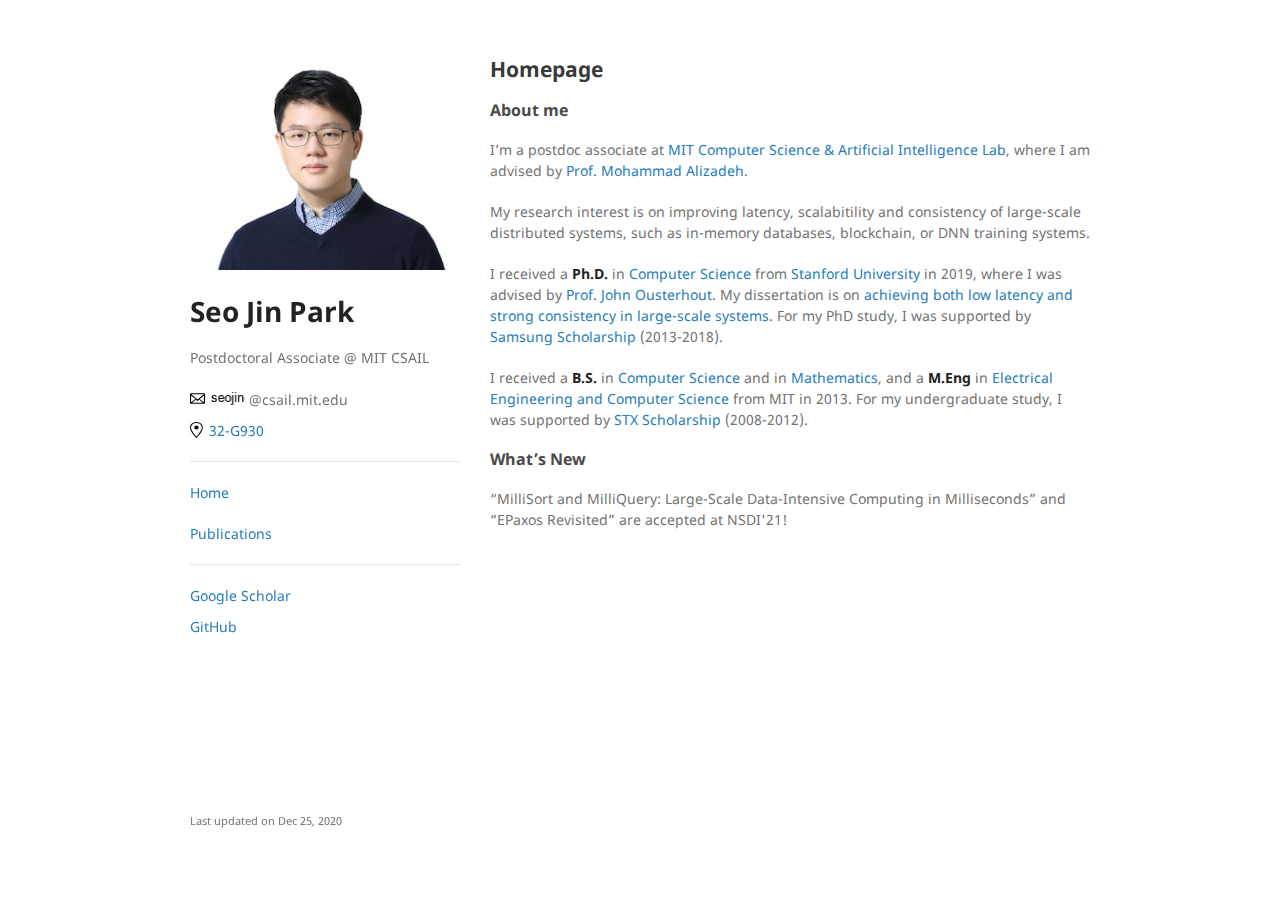
<file: index.html>
<!DOCTYPE html>
<html lang="en">
  <head>
	<meta name="generator" content="Hugo 0.79.1" />
    <meta charset="UTF-8">
    <meta http-equiv="X-UA-Compatible" content="IE=edge">
    <meta name="viewport" content="width=device-width, initial-scale=1">
    <title>Seo Jin Park | Homepage</title>
    <link rel="stylesheet" href="./css/style.css">
    
	
	
	<script async src="https://www.googletagmanager.com/gtag/js?id=UA-67505840-1"></script>
	<script>
	  window.dataLayer = window.dataLayer || [];
	  function gtag(){dataLayer.push(arguments);}
	  gtag('js', new Date());

	  gtag('config', 'UA-67505840-1');
	</script>
  </head>
  <body>
    <div class="wrapper">
      <header>
		
        
			<img src="./picture_web_short.jpg" alt="Logo" />
			&nbsp;
        
		
		
        <h1>Seo Jin Park</h1>

        
        <p>Postdoctoral Associate @ MIT CSAIL</p>
        
		
        <div class="compact-sidebar">
		
        <p>
          <img src="./icons/mail-symbol.svg" class="octicons">
			<img src="./contacts_email.png" class="octicons"> @csail.mit.edu
        </p>
		

        
        <p>
          <img src="./icons/location-symbol.svg" class="octicons">
          <a href="https://www.csail.mit.edu/sites/default/files/resources/maps/9G/G930.gif" target="_blank">
              32-G930
          </a>
        </p>
        

        </div>
		
		<hr/>
        <p><a href="./">Home</a></p>

<p><a href="./publications/">Publications</a></p>

<hr/>
<div class="compact-sidebar">
<p><a href="https://scholar.google.com/citations?user=8hwtweIAAAAJ" target="_blank">Google Scholar</a></p>
<p><a href="https://github.com/seojinpark" target="_blank">GitHub</a></p>

</div>
 
      </header>

<section>
    <h2 id="homepage">Homepage</h2>
<h3 id="about-me">About me</h3>
<p>I&rsquo;m a postdoc associate at <a href="https://www.csail.mit.edu">MIT Computer Science &amp; Artificial Intelligence Lab</a>, where I am advised by <a href="https://people.csail.mit.edu/alizadeh/">Prof. Mohammad Alizadeh</a>.</p>
<p>My research interest is on improving latency, scalabitility and consistency of large-scale distributed systems, such as in-memory databases, blockchain, or DNN training systems.</p>
<p>I received a <strong>Ph.D.</strong> in <a href="https://cs.stanford.edu">Computer Science</a> from <a href="http://www.stanford.edu/">Stanford University</a> in 2019, where I was advised by <a href="http://www.stanford.edu/~ouster/">Prof. John Ousterhout</a>. My dissertation is on <a href="https://searchworks.stanford.edu/view/13378579">achieving both low latency and strong consistency in large-scale systems</a>. For my PhD study, I was supported by <a href="https://www.ssscholarship.com/community/HomeEn.screen">Samsung Scholarship</a> (2013-2018).</p>
<p>I received a <strong>B.S.</strong> in <a href="http://www.eecs.mit.edu/">Computer Science</a> and in <a href="https://math.mit.edu/">Mathematics</a>, and a <strong>M.Eng</strong> in <a href="http://www.eecs.mit.edu/">Electrical Engineering and Computer Science</a> from MIT in 2013. For my undergraduate study, I was supported by <a href="http://www.stxfoundation.or.kr/index/#n">STX Scholarship</a> (2008-2012).</p>
<h3 id="whats-new">What&rsquo;s New</h3>
<p>&ldquo;MilliSort and MilliQuery: Large-Scale Data-Intensive Computing in Milliseconds&rdquo; and &ldquo;EPaxos Revisited&rdquo; are accepted at NSDI'21!</p>

</section>
<footer>
    <p><small>Last updated on Dec 25, 2020</small></p>
</footer>
</div>
<script src="./js/scale.fix.js"></script>
<script data-goatcounter="https://seojin.goatcounter.com/count"
        async src="//gc.zgo.at/count.js"></script>
</body>
</html>
</file>
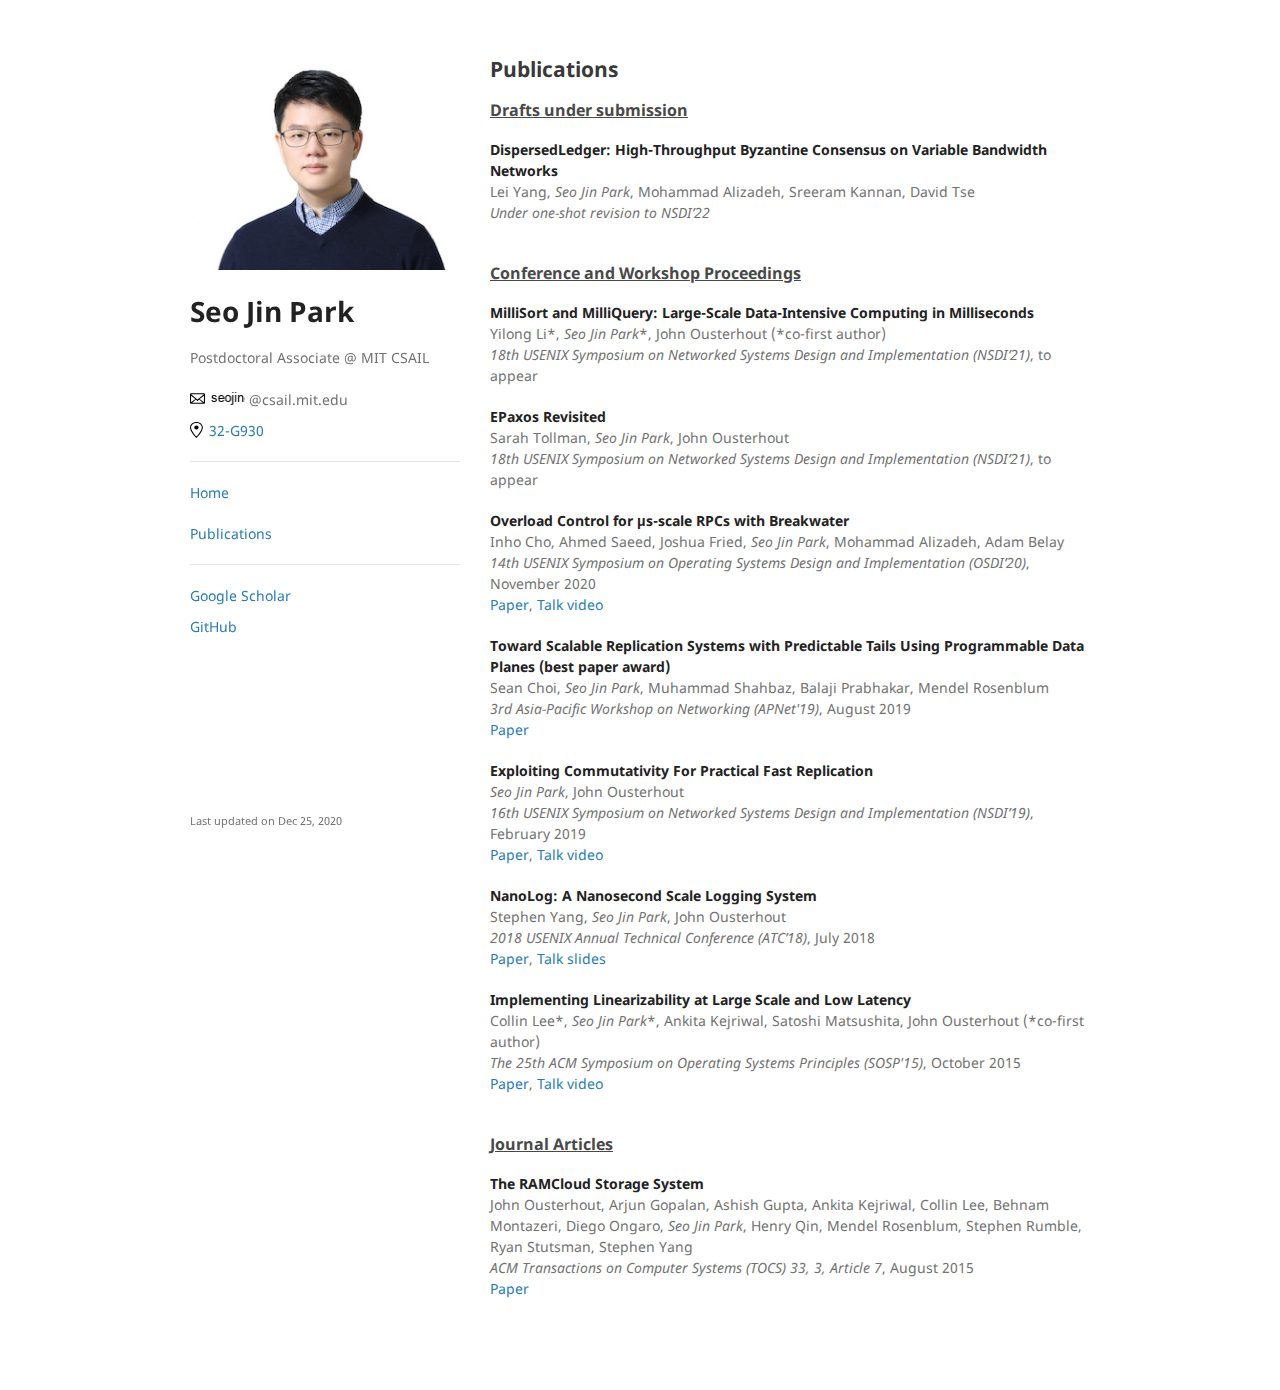
<file: publications/index.html>
<!DOCTYPE html>
<html lang="en">
  <head>
    <meta charset="UTF-8">
    <meta http-equiv="X-UA-Compatible" content="IE=edge">
    <meta name="viewport" content="width=device-width, initial-scale=1">
    <title>Seo Jin Park | Publications</title>
    <link rel="stylesheet" href="../css/style.css">
    
	
	
	<script async src="https://www.googletagmanager.com/gtag/js?id=UA-67505840-1"></script>
	<script>
	  window.dataLayer = window.dataLayer || [];
	  function gtag(){dataLayer.push(arguments);}
	  gtag('js', new Date());

	  gtag('config', 'UA-67505840-1');
	</script>
  </head>
  <body>
    <div class="wrapper">
      <header>
		
        
			<img src="../picture_web_short.jpg" alt="Logo" />
			&nbsp;
        
		
		
        <h1>Seo Jin Park</h1>

        
        <p>Postdoctoral Associate @ MIT CSAIL</p>
        
		
        <div class="compact-sidebar">
		
        <p>
          <img src="../icons/mail-symbol.svg" class="octicons">
			<img src="../contacts_email.png" class="octicons"> @csail.mit.edu
        </p>
		

        
        <p>
          <img src="../icons/location-symbol.svg" class="octicons">
          <a href="https://www.csail.mit.edu/sites/default/files/resources/maps/9G/G930.gif" target="_blank">
              32-G930
          </a>
        </p>
        

        </div>
		
		<hr/>
        <p><a href="../">Home</a></p>

<p><a href="../publications/">Publications</a></p>

<hr/>
<div class="compact-sidebar">
<p><a href="https://scholar.google.com/citations?user=8hwtweIAAAAJ" target="_blank">Google Scholar</a></p>
<p><a href="https://github.com/seojinpark" target="_blank">GitHub</a></p>

</div>
 
      </header>

<section>
    <h2 id="publications">Publications</h2>

    
    
    <h3><u>Drafts under submission</u></h3>
    
    <p>
        <strong>DispersedLedger: High-Throughput Byzantine Consensus on Variable Bandwidth Networks</strong><br>
        Lei Yang, <em>Seo Jin Park</em>, Mohammad Alizadeh, Sreeram Kannan, David Tse<br>
        <em>Under one-shot revision to NSDI’22</em>
        
        
    </p>
    
    
	
	<br />
    
    <h3><u>Conference and Workshop Proceedings</u></h3>
    
    <p>
        <strong>MilliSort and MilliQuery: Large-Scale Data-Intensive Computing in Milliseconds</strong><br>
        Yilong Li*, <em>Seo Jin Park</em>*, John Ousterhout (*co-first author)<br>
        <em>18th USENIX Symposium on Networked Systems Design and Implementation (NSDI’21)</em>, to appear
        
        
    </p>
    
    <p>
        <strong>EPaxos Revisited</strong><br>
        Sarah Tollman, <em>Seo Jin Park</em>, John Ousterhout<br>
        <em>18th USENIX Symposium on Networked Systems Design and Implementation (NSDI’21)</em>, to appear
        
        
    </p>
    
    <p>
        <strong>Overload Control for μs-scale RPCs with Breakwater</strong><br>
        Inho Cho, Ahmed Saeed, Joshua Fried, <em>Seo Jin Park</em>, Mohammad Alizadeh, Adam Belay<br>
        <em>14th USENIX Symposium on Operating Systems Design and Implementation (OSDI’20)</em>, November 2020
        
        
        <br><a href="https://www.usenix.org/conference/osdi20/presentation/cho" target="blank">Paper</a>, <a href="https://youtu.be/-sXsEfnn5vA" target="blank">Talk video</a>
        
    </p>
    
    <p>
        <strong>Toward Scalable Replication Systems with Predictable Tails Using Programmable Data Planes (best paper award)</strong><br>
        Sean Choi, <em>Seo Jin Park</em>, Muhammad Shahbaz, Balaji Prabhakar, Mendel Rosenblum<br>
        <em>3rd Asia-Pacific Workshop on Networking (APNet&#39;19)</em>, August 2019
        
        
        <br><a href="https://dl.acm.org/citation.cfm?id=3343181" target="blank">Paper</a>
        
    </p>
    
    <p>
        <strong>Exploiting Commutativity For Practical Fast Replication</strong><br>
        <em>Seo Jin Park</em>, John Ousterhout<br>
        <em>16th USENIX Symposium on Networked Systems Design and Implementation (NSDI’19)</em>, February 2019
        
        
        <br><a href="https://www.usenix.org/conference/nsdi19/presentation/park" target="blank">Paper</a>, <a href="https://youtu.be/pPz3FBFnE7Y" target="blank">Talk video</a>
        
    </p>
    
    <p>
        <strong>NanoLog: A Nanosecond Scale Logging System</strong><br>
        Stephen Yang, <em>Seo Jin Park</em>, John Ousterhout<br>
        <em>2018 USENIX Annual Technical Conference (ATC’18)</em>, July 2018
        
        
        <br><a href="https://www.usenix.org/conference/atc18/presentation/yang-stephen" target="blank">Paper</a>, <a href="https://www.usenix.org/sites/default/files/conference/protected-files/atc18_slides_yang.pdf" target="blank">Talk slides</a>
        
    </p>
    
    <p>
        <strong>Implementing Linearizability at Large Scale and Low Latency</strong><br>
        Collin Lee*, <em>Seo Jin Park</em>*, Ankita Kejriwal, Satoshi Matsushita, John Ousterhout (*co-first author)<br>
        <em>The 25th ACM Symposium on Operating Systems Principles (SOSP&#39;15)</em>, October 2015
        
        
        <br><a href="http://dl.acm.org/citation.cfm?id=2815400.2815416" target="blank">Paper</a>, <a href="https://youtu.be/MkF2wuHaf04" target="blank">Talk video</a>
        
    </p>
    
    
	
    
    
    
	
	<br />
    
	
    
    <h3><u>Journal Articles</u></h3>
    
    <p>
        <strong>The RAMCloud Storage System</strong><br>
        John Ousterhout, Arjun Gopalan, Ashish Gupta, Ankita Kejriwal, Collin Lee, Behnam Montazeri, Diego Ongaro, <em>Seo Jin Park</em>, Henry Qin, Mendel Rosenblum, Stephen Rumble, Ryan Stutsman, Stephen Yang<br>
        <em>ACM Transactions on Computer Systems (TOCS) 33, 3, Article 7</em>, August 2015
        
        
        <br><a href="https://dl.acm.org/citation.cfm?id=2806887" target="blank">Paper</a>
        
    </p>
    
    
    
    
	
	<br />
    
	
    
    
</section>
<footer>
    <p><small>Last updated on Dec 25, 2020</small></p>
</footer>
</div>
<script src="../js/scale.fix.js"></script>
<script data-goatcounter="https://seojin.goatcounter.com/count"
        async src="//gc.zgo.at/count.js"></script>
</body>
</html>
</file>
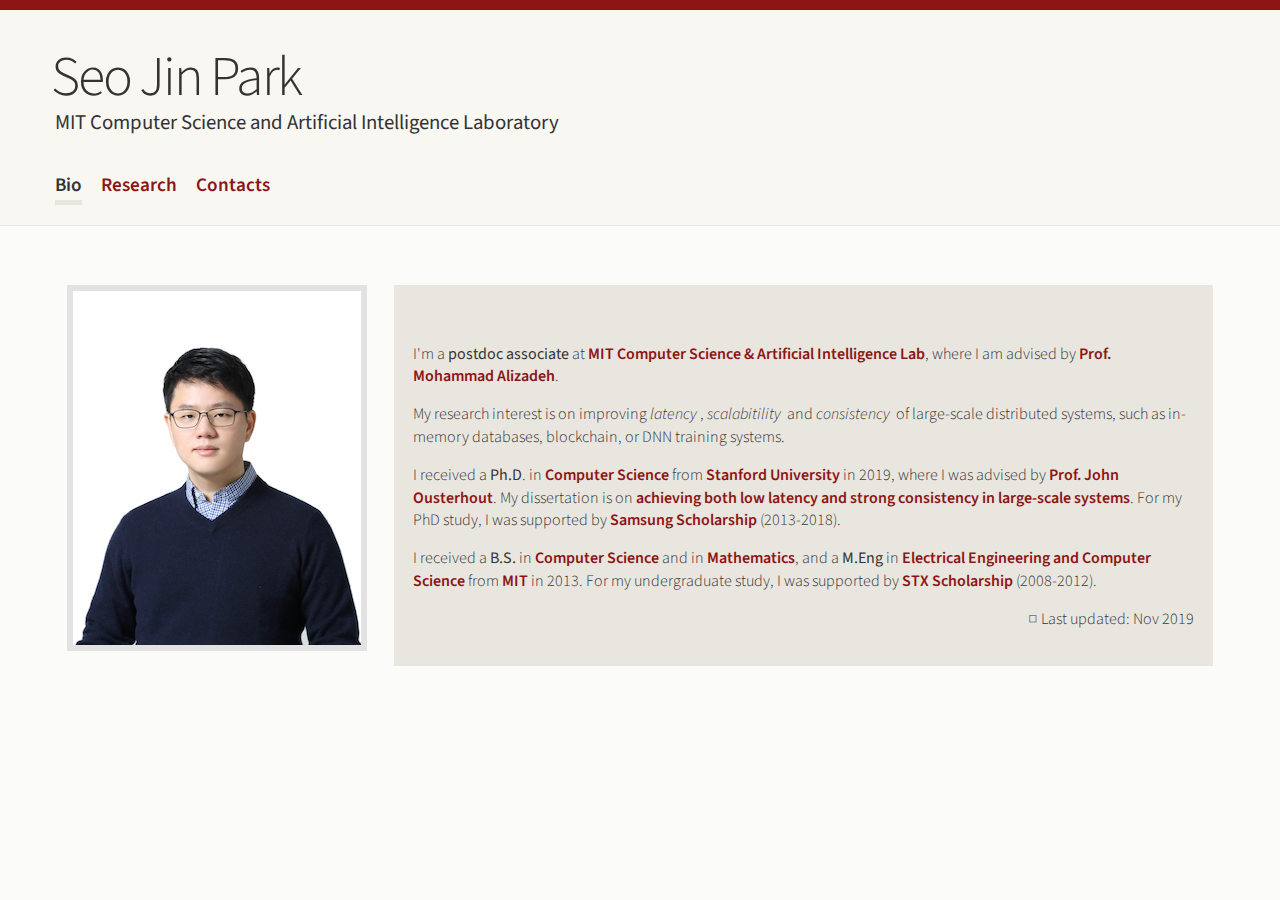
<file: bio.htm>
<!DOCTYPE html>
<html lang="en" dir="ltr" class="js">
<!-- <![endif]-->

<head>
    <meta http-equiv="Content-Type" content="text/html; charset=UTF-8">

    <meta name="Generator" content="Drupal 7 (http://drupal.org)">
    <link rel="canonical" href="bio.htm">
    <!-- <link rel="shortlink" href="https://seojin.people.stanford.edu/node/1">
    <link rel="shortcut icon" href="https://seojin.people.stanford.edu/sites/all/themes/stanford_light/favicon.ico"
        type="image/vnd.microsoft.icon"> -->
    <!-- Set the viewport width to device width for mobile -->
    <meta name="viewport" content="width=device-width, initial-scale=1.0">
    <title>Bio | Seo Jin Park</title>
    <link type="text/css" rel="stylesheet" href="./files/css_xE-rWrJf-fncB6ztZfd2huxqgxu4WO-qwma6Xer30m4.css"
        media="all">
    <link type="text/css" rel="stylesheet" href="./files/css_QJjRsV_moFDL86wrnWjOvRaoFry8t8n9lSWVPBzXcZI.css"
        media="all">
    <link type="text/css" rel="stylesheet" href="./files/css_26kxSyvZjerOSqAkUX3FtGUqVOtSu24j5nXzVnaGZiE.css"
        media="all">
    <link type="text/css" rel="stylesheet" href="./files/css_aftEy30V1MA5q0j5yX38mJ2pFUE0rGSpt2miU9X7iYA.css"
        media="all">
    <link type="text/css" rel="stylesheet" href="./files/css_nGZ0EUi6HATidAf3pITrpLdyTGtTsmfVAzXLpUp2gr4.css"
        media="print">
    <link type="text/css" rel="stylesheet" href="./files/styles-light.css" media="all">
    <link type="text/css" rel="stylesheet" href="./files/fonts-sans.css" media="all">
    <script async="" src="./files/analytics.js"></script>
    <script type="text/javascript" src="./files/js_ZDOaep6HA5A0eriyiN-YaNv7MHsjd-FIuFyilZ2o5cw.js"></script>
    <script type="text/javascript" src="./files/js_g98Ekqvuj1mMaUqTkLdcrMmJymw4aFC5YyzBQBviahY.js"></script>
    <script type="text/javascript" src="./files/js_dWhBODswdXXk1M5Z5nyqNfGljmqwxUwAK9i6D0YSDNs.js"></script>
    <script type="text/javascript" src="./files/js_rsGiM5M1ffe6EhN-RnhM5f3pDyJ8ZAPFJNKpfjtepLk.js"></script>
    <script type="text/javascript">
        (function (i, s, o, g, r, a, m) { i["GoogleAnalyticsObject"] = r; i[r] = i[r] || function () { (i[r].q = i[r].q || []).push(arguments) }, i[r].l = 1 * new Date(); a = s.createElement(o), m = s.getElementsByTagName(o)[0]; a.async = 1; a.src = g; m.parentNode.insertBefore(a, m) })(window, document, "script", "https://www.google-analytics.com/analytics.js", "ga"); ga("create", "UA-67505840-1", { "cookieDomain": "auto" }); ga("set", "anonymizeIp", true); ga("send", "pageview");
    </script>
    <script type="text/javascript" src="./files/js_bMNcqAqOcpVB4VGYw6F9HDONHfb363vwhq0fr67kcxM.js"></script>
    <script type="text/javascript" src="./files/js_WvjfmF60nPhaCWviySrT5DgbMTdaEo70t1cVpD7DM4I.js"></script>
    <script type="text/javascript">
        jQuery.extend(Drupal.settings, { "basePath": "\/", "pathPrefix": "", "ajaxPageState": { "theme": "stanford_light", "theme_token": "lUGbZI-1KGRTi9pANXICyjK-xtln49EUpHygXfxPt3Q", "css": { "modules\/system\/system.base.css": 1, "modules\/system\/system.menus.css": 1, "modules\/system\/system.messages.css": 1, "modules\/system\/system.theme.css": 1, "modules\/comment\/comment.css": 1, "sites\/all\/modules\/contrib\/date\/date_api\/date.css": 1, "modules\/field\/theme\/field.css": 1, "modules\/node\/node.css": 1, "modules\/search\/search.css": 1, "modules\/user\/user.css": 1, "sites\/all\/modules\/contrib\/views\/css\/views.css": 1, "sites\/all\/modules\/contrib\/ctools\/css\/ctools.css": 1, "sites\/all\/themes\/open_framework\/packages\/bootstrap-2.3.1\/css\/bootstrap.min.css": 1, "sites\/all\/themes\/open_framework\/packages\/bootstrap-2.3.1\/css\/bootstrap-responsive.min.css": 1, "sites\/all\/themes\/open_framework\/packages\/font-awesome-3.2.1\/css\/font-awesome.min.css": 1, "sites\/all\/themes\/open_framework\/css\/open_framework.css": 1, "sites\/all\/themes\/stanford_light\/css\/stanford-light.css": 1, "sites\/all\/themes\/open_framework\/css\/open_framework_print.css": 1, "sites\/all\/themes\/stanford_light\/css\/styles-light.css": 1, "sites\/all\/themes\/stanford_light\/css\/fonts-sans.css": 1 }, "js": { "misc\/jquery.js": 1, "sites\/all\/themes\/open_framework\/js\/jquery-migrate-1.2.1.min.js": 1, "misc\/jquery-extend-3.4.0.js": 1, "misc\/jquery.once.js": 1, "misc\/drupal.js": 1, "sites\/all\/modules\/contrib\/google_analytics\/googleanalytics.js": 1, "0": 1, "sites\/all\/themes\/open_framework\/packages\/bootstrap-2.3.1\/js\/bootstrap.min.js": 1, "sites\/all\/themes\/open_framework\/js\/open_framework.js": 1, "sites\/all\/themes\/open_framework\/js\/jquery.placeholder.min.js": 1, "sites\/all\/themes\/open_framework\/js\/override.js": 1, "sites\/all\/themes\/stanford_light\/js\/stanford-light.js": 1 } }, "googleanalytics": { "trackOutbound": 1, "trackMailto": 1, "trackDownload": 1, "trackDownloadExtensions": "7z|aac|arc|arj|asf|asx|avi|bin|csv|doc(x|m)?|dot(x|m)?|exe|flv|gif|gz|gzip|hqx|jar|jpe?g|js|mp(2|3|4|e?g)|mov(ie)?|msi|msp|pdf|phps|png|ppt(x|m)?|pot(x|m)?|pps(x|m)?|ppam|sld(x|m)?|thmx|qtm?|ra(m|r)?|sea|sit|tar|tgz|torrent|txt|wav|wma|wmv|wpd|xls(x|m|b)?|xlt(x|m)|xlam|xml|z|zip" } });
    </script>
    <!--[if IE 7]>
  <link rel="stylesheet" href="/sites/all/themes/open_framework/fontawesome/css/font-awesome-ie7.min.css">
  <![endif]-->
    <!-- IE Fix for HTML5 Tags -->
    <!--[if lt IE 9]>
    <script src="/sites/all/themes/open_framework/js/html5shiv.js"></script>
  <![endif]-->
</head>

<body
    class="html front not-logged-in no-sidebars page-node page-node- page-node-1 node-type-page        red-bar         header-bkg-image header-bkg-text-light">
    <div id="wrap" style="margin-bottom: -90px;">
        <!-- /#skipnav -->
        <!-- /#admin-shortcuts -->
        <div id="header" class="clearfix header" role="banner">
            <div class="container">
                <div class="row">
                    <div class="header-section span12">
                        <!-- /#logo -->
                        <div id="name-and-slogan">
                            <div id="site-name" class="site-name">
                                <a title="Home" rel="home">
                                    Seo Jin Park </a>
                            </div>
                            <div id="site-slogan" class="site-slogan">
                                MIT Computer Science and Artificial Intelligence Laboratory </div>
                        </div>
                        <!-- /#name-and-slogan -->
                    </div>
                    <!-- /#site-login -->
                </div>
            </div>
        </div>
        <!-- /#header -->
        <div id="main-menu" class="clearfix site-main-menu">
            <div class="container">
                <div class="navbar">
                    <div class="navbar-inner">
                        <button class="btn btn-navbar collapsed" data-toggle="collapse" data-target=".nav-collapse">
                            <span class="icon-bar"></span>
                            <span class="icon-bar"></span>
                            <span class="icon-bar"></span>
                        </button>
                        <div class="nav-collapse collapse">
                            <nav id="main-nav" role="navigation">
                                <ul class="menu nav">
                                    <li class="first leaf active-trail active"><a href="bio.htm"
                                            class="active-trail active">Bio</a></li>
                                    <li class="leaf"><a href="research.htm">Research</a></li>
                                    <li class="last leaf"><a href="contacts.htm">Contacts</a></li>
                                </ul> <!-- /#primary-menu -->
                            </nav>
                        </div>
                    </div>
                </div>
            </div>
        </div>
        <!-- /#main-menu -->
        <div id="main" class="clearfix main" role="main">
            <div class="container">
                <div id="main-content" class="row main-content">
                    <div id="content" class="mc-content span12">
                        <div id="content-wrapper" class="content-wrapper">
                            <div id="content-head" class="row-fluid content-head">
                                <h1 class="title" id="page-title">
                                    Bio </h1>
                            </div>
                            <div id="content-body" class="row-fluid content-body">
                                <div class="region region-content clearfix">
                                    <div id="block-system-main" class="clearfix block block-system">
                                        <div class="content">
                                            <article id="node-1" class="node node-page node-promoted clearfix"
                                                about="/bio" typeof="foaf:Document"> <span property="dc:title"
                                                    content="Bio" class="rdf-meta element-hidden"></span>
                                                <div class="content">
                                                    <div
                                                        class="field field-name-body field-type-text-with-summary field-label-hidden">
                                                        <div class="field-items">
                                                            <div class="field-item even" property="content:encoded">
                                                                <div class="postcard-left">
                                                                    <div>
                                                                        <p class="border-simple"><img alt="picture"
                                                                                src="./files/picture_web.jpg">&nbsp;
                                                                            &nbsp;&nbsp;</p>
                                                                    </div>
                                                                    <div>
                                                                        <div class="well">
                                                                            <p>&nbsp;</p>
                                                                            <p><span>I'm a <b>postdoc associate</b>
                                                                                    at&nbsp;</span><a
                                                                                    href="https://www.csail.mit.edu">MIT Computer Science &amp Artificial Intelligence 
                                                                                    Lab</a>, where I am advised
                                                                                by&nbsp;<a
                                                                                    href="https://people.csail.mit.edu/alizadeh/">Prof.
                                                                                    Mohammad Alizadeh</a>. 
                                                                            <p><span>My</span>&nbsp;research interest is on
                                                                                improving <em>latency</em>, <em>scalabitility</em> and
                                                                                <em>consistency</em> of
                                                                                large-scale distributed systems, such as
                                                                                in-memory databases, blockchain, or DNN training systems.
                                                                                </p>

                                                                            <p>I received a <b>Ph.D</b>. in <a
                                                                                    href="https://cs.stanford.edu"
                                                                                    rel="nofollow">Computer
                                                                                    Science</a>&nbsp;from&nbsp;<a
                                                                                    href="http://www.stanford.edu/"
                                                                                    rel="nofollow">Stanford University</a>&nbsp;in 2019,
                                                                                where I was advised
                                                                                by&nbsp;<a
                                                                                    href="http://www.stanford.edu/~ouster/cgi-bin/home.php">Prof.
                                                                                    John Ousterhout</a>. My dissertation is on <a href="https://searchworks.stanford.edu/view/13378579">achieving both low latency and strong consistency in large-scale systems</a>.
                                                                                    For my PhD study, I was supported by <a
                                                                                    href="https://www.ssscholarship.com/community/HomeEn.screen"
                                                                                    rel="nofollow">Samsung
                                                                                    Scholarship</a> (2013-2018).
                                                                            </p>
                                                                            <p>I received a <b>B.S.</b> in <a
                                                                                    href="http://www.eecs.mit.edu/"
                                                                                    rel="nofollow">Computer
                                                                                    Science</a>&nbsp;and in&nbsp;<a
                                                                                    href="https://math.mit.edu/"
                                                                                    rel="nofollow">Mathematics</a>, and
                                                                                a <b>M.Eng</b> in <a
                                                                                    href="http://www.eecs.mit.edu/"
                                                                                    rel="nofollow">Electrical
                                                                                    Engineering and Computer
                                                                                    Science</a>&nbsp;from&nbsp;<a
                                                                                    href="http://www.mit.edu/"
                                                                                    rel="nofollow">MIT</a>&nbsp;in 2013.
                                                                                For my undergraduate study, I was supported by
                                                                                <a href="http://www.stxfoundation.or.kr/index/#n"
                                                                                    rel="nofollow">STX Scholarship</a>
                                                                                (2008-2012).</p>
                                                                            <p align="right">&#9633; Last updated: Nov 2019</p>
                                                                        </div>
                                                                    </div>
                                                                </div>
                                                            </div>
                                                        </div>
                                                    </div>
                                                </div>
                                            </article>
                                        </div>
                                    </div>
                                </div>
                                <!-- /.region -->
                            </div>
                        </div>
                        <!-- /#content-wrap -->
                    </div>
                    <!-- /#content -->
                </div>
            </div>
        </div>
        <!-- /#main, /#main-wrapper -->
        <div id="push"></div>
        <!-- /#push -->
    </div>
    <!-- /#wrap -->



</body>

</html>
</file>
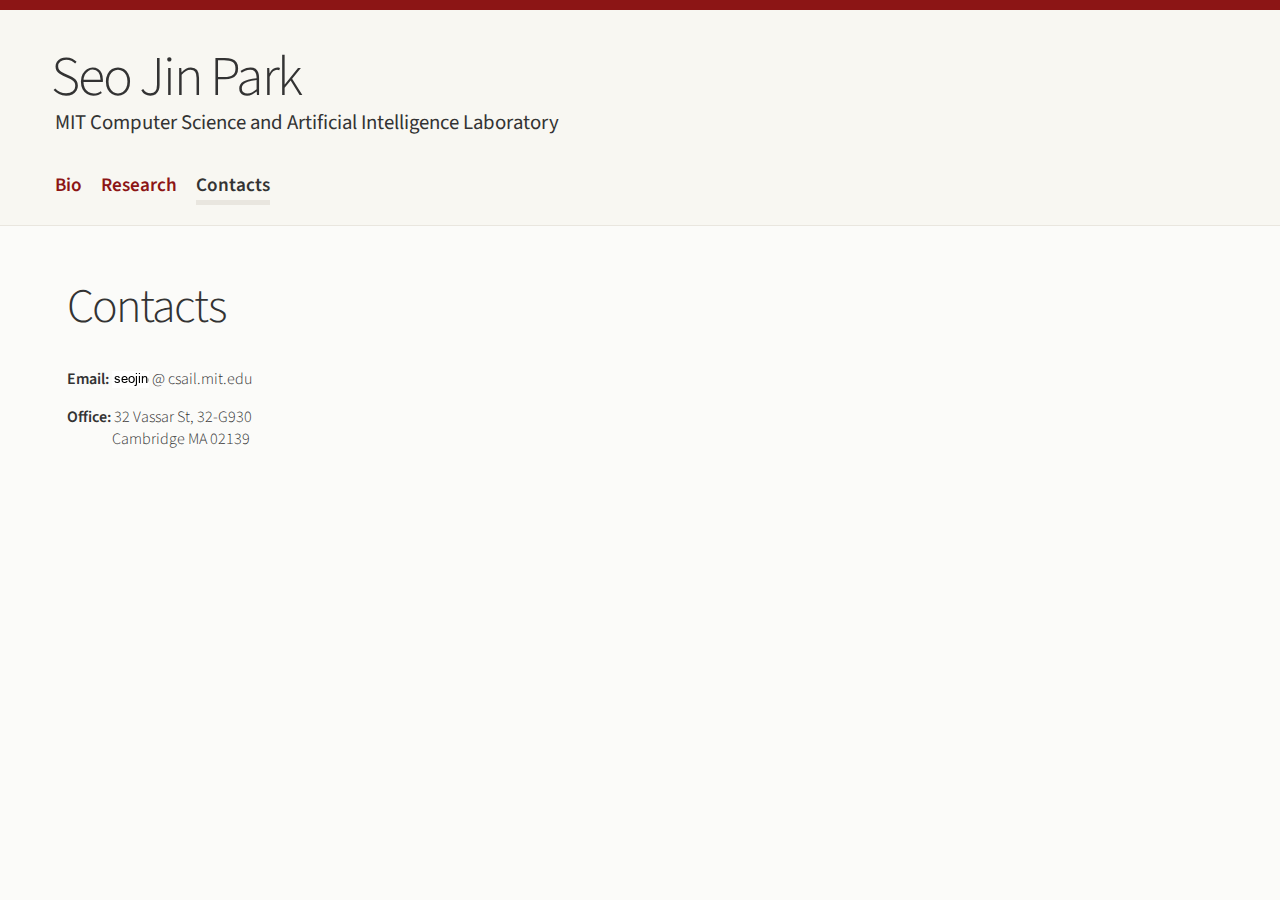
<file: contacts.htm>
<!DOCTYPE html>
<!-- saved from url=(0043)https://seojin.people.stanford.edu/contacts -->
<html lang="en" dir="ltr" class="js">
<!-- <![endif]-->

<head>
    <meta http-equiv="Content-Type" content="text/html; charset=UTF-8">

    <meta name="Generator" content="Drupal 7 (http://drupal.org)">
    <link rel="canonical" href="https://seojin.people.stanford.edu/contacts">
    <link rel="shortlink" href="https://seojin.people.stanford.edu/node/11">
    <link rel="shortcut icon" href="https://seojin.people.stanford.edu/sites/all/themes/stanford_light/favicon.ico"
        type="image/vnd.microsoft.icon">
    <!-- Set the viewport width to device width for mobile -->
    <meta name="viewport" content="width=device-width, initial-scale=1.0">
    <title>Contacts | Seo Jin Park</title>
    <link type="text/css" rel="stylesheet" href="./files/css_xE-rWrJf-fncB6ztZfd2huxqgxu4WO-qwma6Xer30m4.css"
        media="all">
    <link type="text/css" rel="stylesheet" href="./files/css_QJjRsV_moFDL86wrnWjOvRaoFry8t8n9lSWVPBzXcZI.css"
        media="all">
    <link type="text/css" rel="stylesheet" href="./files/css_26kxSyvZjerOSqAkUX3FtGUqVOtSu24j5nXzVnaGZiE.css"
        media="all">
    <link type="text/css" rel="stylesheet" href="./files/css_aftEy30V1MA5q0j5yX38mJ2pFUE0rGSpt2miU9X7iYA.css"
        media="all">
    <link type="text/css" rel="stylesheet" href="./files/css_nGZ0EUi6HATidAf3pITrpLdyTGtTsmfVAzXLpUp2gr4.css"
        media="print">
    <link type="text/css" rel="stylesheet" href="./files/styles-light.css" media="all">
    <link type="text/css" rel="stylesheet" href="./files/fonts-sans.css" media="all">
    <script async="" src="./files/analytics.js"></script>
    <script type="text/javascript" src="./files/js_ZDOaep6HA5A0eriyiN-YaNv7MHsjd-FIuFyilZ2o5cw.js"></script>
    <script type="text/javascript" src="./files/js_g98Ekqvuj1mMaUqTkLdcrMmJymw4aFC5YyzBQBviahY.js"></script>
    <script type="text/javascript" src="./files/js_dWhBODswdXXk1M5Z5nyqNfGljmqwxUwAK9i6D0YSDNs.js"></script>
    <script type="text/javascript" src="./files/js_rsGiM5M1ffe6EhN-RnhM5f3pDyJ8ZAPFJNKpfjtepLk.js"></script>
    <script type="text/javascript">
< !--//-->
    < ![CDATA[//><!--
                (function (i, s, o, g, r, a, m) { i["GoogleAnalyticsObject"] = r; i[r] = i[r] || function () { (i[r].q = i[r].q || []).push(arguments) }, i[r].l = 1 * new Date(); a = s.createElement(o), m = s.getElementsByTagName(o)[0]; a.async = 1; a.src = g; m.parentNode.insertBefore(a, m) })(window, document, "script", "https://www.google-analytics.com/analytics.js", "ga"); ga("create", "UA-67505840-1", { "cookieDomain": "auto" }); ga("set", "anonymizeIp", true); ga("send", "pageview");
//--><!]]>
    </script>
    <script type="text/javascript" src="./files/js_bMNcqAqOcpVB4VGYw6F9HDONHfb363vwhq0fr67kcxM.js"></script>
    <script type="text/javascript" src="./files/js_WvjfmF60nPhaCWviySrT5DgbMTdaEo70t1cVpD7DM4I.js"></script>
    <script type="text/javascript">
< !--//-->
    < ![CDATA[//><!--
                    jQuery.extend(Drupal.settings, { "basePath": "\/", "pathPrefix": "", "ajaxPageState": { "theme": "stanford_light", "theme_token": "8rwm7pwI0b0KX7UXDtRn9lhNBclTCf6nnyBpEAEPVnc", "css": { "modules\/system\/system.base.css": 1, "modules\/system\/system.menus.css": 1, "modules\/system\/system.messages.css": 1, "modules\/system\/system.theme.css": 1, "modules\/comment\/comment.css": 1, "sites\/all\/modules\/contrib\/date\/date_api\/date.css": 1, "modules\/field\/theme\/field.css": 1, "modules\/node\/node.css": 1, "modules\/search\/search.css": 1, "modules\/user\/user.css": 1, "sites\/all\/modules\/contrib\/views\/css\/views.css": 1, "sites\/all\/modules\/contrib\/ctools\/css\/ctools.css": 1, "sites\/all\/themes\/open_framework\/packages\/bootstrap-2.3.1\/css\/bootstrap.min.css": 1, "sites\/all\/themes\/open_framework\/packages\/bootstrap-2.3.1\/css\/bootstrap-responsive.min.css": 1, "sites\/all\/themes\/open_framework\/packages\/font-awesome-3.2.1\/css\/font-awesome.min.css": 1, "sites\/all\/themes\/open_framework\/css\/open_framework.css": 1, "sites\/all\/themes\/stanford_light\/css\/stanford-light.css": 1, "sites\/all\/themes\/open_framework\/css\/open_framework_print.css": 1, "sites\/all\/themes\/stanford_light\/css\/styles-light.css": 1, "sites\/all\/themes\/stanford_light\/css\/fonts-sans.css": 1 }, "js": { "misc\/jquery.js": 1, "sites\/all\/themes\/open_framework\/js\/jquery-migrate-1.2.1.min.js": 1, "misc\/jquery-extend-3.4.0.js": 1, "misc\/jquery.once.js": 1, "misc\/drupal.js": 1, "sites\/all\/modules\/contrib\/google_analytics\/googleanalytics.js": 1, "0": 1, "sites\/all\/themes\/open_framework\/packages\/bootstrap-2.3.1\/js\/bootstrap.min.js": 1, "sites\/all\/themes\/open_framework\/js\/open_framework.js": 1, "sites\/all\/themes\/open_framework\/js\/jquery.placeholder.min.js": 1, "sites\/all\/themes\/open_framework\/js\/override.js": 1, "sites\/all\/themes\/stanford_light\/js\/stanford-light.js": 1 } }, "googleanalytics": { "trackOutbound": 1, "trackMailto": 1, "trackDownload": 1, "trackDownloadExtensions": "7z|aac|arc|arj|asf|asx|avi|bin|csv|doc(x|m)?|dot(x|m)?|exe|flv|gif|gz|gzip|hqx|jar|jpe?g|js|mp(2|3|4|e?g)|mov(ie)?|msi|msp|pdf|phps|png|ppt(x|m)?|pot(x|m)?|pps(x|m)?|ppam|sld(x|m)?|thmx|qtm?|ra(m|r)?|sea|sit|tar|tgz|torrent|txt|wav|wma|wmv|wpd|xls(x|m|b)?|xlt(x|m)|xlam|xml|z|zip" } });
//--><!]]>
    </script>
    <!--[if IE 7]>
  <link rel="stylesheet" href="/sites/all/themes/open_framework/fontawesome/css/font-awesome-ie7.min.css">
  <![endif]-->
    <!-- IE Fix for HTML5 Tags -->
    <!--[if lt IE 9]>
    <script src="/sites/all/themes/open_framework/js/html5shiv.js"></script>
  <![endif]-->
</head>

<body
    class="html not-front not-logged-in no-sidebars page-node page-node- page-node-11 node-type-page        red-bar         header-bkg-image header-bkg-text-light">
    <div id="wrap" style="margin-bottom: -90px;">
        <a href="https://seojin.people.stanford.edu/contacts#content" class="element-invisible element-focusable">
            Skip to content </a>
        <a href="https://seojin.people.stanford.edu/contacts#main-nav" class="element-invisible element-focusable"
            data-target=".nav-collapse" data-toggle="collapse">
            Skip to navigation </a>
        <!-- /#skipnav -->
        <!-- /#admin-shortcuts -->
        <div id="header" class="clearfix header" role="banner">
            <div class="container">
                <div class="row">
                    <div class="header-section span12">
                        <!-- /#logo -->
                        <div id="name-and-slogan">
                            <div id="site-name" class="site-name">
                                <a href="https://seojin.people.stanford.edu/" title="Home" rel="home">
                                    Seo Jin Park </a>
                            </div>
                            <div id="site-slogan" class="site-slogan">
                                MIT Computer Science and Artificial Intelligence Laboratory </div>
                        </div>
                        <!-- /#name-and-slogan -->
                    </div>
                    <!-- /#site-login -->
                </div>
            </div>
        </div>
        <!-- /#header -->
        <div id="main-menu" class="clearfix site-main-menu">
            <div class="container">
                <div class="navbar">
                    <div class="navbar-inner">
                        <button class="btn btn-navbar collapsed" data-toggle="collapse" data-target=".nav-collapse">
                            <span class="icon-bar"></span>
                            <span class="icon-bar"></span>
                            <span class="icon-bar"></span>
                        </button>
                        <div class="nav-collapse collapse">
                            <nav id="main-nav" role="navigation">
                                <ul class="menu nav">
                                    <li class="first leaf"><a href="bio.htm">Bio</a></li>
                                    <li class="leaf"><a href="research.htm">Research</a>
                                    </li>
                                    <li class="last leaf active-trail active"><a
                                            href="contacts.htm"
                                            class="active-trail active">Contacts</a></li>
                                </ul> <!-- /#primary-menu -->
                            </nav>
                        </div>
                    </div>
                </div>
            </div>
        </div>
        <!-- /#main-menu -->
        <div id="main" class="clearfix main" role="main">
            <div class="container">
                <div id="main-content" class="row main-content">
                    <div id="content" class="mc-content span12">
                        <div id="content-wrapper" class="content-wrapper">
                            <div id="content-head" class="row-fluid content-head">
                                <h1 class="title" id="page-title">
                                    Contacts </h1>
                            </div>
                            <div id="content-body" class="row-fluid content-body">
                                <div class="region region-content clearfix">
                                    <div id="block-system-main" class="clearfix block block-system">
                                        <div class="content">
                                            <article id="node-11" class="node node-page node-promoted clearfix"
                                                about="/contacts" typeof="foaf:Document"> <span property="dc:title"
                                                    content="Contacts" class="rdf-meta element-hidden"></span>
                                                <div class="content">
                                                    <div
                                                        class="field field-name-body field-type-text-with-summary field-label-hidden">
                                                        <div class="field-items">
                                                            <div class="field-item even" property="content:encoded">
                                                                <p><strong>Email:</strong>&nbsp;<img alt=""
                                                                        src="./files/contacts_email.png"> @
                                                                    csail.mit.edu</p>
                                                                <p><strong>Office:</strong>&nbsp;32 Vassar St,
                                                                    32-G930<br>
                                                                    &nbsp; &nbsp; &nbsp; &nbsp; &nbsp; &nbsp; &nbsp;
                                                                    &nbsp;Cambridge MA 02139</p>
                                                            </div>
                                                        </div>
                                                    </div>
                                                </div>
                                            </article>
                                        </div>
                                    </div>
                                </div>
                                <!-- /.region -->
                            </div>
                        </div>
                        <!-- /#content-wrap -->
                    </div>
                    <!-- /#content -->
                </div>
            </div>
        </div>
        <!-- /#main, /#main-wrapper -->
        <div id="push"></div>
        <!-- /#push -->
    </div>
    <!-- /#wrap -->



</body>

</html>
</file>
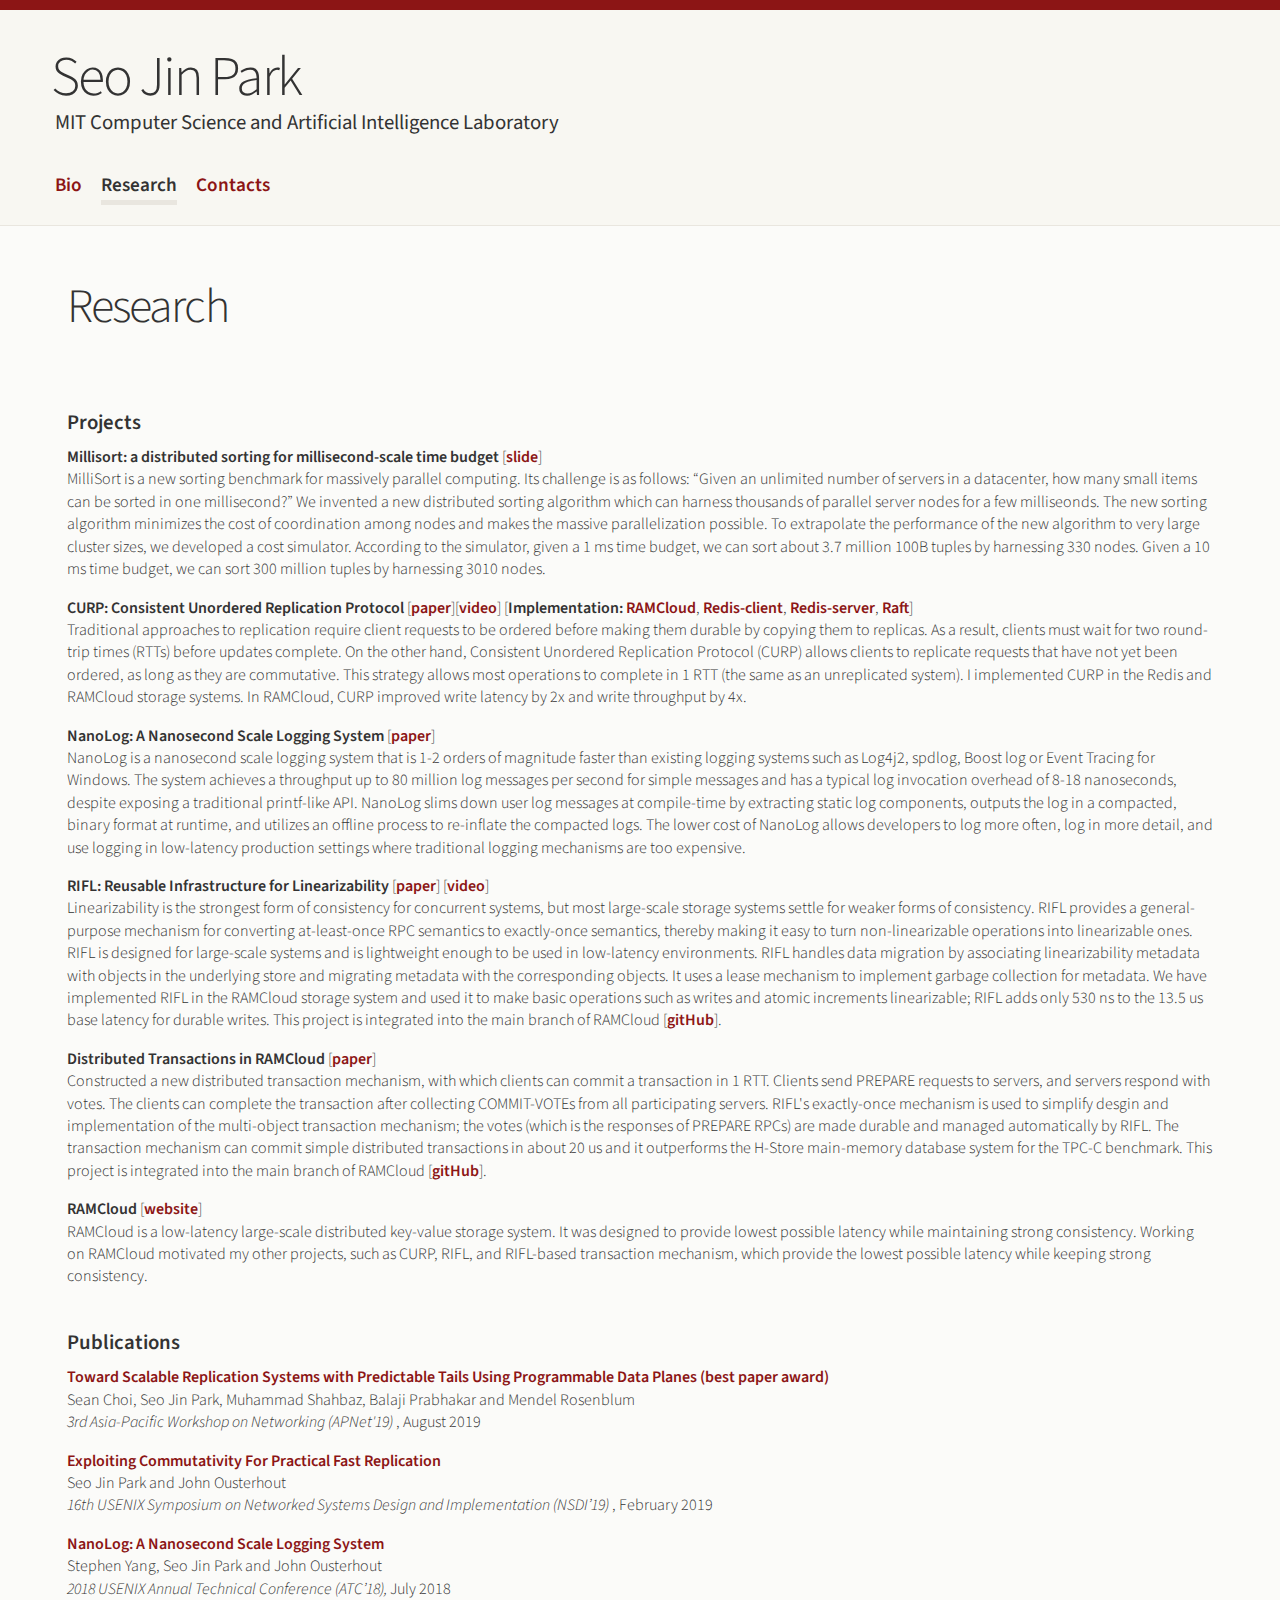
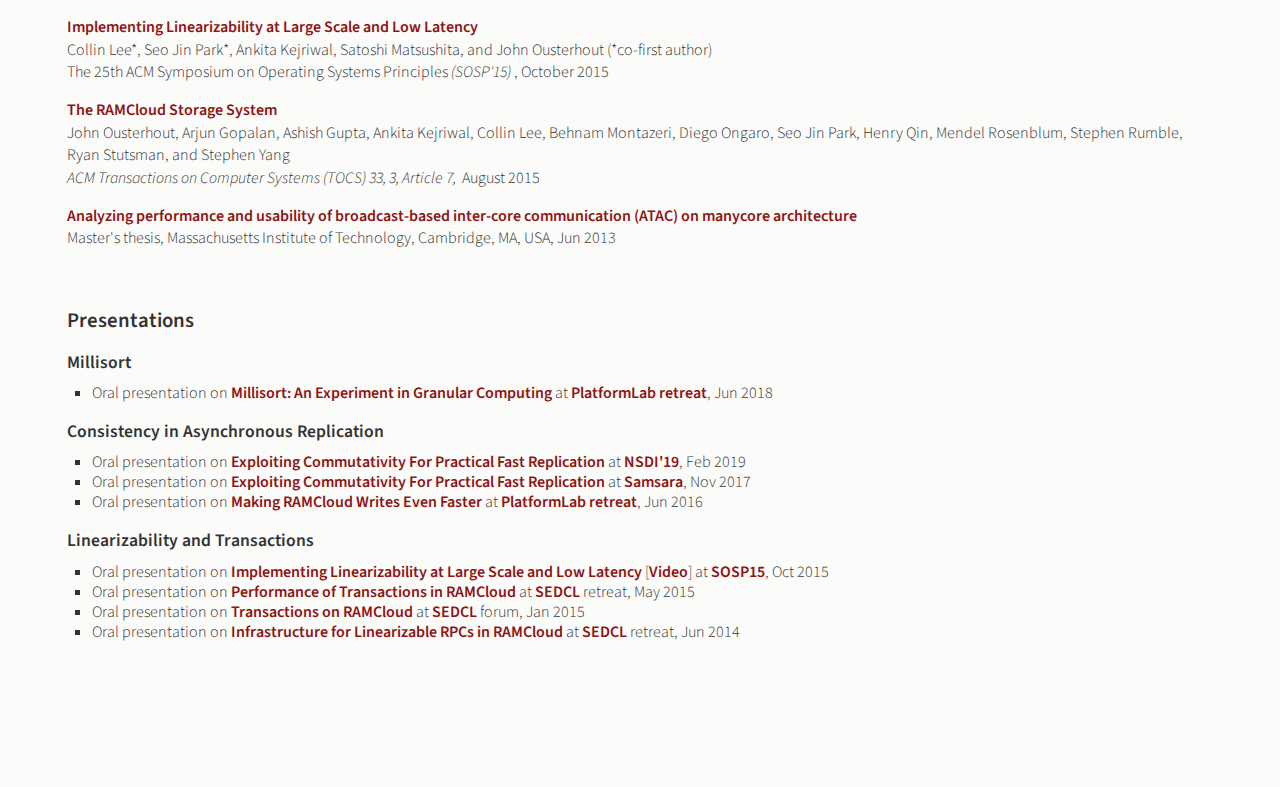
<file: research.htm>
<!DOCTYPE html>
<!-- saved from url=(0043)https://seojin.people.stanford.edu/research -->
<html lang="en" dir="ltr" class="js">
<!-- <![endif]-->

<head>
    <meta http-equiv="Content-Type" content="text/html; charset=UTF-8">

    <meta name="Generator" content="Drupal 7 (http://drupal.org)">
    <link rel="canonical" href="research.htm">
    <!-- <link rel="shortlink" href="https://seojin.people.stanford.edu/node/5">
    <link rel="shortcut icon" href="https://seojin.people.stanford.edu/sites/all/themes/stanford_light/favicon.ico"
        type="image/vnd.microsoft.icon"> -->
    <!-- Set the viewport width to device width for mobile -->
    <meta name="viewport" content="width=device-width, initial-scale=1.0">
    <title>Research | Seo Jin Park</title>
    <link type="text/css" rel="stylesheet" href="./files/css_xE-rWrJf-fncB6ztZfd2huxqgxu4WO-qwma6Xer30m4.css"
        media="all">
    <link type="text/css" rel="stylesheet" href="./files/css_QJjRsV_moFDL86wrnWjOvRaoFry8t8n9lSWVPBzXcZI.css"
        media="all">
    <link type="text/css" rel="stylesheet" href="./files/css_26kxSyvZjerOSqAkUX3FtGUqVOtSu24j5nXzVnaGZiE.css"
        media="all">
    <link type="text/css" rel="stylesheet" href="./files/css_aftEy30V1MA5q0j5yX38mJ2pFUE0rGSpt2miU9X7iYA.css"
        media="all">
    <link type="text/css" rel="stylesheet" href="./files/css_nGZ0EUi6HATidAf3pITrpLdyTGtTsmfVAzXLpUp2gr4.css"
        media="print">
    <link type="text/css" rel="stylesheet" href="./files/styles-light.css" media="all">
    <link type="text/css" rel="stylesheet" href="./files/fonts-sans.css" media="all">
    <script async="" src="./files/analytics.js"></script>
    <script type="text/javascript" src="./files/js_ZDOaep6HA5A0eriyiN-YaNv7MHsjd-FIuFyilZ2o5cw.js"></script>
    <script type="text/javascript" src="./files/js_g98Ekqvuj1mMaUqTkLdcrMmJymw4aFC5YyzBQBviahY.js"></script>
    <script type="text/javascript" src="./files/js_dWhBODswdXXk1M5Z5nyqNfGljmqwxUwAK9i6D0YSDNs.js"></script>
    <script type="text/javascript" src="./files/js_rsGiM5M1ffe6EhN-RnhM5f3pDyJ8ZAPFJNKpfjtepLk.js"></script>
    <script type="text/javascript">
        (function (i, s, o, g, r, a, m) { i["GoogleAnalyticsObject"] = r; i[r] = i[r] || function () { (i[r].q = i[r].q || []).push(arguments) }, i[r].l = 1 * new Date(); a = s.createElement(o), m = s.getElementsByTagName(o)[0]; a.async = 1; a.src = g; m.parentNode.insertBefore(a, m) })(window, document, "script", "https://www.google-analytics.com/analytics.js", "ga"); ga("create", "UA-67505840-1", { "cookieDomain": "auto" }); ga("set", "anonymizeIp", true); ga("send", "pageview");
    </script>
    <script type="text/javascript" src="./files/js_bMNcqAqOcpVB4VGYw6F9HDONHfb363vwhq0fr67kcxM.js"></script>
    <script type="text/javascript" src="./files/js_WvjfmF60nPhaCWviySrT5DgbMTdaEo70t1cVpD7DM4I.js"></script>
    <script type="text/javascript">
                    jQuery.extend(Drupal.settings, { "basePath": "\/", "pathPrefix": "", "ajaxPageState": { "theme": "stanford_light", "theme_token": "GaJamJSHSS2YvuQ85VNLQzvdgJ17J_q4l2s8jzPbt2I", "css": { "modules\/system\/system.base.css": 1, "modules\/system\/system.menus.css": 1, "modules\/system\/system.messages.css": 1, "modules\/system\/system.theme.css": 1, "modules\/comment\/comment.css": 1, "sites\/all\/modules\/contrib\/date\/date_api\/date.css": 1, "modules\/field\/theme\/field.css": 1, "modules\/node\/node.css": 1, "modules\/search\/search.css": 1, "modules\/user\/user.css": 1, "sites\/all\/modules\/contrib\/views\/css\/views.css": 1, "sites\/all\/modules\/contrib\/ctools\/css\/ctools.css": 1, "sites\/all\/themes\/open_framework\/packages\/bootstrap-2.3.1\/css\/bootstrap.min.css": 1, "sites\/all\/themes\/open_framework\/packages\/bootstrap-2.3.1\/css\/bootstrap-responsive.min.css": 1, "sites\/all\/themes\/open_framework\/packages\/font-awesome-3.2.1\/css\/font-awesome.min.css": 1, "sites\/all\/themes\/open_framework\/css\/open_framework.css": 1, "sites\/all\/themes\/stanford_light\/css\/stanford-light.css": 1, "sites\/all\/themes\/open_framework\/css\/open_framework_print.css": 1, "sites\/all\/themes\/stanford_light\/css\/styles-light.css": 1, "sites\/all\/themes\/stanford_light\/css\/fonts-sans.css": 1 }, "js": { "misc\/jquery.js": 1, "sites\/all\/themes\/open_framework\/js\/jquery-migrate-1.2.1.min.js": 1, "misc\/jquery-extend-3.4.0.js": 1, "misc\/jquery.once.js": 1, "misc\/drupal.js": 1, "sites\/all\/modules\/contrib\/google_analytics\/googleanalytics.js": 1, "0": 1, "sites\/all\/themes\/open_framework\/packages\/bootstrap-2.3.1\/js\/bootstrap.min.js": 1, "sites\/all\/themes\/open_framework\/js\/open_framework.js": 1, "sites\/all\/themes\/open_framework\/js\/jquery.placeholder.min.js": 1, "sites\/all\/themes\/open_framework\/js\/override.js": 1, "sites\/all\/themes\/stanford_light\/js\/stanford-light.js": 1 } }, "googleanalytics": { "trackOutbound": 1, "trackMailto": 1, "trackDownload": 1, "trackDownloadExtensions": "7z|aac|arc|arj|asf|asx|avi|bin|csv|doc(x|m)?|dot(x|m)?|exe|flv|gif|gz|gzip|hqx|jar|jpe?g|js|mp(2|3|4|e?g)|mov(ie)?|msi|msp|pdf|phps|png|ppt(x|m)?|pot(x|m)?|pps(x|m)?|ppam|sld(x|m)?|thmx|qtm?|ra(m|r)?|sea|sit|tar|tgz|torrent|txt|wav|wma|wmv|wpd|xls(x|m|b)?|xlt(x|m)|xlam|xml|z|zip" } });
    </script>
    <!--[if IE 7]>
  <link rel="stylesheet" href="/sites/all/themes/open_framework/fontawesome/css/font-awesome-ie7.min.css">
  <![endif]-->
    <!-- IE Fix for HTML5 Tags -->
    <!--[if lt IE 9]>
    <script src="/sites/all/themes/open_framework/js/html5shiv.js"></script>
  <![endif]-->
</head>

<body
    class="html not-front not-logged-in no-sidebars page-node page-node- page-node-5 node-type-page        red-bar         header-bkg-image header-bkg-text-light">
    <div id="wrap">
        <a href="https://seojin.people.stanford.edu/research#content" class="element-invisible element-focusable">
            Skip to content </a>
        <a href="https://seojin.people.stanford.edu/research#main-nav" class="element-invisible element-focusable"
            data-target=".nav-collapse" data-toggle="collapse">
            Skip to navigation </a>
        <!-- /#skipnav -->
        <!-- /#admin-shortcuts -->
        <div id="header" class="clearfix header" role="banner">
            <div class="container">
                <div class="row">
                    <div class="header-section span12">
                        <!-- /#logo -->
                        <div id="name-and-slogan">
                            <div id="site-name" class="site-name">
                                <a href="https://seojin.people.stanford.edu/" title="Home" rel="home">
                                    Seo Jin Park </a>
                            </div>
                            <div id="site-slogan" class="site-slogan">
                                MIT Computer Science and Artificial Intelligence Laboratory </div>
                        </div>
                        <!-- /#name-and-slogan -->
                    </div>
                    <!-- /#site-login -->
                </div>
            </div>
        </div>
        <!-- /#header -->
        <div id="main-menu" class="clearfix site-main-menu">
            <div class="container">
                <div class="navbar">
                    <div class="navbar-inner">
                        <button class="btn btn-navbar collapsed" data-toggle="collapse" data-target=".nav-collapse">
                            <span class="icon-bar"></span>
                            <span class="icon-bar"></span>
                            <span class="icon-bar"></span>
                        </button>
                        <div class="nav-collapse collapse">
                            <nav id="main-nav" role="navigation">
                                <ul class="menu nav">
                                    <li class="first leaf"><a href="bio.htm">Bio</a></li>
                                    <li class="leaf active-trail active"><a
                                            href="research.htm"
                                            class="active-trail active">Research</a></li>
                                    <li class="last leaf"><a
                                            href="contacts.htm">Contacts</a></li>
                                </ul> <!-- /#primary-menu -->
                            </nav>
                        </div>
                    </div>
                </div>
            </div>
        </div>
        <!-- /#main-menu -->
        <div id="main" class="clearfix main" role="main">
            <div class="container">
                <div id="main-content" class="row main-content">
                    <div id="content" class="mc-content span12">
                        <div id="content-wrapper" class="content-wrapper">
                            <div id="content-head" class="row-fluid content-head">
                                <h1 class="title" id="page-title">
                                    Research </h1>
                            </div>
                            <div id="content-body" class="row-fluid content-body">
                                <div class="region region-content clearfix">
                                    <div id="block-system-main" class="clearfix block block-system">
                                        <div class="content">
                                            <article id="node-5" class="node node-page node-promoted clearfix"
                                                about="/research" typeof="foaf:Document"> <span property="dc:title"
                                                    content="Research" class="rdf-meta element-hidden"></span>
                                                <div class="content">
                                                    <div
                                                        class="field field-name-body field-type-text-with-summary field-label-hidden">
                                                        <div class="field-items">
                                                            <div class="field-item even" property="content:encoded">
                                                                <p>&nbsp;</p>
                                                                <h3>Projects</h3>
                                                                <p><strong>Millisort: a distributed sorting for
                                                                        millisecond-scale time budget</strong>&nbsp;[<a
                                                                        href="talk/millisort-PLretreat18.pdf">slide</a>]<br>
                                                                    MilliSort is a new sorting benchmark for massively
                                                                    parallel computing. Its challenge is as follows:
                                                                    “Given an unlimited number of servers in a
                                                                    datacenter, how many small items can be sorted in
                                                                    one millisecond?” We invented a new distributed
                                                                    sorting algorithm which can harness thousands of
                                                                    parallel server nodes for a few milliseonds. The new
                                                                    sorting algorithm minimizes the cost of coordination
                                                                    among nodes and makes the massive parallelization
                                                                    possible. To extrapolate the performance of the new
                                                                    algorithm to very large cluster sizes, we developed
                                                                    a cost simulator. According to the simulator, given
                                                                    a 1 ms time budget, we can sort about 3.7 million
                                                                    100B tuples by harnessing 330 nodes. Given a 10 ms
                                                                    time budget, we can sort 300 million tuples by
                                                                    harnessing 3010 nodes.</p>
                                                                <p><strong>CURP: Consistent Unordered Replication
                                                                        Protocol</strong><strong>&nbsp;</strong>[<a
                                                                        href="https://www.usenix.org/conference/nsdi19/presentation/park"
                                                                        rel="nofollow">paper</a>][<a
                                                                        href="https://youtu.be/pPz3FBFnE7Y"
                                                                        rel="nofollow">video</a>]
                                                                    [<strong>Implementation:</strong> <a
                                                                        href="https://github.com/PlatformLab/RAMCloud/tree/witnessBenchmark"
                                                                        rel="nofollow">RAMCloud</a>, <a
                                                                        href="http://github.com/seojinpark/redis-cplusplus-client"
                                                                        rel="nofollow">Redis-</a><a
                                                                        href="https://github.com/seojinpark/redis-cplusplus-client"
                                                                        rel="nofollow">client</a>, <a
                                                                        href="http://github.com/PlatformLab/consistentRedis"
                                                                        rel="nofollow">Redis-</a><a
                                                                        href="https://github.com/PlatformLab/consistentRedis"
                                                                        rel="nofollow">server</a>, <a
                                                                        href="https://github.com/PlatformLab/RaftFlyer"
                                                                        rel="nofollow">Raft</a>]<br>
                                                                    Traditional approaches to replication require client
                                                                    requests to be ordered before making them durable by
                                                                    copying them to replicas. As a result, clients must
                                                                    wait for two round-trip times (RTTs) before updates
                                                                    complete. On the other hand, Consistent Unordered
                                                                    Replication Protocol (CURP) allows clients to
                                                                    replicate requests that have not yet been ordered,
                                                                    as long as they are commutative. This strategy
                                                                    allows most operations to complete in 1 RTT (the
                                                                    same as an unreplicated system). I implemented CURP
                                                                    in the Redis and RAMCloud storage systems. In
                                                                    RAMCloud, CURP improved write latency by 2x and
                                                                    write throughput by 4x.</p>
                                                                <p><strong>NanoLog: A Nanosecond Scale Logging
                                                                        System</strong>&nbsp;[<a
                                                                        href="https://www.usenix.org/conference/atc18/presentation/yang-stephen"
                                                                        rel="nofollow">paper</a>]<br>
                                                                    NanoLog is a nanosecond scale logging system that is
                                                                    1-2 orders of magnitude faster than existing logging
                                                                    systems such as Log4j2, spdlog, Boost log or Event
                                                                    Tracing for Windows. The system achieves a
                                                                    throughput up to 80 million log messages per second
                                                                    for simple messages and has a typical log invocation
                                                                    overhead of 8-18 nanoseconds, despite exposing a
                                                                    traditional printf-like API. NanoLog slims down user
                                                                    log messages at compile-time by extracting static
                                                                    log components, outputs the log in a compacted,
                                                                    binary format at runtime, and utilizes an offline
                                                                    process to re-inflate the compacted logs. The lower
                                                                    cost of NanoLog allows developers to log more often,
                                                                    log in more detail, and use logging in low-latency
                                                                    production settings where traditional logging
                                                                    mechanisms are too expensive.</p>
                                                                <p><strong>RIFL: Reusable Infrastructure for
                                                                        Linearizability</strong> [<a
                                                                        href="http://dl.acm.org/citation.cfm?id=2815400.2815416&amp;coll=DL&amp;dl=ACM&amp;CFID=720611488&amp;CFTOKEN=24025386"
                                                                        rel="nofollow">paper</a>] [<a
                                                                        href="https://www.youtube.com/watch?v=MkF2wuHaf04&amp;feature=youtu.be"
                                                                        rel="nofollow">video</a>]<br>
                                                                    Linearizability is the strongest form of consistency
                                                                    for concurrent systems, but most large-scale storage
                                                                    systems settle for weaker forms of consistency. RIFL
                                                                    provides a general-purpose mechanism for converting
                                                                    at-least-once RPC semantics to exactly-once
                                                                    semantics, thereby making it easy to turn
                                                                    non-linearizable operations into linearizable ones.
                                                                    RIFL is designed for large-scale systems and is
                                                                    lightweight enough to be used in low-latency
                                                                    environments. RIFL handles data migration by
                                                                    associating linearizability metadata with objects in
                                                                    the underlying store and migrating metadata with the
                                                                    corresponding objects. It uses a lease mechanism to
                                                                    implement garbage collection for metadata. We have
                                                                    implemented RIFL in the RAMCloud storage system and
                                                                    used it to make basic operations such as writes and
                                                                    atomic increments linearizable; RIFL adds only 530
                                                                    ns to the 13.5 us base latency for durable writes.
                                                                    This project is integrated into the main branch of
                                                                    RAMCloud [<a
                                                                        href="https://github.com/PlatformLab/RAMCloud"
                                                                        rel="nofollow">gitHub</a>].</p>
                                                                <p><strong>Distributed Transactions in RAMCloud</strong>
                                                                    [<a href="http://dl.acm.org/citation.cfm?id=2815400.2815416&amp;coll=DL&amp;dl=ACM&amp;CFID=720611488&amp;CFTOKEN=24025386"
                                                                        rel="nofollow">paper</a>]<br>
                                                                    Constructed a new distributed transaction mechanism,
                                                                    with which clients can commit a transaction in 1
                                                                    RTT. Clients send PREPARE requests to servers, and
                                                                    servers respond with votes. The clients can complete
                                                                    the transaction after collecting COMMIT-VOTEs from
                                                                    all participating servers. RIFL's exactly-once
                                                                    mechanism is used to simplify desgin and
                                                                    implementation of the multi-object transaction
                                                                    mechanism; the votes (which is the responses of
                                                                    PREPARE RPCs) are made durable and managed
                                                                    automatically by RIFL. The transaction mechanism can
                                                                    commit simple distributed transactions in about 20
                                                                    us and it outperforms the H-Store main-memory
                                                                    database system for the TPC-C benchmark. This
                                                                    project is integrated into the main branch of
                                                                    RAMCloud [<a
                                                                        href="https://github.com/PlatformLab/RAMCloud"
                                                                        rel="nofollow">gitHub</a>].</p>
                                                                <div><strong>RAMCloud</strong> [<a
                                                                        href="https://ramcloud.atlassian.net/wiki/spaces/RAM/overview"
                                                                        rel="nofollow">website</a>]<br>
                                                                    RAMCloud is a low-latency large-scale distributed
                                                                    key-value storage system. It was designed to provide
                                                                    lowest possible latency while maintaining strong
                                                                    consistency. Working on RAMCloud motivated my other
                                                                    projects, such as CURP, RIFL, and RIFL-based
                                                                    transaction mechanism, which provide the lowest
                                                                    possible latency while keeping strong consistency.
                                                                </div>
                                                                <p>&nbsp;</p>
                                                                <h3>Publications</h3>
                                                                <p><a href="https://dl.acm.org/citation.cfm?id=3343181"
                                                                        rel="nofollow">Toward Scalable Replication Systems with Predictable Tails Using Programmable Data Planes (best paper award)</a><br>
                                                                        Sean Choi, Seo Jin Park, Muhammad Shahbaz, Balaji Prabhakar and Mendel Rosenblum<br>
                                                                        <em>3rd Asia-Pacific Workshop on Networking (APNet'19)</em>, August 2019</p>
                                                                <p><a href="https://www.usenix.org/conference/nsdi19/presentation/park"
                                                                        rel="nofollow">Exploiting Commutativity For
                                                                        Practical Fast Replication</a><br>
                                                                    Seo Jin Park and John Ousterhout<br><em>16th USENIX
                                                                        Symposium on Networked Systems Design and
                                                                        Implementation (NSDI’19)</em>, February 2019</p>
                                                                <p><a href="https://www.usenix.org/conference/atc18/presentation/yang-stephen"
                                                                        rel="nofollow">NanoLog: A Nanosecond Scale
                                                                        Logging System</a><br>
                                                                    Stephen Yang, Seo Jin Park and John
                                                                    Ousterhout<br><i>2018 USENIX Annual Technical
                                                                        Conference (ATC’18), </i>July 2018</p>
                                                                <p><a href="http://dl.acm.org/citation.cfm?id=2815400.2815416&amp;coll=DL&amp;dl=ACM&amp;CFID=720611488&amp;CFTOKEN=24025386"
                                                                        rel="nofollow">Implementing Linearizability at
                                                                        Large Scale and Low Latency</a><br>
                                                                    Collin Lee*, Seo Jin Park*, Ankita Kejriwal, Satoshi
                                                                    Matsushita, and John Ousterhout (*co-first
                                                                    author)<br><span>The 25th ACM Symposium on Operating
                                                                        Systems
                                                                        Principles&nbsp;</span><em>(SOSP'15)</em>,
                                                                    October 2015</p>
                                                                <p><a href="http://dl.acm.org/citation.cfm?id=2806887"
                                                                        rel="nofollow">The RAMCloud Storage
                                                                        System</a><br>
                                                                    John Ousterhout, Arjun Gopalan, Ashish Gupta, Ankita
                                                                    Kejriwal, Collin Lee, Behnam Montazeri, Diego
                                                                    Ongaro, Seo Jin Park, Henry Qin, Mendel Rosenblum,
                                                                    Stephen Rumble, Ryan Stutsman, and Stephen
                                                                    Yang<br><em>ACM Transactions on Computer Systems
                                                                        (TOCS) 33, 3, Article 7,</em>&nbsp;August 2015
                                                                </p>
                                                                <p><a href="http://hdl.handle.net/1721.1/85219"
                                                                        rel="nofollow">Analyzing performance and
                                                                        usability of broadcast-based inter-core
                                                                        communication (ATAC) on manycore
                                                                        architecture</a><br>
                                                                    Master's thesis, Massachusetts Institute of
                                                                    Technology, Cambridge, MA, USA, Jun 2013</p>
                                                                <p>&nbsp;</p>
                                                                <h3>Presentations</h3>
                                                                <h4>Millisort</h4>
                                                                <ul>
                                                                    <li>
                                                                        <p><span>Oral presentation on&nbsp;</span><a
                                                                                href="talk/millisort-PLretreat18.pdf">Millisort:
                                                                                An Experiment in Granular Computing</a>
                                                                            at <a
                                                                                href="https://platformlab.stanford.edu/events-retreats.php">PlatformLab
                                                                                retreat</a>, Jun 2018</p>
                                                                    </li>
                                                                </ul>
                                                                <h4>Consistency in Asynchronous Replication</h4>
                                                                <ul>
                                                                    <li><span>Oral presentation on <a
                                                                                href="http://youtu.be/pPz3FBFnE7Y"
                                                                                rel="nofollow">Exploiting Commutativity
                                                                                For Practical Fast Replication</a> at <a
                                                                                href="https://www.usenix.org/conference/nsdi19"
                                                                                rel="nofollow">NSDI'19</a>, Feb
                                                                            2019</span></li>
                                                                    <li><span><span>Oral presentation on</span>&nbsp;<a
                                                                                href="talk/CURP-samsara.pdf">Exploiting
                                                                                Commutativity For Practical Fast
                                                                                Replication</a></span><span>&nbsp;at <a
                                                                                href="https://www.samsara.com/"
                                                                                rel="nofollow">Samsara</a></span><span>,
                                                                            Nov 2017</span></li>
                                                                    <li><span>Oral presentation on&nbsp;<a
                                                                                href="talk/PlatformRetreat16.pdf">Making
                                                                                RAMCloud Writes Even
                                                                                Faster</a></span><span>&nbsp;at&nbsp;</span><a
                                                                            href="http://platformlab.stanford.edu/events-retreats.html"><span>PlatformLab&nbsp;r</span><span>etreat</span></a><span>,
                                                                            Jun 2016</span></li>
                                                                </ul>
                                                                <h4>Linearizability and Transactions</h4>
                                                                <ul>
                                                                    <li><span>Oral presentation on <a
                                                                                href="https://ramcloud.atlassian.net/wiki/download/attachments/6848659/SOSP15_seojin.pdf?version=1&amp;modificationDate=1444551617830&amp;api=v2"
                                                                                rel="nofollow">Implementing
                                                                                Linearizability at Large Scale and Low
                                                                                Latency</a></span><span>&nbsp;</span><span>[<a
                                                                                href="https://www.youtube.com/watch?v=MkF2wuHaf04&amp;feature=youtu.be"
                                                                                rel="nofollow">Video</a>]</span><span>&nbsp;at
                                                                        </span><a
                                                                            href="http://www.ssrc.ucsc.edu/sosp15/"
                                                                            rel="nofollow">SOSP15</a><span>, Oct
                                                                            2015</span></li>
                                                                    <li><span><span>Oral presentation on <a
                                                                                    href="https://ramcloud.atlassian.net/wiki/download/attachments/6848659/SEDCL_retreat_2015_tx_performance.pdf?version=2&amp;modificationDate=1434004840216&amp;api=v2"
                                                                                    rel="nofollow">Performance of
                                                                                    Transactions in RAMCloud</a>&nbsp;at
                                                                                <a
                                                                                    href="http://sedcl.stanford.edu/">SEDCL</a>
                                                                                retreat, May 2015</span></span></li>
                                                                    <li><span>Oral presentation on <a
                                                                                href="https://ramcloud.atlassian.net/wiki/download/attachments/6848659/SEDCL_forum_2015_tx.pdf?version=1&amp;modificationDate=1422919347411&amp;api=v2"
                                                                                rel="nofollow">Transactions on
                                                                                RAMCloud</a>&nbsp;at <a
                                                                                href="http://sedcl.stanford.edu/">SEDCL</a>
                                                                            forum, Jan 2015</span></li>
                                                                    <li><span>Oral presentation on&nbsp;</span><span><a
                                                                                href="https://ramcloud.atlassian.net/wiki/download/attachments/6848659/SDECL.pdf?version=1&amp;modificationDate=1403498867444&amp;api=v2"
                                                                                rel="nofollow">Infrastructure for
                                                                                Linearizable RPCs in
                                                                                RAMCloud</a>&nbsp;at <a
                                                                                href="http://sedcl.stanford.edu/">SEDCL</a>
                                                                            retreat, Jun 2014</span></li>
                                                                </ul>
                                                            </div>
                                                        </div>
                                                    </div>
                                                </div>
                                            </article>
                                        </div>
                                    </div>
                                </div>
                                <!-- /.region -->
                            </div>
                        </div>
                        <!-- /#content-wrap -->
                    </div>
                    <!-- /#content -->
                </div>
            </div>
        </div>
        <!-- /#main, /#main-wrapper -->
        <div id="push"></div>
        <!-- /#push -->
    </div>
    <!-- /#wrap -->



</body>

</html>
</file>
<file: css/style.css>
@font-face {
  font-family: 'Noto Sans';
  font-weight: 400;
  font-style: normal;
  src: url("../fonts/Noto-Sans-regular/Noto-Sans-regular.eot");
  src: url("../fonts/Noto-Sans-regular/Noto-Sans-regular.eot?#iefix") format("embedded-opentype"), local("Noto Sans"), local("Noto-Sans-regular"), url("../fonts/Noto-Sans-regular/Noto-Sans-regular.woff2") format("woff2"), url("../fonts/Noto-Sans-regular/Noto-Sans-regular.woff") format("woff"), url("../fonts/Noto-Sans-regular/Noto-Sans-regular.ttf") format("truetype"), url("../fonts/Noto-Sans-regular/Noto-Sans-regular.svg#NotoSans") format("svg"); }
@font-face {
  font-family: 'Noto Sans';
  font-weight: 700;
  font-style: normal;
  src: url("../fonts/Noto-Sans-700/Noto-Sans-700.eot");
  src: url("../fonts/Noto-Sans-700/Noto-Sans-700.eot?#iefix") format("embedded-opentype"), local("Noto Sans Bold"), local("Noto-Sans-700"), url("../fonts/Noto-Sans-700/Noto-Sans-700.woff2") format("woff2"), url("../fonts/Noto-Sans-700/Noto-Sans-700.woff") format("woff"), url("../fonts/Noto-Sans-700/Noto-Sans-700.ttf") format("truetype"), url("../fonts/Noto-Sans-700/Noto-Sans-700.svg#NotoSans") format("svg"); }
@font-face {
  font-family: 'Noto Sans';
  font-weight: 400;
  font-style: italic;
  src: url("../fonts/Noto-Sans-italic/Noto-Sans-italic.eot");
  src: url("../fonts/Noto-Sans-italic/Noto-Sans-italic.eot?#iefix") format("embedded-opentype"), local("Noto Sans Italic"), local("Noto-Sans-italic"), url("../fonts/Noto-Sans-italic/Noto-Sans-italic.woff2") format("woff2"), url("../fonts/Noto-Sans-italic/Noto-Sans-italic.woff") format("woff"), url("../fonts/Noto-Sans-italic/Noto-Sans-italic.ttf") format("truetype"), url("../fonts/Noto-Sans-italic/Noto-Sans-italic.svg#NotoSans") format("svg"); }
@font-face {
  font-family: 'Noto Sans';
  font-weight: 700;
  font-style: italic;
  src: url("../fonts/Noto-Sans-700italic/Noto-Sans-700italic.eot");
  src: url("../fonts/Noto-Sans-700italic/Noto-Sans-700italic.eot?#iefix") format("embedded-opentype"), local("Noto Sans Bold Italic"), local("Noto-Sans-700italic"), url("../fonts/Noto-Sans-700italic/Noto-Sans-700italic.woff2") format("woff2"), url("../fonts/Noto-Sans-700italic/Noto-Sans-700italic.woff") format("woff"), url("../fonts/Noto-Sans-700italic/Noto-Sans-700italic.ttf") format("truetype"), url("../fonts/Noto-Sans-700italic/Noto-Sans-700italic.svg#NotoSans") format("svg"); }
.highlight table td {
  padding: 5px; }

.highlight table pre {
  margin: 0; }

.highlight .cm {
  color: #999988;
  font-style: italic; }

.highlight .cp {
  color: #999999;
  font-weight: bold; }

.highlight .c1 {
  color: #999988;
  font-style: italic; }

.highlight .cs {
  color: #999999;
  font-weight: bold;
  font-style: italic; }

.highlight .c, .highlight .cd {
  color: #999988;
  font-style: italic; }

.highlight .err {
  color: #a61717;
  background-color: #e3d2d2; }

.highlight .gd {
  color: #000000;
  background-color: #ffdddd; }

.highlight .ge {
  color: #000000;
  font-style: italic; }

.highlight .gr {
  color: #aa0000; }

.highlight .gh {
  color: #999999; }

.highlight .gi {
  color: #000000;
  background-color: #ddffdd; }

.highlight .go {
  color: #888888; }

.highlight .gp {
  color: #555555; }

.highlight .gs {
  font-weight: bold; }

.highlight .gu {
  color: #aaaaaa; }

.highlight .gt {
  color: #aa0000; }

.highlight .kc {
  color: #000000;
  font-weight: bold; }

.highlight .kd {
  color: #000000;
  font-weight: bold; }

.highlight .kn {
  color: #000000;
  font-weight: bold; }

.highlight .kp {
  color: #000000;
  font-weight: bold; }

.highlight .kr {
  color: #000000;
  font-weight: bold; }

.highlight .kt {
  color: #445588;
  font-weight: bold; }

.highlight .k, .highlight .kv {
  color: #000000;
  font-weight: bold; }

.highlight .mf {
  color: #009999; }

.highlight .mh {
  color: #009999; }

.highlight .il {
  color: #009999; }

.highlight .mi {
  color: #009999; }

.highlight .mo {
  color: #009999; }

.highlight .m, .highlight .mb, .highlight .mx {
  color: #009999; }

.highlight .sb {
  color: #d14; }

.highlight .sc {
  color: #d14; }

.highlight .sd {
  color: #d14; }

.highlight .s2 {
  color: #d14; }

.highlight .se {
  color: #d14; }

.highlight .sh {
  color: #d14; }

.highlight .si {
  color: #d14; }

.highlight .sx {
  color: #d14; }

.highlight .sr {
  color: #009926; }

.highlight .s1 {
  color: #d14; }

.highlight .ss {
  color: #990073; }

.highlight .s {
  color: #d14; }

.highlight .na {
  color: #008080; }

.highlight .bp {
  color: #999999; }

.highlight .nb {
  color: #0086B3; }

.highlight .nc {
  color: #445588;
  font-weight: bold; }

.highlight .no {
  color: #008080; }

.highlight .nd {
  color: #3c5d5d;
  font-weight: bold; }

.highlight .ni {
  color: #800080; }

.highlight .ne {
  color: #990000;
  font-weight: bold; }

.highlight .nf {
  color: #990000;
  font-weight: bold; }

.highlight .nl {
  color: #990000;
  font-weight: bold; }

.highlight .nn {
  color: #555555; }

.highlight .nt {
  color: #000080; }

.highlight .vc {
  color: #008080; }

.highlight .vg {
  color: #008080; }

.highlight .vi {
  color: #008080; }

.highlight .nv {
  color: #008080; }

.highlight .ow {
  color: #000000;
  font-weight: bold; }

.highlight .o {
  color: #000000;
  font-weight: bold; }

.highlight .w {
  color: #bbbbbb; }

.highlight {
  background-color: #f8f8f8; }

body {
  background-color: #fff;
  padding: 50px;
  font: 14px/1.5 "Noto Sans", "Helvetica Neue", Helvetica, Arial, sans-serif;
  color: #727272;
  font-weight: 400; }

h1, h2, h3, h4, h5, h6 {
  color: #222;
  margin: 0 0 20px; }

p, ul, ol, table, pre, dl {
  margin: 0 0 20px; }

.compact-sidebar p {
  margin: 0 0 10px; }

.compact-sidebar p:last-of-type {
  margin: 0 0 20px; }

p img.octicons {
  display: inline-flex;
  align-self: center;
  position: relative;
  height: 1.2em;
  bottom: -0.16em; }

.pgp-fingerprint span:first-child {
  padding-left: 0; }

.pgp-fingerprint span {
  padding-left: 5px; }

h1, h2, h3 {
  line-height: 1.1; }

h1 {
  font-size: 28px; }

h2 {
  color: #393939; }

h3, h4, h5, h6 {
  color: #494949; }

a {
  color: #267CB9;
  text-decoration: none; }

a:hover, a:focus {
  color: #046; }

a small {
  font-size: 11px;
  color: #777;
  margin-top: -0.3em;
  display: block; }

a:hover small {
  color: #777; }

.wrapper {
  width: 900px;
  margin: 0 auto; }

blockquote {
  border-left: 1px solid #e5e5e5;
  margin: 0;
  padding: 0 0 0 20px;
  font-style: italic; }

code, pre {
  font-family: Monaco, Bitstream Vera Sans Mono, Lucida Console, Terminal, Consolas, Liberation Mono, DejaVu Sans Mono, Courier New, monospace;
  color: #333; }

pre {
  padding: 8px 15px;
  background: #f8f8f8;
  border-radius: 5px;
  border: 1px solid #e5e5e5;
  overflow-x: auto; }

table {
  width: 100%;
  border-collapse: collapse; }

th, td {
  text-align: left;
  padding: 5px 10px;
  border-bottom: 1px solid #e5e5e5; }

dt {
  color: #444;
  font-weight: 700; }

th {
  color: #444; }

img {
  max-width: 100%; }

header {
  width: 270px;
  float: left;
  position: fixed;
  -webkit-font-smoothing: subpixel-antialiased; }

header ul {
  list-style: none;
  height: 40px;
  padding: 0;
  background: #f4f4f4;
  border-radius: 5px;
  border: 1px solid #e0e0e0;
  width: 270px; }

header li {
  width: 89px;
  float: left;
  border-right: 1px solid #e0e0e0;
  height: 40px; }

header li:first-child a {
  border-radius: 5px 0 0 5px; }

header li:last-child a {
  border-radius: 0 5px 5px 0; }

header ul a {
  line-height: 1;
  font-size: 11px;
  color: #676767;
  display: block;
  text-align: center;
  padding-top: 6px;
  height: 34px; }

header ul a:hover, header ul a:focus {
  color: #675C5C;
  font-weight: bold; }

header ul a:active {
  background-color: #f0f0f0; }

strong {
  color: #222;
  font-weight: 700; }

header ul li + li + li {
  border-right: none;
  width: 89px; }

header ul a strong {
  font-size: 14px;
  display: block;
  color: #222; }

section {
  width: 600px;
  float: right;
  padding-bottom: 50px; }

small {
  font-size: 11px; }

hr {
  border: 0;
  background: #e5e5e5;
  height: 1px;
  margin: 0 0 20px; }

footer {
  width: 270px;
  float: left;
  position: fixed;
  bottom: 50px;
  -webkit-font-smoothing: subpixel-antialiased; }

@media print, screen and (max-width: 960px) {
  div.wrapper {
    width: auto;
    margin: 0; }

  header, section, footer {
    float: none;
    position: static;
    width: auto; }

  header {
    padding-right: 320px; }

  section {
    border: 1px solid #e5e5e5;
    border-width: 1px 0;
    padding: 20px 0;
    margin: 0 0 20px; }

  header a small {
    display: inline; }

  header ul {
    position: absolute;
    right: 50px;
    top: 52px; } }
@media print, screen and (max-width: 720px) {
  body {
    word-wrap: break-word; }

  header {
    padding: 0; }

  header ul, header p.view {
    position: static; }

  pre, code {
    word-wrap: normal; } }
@media print, screen and (max-width: 480px) {
  body {
    padding: 15px; }

  header ul {
    width: 99%; }

  header li, header ul li + li + li {
    width: 33%; } }
@media print {
  body {
    padding: 0.4in;
    font-size: 12pt;
    color: #444; } }
</file>
<file: files/css_xE-rWrJf-fncB6ztZfd2huxqgxu4WO-qwma6Xer30m4.css>
#autocomplete{border:1px solid;overflow:hidden;position:absolute;z-index:100;}#autocomplete ul{list-style:none;list-style-image:none;margin:0;padding:0;}#autocomplete li{background:#fff;color:#000;cursor:default;white-space:pre;zoom:1;}html.js input.form-autocomplete{background-image:url(/misc/throbber-inactive.png);background-position:100% center;background-repeat:no-repeat;}html.js input.throbbing{background-image:url(/misc/throbber-active.gif);background-position:100% center;}html.js fieldset.collapsed{border-bottom-width:0;border-left-width:0;border-right-width:0;height:1em;}html.js fieldset.collapsed .fieldset-wrapper{display:none;}fieldset.collapsible{position:relative;}fieldset.collapsible .fieldset-legend{display:block;}.form-textarea-wrapper textarea{display:block;margin:0;width:100%;-moz-box-sizing:border-box;-webkit-box-sizing:border-box;box-sizing:border-box;}.resizable-textarea .grippie{background:#eee url(/misc/grippie.png) no-repeat center 2px;border:1px solid #ddd;border-top-width:0;cursor:s-resize;height:9px;overflow:hidden;}body.drag{cursor:move;}.draggable a.tabledrag-handle{cursor:move;float:left;height:1.7em;margin-left:-1em;overflow:hidden;text-decoration:none;}a.tabledrag-handle:hover{text-decoration:none;}a.tabledrag-handle .handle{background:url(/misc/draggable.png) no-repeat 6px 9px;height:13px;margin:-0.4em 0.5em;padding:0.42em 0.5em;width:13px;}a.tabledrag-handle-hover .handle{background-position:6px -11px;}div.indentation{float:left;height:1.7em;margin:-0.4em 0.2em -0.4em -0.4em;padding:0.42em 0 0.42em 0.6em;width:20px;}div.tree-child{background:url(/misc/tree.png) no-repeat 11px center;}div.tree-child-last{background:url(/misc/tree-bottom.png) no-repeat 11px center;}div.tree-child-horizontal{background:url(/misc/tree.png) no-repeat -11px center;}.tabledrag-toggle-weight-wrapper{text-align:right;}table.sticky-header{background-color:#fff;margin-top:0;}.progress .bar{background-color:#fff;border:1px solid;}.progress .filled{background-color:#000;height:1.5em;width:5px;}.progress .percentage{float:right;}.ajax-progress{display:inline-block;}.ajax-progress .throbber{background:transparent url(/misc/throbber-active.gif) no-repeat 0px center;float:left;height:15px;margin:2px;width:15px;}.ajax-progress .message{padding-left:20px;}tr .ajax-progress .throbber{margin:0 2px;}.ajax-progress-bar{width:16em;}.container-inline div,.container-inline label{display:inline;}.container-inline .fieldset-wrapper{display:block;}.nowrap{white-space:nowrap;}html.js .js-hide{display:none;}.element-hidden{display:none;}.element-invisible{position:absolute !important;clip:rect(1px 1px 1px 1px);clip:rect(1px,1px,1px,1px);overflow:hidden;height:1px;}.element-invisible.element-focusable:active,.element-invisible.element-focusable:focus{position:static !important;clip:auto;overflow:visible;height:auto;}.clearfix:after{content:".";display:block;height:0;clear:both;visibility:hidden;}* html .clearfix{height:1%;}*:first-child + html .clearfix{min-height:1%;}
ul.menu{border:none;list-style:none;text-align:left;}ul.menu li{margin:0 0 0 0.5em;}ul li.expanded{list-style-image:url(/misc/menu-expanded.png);list-style-type:circle;}ul li.collapsed{list-style-image:url(/misc/menu-collapsed.png);list-style-type:disc;}ul li.leaf{list-style-image:url(/misc/menu-leaf.png);list-style-type:square;}li.expanded,li.collapsed,li.leaf{padding:0.2em 0.5em 0 0;margin:0;}li a.active{color:#000;}td.menu-disabled{background:#ccc;}ul.inline,ul.links.inline{display:inline;padding-left:0;}ul.inline li{display:inline;list-style-type:none;padding:0 0.5em;}.breadcrumb{padding-bottom:0.5em;}ul.primary{border-bottom:1px solid #bbb;border-collapse:collapse;height:auto;line-height:normal;list-style:none;margin:5px;padding:0 0 0 1em;white-space:nowrap;}ul.primary li{display:inline;}ul.primary li a{background-color:#ddd;border-color:#bbb;border-style:solid solid none solid;border-width:1px;height:auto;margin-right:0.5em;padding:0 1em;text-decoration:none;}ul.primary li.active a{background-color:#fff;border:1px solid #bbb;border-bottom:1px solid #fff;}ul.primary li a:hover{background-color:#eee;border-color:#ccc;border-bottom-color:#eee;}ul.secondary{border-bottom:1px solid #bbb;padding:0.5em 1em;margin:5px;}ul.secondary li{border-right:1px solid #ccc;display:inline;padding:0 1em;}ul.secondary a{padding:0;text-decoration:none;}ul.secondary a.active{border-bottom:4px solid #999;}
div.messages{background-position:8px 8px;background-repeat:no-repeat;border:1px solid;margin:6px 0;padding:10px 10px 10px 50px;}div.status{background-image:url(/misc/message-24-ok.png);border-color:#be7;}div.status,.ok{color:#234600;}div.status,table tr.ok{background-color:#f8fff0;}div.warning{background-image:url(/misc/message-24-warning.png);border-color:#ed5;}div.warning,.warning{color:#840;}div.warning,table tr.warning{background-color:#fffce5;}div.error{background-image:url(/misc/message-24-error.png);border-color:#ed541d;}div.error,.error{color:#8c2e0b;}div.error,table tr.error{background-color:#fef5f1;}div.error p.error{color:#333;}div.messages ul{margin:0 0 0 1em;padding:0;}div.messages ul li{list-style-image:none;}
fieldset{margin-bottom:1em;padding:0.5em;}form{margin:0;padding:0;}hr{border:1px solid gray;height:1px;}img{border:0;}table{border-collapse:collapse;}th{border-bottom:3px solid #ccc;padding-right:1em;text-align:left;}tbody{border-top:1px solid #ccc;}tr.even,tr.odd{background-color:#eee;border-bottom:1px solid #ccc;padding:0.1em 0.6em;}th.active img{display:inline;}td.active{background-color:#ddd;}.item-list .title{font-weight:bold;}.item-list ul{margin:0 0 0.75em 0;padding:0;}.item-list ul li{margin:0 0 0.25em 1.5em;padding:0;}.form-item,.form-actions{margin-top:1em;margin-bottom:1em;}tr.odd .form-item,tr.even .form-item{margin-top:0;margin-bottom:0;white-space:nowrap;}.form-item .description{font-size:0.85em;}label{display:block;font-weight:bold;}label.option{display:inline;font-weight:normal;}.form-checkboxes .form-item,.form-radios .form-item{margin-top:0.4em;margin-bottom:0.4em;}.form-type-radio .description,.form-type-checkbox .description{margin-left:2.4em;}input.form-checkbox,input.form-radio{vertical-align:middle;}.marker,.form-required{color:#f00;}.form-item input.error,.form-item textarea.error,.form-item select.error{border:2px solid red;}.container-inline .form-actions,.container-inline.form-actions{margin-top:0;margin-bottom:0;}.more-link{text-align:right;}.more-help-link{text-align:right;}.more-help-link a{background:url(/misc/help.png) 0 50% no-repeat;padding:1px 0 1px 20px;}.item-list .pager{clear:both;text-align:center;}.item-list .pager li{background-image:none;display:inline;list-style-type:none;padding:0.5em;}.pager-current{font-weight:bold;}#autocomplete li.selected{background:#0072b9;color:#fff;}html.js fieldset.collapsible .fieldset-legend{background:url(/misc/menu-expanded.png) 5px 65% no-repeat;padding-left:15px;}html.js fieldset.collapsed .fieldset-legend{background-image:url(/misc/menu-collapsed.png);background-position:5px 50%;}.fieldset-legend span.summary{color:#999;font-size:0.9em;margin-left:0.5em;}tr.drag{background-color:#fffff0;}tr.drag-previous{background-color:#ffd;}.tabledrag-toggle-weight{font-size:0.9em;}body div.tabledrag-changed-warning{margin-bottom:0.5em;}tr.selected td{background:#ffc;}td.checkbox,th.checkbox{text-align:center;}.progress{font-weight:bold;}.progress .bar{background:#ccc;border-color:#666;margin:0 0.2em;-moz-border-radius:3px;-webkit-border-radius:3px;border-radius:3px;}.progress .filled{background:#0072b9 url(/misc/progress.gif);}
</file>
<file: files/css_QJjRsV_moFDL86wrnWjOvRaoFry8t8n9lSWVPBzXcZI.css>
#comments{margin-top:15px;}.indented{margin-left:25px;}.comment-unpublished{background-color:#fff4f4;}.comment-preview{background-color:#ffffea;}
.container-inline-date{clear:both;}.container-inline-date .form-item{float:none;margin:0;padding:0;}.container-inline-date > .form-item{display:inline-block;margin-right:0.5em;vertical-align:top;}fieldset.date-combo .container-inline-date > .form-item{margin-bottom:10px;}.container-inline-date .form-item .form-item{float:left;}.container-inline-date .form-item,.container-inline-date .form-item input{width:auto;}.container-inline-date .description{clear:both;}.container-inline-date .form-item input,.container-inline-date .form-item select,.container-inline-date .form-item option{margin-right:5px;}.container-inline-date .date-spacer{margin-left:-5px;}.views-right-60 .container-inline-date div{margin:0;padding:0;}.container-inline-date .date-timezone .form-item{clear:both;float:none;width:auto;}.container-inline-date .date-padding{float:left;}fieldset.date-combo .container-inline-date .date-padding{padding:10px;}.views-exposed-form .container-inline-date .date-padding{padding:0;}#calendar_div,#calendar_div td,#calendar_div th{margin:0;padding:0;}#calendar_div,.calendar_control,.calendar_links,.calendar_header,.calendar{border-collapse:separate;margin:0;width:185px;}.calendar td{padding:0;}span.date-display-single{}span.date-display-start{}span.date-display-end{}.date-prefix-inline{display:inline-block;}.date-clear{clear:both;display:block;float:none;}.date-no-float{clear:both;float:none;width:98%;}.date-float{clear:none;float:left;width:auto;}.date-float .form-type-checkbox{padding-right:1em;}.form-type-date-select .form-type-select[class*=hour]{margin-left:.75em;}.date-container .date-format-delete{float:left;margin-top:1.8em;margin-left:1.5em;}.date-container .date-format-name{float:left;}.date-container .date-format-type{float:left;padding-left:10px;}.date-container .select-container{clear:left;float:left;}div.date-calendar-day{background:#F3F3F3;border-top:1px solid #EEE;border-left:1px solid #EEE;border-right:1px solid #BBB;border-bottom:1px solid #BBB;color:#999;float:left;line-height:1;margin:6px 10px 0 0;text-align:center;width:40px;}div.date-calendar-day span{display:block;text-align:center;}div.date-calendar-day span.month{background-color:#B5BEBE;color:white;font-size:.9em;padding:2px;text-transform:uppercase;}div.date-calendar-day span.day{font-size:2em;font-weight:bold;}div.date-calendar-day span.year{font-size:.9em;padding:2px;}.date-form-element-content-multiline{padding:10px;border:1px solid #CCC;}.form-item.form-item-instance-widget-settings-input-format-custom,.form-item.form-item-field-settings-enddate-required{margin-left:1.3em;}#edit-field-settings-granularity .form-type-checkbox{margin-right:.6em;}.date-year-range-select{margin-right:1em;}
.field .field-label{font-weight:bold;}.field-label-inline .field-label,.field-label-inline .field-items{float:left;}form .field-multiple-table{margin:0;}form .field-multiple-table th.field-label{padding-left:0;}form .field-multiple-table td.field-multiple-drag{width:30px;padding-right:0;}form .field-multiple-table td.field-multiple-drag a.tabledrag-handle{padding-right:.5em;}form .field-add-more-submit{margin:.5em 0 0;}
.node-unpublished{background-color:#fff4f4;}.preview .node{background-color:#ffffea;}td.revision-current{background:#ffc;}
.search-form{margin-bottom:1em;}.search-form input{margin-top:0;margin-bottom:0;}.search-results{list-style:none;}.search-results p{margin-top:0;}.search-results .title{font-size:1.2em;}.search-results li{margin-bottom:1em;}.search-results .search-snippet-info{padding-left:1em;}.search-results .search-info{font-size:0.85em;}.search-advanced .criterion{float:left;margin-right:2em;}.search-advanced .action{float:left;clear:left;}
#permissions td.module{font-weight:bold;}#permissions td.permission{padding-left:1.5em;}#permissions tr.odd .form-item,#permissions tr.even .form-item{white-space:normal;}#user-admin-settings fieldset .fieldset-description{font-size:0.85em;padding-bottom:.5em;}#user-admin-roles td.edit-name{clear:both;}#user-admin-roles .form-item-name{float:left;margin-right:1em;}.password-strength{width:17em;float:right;margin-top:1.4em;}.password-strength-title{display:inline;}.password-strength-text{float:right;font-weight:bold;}.password-indicator{background-color:#C4C4C4;height:0.3em;width:100%;}.password-indicator div{height:100%;width:0%;background-color:#47C965;}input.password-confirm,input.password-field{width:16em;margin-bottom:0.4em;}div.password-confirm{float:right;margin-top:1.5em;visibility:hidden;width:17em;}div.form-item div.password-suggestions{padding:0.2em 0.5em;margin:0.7em 0;width:38.5em;border:1px solid #B4B4B4;}div.password-suggestions ul{margin-bottom:0;}.confirm-parent,.password-parent{clear:left;margin:0;width:36.3em;}.profile{clear:both;margin:1em 0;}.profile .user-picture{float:right;margin:0 1em 1em 0;}.profile h3{border-bottom:1px solid #ccc;}.profile dl{margin:0 0 1.5em 0;}.profile dt{margin:0 0 0.2em 0;font-weight:bold;}.profile dd{margin:0 0 1em 0;}
.views-exposed-form .views-exposed-widget{float:left;padding:.5em 1em 0 0;}.views-exposed-form .views-exposed-widget .form-submit{margin-top:1.6em;}.views-exposed-form .form-item,.views-exposed-form .form-submit{margin-top:0;margin-bottom:0;}.views-exposed-form label{font-weight:bold;}.views-exposed-widgets{margin-bottom:.5em;}.views-align-left{text-align:left;}.views-align-right{text-align:right;}.views-align-center{text-align:center;}.views-view-grid tbody{border-top:none;}.view .progress-disabled{float:none;}
</file>
<file: files/css_26kxSyvZjerOSqAkUX3FtGUqVOtSu24j5nXzVnaGZiE.css>
.ctools-locked{color:red;border:1px solid red;padding:1em;}.ctools-owns-lock{background:#ffffdd none repeat scroll 0 0;border:1px solid #f0c020;padding:1em;}a.ctools-ajaxing,input.ctools-ajaxing,button.ctools-ajaxing,select.ctools-ajaxing{padding-right:18px !important;background:url(/sites/all/modules/contrib/ctools/images/status-active.gif) right center no-repeat;}div.ctools-ajaxing{float:left;width:18px;background:url(/sites/all/modules/contrib/ctools/images/status-active.gif) center center no-repeat;}
.clearfix{*zoom:1}.clearfix:before,.clearfix:after{display:table;line-height:0;content:""}.clearfix:after{clear:both}.hide-text{font:0/0 a;color:transparent;text-shadow:none;background-color:transparent;border:0}.input-block-level{display:block;width:100%;min-height:30px;-webkit-box-sizing:border-box;-moz-box-sizing:border-box;box-sizing:border-box}article,aside,details,figcaption,figure,footer,header,hgroup,nav,section{display:block}audio,canvas,video{display:inline-block;*display:inline;*zoom:1}audio:not([controls]){display:none}html{font-size:100%;-webkit-text-size-adjust:100%;-ms-text-size-adjust:100%}a:focus{outline:thin dotted #333;outline:5px auto -webkit-focus-ring-color;outline-offset:-2px}a:hover,a:active{outline:0}sub,sup{position:relative;font-size:75%;line-height:0;vertical-align:baseline}sup{top:-0.5em}sub{bottom:-0.25em}img{width:auto\9;height:auto;max-width:100%;vertical-align:middle;border:0;-ms-interpolation-mode:bicubic}#map_canvas img,.google-maps img{max-width:none}button,input,select,textarea{margin:0;font-size:100%;vertical-align:middle}button,input{*overflow:visible;line-height:normal}button::-moz-focus-inner,input::-moz-focus-inner{padding:0;border:0}button,html input[type="button"],input[type="reset"],input[type="submit"]{cursor:pointer;-webkit-appearance:button}label,select,button,input[type="button"],input[type="reset"],input[type="submit"],input[type="radio"],input[type="checkbox"]{cursor:pointer}input[type="search"]{-webkit-box-sizing:content-box;-moz-box-sizing:content-box;box-sizing:content-box;-webkit-appearance:textfield}input[type="search"]::-webkit-search-decoration,input[type="search"]::-webkit-search-cancel-button{-webkit-appearance:none}textarea{overflow:auto;vertical-align:top}@media print{*{color:#000!important;text-shadow:none!important;background:transparent;box-shadow:none!important}a,a:visited{text-decoration:underline}a[href]:after{content:" (" attr(href) ")"}abbr[title]:after{content:" (" attr(title) ")"}.ir a:after,a[href^="javascript:"]:after,a[href^="#"]:after{content:""}pre,blockquote{border:1px solid #999;page-break-inside:avoid}thead{display:table-header-group}tr,img{page-break-inside:avoid}img{max-width:100%!important}@page{margin:.5cm}p,h2,h3{orphans:3;widows:3}h2,h3{page-break-after:avoid}}body{margin:0;font-family:"Helvetica Neue",Helvetica,Arial,sans-serif;font-size:14px;line-height:20px;color:#333;background-color:#fff}a{color:#08c;text-decoration:none}a:hover,a:focus{color:#005580;text-decoration:underline}.img-rounded{-webkit-border-radius:6px;-moz-border-radius:6px;border-radius:6px}.img-polaroid{padding:4px;background-color:#fff;border:1px solid #ccc;border:1px solid rgba(0,0,0,0.2);-webkit-box-shadow:0 1px 3px rgba(0,0,0,0.1);-moz-box-shadow:0 1px 3px rgba(0,0,0,0.1);box-shadow:0 1px 3px rgba(0,0,0,0.1)}.img-circle{-webkit-border-radius:500px;-moz-border-radius:500px;border-radius:500px}.row{margin-left:-20px;*zoom:1}.row:before,.row:after{display:table;line-height:0;content:""}.row:after{clear:both}[class*="span"]{float:left;min-height:1px;margin-left:20px}.container,.navbar-static-top .container,.navbar-fixed-top .container,.navbar-fixed-bottom .container{width:940px}.span12{width:940px}.span11{width:860px}.span10{width:780px}.span9{width:700px}.span8{width:620px}.span7{width:540px}.span6{width:460px}.span5{width:380px}.span4{width:300px}.span3{width:220px}.span2{width:140px}.span1{width:60px}.offset12{margin-left:980px}.offset11{margin-left:900px}.offset10{margin-left:820px}.offset9{margin-left:740px}.offset8{margin-left:660px}.offset7{margin-left:580px}.offset6{margin-left:500px}.offset5{margin-left:420px}.offset4{margin-left:340px}.offset3{margin-left:260px}.offset2{margin-left:180px}.offset1{margin-left:100px}.row-fluid{width:100%;*zoom:1}.row-fluid:before,.row-fluid:after{display:table;line-height:0;content:""}.row-fluid:after{clear:both}.row-fluid [class*="span"]{display:block;float:left;width:100%;min-height:30px;margin-left:2.127659574468085%;*margin-left:2.074468085106383%;-webkit-box-sizing:border-box;-moz-box-sizing:border-box;box-sizing:border-box}.row-fluid [class*="span"]:first-child{margin-left:0}.row-fluid .controls-row [class*="span"]+[class*="span"]{margin-left:2.127659574468085%}.row-fluid .span12{width:100%;*width:99.94680851063829%}.row-fluid .span11{width:91.48936170212765%;*width:91.43617021276594%}.row-fluid .span10{width:82.97872340425532%;*width:82.92553191489361%}.row-fluid .span9{width:74.46808510638297%;*width:74.41489361702126%}.row-fluid .span8{width:65.95744680851064%;*width:65.90425531914893%}.row-fluid .span7{width:57.44680851063829%;*width:57.39361702127659%}.row-fluid .span6{width:48.93617021276595%;*width:48.88297872340425%}.row-fluid .span5{width:40.42553191489362%;*width:40.37234042553192%}.row-fluid .span4{width:31.914893617021278%;*width:31.861702127659576%}.row-fluid .span3{width:23.404255319148934%;*width:23.351063829787233%}.row-fluid .span2{width:14.893617021276595%;*width:14.840425531914894%}.row-fluid .span1{width:6.382978723404255%;*width:6.329787234042553%}.row-fluid .offset12{margin-left:104.25531914893617%;*margin-left:104.14893617021275%}.row-fluid .offset12:first-child{margin-left:102.12765957446808%;*margin-left:102.02127659574467%}.row-fluid .offset11{margin-left:95.74468085106382%;*margin-left:95.6382978723404%}.row-fluid .offset11:first-child{margin-left:93.61702127659574%;*margin-left:93.51063829787232%}.row-fluid .offset10{margin-left:87.23404255319149%;*margin-left:87.12765957446807%}.row-fluid .offset10:first-child{margin-left:85.1063829787234%;*margin-left:84.99999999999999%}.row-fluid .offset9{margin-left:78.72340425531914%;*margin-left:78.61702127659572%}.row-fluid .offset9:first-child{margin-left:76.59574468085106%;*margin-left:76.48936170212764%}.row-fluid .offset8{margin-left:70.2127659574468%;*margin-left:70.10638297872339%}.row-fluid .offset8:first-child{margin-left:68.08510638297872%;*margin-left:67.9787234042553%}.row-fluid .offset7{margin-left:61.70212765957446%;*margin-left:61.59574468085106%}.row-fluid .offset7:first-child{margin-left:59.574468085106375%;*margin-left:59.46808510638297%}.row-fluid .offset6{margin-left:53.191489361702125%;*margin-left:53.085106382978715%}.row-fluid .offset6:first-child{margin-left:51.063829787234035%;*margin-left:50.95744680851063%}.row-fluid .offset5{margin-left:44.68085106382979%;*margin-left:44.57446808510638%}.row-fluid .offset5:first-child{margin-left:42.5531914893617%;*margin-left:42.4468085106383%}.row-fluid .offset4{margin-left:36.170212765957444%;*margin-left:36.06382978723405%}.row-fluid .offset4:first-child{margin-left:34.04255319148936%;*margin-left:33.93617021276596%}.row-fluid .offset3{margin-left:27.659574468085104%;*margin-left:27.5531914893617%}.row-fluid .offset3:first-child{margin-left:25.53191489361702%;*margin-left:25.425531914893618%}.row-fluid .offset2{margin-left:19.148936170212764%;*margin-left:19.04255319148936%}.row-fluid .offset2:first-child{margin-left:17.02127659574468%;*margin-left:16.914893617021278%}.row-fluid .offset1{margin-left:10.638297872340425%;*margin-left:10.53191489361702%}.row-fluid .offset1:first-child{margin-left:8.51063829787234%;*margin-left:8.404255319148938%}[class*="span"].hide,.row-fluid [class*="span"].hide{display:none}[class*="span"].pull-right,.row-fluid [class*="span"].pull-right{float:right}.container{margin-right:auto;margin-left:auto;*zoom:1}.container:before,.container:after{display:table;line-height:0;content:""}.container:after{clear:both}.container-fluid{padding-right:20px;padding-left:20px;*zoom:1}.container-fluid:before,.container-fluid:after{display:table;line-height:0;content:""}.container-fluid:after{clear:both}p{margin:0 0 10px}.lead{margin-bottom:20px;font-size:21px;font-weight:200;line-height:30px}small{font-size:85%}strong{font-weight:bold}em{font-style:italic}cite{font-style:normal}.muted{color:#999}a.muted:hover,a.muted:focus{color:#808080}.text-warning{color:#c09853}a.text-warning:hover,a.text-warning:focus{color:#a47e3c}.text-error{color:#b94a48}a.text-error:hover,a.text-error:focus{color:#953b39}.text-info{color:#3a87ad}a.text-info:hover,a.text-info:focus{color:#2d6987}.text-success{color:#468847}a.text-success:hover,a.text-success:focus{color:#356635}.text-left{text-align:left}.text-right{text-align:right}.text-center{text-align:center}h1,h2,h3,h4,h5,h6{margin:10px 0;font-family:inherit;font-weight:bold;line-height:20px;color:inherit;text-rendering:optimizelegibility}h1 small,h2 small,h3 small,h4 small,h5 small,h6 small{font-weight:normal;line-height:1;color:#999}h1,h2,h3{line-height:40px}h1{font-size:38.5px}h2{font-size:31.5px}h3{font-size:24.5px}h4{font-size:17.5px}h5{font-size:14px}h6{font-size:11.9px}h1 small{font-size:24.5px}h2 small{font-size:17.5px}h3 small{font-size:14px}h4 small{font-size:14px}.page-header{padding-bottom:9px;margin:20px 0 30px;border-bottom:1px solid #eee}ul,ol{padding:0;margin:0 0 10px 25px}ul ul,ul ol,ol ol,ol ul{margin-bottom:0}li{line-height:20px}ul.unstyled,ol.unstyled{margin-left:0;list-style:none}ul.inline,ol.inline{margin-left:0;list-style:none}ul.inline>li,ol.inline>li{display:inline-block;*display:inline;padding-right:5px;padding-left:5px;*zoom:1}dl{margin-bottom:20px}dt,dd{line-height:20px}dt{font-weight:bold}dd{margin-left:10px}.dl-horizontal{*zoom:1}.dl-horizontal:before,.dl-horizontal:after{display:table;line-height:0;content:""}.dl-horizontal:after{clear:both}.dl-horizontal dt{float:left;width:160px;overflow:hidden;clear:left;text-align:right;text-overflow:ellipsis;white-space:nowrap}.dl-horizontal dd{margin-left:180px}hr{margin:20px 0;border:0;border-top:1px solid #eee;border-bottom:1px solid #fff}abbr[title],abbr[data-original-title]{cursor:help;border-bottom:1px dotted #999}abbr.initialism{font-size:90%;text-transform:uppercase}blockquote{padding:0 0 0 15px;margin:0 0 20px;border-left:5px solid #eee}blockquote p{margin-bottom:0;font-size:17.5px;font-weight:300;line-height:1.25}blockquote small{display:block;line-height:20px;color:#999}blockquote small:before{content:'\2014 \00A0'}blockquote.pull-right{float:right;padding-right:15px;padding-left:0;border-right:5px solid #eee;border-left:0}blockquote.pull-right p,blockquote.pull-right small{text-align:right}blockquote.pull-right small:before{content:''}blockquote.pull-right small:after{content:'\00A0 \2014'}q:before,q:after,blockquote:before,blockquote:after{content:""}address{display:block;margin-bottom:20px;font-style:normal;line-height:20px}code,pre{padding:0 3px 2px;font-family:Monaco,Menlo,Consolas,"Courier New",monospace;font-size:12px;color:#333;-webkit-border-radius:3px;-moz-border-radius:3px;border-radius:3px}code{padding:2px 4px;color:#d14;white-space:nowrap;background-color:#f7f7f9;border:1px solid #e1e1e8}pre{display:block;padding:9.5px;margin:0 0 10px;font-size:13px;line-height:20px;word-break:break-all;word-wrap:break-word;white-space:pre;white-space:pre-wrap;background-color:#f5f5f5;border:1px solid #ccc;border:1px solid rgba(0,0,0,0.15);-webkit-border-radius:4px;-moz-border-radius:4px;border-radius:4px}pre.prettyprint{margin-bottom:20px}pre code{padding:0;color:inherit;white-space:pre;white-space:pre-wrap;background-color:transparent;border:0}.pre-scrollable{max-height:340px;overflow-y:scroll}form{margin:0 0 20px}fieldset{padding:0;margin:0;border:0}legend{display:block;width:100%;padding:0;margin-bottom:20px;font-size:21px;line-height:40px;color:#333;border:0;border-bottom:1px solid #e5e5e5}legend small{font-size:15px;color:#999}label,input,button,select,textarea{font-size:14px;font-weight:normal;line-height:20px}input,button,select,textarea{font-family:"Helvetica Neue",Helvetica,Arial,sans-serif}label{display:block;margin-bottom:5px}select,textarea,input[type="text"],input[type="password"],input[type="datetime"],input[type="datetime-local"],input[type="date"],input[type="month"],input[type="time"],input[type="week"],input[type="number"],input[type="email"],input[type="url"],input[type="search"],input[type="tel"],input[type="color"],.uneditable-input{display:inline-block;height:20px;padding:4px 6px;margin-bottom:10px;font-size:14px;line-height:20px;color:#555;vertical-align:middle;-webkit-border-radius:4px;-moz-border-radius:4px;border-radius:4px}input,textarea,.uneditable-input{width:206px}textarea{height:auto}textarea,input[type="text"],input[type="password"],input[type="datetime"],input[type="datetime-local"],input[type="date"],input[type="month"],input[type="time"],input[type="week"],input[type="number"],input[type="email"],input[type="url"],input[type="search"],input[type="tel"],input[type="color"],.uneditable-input{background-color:#fff;border:1px solid #ccc;-webkit-box-shadow:inset 0 1px 1px rgba(0,0,0,0.075);-moz-box-shadow:inset 0 1px 1px rgba(0,0,0,0.075);box-shadow:inset 0 1px 1px rgba(0,0,0,0.075);-webkit-transition:border linear .2s,box-shadow linear .2s;-moz-transition:border linear .2s,box-shadow linear .2s;-o-transition:border linear .2s,box-shadow linear .2s;transition:border linear .2s,box-shadow linear .2s}textarea:focus,input[type="text"]:focus,input[type="password"]:focus,input[type="datetime"]:focus,input[type="datetime-local"]:focus,input[type="date"]:focus,input[type="month"]:focus,input[type="time"]:focus,input[type="week"]:focus,input[type="number"]:focus,input[type="email"]:focus,input[type="url"]:focus,input[type="search"]:focus,input[type="tel"]:focus,input[type="color"]:focus,.uneditable-input:focus{border-color:rgba(82,168,236,0.8);outline:0;outline:thin dotted \9;-webkit-box-shadow:inset 0 1px 1px rgba(0,0,0,0.075),0 0 8px rgba(82,168,236,0.6);-moz-box-shadow:inset 0 1px 1px rgba(0,0,0,0.075),0 0 8px rgba(82,168,236,0.6);box-shadow:inset 0 1px 1px rgba(0,0,0,0.075),0 0 8px rgba(82,168,236,0.6)}input[type="radio"],input[type="checkbox"]{margin:4px 0 0;margin-top:1px \9;*margin-top:0;line-height:normal}input[type="file"],input[type="image"],input[type="submit"],input[type="reset"],input[type="button"],input[type="radio"],input[type="checkbox"]{width:auto}select,input[type="file"]{height:30px;*margin-top:4px;line-height:30px}select{width:220px;background-color:#fff;border:1px solid #ccc}select[multiple],select[size]{height:auto}select:focus,input[type="file"]:focus,input[type="radio"]:focus,input[type="checkbox"]:focus{outline:thin dotted #333;outline:5px auto -webkit-focus-ring-color;outline-offset:-2px}.uneditable-input,.uneditable-textarea{color:#999;cursor:not-allowed;background-color:#fcfcfc;border-color:#ccc;-webkit-box-shadow:inset 0 1px 2px rgba(0,0,0,0.025);-moz-box-shadow:inset 0 1px 2px rgba(0,0,0,0.025);box-shadow:inset 0 1px 2px rgba(0,0,0,0.025)}.uneditable-input{overflow:hidden;white-space:nowrap}.uneditable-textarea{width:auto;height:auto}input:-moz-placeholder,textarea:-moz-placeholder{color:#999}input:-ms-input-placeholder,textarea:-ms-input-placeholder{color:#999}input::-webkit-input-placeholder,textarea::-webkit-input-placeholder{color:#999}.radio,.checkbox{min-height:20px;padding-left:20px}.radio input[type="radio"],.checkbox input[type="checkbox"]{float:left;margin-left:-20px}.controls>.radio:first-child,.controls>.checkbox:first-child{padding-top:5px}.radio.inline,.checkbox.inline{display:inline-block;padding-top:5px;margin-bottom:0;vertical-align:middle}.radio.inline+.radio.inline,.checkbox.inline+.checkbox.inline{margin-left:10px}.input-mini{width:60px}.input-small{width:90px}.input-medium{width:150px}.input-large{width:210px}.input-xlarge{width:270px}.input-xxlarge{width:530px}input[class*="span"],select[class*="span"],textarea[class*="span"],.uneditable-input[class*="span"],.row-fluid input[class*="span"],.row-fluid select[class*="span"],.row-fluid textarea[class*="span"],.row-fluid .uneditable-input[class*="span"]{float:none;margin-left:0}.input-append input[class*="span"],.input-append .uneditable-input[class*="span"],.input-prepend input[class*="span"],.input-prepend .uneditable-input[class*="span"],.row-fluid input[class*="span"],.row-fluid select[class*="span"],.row-fluid textarea[class*="span"],.row-fluid .uneditable-input[class*="span"],.row-fluid .input-prepend [class*="span"],.row-fluid .input-append [class*="span"]{display:inline-block}input,textarea,.uneditable-input{margin-left:0}.controls-row [class*="span"]+[class*="span"]{margin-left:20px}input.span12,textarea.span12,.uneditable-input.span12{width:926px}input.span11,textarea.span11,.uneditable-input.span11{width:846px}input.span10,textarea.span10,.uneditable-input.span10{width:766px}input.span9,textarea.span9,.uneditable-input.span9{width:686px}input.span8,textarea.span8,.uneditable-input.span8{width:606px}input.span7,textarea.span7,.uneditable-input.span7{width:526px}input.span6,textarea.span6,.uneditable-input.span6{width:446px}input.span5,textarea.span5,.uneditable-input.span5{width:366px}input.span4,textarea.span4,.uneditable-input.span4{width:286px}input.span3,textarea.span3,.uneditable-input.span3{width:206px}input.span2,textarea.span2,.uneditable-input.span2{width:126px}input.span1,textarea.span1,.uneditable-input.span1{width:46px}.controls-row{*zoom:1}.controls-row:before,.controls-row:after{display:table;line-height:0;content:""}.controls-row:after{clear:both}.controls-row [class*="span"],.row-fluid .controls-row [class*="span"]{float:left}.controls-row .checkbox[class*="span"],.controls-row .radio[class*="span"]{padding-top:5px}input[disabled],select[disabled],textarea[disabled],input[readonly],select[readonly],textarea[readonly]{cursor:not-allowed;background-color:#eee}input[type="radio"][disabled],input[type="checkbox"][disabled],input[type="radio"][readonly],input[type="checkbox"][readonly]{background-color:transparent}.control-group.warning .control-label,.control-group.warning .help-block,.control-group.warning .help-inline{color:#c09853}.control-group.warning .checkbox,.control-group.warning .radio,.control-group.warning input,.control-group.warning select,.control-group.warning textarea{color:#c09853}.control-group.warning input,.control-group.warning select,.control-group.warning textarea{border-color:#c09853;-webkit-box-shadow:inset 0 1px 1px rgba(0,0,0,0.075);-moz-box-shadow:inset 0 1px 1px rgba(0,0,0,0.075);box-shadow:inset 0 1px 1px rgba(0,0,0,0.075)}.control-group.warning input:focus,.control-group.warning select:focus,.control-group.warning textarea:focus{border-color:#a47e3c;-webkit-box-shadow:inset 0 1px 1px rgba(0,0,0,0.075),0 0 6px #dbc59e;-moz-box-shadow:inset 0 1px 1px rgba(0,0,0,0.075),0 0 6px #dbc59e;box-shadow:inset 0 1px 1px rgba(0,0,0,0.075),0 0 6px #dbc59e}.control-group.warning .input-prepend .add-on,.control-group.warning .input-append .add-on{color:#c09853;background-color:#fcf8e3;border-color:#c09853}.control-group.error .control-label,.control-group.error .help-block,.control-group.error .help-inline{color:#b94a48}.control-group.error .checkbox,.control-group.error .radio,.control-group.error input,.control-group.error select,.control-group.error textarea{color:#b94a48}.control-group.error input,.control-group.error select,.control-group.error textarea{border-color:#b94a48;-webkit-box-shadow:inset 0 1px 1px rgba(0,0,0,0.075);-moz-box-shadow:inset 0 1px 1px rgba(0,0,0,0.075);box-shadow:inset 0 1px 1px rgba(0,0,0,0.075)}.control-group.error input:focus,.control-group.error select:focus,.control-group.error textarea:focus{border-color:#953b39;-webkit-box-shadow:inset 0 1px 1px rgba(0,0,0,0.075),0 0 6px #d59392;-moz-box-shadow:inset 0 1px 1px rgba(0,0,0,0.075),0 0 6px #d59392;box-shadow:inset 0 1px 1px rgba(0,0,0,0.075),0 0 6px #d59392}.control-group.error .input-prepend .add-on,.control-group.error .input-append .add-on{color:#b94a48;background-color:#f2dede;border-color:#b94a48}.control-group.success .control-label,.control-group.success .help-block,.control-group.success .help-inline{color:#468847}.control-group.success .checkbox,.control-group.success .radio,.control-group.success input,.control-group.success select,.control-group.success textarea{color:#468847}.control-group.success input,.control-group.success select,.control-group.success textarea{border-color:#468847;-webkit-box-shadow:inset 0 1px 1px rgba(0,0,0,0.075);-moz-box-shadow:inset 0 1px 1px rgba(0,0,0,0.075);box-shadow:inset 0 1px 1px rgba(0,0,0,0.075)}.control-group.success input:focus,.control-group.success select:focus,.control-group.success textarea:focus{border-color:#356635;-webkit-box-shadow:inset 0 1px 1px rgba(0,0,0,0.075),0 0 6px #7aba7b;-moz-box-shadow:inset 0 1px 1px rgba(0,0,0,0.075),0 0 6px #7aba7b;box-shadow:inset 0 1px 1px rgba(0,0,0,0.075),0 0 6px #7aba7b}.control-group.success .input-prepend .add-on,.control-group.success .input-append .add-on{color:#468847;background-color:#dff0d8;border-color:#468847}.control-group.info .control-label,.control-group.info .help-block,.control-group.info .help-inline{color:#3a87ad}.control-group.info .checkbox,.control-group.info .radio,.control-group.info input,.control-group.info select,.control-group.info textarea{color:#3a87ad}.control-group.info input,.control-group.info select,.control-group.info textarea{border-color:#3a87ad;-webkit-box-shadow:inset 0 1px 1px rgba(0,0,0,0.075);-moz-box-shadow:inset 0 1px 1px rgba(0,0,0,0.075);box-shadow:inset 0 1px 1px rgba(0,0,0,0.075)}.control-group.info input:focus,.control-group.info select:focus,.control-group.info textarea:focus{border-color:#2d6987;-webkit-box-shadow:inset 0 1px 1px rgba(0,0,0,0.075),0 0 6px #7ab5d3;-moz-box-shadow:inset 0 1px 1px rgba(0,0,0,0.075),0 0 6px #7ab5d3;box-shadow:inset 0 1px 1px rgba(0,0,0,0.075),0 0 6px #7ab5d3}.control-group.info .input-prepend .add-on,.control-group.info .input-append .add-on{color:#3a87ad;background-color:#d9edf7;border-color:#3a87ad}input:focus:invalid,textarea:focus:invalid,select:focus:invalid{color:#b94a48;border-color:#ee5f5b}input:focus:invalid:focus,textarea:focus:invalid:focus,select:focus:invalid:focus{border-color:#e9322d;-webkit-box-shadow:0 0 6px #f8b9b7;-moz-box-shadow:0 0 6px #f8b9b7;box-shadow:0 0 6px #f8b9b7}.form-actions{padding:19px 20px 20px;margin-top:20px;margin-bottom:20px;background-color:#f5f5f5;border-top:1px solid #e5e5e5;*zoom:1}.form-actions:before,.form-actions:after{display:table;line-height:0;content:""}.form-actions:after{clear:both}.help-block,.help-inline{color:#595959}.help-block{display:block;margin-bottom:10px}.help-inline{display:inline-block;*display:inline;padding-left:5px;vertical-align:middle;*zoom:1}.input-append,.input-prepend{display:inline-block;margin-bottom:10px;font-size:0;white-space:nowrap;vertical-align:middle}.input-append input,.input-prepend input,.input-append select,.input-prepend select,.input-append .uneditable-input,.input-prepend .uneditable-input,.input-append .dropdown-menu,.input-prepend .dropdown-menu,.input-append .popover,.input-prepend .popover{font-size:14px}.input-append input,.input-prepend input,.input-append select,.input-prepend select,.input-append .uneditable-input,.input-prepend .uneditable-input{position:relative;margin-bottom:0;*margin-left:0;vertical-align:top;-webkit-border-radius:0 4px 4px 0;-moz-border-radius:0 4px 4px 0;border-radius:0 4px 4px 0}.input-append input:focus,.input-prepend input:focus,.input-append select:focus,.input-prepend select:focus,.input-append .uneditable-input:focus,.input-prepend .uneditable-input:focus{z-index:2}.input-append .add-on,.input-prepend .add-on{display:inline-block;width:auto;height:20px;min-width:16px;padding:4px 5px;font-size:14px;font-weight:normal;line-height:20px;text-align:center;text-shadow:0 1px 0 #fff;background-color:#eee;border:1px solid #ccc}.input-append .add-on,.input-prepend .add-on,.input-append .btn,.input-prepend .btn,.input-append .btn-group>.dropdown-toggle,.input-prepend .btn-group>.dropdown-toggle{vertical-align:top;-webkit-border-radius:0;-moz-border-radius:0;border-radius:0}.input-append .active,.input-prepend .active{background-color:#a9dba9;border-color:#46a546}.input-prepend .add-on,.input-prepend .btn{margin-right:-1px}.input-prepend .add-on:first-child,.input-prepend .btn:first-child{-webkit-border-radius:4px 0 0 4px;-moz-border-radius:4px 0 0 4px;border-radius:4px 0 0 4px}.input-append input,.input-append select,.input-append .uneditable-input{-webkit-border-radius:4px 0 0 4px;-moz-border-radius:4px 0 0 4px;border-radius:4px 0 0 4px}.input-append input+.btn-group .btn:last-child,.input-append select+.btn-group .btn:last-child,.input-append .uneditable-input+.btn-group .btn:last-child{-webkit-border-radius:0 4px 4px 0;-moz-border-radius:0 4px 4px 0;border-radius:0 4px 4px 0}.input-append .add-on,.input-append .btn,.input-append .btn-group{margin-left:-1px}.input-append .add-on:last-child,.input-append .btn:last-child,.input-append .btn-group:last-child>.dropdown-toggle{-webkit-border-radius:0 4px 4px 0;-moz-border-radius:0 4px 4px 0;border-radius:0 4px 4px 0}.input-prepend.input-append input,.input-prepend.input-append select,.input-prepend.input-append .uneditable-input{-webkit-border-radius:0;-moz-border-radius:0;border-radius:0}.input-prepend.input-append input+.btn-group .btn,.input-prepend.input-append select+.btn-group .btn,.input-prepend.input-append .uneditable-input+.btn-group .btn{-webkit-border-radius:0 4px 4px 0;-moz-border-radius:0 4px 4px 0;border-radius:0 4px 4px 0}.input-prepend.input-append .add-on:first-child,.input-prepend.input-append .btn:first-child{margin-right:-1px;-webkit-border-radius:4px 0 0 4px;-moz-border-radius:4px 0 0 4px;border-radius:4px 0 0 4px}.input-prepend.input-append .add-on:last-child,.input-prepend.input-append .btn:last-child{margin-left:-1px;-webkit-border-radius:0 4px 4px 0;-moz-border-radius:0 4px 4px 0;border-radius:0 4px 4px 0}.input-prepend.input-append .btn-group:first-child{margin-left:0}input.search-query{padding-right:14px;padding-right:4px \9;padding-left:14px;padding-left:4px \9;margin-bottom:0;-webkit-border-radius:15px;-moz-border-radius:15px;border-radius:15px}.form-search .input-append .search-query,.form-search .input-prepend .search-query{-webkit-border-radius:0;-moz-border-radius:0;border-radius:0}.form-search .input-append .search-query{-webkit-border-radius:14px 0 0 14px;-moz-border-radius:14px 0 0 14px;border-radius:14px 0 0 14px}.form-search .input-append .btn{-webkit-border-radius:0 14px 14px 0;-moz-border-radius:0 14px 14px 0;border-radius:0 14px 14px 0}.form-search .input-prepend .search-query{-webkit-border-radius:0 14px 14px 0;-moz-border-radius:0 14px 14px 0;border-radius:0 14px 14px 0}.form-search .input-prepend .btn{-webkit-border-radius:14px 0 0 14px;-moz-border-radius:14px 0 0 14px;border-radius:14px 0 0 14px}.form-search input,.form-inline input,.form-horizontal input,.form-search textarea,.form-inline textarea,.form-horizontal textarea,.form-search select,.form-inline select,.form-horizontal select,.form-search .help-inline,.form-inline .help-inline,.form-horizontal .help-inline,.form-search .uneditable-input,.form-inline .uneditable-input,.form-horizontal .uneditable-input,.form-search .input-prepend,.form-inline .input-prepend,.form-horizontal .input-prepend,.form-search .input-append,.form-inline .input-append,.form-horizontal .input-append{display:inline-block;*display:inline;margin-bottom:0;vertical-align:middle;*zoom:1}.form-search .hide,.form-inline .hide,.form-horizontal .hide{display:none}.form-search label,.form-inline label,.form-search .btn-group,.form-inline .btn-group{display:inline-block}.form-search .input-append,.form-inline .input-append,.form-search .input-prepend,.form-inline .input-prepend{margin-bottom:0}.form-search .radio,.form-search .checkbox,.form-inline .radio,.form-inline .checkbox{padding-left:0;margin-bottom:0;vertical-align:middle}.form-search .radio input[type="radio"],.form-search .checkbox input[type="checkbox"],.form-inline .radio input[type="radio"],.form-inline .checkbox input[type="checkbox"]{float:left;margin-right:3px;margin-left:0}.control-group{margin-bottom:10px}legend+.control-group{margin-top:20px;-webkit-margin-top-collapse:separate}.form-horizontal .control-group{margin-bottom:20px;*zoom:1}.form-horizontal .control-group:before,.form-horizontal .control-group:after{display:table;line-height:0;content:""}.form-horizontal .control-group:after{clear:both}.form-horizontal .control-label{float:left;width:160px;padding-top:5px;text-align:right}.form-horizontal .controls{*display:inline-block;*padding-left:20px;margin-left:180px;*margin-left:0}.form-horizontal .controls:first-child{*padding-left:180px}.form-horizontal .help-block{margin-bottom:0}.form-horizontal input+.help-block,.form-horizontal select+.help-block,.form-horizontal textarea+.help-block,.form-horizontal .uneditable-input+.help-block,.form-horizontal .input-prepend+.help-block,.form-horizontal .input-append+.help-block{margin-top:10px}.form-horizontal .form-actions{padding-left:180px}table{max-width:100%;background-color:transparent;border-collapse:collapse;border-spacing:0}.table{width:100%;margin-bottom:20px}.table th,.table td{padding:8px;line-height:20px;text-align:left;vertical-align:top;border-top:1px solid #ddd}.table th{font-weight:bold}.table thead th{vertical-align:bottom}.table caption+thead tr:first-child th,.table caption+thead tr:first-child td,.table colgroup+thead tr:first-child th,.table colgroup+thead tr:first-child td,.table thead:first-child tr:first-child th,.table thead:first-child tr:first-child td{border-top:0}.table tbody+tbody{border-top:2px solid #ddd}.table .table{background-color:#fff}.table-condensed th,.table-condensed td{padding:4px 5px}.table-bordered{border:1px solid #ddd;border-collapse:separate;*border-collapse:collapse;border-left:0;-webkit-border-radius:4px;-moz-border-radius:4px;border-radius:4px}.table-bordered th,.table-bordered td{border-left:1px solid #ddd}.table-bordered caption+thead tr:first-child th,.table-bordered caption+tbody tr:first-child th,.table-bordered caption+tbody tr:first-child td,.table-bordered colgroup+thead tr:first-child th,.table-bordered colgroup+tbody tr:first-child th,.table-bordered colgroup+tbody tr:first-child td,.table-bordered thead:first-child tr:first-child th,.table-bordered tbody:first-child tr:first-child th,.table-bordered tbody:first-child tr:first-child td{border-top:0}.table-bordered thead:first-child tr:first-child>th:first-child,.table-bordered tbody:first-child tr:first-child>td:first-child,.table-bordered tbody:first-child tr:first-child>th:first-child{-webkit-border-top-left-radius:4px;border-top-left-radius:4px;-moz-border-radius-topleft:4px}.table-bordered thead:first-child tr:first-child>th:last-child,.table-bordered tbody:first-child tr:first-child>td:last-child,.table-bordered tbody:first-child tr:first-child>th:last-child{-webkit-border-top-right-radius:4px;border-top-right-radius:4px;-moz-border-radius-topright:4px}.table-bordered thead:last-child tr:last-child>th:first-child,.table-bordered tbody:last-child tr:last-child>td:first-child,.table-bordered tbody:last-child tr:last-child>th:first-child,.table-bordered tfoot:last-child tr:last-child>td:first-child,.table-bordered tfoot:last-child tr:last-child>th:first-child{-webkit-border-bottom-left-radius:4px;border-bottom-left-radius:4px;-moz-border-radius-bottomleft:4px}.table-bordered thead:last-child tr:last-child>th:last-child,.table-bordered tbody:last-child tr:last-child>td:last-child,.table-bordered tbody:last-child tr:last-child>th:last-child,.table-bordered tfoot:last-child tr:last-child>td:last-child,.table-bordered tfoot:last-child tr:last-child>th:last-child{-webkit-border-bottom-right-radius:4px;border-bottom-right-radius:4px;-moz-border-radius-bottomright:4px}.table-bordered tfoot+tbody:last-child tr:last-child td:first-child{-webkit-border-bottom-left-radius:0;border-bottom-left-radius:0;-moz-border-radius-bottomleft:0}.table-bordered tfoot+tbody:last-child tr:last-child td:last-child{-webkit-border-bottom-right-radius:0;border-bottom-right-radius:0;-moz-border-radius-bottomright:0}.table-bordered caption+thead tr:first-child th:first-child,.table-bordered caption+tbody tr:first-child td:first-child,.table-bordered colgroup+thead tr:first-child th:first-child,.table-bordered colgroup+tbody tr:first-child td:first-child{-webkit-border-top-left-radius:4px;border-top-left-radius:4px;-moz-border-radius-topleft:4px}.table-bordered caption+thead tr:first-child th:last-child,.table-bordered caption+tbody tr:first-child td:last-child,.table-bordered colgroup+thead tr:first-child th:last-child,.table-bordered colgroup+tbody tr:first-child td:last-child{-webkit-border-top-right-radius:4px;border-top-right-radius:4px;-moz-border-radius-topright:4px}.table-striped tbody>tr:nth-child(odd)>td,.table-striped tbody>tr:nth-child(odd)>th{background-color:#f9f9f9}.table-hover tbody tr:hover>td,.table-hover tbody tr:hover>th{background-color:#f5f5f5}table td[class*="span"],table th[class*="span"],.row-fluid table td[class*="span"],.row-fluid table th[class*="span"]{display:table-cell;float:none;margin-left:0}.table td.span1,.table th.span1{float:none;width:44px;margin-left:0}.table td.span2,.table th.span2{float:none;width:124px;margin-left:0}.table td.span3,.table th.span3{float:none;width:204px;margin-left:0}.table td.span4,.table th.span4{float:none;width:284px;margin-left:0}.table td.span5,.table th.span5{float:none;width:364px;margin-left:0}.table td.span6,.table th.span6{float:none;width:444px;margin-left:0}.table td.span7,.table th.span7{float:none;width:524px;margin-left:0}.table td.span8,.table th.span8{float:none;width:604px;margin-left:0}.table td.span9,.table th.span9{float:none;width:684px;margin-left:0}.table td.span10,.table th.span10{float:none;width:764px;margin-left:0}.table td.span11,.table th.span11{float:none;width:844px;margin-left:0}.table td.span12,.table th.span12{float:none;width:924px;margin-left:0}.table tbody tr.success>td{background-color:#dff0d8}.table tbody tr.error>td{background-color:#f2dede}.table tbody tr.warning>td{background-color:#fcf8e3}.table tbody tr.info>td{background-color:#d9edf7}.table-hover tbody tr.success:hover>td{background-color:#d0e9c6}.table-hover tbody tr.error:hover>td{background-color:#ebcccc}.table-hover tbody tr.warning:hover>td{background-color:#faf2cc}.table-hover tbody tr.info:hover>td{background-color:#c4e3f3}[class^="icon-"],[class*=" icon-"]{display:inline-block;width:14px;height:14px;margin-top:1px;*margin-right:.3em;line-height:14px;vertical-align:text-top;background-image:url(/sites/all/themes/open_framework/packages/bootstrap-2.3.1/img/glyphicons-halflings.png);background-position:14px 14px;background-repeat:no-repeat}.icon-white,.nav-pills>.active>a>[class^="icon-"],.nav-pills>.active>a>[class*=" icon-"],.nav-list>.active>a>[class^="icon-"],.nav-list>.active>a>[class*=" icon-"],.navbar-inverse .nav>.active>a>[class^="icon-"],.navbar-inverse .nav>.active>a>[class*=" icon-"],.dropdown-menu>li>a:hover>[class^="icon-"],.dropdown-menu>li>a:focus>[class^="icon-"],.dropdown-menu>li>a:hover>[class*=" icon-"],.dropdown-menu>li>a:focus>[class*=" icon-"],.dropdown-menu>.active>a>[class^="icon-"],.dropdown-menu>.active>a>[class*=" icon-"],.dropdown-submenu:hover>a>[class^="icon-"],.dropdown-submenu:focus>a>[class^="icon-"],.dropdown-submenu:hover>a>[class*=" icon-"],.dropdown-submenu:focus>a>[class*=" icon-"]{background-image:url(/sites/all/themes/open_framework/packages/bootstrap-2.3.1/img/glyphicons-halflings-white.png)}.icon-glass{background-position:0 0}.icon-music{background-position:-24px 0}.icon-search{background-position:-48px 0}.icon-envelope{background-position:-72px 0}.icon-heart{background-position:-96px 0}.icon-star{background-position:-120px 0}.icon-star-empty{background-position:-144px 0}.icon-user{background-position:-168px 0}.icon-film{background-position:-192px 0}.icon-th-large{background-position:-216px 0}.icon-th{background-position:-240px 0}.icon-th-list{background-position:-264px 0}.icon-ok{background-position:-288px 0}.icon-remove{background-position:-312px 0}.icon-zoom-in{background-position:-336px 0}.icon-zoom-out{background-position:-360px 0}.icon-off{background-position:-384px 0}.icon-signal{background-position:-408px 0}.icon-cog{background-position:-432px 0}.icon-trash{background-position:-456px 0}.icon-home{background-position:0 -24px}.icon-file{background-position:-24px -24px}.icon-time{background-position:-48px -24px}.icon-road{background-position:-72px -24px}.icon-download-alt{background-position:-96px -24px}.icon-download{background-position:-120px -24px}.icon-upload{background-position:-144px -24px}.icon-inbox{background-position:-168px -24px}.icon-play-circle{background-position:-192px -24px}.icon-repeat{background-position:-216px -24px}.icon-refresh{background-position:-240px -24px}.icon-list-alt{background-position:-264px -24px}.icon-lock{background-position:-287px -24px}.icon-flag{background-position:-312px -24px}.icon-headphones{background-position:-336px -24px}.icon-volume-off{background-position:-360px -24px}.icon-volume-down{background-position:-384px -24px}.icon-volume-up{background-position:-408px -24px}.icon-qrcode{background-position:-432px -24px}.icon-barcode{background-position:-456px -24px}.icon-tag{background-position:0 -48px}.icon-tags{background-position:-25px -48px}.icon-book{background-position:-48px -48px}.icon-bookmark{background-position:-72px -48px}.icon-print{background-position:-96px -48px}.icon-camera{background-position:-120px -48px}.icon-font{background-position:-144px -48px}.icon-bold{background-position:-167px -48px}.icon-italic{background-position:-192px -48px}.icon-text-height{background-position:-216px -48px}.icon-text-width{background-position:-240px -48px}.icon-align-left{background-position:-264px -48px}.icon-align-center{background-position:-288px -48px}.icon-align-right{background-position:-312px -48px}.icon-align-justify{background-position:-336px -48px}.icon-list{background-position:-360px -48px}.icon-indent-left{background-position:-384px -48px}.icon-indent-right{background-position:-408px -48px}.icon-facetime-video{background-position:-432px -48px}.icon-picture{background-position:-456px -48px}.icon-pencil{background-position:0 -72px}.icon-map-marker{background-position:-24px -72px}.icon-adjust{background-position:-48px -72px}.icon-tint{background-position:-72px -72px}.icon-edit{background-position:-96px -72px}.icon-share{background-position:-120px -72px}.icon-check{background-position:-144px -72px}.icon-move{background-position:-168px -72px}.icon-step-backward{background-position:-192px -72px}.icon-fast-backward{background-position:-216px -72px}.icon-backward{background-position:-240px -72px}.icon-play{background-position:-264px -72px}.icon-pause{background-position:-288px -72px}.icon-stop{background-position:-312px -72px}.icon-forward{background-position:-336px -72px}.icon-fast-forward{background-position:-360px -72px}.icon-step-forward{background-position:-384px -72px}.icon-eject{background-position:-408px -72px}.icon-chevron-left{background-position:-432px -72px}.icon-chevron-right{background-position:-456px -72px}.icon-plus-sign{background-position:0 -96px}.icon-minus-sign{background-position:-24px -96px}.icon-remove-sign{background-position:-48px -96px}.icon-ok-sign{background-position:-72px -96px}.icon-question-sign{background-position:-96px -96px}.icon-info-sign{background-position:-120px -96px}.icon-screenshot{background-position:-144px -96px}.icon-remove-circle{background-position:-168px -96px}.icon-ok-circle{background-position:-192px -96px}.icon-ban-circle{background-position:-216px -96px}.icon-arrow-left{background-position:-240px -96px}.icon-arrow-right{background-position:-264px -96px}.icon-arrow-up{background-position:-289px -96px}.icon-arrow-down{background-position:-312px -96px}.icon-share-alt{background-position:-336px -96px}.icon-resize-full{background-position:-360px -96px}.icon-resize-small{background-position:-384px -96px}.icon-plus{background-position:-408px -96px}.icon-minus{background-position:-433px -96px}.icon-asterisk{background-position:-456px -96px}.icon-exclamation-sign{background-position:0 -120px}.icon-gift{background-position:-24px -120px}.icon-leaf{background-position:-48px -120px}.icon-fire{background-position:-72px -120px}.icon-eye-open{background-position:-96px -120px}.icon-eye-close{background-position:-120px -120px}.icon-warning-sign{background-position:-144px -120px}.icon-plane{background-position:-168px -120px}.icon-calendar{background-position:-192px -120px}.icon-random{width:16px;background-position:-216px -120px}.icon-comment{background-position:-240px -120px}.icon-magnet{background-position:-264px -120px}.icon-chevron-up{background-position:-288px -120px}.icon-chevron-down{background-position:-313px -119px}.icon-retweet{background-position:-336px -120px}.icon-shopping-cart{background-position:-360px -120px}.icon-folder-close{width:16px;background-position:-384px -120px}.icon-folder-open{width:16px;background-position:-408px -120px}.icon-resize-vertical{background-position:-432px -119px}.icon-resize-horizontal{background-position:-456px -118px}.icon-hdd{background-position:0 -144px}.icon-bullhorn{background-position:-24px -144px}.icon-bell{background-position:-48px -144px}.icon-certificate{background-position:-72px -144px}.icon-thumbs-up{background-position:-96px -144px}.icon-thumbs-down{background-position:-120px -144px}.icon-hand-right{background-position:-144px -144px}.icon-hand-left{background-position:-168px -144px}.icon-hand-up{background-position:-192px -144px}.icon-hand-down{background-position:-216px -144px}.icon-circle-arrow-right{background-position:-240px -144px}.icon-circle-arrow-left{background-position:-264px -144px}.icon-circle-arrow-up{background-position:-288px -144px}.icon-circle-arrow-down{background-position:-312px -144px}.icon-globe{background-position:-336px -144px}.icon-wrench{background-position:-360px -144px}.icon-tasks{background-position:-384px -144px}.icon-filter{background-position:-408px -144px}.icon-briefcase{background-position:-432px -144px}.icon-fullscreen{background-position:-456px -144px}.dropup,.dropdown{position:relative}.dropdown-toggle{*margin-bottom:-3px}.dropdown-toggle:active,.open .dropdown-toggle{outline:0}.caret{display:inline-block;width:0;height:0;vertical-align:top;border-top:4px solid #000;border-right:4px solid transparent;border-left:4px solid transparent;content:""}.dropdown .caret{margin-top:8px;margin-left:2px}.dropdown-menu{position:absolute;top:100%;left:0;z-index:1000;display:none;float:left;min-width:160px;padding:5px 0;margin:2px 0 0;list-style:none;background-color:#fff;border:1px solid #ccc;border:1px solid rgba(0,0,0,0.2);*border-right-width:2px;*border-bottom-width:2px;-webkit-border-radius:6px;-moz-border-radius:6px;border-radius:6px;-webkit-box-shadow:0 5px 10px rgba(0,0,0,0.2);-moz-box-shadow:0 5px 10px rgba(0,0,0,0.2);box-shadow:0 5px 10px rgba(0,0,0,0.2);-webkit-background-clip:padding-box;-moz-background-clip:padding;background-clip:padding-box}.dropdown-menu.pull-right{right:0;left:auto}.dropdown-menu .divider{*width:100%;height:1px;margin:9px 1px;*margin:-5px 0 5px;overflow:hidden;background-color:#e5e5e5;border-bottom:1px solid #fff}.dropdown-menu>li>a{display:block;padding:3px 20px;clear:both;font-weight:normal;line-height:20px;color:#333;white-space:nowrap}.dropdown-menu>li>a:hover,.dropdown-menu>li>a:focus,.dropdown-submenu:hover>a,.dropdown-submenu:focus>a{color:#fff;text-decoration:none;background-color:#0081c2;background-image:-moz-linear-gradient(top,#08c,#0077b3);background-image:-webkit-gradient(linear,0 0,0 100%,from(#08c),to(#0077b3));background-image:-webkit-linear-gradient(top,#08c,#0077b3);background-image:-o-linear-gradient(top,#08c,#0077b3);background-image:linear-gradient(to bottom,#08c,#0077b3);background-repeat:repeat-x;filter:progid:DXImageTransform.Microsoft.gradient(startColorstr='#ff0088cc',endColorstr='#ff0077b3',GradientType=0)}.dropdown-menu>.active>a,.dropdown-menu>.active>a:hover,.dropdown-menu>.active>a:focus{color:#fff;text-decoration:none;background-color:#0081c2;background-image:-moz-linear-gradient(top,#08c,#0077b3);background-image:-webkit-gradient(linear,0 0,0 100%,from(#08c),to(#0077b3));background-image:-webkit-linear-gradient(top,#08c,#0077b3);background-image:-o-linear-gradient(top,#08c,#0077b3);background-image:linear-gradient(to bottom,#08c,#0077b3);background-repeat:repeat-x;outline:0;filter:progid:DXImageTransform.Microsoft.gradient(startColorstr='#ff0088cc',endColorstr='#ff0077b3',GradientType=0)}.dropdown-menu>.disabled>a,.dropdown-menu>.disabled>a:hover,.dropdown-menu>.disabled>a:focus{color:#999}.dropdown-menu>.disabled>a:hover,.dropdown-menu>.disabled>a:focus{text-decoration:none;cursor:default;background-color:transparent;background-image:none;filter:progid:DXImageTransform.Microsoft.gradient(enabled=false)}.open{*z-index:1000}.open>.dropdown-menu{display:block}.pull-right>.dropdown-menu{right:0;left:auto}.dropup .caret,.navbar-fixed-bottom .dropdown .caret{border-top:0;border-bottom:4px solid #000;content:""}.dropup .dropdown-menu,.navbar-fixed-bottom .dropdown .dropdown-menu{top:auto;bottom:100%;margin-bottom:1px}.dropdown-submenu{position:relative}.dropdown-submenu>.dropdown-menu{top:0;left:100%;margin-top:-6px;margin-left:-1px;-webkit-border-radius:0 6px 6px 6px;-moz-border-radius:0 6px 6px 6px;border-radius:0 6px 6px 6px}.dropdown-submenu:hover>.dropdown-menu{display:block}.dropup .dropdown-submenu>.dropdown-menu{top:auto;bottom:0;margin-top:0;margin-bottom:-2px;-webkit-border-radius:5px 5px 5px 0;-moz-border-radius:5px 5px 5px 0;border-radius:5px 5px 5px 0}.dropdown-submenu>a:after{display:block;float:right;width:0;height:0;margin-top:5px;margin-right:-10px;border-color:transparent;border-left-color:#ccc;border-style:solid;border-width:5px 0 5px 5px;content:" "}.dropdown-submenu:hover>a:after{border-left-color:#fff}.dropdown-submenu.pull-left{float:none}.dropdown-submenu.pull-left>.dropdown-menu{left:-100%;margin-left:10px;-webkit-border-radius:6px 0 6px 6px;-moz-border-radius:6px 0 6px 6px;border-radius:6px 0 6px 6px}.dropdown .dropdown-menu .nav-header{padding-right:20px;padding-left:20px}.typeahead{z-index:1051;margin-top:2px;-webkit-border-radius:4px;-moz-border-radius:4px;border-radius:4px}.well{min-height:20px;padding:19px;margin-bottom:20px;background-color:#f5f5f5;border:1px solid #e3e3e3;-webkit-border-radius:4px;-moz-border-radius:4px;border-radius:4px;-webkit-box-shadow:inset 0 1px 1px rgba(0,0,0,0.05);-moz-box-shadow:inset 0 1px 1px rgba(0,0,0,0.05);box-shadow:inset 0 1px 1px rgba(0,0,0,0.05)}.well blockquote{border-color:#ddd;border-color:rgba(0,0,0,0.15)}.well-large{padding:24px;-webkit-border-radius:6px;-moz-border-radius:6px;border-radius:6px}.well-small{padding:9px;-webkit-border-radius:3px;-moz-border-radius:3px;border-radius:3px}.fade{opacity:0;-webkit-transition:opacity .15s linear;-moz-transition:opacity .15s linear;-o-transition:opacity .15s linear;transition:opacity .15s linear}.fade.in{opacity:1}.collapse{position:relative;height:0;overflow:hidden;-webkit-transition:height .35s ease;-moz-transition:height .35s ease;-o-transition:height .35s ease;transition:height .35s ease}.collapse.in{height:auto}.close{float:right;font-size:20px;font-weight:bold;line-height:20px;color:#000;text-shadow:0 1px 0 #fff;opacity:.2;filter:alpha(opacity=20)}.close:hover,.close:focus{color:#000;text-decoration:none;cursor:pointer;opacity:.4;filter:alpha(opacity=40)}button.close{padding:0;cursor:pointer;background:transparent;border:0;-webkit-appearance:none}.btn{display:inline-block;*display:inline;padding:4px 12px;margin-bottom:0;*margin-left:.3em;font-size:14px;line-height:20px;color:#333;text-align:center;text-shadow:0 1px 1px rgba(255,255,255,0.75);vertical-align:middle;cursor:pointer;background-color:#f5f5f5;*background-color:#e6e6e6;background-image:-moz-linear-gradient(top,#fff,#e6e6e6);background-image:-webkit-gradient(linear,0 0,0 100%,from(#fff),to(#e6e6e6));background-image:-webkit-linear-gradient(top,#fff,#e6e6e6);background-image:-o-linear-gradient(top,#fff,#e6e6e6);background-image:linear-gradient(to bottom,#fff,#e6e6e6);background-repeat:repeat-x;border:1px solid #ccc;*border:0;border-color:#e6e6e6 #e6e6e6 #bfbfbf;border-color:rgba(0,0,0,0.1) rgba(0,0,0,0.1) rgba(0,0,0,0.25);border-bottom-color:#b3b3b3;-webkit-border-radius:4px;-moz-border-radius:4px;border-radius:4px;filter:progid:DXImageTransform.Microsoft.gradient(startColorstr='#ffffffff',endColorstr='#ffe6e6e6',GradientType=0);filter:progid:DXImageTransform.Microsoft.gradient(enabled=false);*zoom:1;-webkit-box-shadow:inset 0 1px 0 rgba(255,255,255,0.2),0 1px 2px rgba(0,0,0,0.05);-moz-box-shadow:inset 0 1px 0 rgba(255,255,255,0.2),0 1px 2px rgba(0,0,0,0.05);box-shadow:inset 0 1px 0 rgba(255,255,255,0.2),0 1px 2px rgba(0,0,0,0.05)}.btn:hover,.btn:focus,.btn:active,.btn.active,.btn.disabled,.btn[disabled]{color:#333;background-color:#e6e6e6;*background-color:#d9d9d9}.btn:active,.btn.active{background-color:#ccc \9}.btn:first-child{*margin-left:0}.btn:hover,.btn:focus{color:#333;text-decoration:none;background-position:0 -15px;-webkit-transition:background-position .1s linear;-moz-transition:background-position .1s linear;-o-transition:background-position .1s linear;transition:background-position .1s linear}.btn:focus{outline:thin dotted #333;outline:5px auto -webkit-focus-ring-color;outline-offset:-2px}.btn.active,.btn:active{background-image:none;outline:0;-webkit-box-shadow:inset 0 2px 4px rgba(0,0,0,0.15),0 1px 2px rgba(0,0,0,0.05);-moz-box-shadow:inset 0 2px 4px rgba(0,0,0,0.15),0 1px 2px rgba(0,0,0,0.05);box-shadow:inset 0 2px 4px rgba(0,0,0,0.15),0 1px 2px rgba(0,0,0,0.05)}.btn.disabled,.btn[disabled]{cursor:default;background-image:none;opacity:.65;filter:alpha(opacity=65);-webkit-box-shadow:none;-moz-box-shadow:none;box-shadow:none}.btn-large{padding:11px 19px;font-size:17.5px;-webkit-border-radius:6px;-moz-border-radius:6px;border-radius:6px}.btn-large [class^="icon-"],.btn-large [class*=" icon-"]{margin-top:4px}.btn-small{padding:2px 10px;font-size:11.9px;-webkit-border-radius:3px;-moz-border-radius:3px;border-radius:3px}.btn-small [class^="icon-"],.btn-small [class*=" icon-"]{margin-top:0}.btn-mini [class^="icon-"],.btn-mini [class*=" icon-"]{margin-top:-1px}.btn-mini{padding:0 6px;font-size:10.5px;-webkit-border-radius:3px;-moz-border-radius:3px;border-radius:3px}.btn-block{display:block;width:100%;padding-right:0;padding-left:0;-webkit-box-sizing:border-box;-moz-box-sizing:border-box;box-sizing:border-box}.btn-block+.btn-block{margin-top:5px}input[type="submit"].btn-block,input[type="reset"].btn-block,input[type="button"].btn-block{width:100%}.btn-primary.active,.btn-warning.active,.btn-danger.active,.btn-success.active,.btn-info.active,.btn-inverse.active{color:rgba(255,255,255,0.75)}.btn-primary{color:#fff;text-shadow:0 -1px 0 rgba(0,0,0,0.25);background-color:#006dcc;*background-color:#04c;background-image:-moz-linear-gradient(top,#08c,#04c);background-image:-webkit-gradient(linear,0 0,0 100%,from(#08c),to(#04c));background-image:-webkit-linear-gradient(top,#08c,#04c);background-image:-o-linear-gradient(top,#08c,#04c);background-image:linear-gradient(to bottom,#08c,#04c);background-repeat:repeat-x;border-color:#04c #04c #002a80;border-color:rgba(0,0,0,0.1) rgba(0,0,0,0.1) rgba(0,0,0,0.25);filter:progid:DXImageTransform.Microsoft.gradient(startColorstr='#ff0088cc',endColorstr='#ff0044cc',GradientType=0);filter:progid:DXImageTransform.Microsoft.gradient(enabled=false)}.btn-primary:hover,.btn-primary:focus,.btn-primary:active,.btn-primary.active,.btn-primary.disabled,.btn-primary[disabled]{color:#fff;background-color:#04c;*background-color:#003bb3}.btn-primary:active,.btn-primary.active{background-color:#039 \9}.btn-warning{color:#fff;text-shadow:0 -1px 0 rgba(0,0,0,0.25);background-color:#faa732;*background-color:#f89406;background-image:-moz-linear-gradient(top,#fbb450,#f89406);background-image:-webkit-gradient(linear,0 0,0 100%,from(#fbb450),to(#f89406));background-image:-webkit-linear-gradient(top,#fbb450,#f89406);background-image:-o-linear-gradient(top,#fbb450,#f89406);background-image:linear-gradient(to bottom,#fbb450,#f89406);background-repeat:repeat-x;border-color:#f89406 #f89406 #ad6704;border-color:rgba(0,0,0,0.1) rgba(0,0,0,0.1) rgba(0,0,0,0.25);filter:progid:DXImageTransform.Microsoft.gradient(startColorstr='#fffbb450',endColorstr='#fff89406',GradientType=0);filter:progid:DXImageTransform.Microsoft.gradient(enabled=false)}.btn-warning:hover,.btn-warning:focus,.btn-warning:active,.btn-warning.active,.btn-warning.disabled,.btn-warning[disabled]{color:#fff;background-color:#f89406;*background-color:#df8505}.btn-warning:active,.btn-warning.active{background-color:#c67605 \9}.btn-danger{color:#fff;text-shadow:0 -1px 0 rgba(0,0,0,0.25);background-color:#da4f49;*background-color:#bd362f;background-image:-moz-linear-gradient(top,#ee5f5b,#bd362f);background-image:-webkit-gradient(linear,0 0,0 100%,from(#ee5f5b),to(#bd362f));background-image:-webkit-linear-gradient(top,#ee5f5b,#bd362f);background-image:-o-linear-gradient(top,#ee5f5b,#bd362f);background-image:linear-gradient(to bottom,#ee5f5b,#bd362f);background-repeat:repeat-x;border-color:#bd362f #bd362f #802420;border-color:rgba(0,0,0,0.1) rgba(0,0,0,0.1) rgba(0,0,0,0.25);filter:progid:DXImageTransform.Microsoft.gradient(startColorstr='#ffee5f5b',endColorstr='#ffbd362f',GradientType=0);filter:progid:DXImageTransform.Microsoft.gradient(enabled=false)}.btn-danger:hover,.btn-danger:focus,.btn-danger:active,.btn-danger.active,.btn-danger.disabled,.btn-danger[disabled]{color:#fff;background-color:#bd362f;*background-color:#a9302a}.btn-danger:active,.btn-danger.active{background-color:#942a25 \9}.btn-success{color:#fff;text-shadow:0 -1px 0 rgba(0,0,0,0.25);background-color:#5bb75b;*background-color:#51a351;background-image:-moz-linear-gradient(top,#62c462,#51a351);background-image:-webkit-gradient(linear,0 0,0 100%,from(#62c462),to(#51a351));background-image:-webkit-linear-gradient(top,#62c462,#51a351);background-image:-o-linear-gradient(top,#62c462,#51a351);background-image:linear-gradient(to bottom,#62c462,#51a351);background-repeat:repeat-x;border-color:#51a351 #51a351 #387038;border-color:rgba(0,0,0,0.1) rgba(0,0,0,0.1) rgba(0,0,0,0.25);filter:progid:DXImageTransform.Microsoft.gradient(startColorstr='#ff62c462',endColorstr='#ff51a351',GradientType=0);filter:progid:DXImageTransform.Microsoft.gradient(enabled=false)}.btn-success:hover,.btn-success:focus,.btn-success:active,.btn-success.active,.btn-success.disabled,.btn-success[disabled]{color:#fff;background-color:#51a351;*background-color:#499249}.btn-success:active,.btn-success.active{background-color:#408140 \9}.btn-info{color:#fff;text-shadow:0 -1px 0 rgba(0,0,0,0.25);background-color:#49afcd;*background-color:#2f96b4;background-image:-moz-linear-gradient(top,#5bc0de,#2f96b4);background-image:-webkit-gradient(linear,0 0,0 100%,from(#5bc0de),to(#2f96b4));background-image:-webkit-linear-gradient(top,#5bc0de,#2f96b4);background-image:-o-linear-gradient(top,#5bc0de,#2f96b4);background-image:linear-gradient(to bottom,#5bc0de,#2f96b4);background-repeat:repeat-x;border-color:#2f96b4 #2f96b4 #1f6377;border-color:rgba(0,0,0,0.1) rgba(0,0,0,0.1) rgba(0,0,0,0.25);filter:progid:DXImageTransform.Microsoft.gradient(startColorstr='#ff5bc0de',endColorstr='#ff2f96b4',GradientType=0);filter:progid:DXImageTransform.Microsoft.gradient(enabled=false)}.btn-info:hover,.btn-info:focus,.btn-info:active,.btn-info.active,.btn-info.disabled,.btn-info[disabled]{color:#fff;background-color:#2f96b4;*background-color:#2a85a0}.btn-info:active,.btn-info.active{background-color:#24748c \9}.btn-inverse{color:#fff;text-shadow:0 -1px 0 rgba(0,0,0,0.25);background-color:#363636;*background-color:#222;background-image:-moz-linear-gradient(top,#444,#222);background-image:-webkit-gradient(linear,0 0,0 100%,from(#444),to(#222));background-image:-webkit-linear-gradient(top,#444,#222);background-image:-o-linear-gradient(top,#444,#222);background-image:linear-gradient(to bottom,#444,#222);background-repeat:repeat-x;border-color:#222 #222 #000;border-color:rgba(0,0,0,0.1) rgba(0,0,0,0.1) rgba(0,0,0,0.25);filter:progid:DXImageTransform.Microsoft.gradient(startColorstr='#ff444444',endColorstr='#ff222222',GradientType=0);filter:progid:DXImageTransform.Microsoft.gradient(enabled=false)}.btn-inverse:hover,.btn-inverse:focus,.btn-inverse:active,.btn-inverse.active,.btn-inverse.disabled,.btn-inverse[disabled]{color:#fff;background-color:#222;*background-color:#151515}.btn-inverse:active,.btn-inverse.active{background-color:#080808 \9}button.btn,input[type="submit"].btn{*padding-top:3px;*padding-bottom:3px}button.btn::-moz-focus-inner,input[type="submit"].btn::-moz-focus-inner{padding:0;border:0}button.btn.btn-large,input[type="submit"].btn.btn-large{*padding-top:7px;*padding-bottom:7px}button.btn.btn-small,input[type="submit"].btn.btn-small{*padding-top:3px;*padding-bottom:3px}button.btn.btn-mini,input[type="submit"].btn.btn-mini{*padding-top:1px;*padding-bottom:1px}.btn-link,.btn-link:active,.btn-link[disabled]{background-color:transparent;background-image:none;-webkit-box-shadow:none;-moz-box-shadow:none;box-shadow:none}.btn-link{color:#08c;cursor:pointer;border-color:transparent;-webkit-border-radius:0;-moz-border-radius:0;border-radius:0}.btn-link:hover,.btn-link:focus{color:#005580;text-decoration:underline;background-color:transparent}.btn-link[disabled]:hover,.btn-link[disabled]:focus{color:#333;text-decoration:none}.btn-group{position:relative;display:inline-block;*display:inline;*margin-left:.3em;font-size:0;white-space:nowrap;vertical-align:middle;*zoom:1}.btn-group:first-child{*margin-left:0}.btn-group+.btn-group{margin-left:5px}.btn-toolbar{margin-top:10px;margin-bottom:10px;font-size:0}.btn-toolbar>.btn+.btn,.btn-toolbar>.btn-group+.btn,.btn-toolbar>.btn+.btn-group{margin-left:5px}.btn-group>.btn{position:relative;-webkit-border-radius:0;-moz-border-radius:0;border-radius:0}.btn-group>.btn+.btn{margin-left:-1px}.btn-group>.btn,.btn-group>.dropdown-menu,.btn-group>.popover{font-size:14px}.btn-group>.btn-mini{font-size:10.5px}.btn-group>.btn-small{font-size:11.9px}.btn-group>.btn-large{font-size:17.5px}.btn-group>.btn:first-child{margin-left:0;-webkit-border-bottom-left-radius:4px;border-bottom-left-radius:4px;-webkit-border-top-left-radius:4px;border-top-left-radius:4px;-moz-border-radius-bottomleft:4px;-moz-border-radius-topleft:4px}.btn-group>.btn:last-child,.btn-group>.dropdown-toggle{-webkit-border-top-right-radius:4px;border-top-right-radius:4px;-webkit-border-bottom-right-radius:4px;border-bottom-right-radius:4px;-moz-border-radius-topright:4px;-moz-border-radius-bottomright:4px}.btn-group>.btn.large:first-child{margin-left:0;-webkit-border-bottom-left-radius:6px;border-bottom-left-radius:6px;-webkit-border-top-left-radius:6px;border-top-left-radius:6px;-moz-border-radius-bottomleft:6px;-moz-border-radius-topleft:6px}.btn-group>.btn.large:last-child,.btn-group>.large.dropdown-toggle{-webkit-border-top-right-radius:6px;border-top-right-radius:6px;-webkit-border-bottom-right-radius:6px;border-bottom-right-radius:6px;-moz-border-radius-topright:6px;-moz-border-radius-bottomright:6px}.btn-group>.btn:hover,.btn-group>.btn:focus,.btn-group>.btn:active,.btn-group>.btn.active{z-index:2}.btn-group .dropdown-toggle:active,.btn-group.open .dropdown-toggle{outline:0}.btn-group>.btn+.dropdown-toggle{*padding-top:5px;padding-right:8px;*padding-bottom:5px;padding-left:8px;-webkit-box-shadow:inset 1px 0 0 rgba(255,255,255,0.125),inset 0 1px 0 rgba(255,255,255,0.2),0 1px 2px rgba(0,0,0,0.05);-moz-box-shadow:inset 1px 0 0 rgba(255,255,255,0.125),inset 0 1px 0 rgba(255,255,255,0.2),0 1px 2px rgba(0,0,0,0.05);box-shadow:inset 1px 0 0 rgba(255,255,255,0.125),inset 0 1px 0 rgba(255,255,255,0.2),0 1px 2px rgba(0,0,0,0.05)}.btn-group>.btn-mini+.dropdown-toggle{*padding-top:2px;padding-right:5px;*padding-bottom:2px;padding-left:5px}.btn-group>.btn-small+.dropdown-toggle{*padding-top:5px;*padding-bottom:4px}.btn-group>.btn-large+.dropdown-toggle{*padding-top:7px;padding-right:12px;*padding-bottom:7px;padding-left:12px}.btn-group.open .dropdown-toggle{background-image:none;-webkit-box-shadow:inset 0 2px 4px rgba(0,0,0,0.15),0 1px 2px rgba(0,0,0,0.05);-moz-box-shadow:inset 0 2px 4px rgba(0,0,0,0.15),0 1px 2px rgba(0,0,0,0.05);box-shadow:inset 0 2px 4px rgba(0,0,0,0.15),0 1px 2px rgba(0,0,0,0.05)}.btn-group.open .btn.dropdown-toggle{background-color:#e6e6e6}.btn-group.open .btn-primary.dropdown-toggle{background-color:#04c}.btn-group.open .btn-warning.dropdown-toggle{background-color:#f89406}.btn-group.open .btn-danger.dropdown-toggle{background-color:#bd362f}.btn-group.open .btn-success.dropdown-toggle{background-color:#51a351}.btn-group.open .btn-info.dropdown-toggle{background-color:#2f96b4}.btn-group.open .btn-inverse.dropdown-toggle{background-color:#222}.btn .caret{margin-top:8px;margin-left:0}.btn-large .caret{margin-top:6px}.btn-large .caret{border-top-width:5px;border-right-width:5px;border-left-width:5px}.btn-mini .caret,.btn-small .caret{margin-top:8px}.dropup .btn-large .caret{border-bottom-width:5px}.btn-primary .caret,.btn-warning .caret,.btn-danger .caret,.btn-info .caret,.btn-success .caret,.btn-inverse .caret{border-top-color:#fff;border-bottom-color:#fff}.btn-group-vertical{display:inline-block;*display:inline;*zoom:1}.btn-group-vertical>.btn{display:block;float:none;max-width:100%;-webkit-border-radius:0;-moz-border-radius:0;border-radius:0}.btn-group-vertical>.btn+.btn{margin-top:-1px;margin-left:0}.btn-group-vertical>.btn:first-child{-webkit-border-radius:4px 4px 0 0;-moz-border-radius:4px 4px 0 0;border-radius:4px 4px 0 0}.btn-group-vertical>.btn:last-child{-webkit-border-radius:0 0 4px 4px;-moz-border-radius:0 0 4px 4px;border-radius:0 0 4px 4px}.btn-group-vertical>.btn-large:first-child{-webkit-border-radius:6px 6px 0 0;-moz-border-radius:6px 6px 0 0;border-radius:6px 6px 0 0}.btn-group-vertical>.btn-large:last-child{-webkit-border-radius:0 0 6px 6px;-moz-border-radius:0 0 6px 6px;border-radius:0 0 6px 6px}.alert{padding:8px 35px 8px 14px;margin-bottom:20px;text-shadow:0 1px 0 rgba(255,255,255,0.5);background-color:#fcf8e3;border:1px solid #fbeed5;-webkit-border-radius:4px;-moz-border-radius:4px;border-radius:4px}.alert,.alert h4{color:#c09853}.alert h4{margin:0}.alert .close{position:relative;top:-2px;right:-21px;line-height:20px}.alert-success{color:#468847;background-color:#dff0d8;border-color:#d6e9c6}.alert-success h4{color:#468847}.alert-danger,.alert-error{color:#b94a48;background-color:#f2dede;border-color:#eed3d7}.alert-danger h4,.alert-error h4{color:#b94a48}.alert-info{color:#3a87ad;background-color:#d9edf7;border-color:#bce8f1}.alert-info h4{color:#3a87ad}.alert-block{padding-top:14px;padding-bottom:14px}.alert-block>p,.alert-block>ul{margin-bottom:0}.alert-block p+p{margin-top:5px}.nav{margin-bottom:20px;margin-left:0;list-style:none}.nav>li>a{display:block}.nav>li>a:hover,.nav>li>a:focus{text-decoration:none;background-color:#eee}.nav>li>a>img{max-width:none}.nav>.pull-right{float:right}.nav-header{display:block;padding:3px 15px;font-size:11px;font-weight:bold;line-height:20px;color:#999;text-shadow:0 1px 0 rgba(255,255,255,0.5);text-transform:uppercase}.nav li+.nav-header{margin-top:9px}.nav-list{padding-right:15px;padding-left:15px;margin-bottom:0}.nav-list>li>a,.nav-list .nav-header{margin-right:-15px;margin-left:-15px;text-shadow:0 1px 0 rgba(255,255,255,0.5)}.nav-list>li>a{padding:3px 15px}.nav-list>.active>a,.nav-list>.active>a:hover,.nav-list>.active>a:focus{color:#fff;text-shadow:0 -1px 0 rgba(0,0,0,0.2);background-color:#08c}.nav-list [class^="icon-"],.nav-list [class*=" icon-"]{margin-right:2px}.nav-list .divider{*width:100%;height:1px;margin:9px 1px;*margin:-5px 0 5px;overflow:hidden;background-color:#e5e5e5;border-bottom:1px solid #fff}.nav-tabs,.nav-pills{*zoom:1}.nav-tabs:before,.nav-pills:before,.nav-tabs:after,.nav-pills:after{display:table;line-height:0;content:""}.nav-tabs:after,.nav-pills:after{clear:both}.nav-tabs>li,.nav-pills>li{float:left}.nav-tabs>li>a,.nav-pills>li>a{padding-right:12px;padding-left:12px;margin-right:2px;line-height:14px}.nav-tabs{border-bottom:1px solid #ddd}.nav-tabs>li{margin-bottom:-1px}.nav-tabs>li>a{padding-top:8px;padding-bottom:8px;line-height:20px;border:1px solid transparent;-webkit-border-radius:4px 4px 0 0;-moz-border-radius:4px 4px 0 0;border-radius:4px 4px 0 0}.nav-tabs>li>a:hover,.nav-tabs>li>a:focus{border-color:#eee #eee #ddd}.nav-tabs>.active>a,.nav-tabs>.active>a:hover,.nav-tabs>.active>a:focus{color:#555;cursor:default;background-color:#fff;border:1px solid #ddd;border-bottom-color:transparent}.nav-pills>li>a{padding-top:8px;padding-bottom:8px;margin-top:2px;margin-bottom:2px;-webkit-border-radius:5px;-moz-border-radius:5px;border-radius:5px}.nav-pills>.active>a,.nav-pills>.active>a:hover,.nav-pills>.active>a:focus{color:#fff;background-color:#08c}.nav-stacked>li{float:none}.nav-stacked>li>a{margin-right:0}.nav-tabs.nav-stacked{border-bottom:0}.nav-tabs.nav-stacked>li>a{border:1px solid #ddd;-webkit-border-radius:0;-moz-border-radius:0;border-radius:0}.nav-tabs.nav-stacked>li:first-child>a{-webkit-border-top-right-radius:4px;border-top-right-radius:4px;-webkit-border-top-left-radius:4px;border-top-left-radius:4px;-moz-border-radius-topright:4px;-moz-border-radius-topleft:4px}.nav-tabs.nav-stacked>li:last-child>a{-webkit-border-bottom-right-radius:4px;border-bottom-right-radius:4px;-webkit-border-bottom-left-radius:4px;border-bottom-left-radius:4px;-moz-border-radius-bottomright:4px;-moz-border-radius-bottomleft:4px}.nav-tabs.nav-stacked>li>a:hover,.nav-tabs.nav-stacked>li>a:focus{z-index:2;border-color:#ddd}.nav-pills.nav-stacked>li>a{margin-bottom:3px}.nav-pills.nav-stacked>li:last-child>a{margin-bottom:1px}.nav-tabs .dropdown-menu{-webkit-border-radius:0 0 6px 6px;-moz-border-radius:0 0 6px 6px;border-radius:0 0 6px 6px}.nav-pills .dropdown-menu{-webkit-border-radius:6px;-moz-border-radius:6px;border-radius:6px}.nav .dropdown-toggle .caret{margin-top:6px;border-top-color:#08c;border-bottom-color:#08c}.nav .dropdown-toggle:hover .caret,.nav .dropdown-toggle:focus .caret{border-top-color:#005580;border-bottom-color:#005580}.nav-tabs .dropdown-toggle .caret{margin-top:8px}.nav .active .dropdown-toggle .caret{border-top-color:#fff;border-bottom-color:#fff}.nav-tabs .active .dropdown-toggle .caret{border-top-color:#555;border-bottom-color:#555}.nav>.dropdown.active>a:hover,.nav>.dropdown.active>a:focus{cursor:pointer}.nav-tabs .open .dropdown-toggle,.nav-pills .open .dropdown-toggle,.nav>li.dropdown.open.active>a:hover,.nav>li.dropdown.open.active>a:focus{color:#fff;background-color:#999;border-color:#999}.nav li.dropdown.open .caret,.nav li.dropdown.open.active .caret,.nav li.dropdown.open a:hover .caret,.nav li.dropdown.open a:focus .caret{border-top-color:#fff;border-bottom-color:#fff;opacity:1;filter:alpha(opacity=100)}.tabs-stacked .open>a:hover,.tabs-stacked .open>a:focus{border-color:#999}.tabbable{*zoom:1}.tabbable:before,.tabbable:after{display:table;line-height:0;content:""}.tabbable:after{clear:both}.tab-content{overflow:auto}.tabs-below>.nav-tabs,.tabs-right>.nav-tabs,.tabs-left>.nav-tabs{border-bottom:0}.tab-content>.tab-pane,.pill-content>.pill-pane{display:none}.tab-content>.active,.pill-content>.active{display:block}.tabs-below>.nav-tabs{border-top:1px solid #ddd}.tabs-below>.nav-tabs>li{margin-top:-1px;margin-bottom:0}.tabs-below>.nav-tabs>li>a{-webkit-border-radius:0 0 4px 4px;-moz-border-radius:0 0 4px 4px;border-radius:0 0 4px 4px}.tabs-below>.nav-tabs>li>a:hover,.tabs-below>.nav-tabs>li>a:focus{border-top-color:#ddd;border-bottom-color:transparent}.tabs-below>.nav-tabs>.active>a,.tabs-below>.nav-tabs>.active>a:hover,.tabs-below>.nav-tabs>.active>a:focus{border-color:transparent #ddd #ddd #ddd}.tabs-left>.nav-tabs>li,.tabs-right>.nav-tabs>li{float:none}.tabs-left>.nav-tabs>li>a,.tabs-right>.nav-tabs>li>a{min-width:74px;margin-right:0;margin-bottom:3px}.tabs-left>.nav-tabs{float:left;margin-right:19px;border-right:1px solid #ddd}.tabs-left>.nav-tabs>li>a{margin-right:-1px;-webkit-border-radius:4px 0 0 4px;-moz-border-radius:4px 0 0 4px;border-radius:4px 0 0 4px}.tabs-left>.nav-tabs>li>a:hover,.tabs-left>.nav-tabs>li>a:focus{border-color:#eee #ddd #eee #eee}.tabs-left>.nav-tabs .active>a,.tabs-left>.nav-tabs .active>a:hover,.tabs-left>.nav-tabs .active>a:focus{border-color:#ddd transparent #ddd #ddd;*border-right-color:#fff}.tabs-right>.nav-tabs{float:right;margin-left:19px;border-left:1px solid #ddd}.tabs-right>.nav-tabs>li>a{margin-left:-1px;-webkit-border-radius:0 4px 4px 0;-moz-border-radius:0 4px 4px 0;border-radius:0 4px 4px 0}.tabs-right>.nav-tabs>li>a:hover,.tabs-right>.nav-tabs>li>a:focus{border-color:#eee #eee #eee #ddd}.tabs-right>.nav-tabs .active>a,.tabs-right>.nav-tabs .active>a:hover,.tabs-right>.nav-tabs .active>a:focus{border-color:#ddd #ddd #ddd transparent;*border-left-color:#fff}.nav>.disabled>a{color:#999}.nav>.disabled>a:hover,.nav>.disabled>a:focus{text-decoration:none;cursor:default;background-color:transparent}.navbar{*position:relative;*z-index:2;margin-bottom:20px;overflow:visible}.navbar-inner{min-height:40px;padding-right:20px;padding-left:20px;background-color:#fafafa;background-image:-moz-linear-gradient(top,#fff,#f2f2f2);background-image:-webkit-gradient(linear,0 0,0 100%,from(#fff),to(#f2f2f2));background-image:-webkit-linear-gradient(top,#fff,#f2f2f2);background-image:-o-linear-gradient(top,#fff,#f2f2f2);background-image:linear-gradient(to bottom,#fff,#f2f2f2);background-repeat:repeat-x;border:1px solid #d4d4d4;-webkit-border-radius:4px;-moz-border-radius:4px;border-radius:4px;filter:progid:DXImageTransform.Microsoft.gradient(startColorstr='#ffffffff',endColorstr='#fff2f2f2',GradientType=0);*zoom:1;-webkit-box-shadow:0 1px 4px rgba(0,0,0,0.065);-moz-box-shadow:0 1px 4px rgba(0,0,0,0.065);box-shadow:0 1px 4px rgba(0,0,0,0.065)}.navbar-inner:before,.navbar-inner:after{display:table;line-height:0;content:""}.navbar-inner:after{clear:both}.navbar .container{width:auto}.nav-collapse.collapse{height:auto;overflow:visible}.navbar .brand{display:block;float:left;padding:10px 20px 10px;margin-left:-20px;font-size:20px;font-weight:200;color:#777;text-shadow:0 1px 0 #fff}.navbar .brand:hover,.navbar .brand:focus{text-decoration:none}.navbar-text{margin-bottom:0;line-height:40px;color:#777}.navbar-link{color:#777}.navbar-link:hover,.navbar-link:focus{color:#333}.navbar .divider-vertical{height:40px;margin:0 9px;border-right:1px solid #fff;border-left:1px solid #f2f2f2}.navbar .btn,.navbar .btn-group{margin-top:5px}.navbar .btn-group .btn,.navbar .input-prepend .btn,.navbar .input-append .btn,.navbar .input-prepend .btn-group,.navbar .input-append .btn-group{margin-top:0}.navbar-form{margin-bottom:0;*zoom:1}.navbar-form:before,.navbar-form:after{display:table;line-height:0;content:""}.navbar-form:after{clear:both}.navbar-form input,.navbar-form select,.navbar-form .radio,.navbar-form .checkbox{margin-top:5px}.navbar-form input,.navbar-form select,.navbar-form .btn{display:inline-block;margin-bottom:0}.navbar-form input[type="image"],.navbar-form input[type="checkbox"],.navbar-form input[type="radio"]{margin-top:3px}.navbar-form .input-append,.navbar-form .input-prepend{margin-top:5px;white-space:nowrap}.navbar-form .input-append input,.navbar-form .input-prepend input{margin-top:0}.navbar-search{position:relative;float:left;margin-top:5px;margin-bottom:0}.navbar-search .search-query{padding:4px 14px;margin-bottom:0;font-family:"Helvetica Neue",Helvetica,Arial,sans-serif;font-size:13px;font-weight:normal;line-height:1;-webkit-border-radius:15px;-moz-border-radius:15px;border-radius:15px}.navbar-static-top{position:static;margin-bottom:0}.navbar-static-top .navbar-inner{-webkit-border-radius:0;-moz-border-radius:0;border-radius:0}.navbar-fixed-top,.navbar-fixed-bottom{position:fixed;right:0;left:0;z-index:1030;margin-bottom:0}.navbar-fixed-top .navbar-inner,.navbar-static-top .navbar-inner{border-width:0 0 1px}.navbar-fixed-bottom .navbar-inner{border-width:1px 0 0}.navbar-fixed-top .navbar-inner,.navbar-fixed-bottom .navbar-inner{padding-right:0;padding-left:0;-webkit-border-radius:0;-moz-border-radius:0;border-radius:0}.navbar-static-top .container,.navbar-fixed-top .container,.navbar-fixed-bottom .container{width:940px}.navbar-fixed-top{top:0}.navbar-fixed-top .navbar-inner,.navbar-static-top .navbar-inner{-webkit-box-shadow:0 1px 10px rgba(0,0,0,0.1);-moz-box-shadow:0 1px 10px rgba(0,0,0,0.1);box-shadow:0 1px 10px rgba(0,0,0,0.1)}.navbar-fixed-bottom{bottom:0}.navbar-fixed-bottom .navbar-inner{-webkit-box-shadow:0 -1px 10px rgba(0,0,0,0.1);-moz-box-shadow:0 -1px 10px rgba(0,0,0,0.1);box-shadow:0 -1px 10px rgba(0,0,0,0.1)}.navbar .nav{position:relative;left:0;display:block;float:left;margin:0 10px 0 0}.navbar .nav.pull-right{float:right;margin-right:0}.navbar .nav>li{float:left}.navbar .nav>li>a{float:none;padding:10px 15px 10px;color:#777;text-decoration:none;text-shadow:0 1px 0 #fff}.navbar .nav .dropdown-toggle .caret{margin-top:8px}.navbar .nav>li>a:focus,.navbar .nav>li>a:hover{color:#333;text-decoration:none;background-color:transparent}.navbar .nav>.active>a,.navbar .nav>.active>a:hover,.navbar .nav>.active>a:focus{color:#555;text-decoration:none;background-color:#e5e5e5;-webkit-box-shadow:inset 0 3px 8px rgba(0,0,0,0.125);-moz-box-shadow:inset 0 3px 8px rgba(0,0,0,0.125);box-shadow:inset 0 3px 8px rgba(0,0,0,0.125)}.navbar .btn-navbar{display:none;float:right;padding:7px 10px;margin-right:5px;margin-left:5px;color:#fff;text-shadow:0 -1px 0 rgba(0,0,0,0.25);background-color:#ededed;*background-color:#e5e5e5;background-image:-moz-linear-gradient(top,#f2f2f2,#e5e5e5);background-image:-webkit-gradient(linear,0 0,0 100%,from(#f2f2f2),to(#e5e5e5));background-image:-webkit-linear-gradient(top,#f2f2f2,#e5e5e5);background-image:-o-linear-gradient(top,#f2f2f2,#e5e5e5);background-image:linear-gradient(to bottom,#f2f2f2,#e5e5e5);background-repeat:repeat-x;border-color:#e5e5e5 #e5e5e5 #bfbfbf;border-color:rgba(0,0,0,0.1) rgba(0,0,0,0.1) rgba(0,0,0,0.25);filter:progid:DXImageTransform.Microsoft.gradient(startColorstr='#fff2f2f2',endColorstr='#ffe5e5e5',GradientType=0);filter:progid:DXImageTransform.Microsoft.gradient(enabled=false);-webkit-box-shadow:inset 0 1px 0 rgba(255,255,255,0.1),0 1px 0 rgba(255,255,255,0.075);-moz-box-shadow:inset 0 1px 0 rgba(255,255,255,0.1),0 1px 0 rgba(255,255,255,0.075);box-shadow:inset 0 1px 0 rgba(255,255,255,0.1),0 1px 0 rgba(255,255,255,0.075)}.navbar .btn-navbar:hover,.navbar .btn-navbar:focus,.navbar .btn-navbar:active,.navbar .btn-navbar.active,.navbar .btn-navbar.disabled,.navbar .btn-navbar[disabled]{color:#fff;background-color:#e5e5e5;*background-color:#d9d9d9}.navbar .btn-navbar:active,.navbar .btn-navbar.active{background-color:#ccc \9}.navbar .btn-navbar .icon-bar{display:block;width:18px;height:2px;background-color:#f5f5f5;-webkit-border-radius:1px;-moz-border-radius:1px;border-radius:1px;-webkit-box-shadow:0 1px 0 rgba(0,0,0,0.25);-moz-box-shadow:0 1px 0 rgba(0,0,0,0.25);box-shadow:0 1px 0 rgba(0,0,0,0.25)}.btn-navbar .icon-bar+.icon-bar{margin-top:3px}.navbar .nav>li>.dropdown-menu:before{position:absolute;top:-7px;left:9px;display:inline-block;border-right:7px solid transparent;border-bottom:7px solid #ccc;border-left:7px solid transparent;border-bottom-color:rgba(0,0,0,0.2);content:''}.navbar .nav>li>.dropdown-menu:after{position:absolute;top:-6px;left:10px;display:inline-block;border-right:6px solid transparent;border-bottom:6px solid #fff;border-left:6px solid transparent;content:''}.navbar-fixed-bottom .nav>li>.dropdown-menu:before{top:auto;bottom:-7px;border-top:7px solid #ccc;border-bottom:0;border-top-color:rgba(0,0,0,0.2)}.navbar-fixed-bottom .nav>li>.dropdown-menu:after{top:auto;bottom:-6px;border-top:6px solid #fff;border-bottom:0}.navbar .nav li.dropdown>a:hover .caret,.navbar .nav li.dropdown>a:focus .caret{border-top-color:#333;border-bottom-color:#333}.navbar .nav li.dropdown.open>.dropdown-toggle,.navbar .nav li.dropdown.active>.dropdown-toggle,.navbar .nav li.dropdown.open.active>.dropdown-toggle{color:#555;background-color:#e5e5e5}.navbar .nav li.dropdown>.dropdown-toggle .caret{border-top-color:#777;border-bottom-color:#777}.navbar .nav li.dropdown.open>.dropdown-toggle .caret,.navbar .nav li.dropdown.active>.dropdown-toggle .caret,.navbar .nav li.dropdown.open.active>.dropdown-toggle .caret{border-top-color:#555;border-bottom-color:#555}.navbar .pull-right>li>.dropdown-menu,.navbar .nav>li>.dropdown-menu.pull-right{right:0;left:auto}.navbar .pull-right>li>.dropdown-menu:before,.navbar .nav>li>.dropdown-menu.pull-right:before{right:12px;left:auto}.navbar .pull-right>li>.dropdown-menu:after,.navbar .nav>li>.dropdown-menu.pull-right:after{right:13px;left:auto}.navbar .pull-right>li>.dropdown-menu .dropdown-menu,.navbar .nav>li>.dropdown-menu.pull-right .dropdown-menu{right:100%;left:auto;margin-right:-1px;margin-left:0;-webkit-border-radius:6px 0 6px 6px;-moz-border-radius:6px 0 6px 6px;border-radius:6px 0 6px 6px}.navbar-inverse .navbar-inner{background-color:#1b1b1b;background-image:-moz-linear-gradient(top,#222,#111);background-image:-webkit-gradient(linear,0 0,0 100%,from(#222),to(#111));background-image:-webkit-linear-gradient(top,#222,#111);background-image:-o-linear-gradient(top,#222,#111);background-image:linear-gradient(to bottom,#222,#111);background-repeat:repeat-x;border-color:#252525;filter:progid:DXImageTransform.Microsoft.gradient(startColorstr='#ff222222',endColorstr='#ff111111',GradientType=0)}.navbar-inverse .brand,.navbar-inverse .nav>li>a{color:#999;text-shadow:0 -1px 0 rgba(0,0,0,0.25)}.navbar-inverse .brand:hover,.navbar-inverse .nav>li>a:hover,.navbar-inverse .brand:focus,.navbar-inverse .nav>li>a:focus{color:#fff}.navbar-inverse .brand{color:#999}.navbar-inverse .navbar-text{color:#999}.navbar-inverse .nav>li>a:focus,.navbar-inverse .nav>li>a:hover{color:#fff;background-color:transparent}.navbar-inverse .nav .active>a,.navbar-inverse .nav .active>a:hover,.navbar-inverse .nav .active>a:focus{color:#fff;background-color:#111}.navbar-inverse .navbar-link{color:#999}.navbar-inverse .navbar-link:hover,.navbar-inverse .navbar-link:focus{color:#fff}.navbar-inverse .divider-vertical{border-right-color:#222;border-left-color:#111}.navbar-inverse .nav li.dropdown.open>.dropdown-toggle,.navbar-inverse .nav li.dropdown.active>.dropdown-toggle,.navbar-inverse .nav li.dropdown.open.active>.dropdown-toggle{color:#fff;background-color:#111}.navbar-inverse .nav li.dropdown>a:hover .caret,.navbar-inverse .nav li.dropdown>a:focus .caret{border-top-color:#fff;border-bottom-color:#fff}.navbar-inverse .nav li.dropdown>.dropdown-toggle .caret{border-top-color:#999;border-bottom-color:#999}.navbar-inverse .nav li.dropdown.open>.dropdown-toggle .caret,.navbar-inverse .nav li.dropdown.active>.dropdown-toggle .caret,.navbar-inverse .nav li.dropdown.open.active>.dropdown-toggle .caret{border-top-color:#fff;border-bottom-color:#fff}.navbar-inverse .navbar-search .search-query{color:#fff;background-color:#515151;border-color:#111;-webkit-box-shadow:inset 0 1px 2px rgba(0,0,0,0.1),0 1px 0 rgba(255,255,255,0.15);-moz-box-shadow:inset 0 1px 2px rgba(0,0,0,0.1),0 1px 0 rgba(255,255,255,0.15);box-shadow:inset 0 1px 2px rgba(0,0,0,0.1),0 1px 0 rgba(255,255,255,0.15);-webkit-transition:none;-moz-transition:none;-o-transition:none;transition:none}.navbar-inverse .navbar-search .search-query:-moz-placeholder{color:#ccc}.navbar-inverse .navbar-search .search-query:-ms-input-placeholder{color:#ccc}.navbar-inverse .navbar-search .search-query::-webkit-input-placeholder{color:#ccc}.navbar-inverse .navbar-search .search-query:focus,.navbar-inverse .navbar-search .search-query.focused{padding:5px 15px;color:#333;text-shadow:0 1px 0 #fff;background-color:#fff;border:0;outline:0;-webkit-box-shadow:0 0 3px rgba(0,0,0,0.15);-moz-box-shadow:0 0 3px rgba(0,0,0,0.15);box-shadow:0 0 3px rgba(0,0,0,0.15)}.navbar-inverse .btn-navbar{color:#fff;text-shadow:0 -1px 0 rgba(0,0,0,0.25);background-color:#0e0e0e;*background-color:#040404;background-image:-moz-linear-gradient(top,#151515,#040404);background-image:-webkit-gradient(linear,0 0,0 100%,from(#151515),to(#040404));background-image:-webkit-linear-gradient(top,#151515,#040404);background-image:-o-linear-gradient(top,#151515,#040404);background-image:linear-gradient(to bottom,#151515,#040404);background-repeat:repeat-x;border-color:#040404 #040404 #000;border-color:rgba(0,0,0,0.1) rgba(0,0,0,0.1) rgba(0,0,0,0.25);filter:progid:DXImageTransform.Microsoft.gradient(startColorstr='#ff151515',endColorstr='#ff040404',GradientType=0);filter:progid:DXImageTransform.Microsoft.gradient(enabled=false)}.navbar-inverse .btn-navbar:hover,.navbar-inverse .btn-navbar:focus,.navbar-inverse .btn-navbar:active,.navbar-inverse .btn-navbar.active,.navbar-inverse .btn-navbar.disabled,.navbar-inverse .btn-navbar[disabled]{color:#fff;background-color:#040404;*background-color:#000}.navbar-inverse .btn-navbar:active,.navbar-inverse .btn-navbar.active{background-color:#000 \9}.breadcrumb{padding:8px 15px;margin:0 0 20px;list-style:none;background-color:#f5f5f5;-webkit-border-radius:4px;-moz-border-radius:4px;border-radius:4px}.breadcrumb>li{display:inline-block;*display:inline;text-shadow:0 1px 0 #fff;*zoom:1}.breadcrumb>li>.divider{padding:0 5px;color:#ccc}.breadcrumb>.active{color:#999}.pagination{margin:20px 0}.pagination ul{display:inline-block;*display:inline;margin-bottom:0;margin-left:0;-webkit-border-radius:4px;-moz-border-radius:4px;border-radius:4px;*zoom:1;-webkit-box-shadow:0 1px 2px rgba(0,0,0,0.05);-moz-box-shadow:0 1px 2px rgba(0,0,0,0.05);box-shadow:0 1px 2px rgba(0,0,0,0.05)}.pagination ul>li{display:inline}.pagination ul>li>a,.pagination ul>li>span{float:left;padding:4px 12px;line-height:20px;text-decoration:none;background-color:#fff;border:1px solid #ddd;border-left-width:0}.pagination ul>li>a:hover,.pagination ul>li>a:focus,.pagination ul>.active>a,.pagination ul>.active>span{background-color:#f5f5f5}.pagination ul>.active>a,.pagination ul>.active>span{color:#999;cursor:default}.pagination ul>.disabled>span,.pagination ul>.disabled>a,.pagination ul>.disabled>a:hover,.pagination ul>.disabled>a:focus{color:#999;cursor:default;background-color:transparent}.pagination ul>li:first-child>a,.pagination ul>li:first-child>span{border-left-width:1px;-webkit-border-bottom-left-radius:4px;border-bottom-left-radius:4px;-webkit-border-top-left-radius:4px;border-top-left-radius:4px;-moz-border-radius-bottomleft:4px;-moz-border-radius-topleft:4px}.pagination ul>li:last-child>a,.pagination ul>li:last-child>span{-webkit-border-top-right-radius:4px;border-top-right-radius:4px;-webkit-border-bottom-right-radius:4px;border-bottom-right-radius:4px;-moz-border-radius-topright:4px;-moz-border-radius-bottomright:4px}.pagination-centered{text-align:center}.pagination-right{text-align:right}.pagination-large ul>li>a,.pagination-large ul>li>span{padding:11px 19px;font-size:17.5px}.pagination-large ul>li:first-child>a,.pagination-large ul>li:first-child>span{-webkit-border-bottom-left-radius:6px;border-bottom-left-radius:6px;-webkit-border-top-left-radius:6px;border-top-left-radius:6px;-moz-border-radius-bottomleft:6px;-moz-border-radius-topleft:6px}.pagination-large ul>li:last-child>a,.pagination-large ul>li:last-child>span{-webkit-border-top-right-radius:6px;border-top-right-radius:6px;-webkit-border-bottom-right-radius:6px;border-bottom-right-radius:6px;-moz-border-radius-topright:6px;-moz-border-radius-bottomright:6px}.pagination-mini ul>li:first-child>a,.pagination-small ul>li:first-child>a,.pagination-mini ul>li:first-child>span,.pagination-small ul>li:first-child>span{-webkit-border-bottom-left-radius:3px;border-bottom-left-radius:3px;-webkit-border-top-left-radius:3px;border-top-left-radius:3px;-moz-border-radius-bottomleft:3px;-moz-border-radius-topleft:3px}.pagination-mini ul>li:last-child>a,.pagination-small ul>li:last-child>a,.pagination-mini ul>li:last-child>span,.pagination-small ul>li:last-child>span{-webkit-border-top-right-radius:3px;border-top-right-radius:3px;-webkit-border-bottom-right-radius:3px;border-bottom-right-radius:3px;-moz-border-radius-topright:3px;-moz-border-radius-bottomright:3px}.pagination-small ul>li>a,.pagination-small ul>li>span{padding:2px 10px;font-size:11.9px}.pagination-mini ul>li>a,.pagination-mini ul>li>span{padding:0 6px;font-size:10.5px}.pager{margin:20px 0;text-align:center;list-style:none;*zoom:1}.pager:before,.pager:after{display:table;line-height:0;content:""}.pager:after{clear:both}.pager li{display:inline}.pager li>a,.pager li>span{display:inline-block;padding:5px 14px;background-color:#fff;border:1px solid #ddd;-webkit-border-radius:15px;-moz-border-radius:15px;border-radius:15px}.pager li>a:hover,.pager li>a:focus{text-decoration:none;background-color:#f5f5f5}.pager .next>a,.pager .next>span{float:right}.pager .previous>a,.pager .previous>span{float:left}.pager .disabled>a,.pager .disabled>a:hover,.pager .disabled>a:focus,.pager .disabled>span{color:#999;cursor:default;background-color:#fff}.modal-backdrop{position:fixed;top:0;right:0;bottom:0;left:0;z-index:1040;background-color:#000}.modal-backdrop.fade{opacity:0}.modal-backdrop,.modal-backdrop.fade.in{opacity:.8;filter:alpha(opacity=80)}.modal{position:fixed;top:10%;left:50%;z-index:1050;width:560px;margin-left:-280px;background-color:#fff;border:1px solid #999;border:1px solid rgba(0,0,0,0.3);*border:1px solid #999;-webkit-border-radius:6px;-moz-border-radius:6px;border-radius:6px;outline:0;-webkit-box-shadow:0 3px 7px rgba(0,0,0,0.3);-moz-box-shadow:0 3px 7px rgba(0,0,0,0.3);box-shadow:0 3px 7px rgba(0,0,0,0.3);-webkit-background-clip:padding-box;-moz-background-clip:padding-box;background-clip:padding-box}.modal.fade{top:-25%;-webkit-transition:opacity .3s linear,top .3s ease-out;-moz-transition:opacity .3s linear,top .3s ease-out;-o-transition:opacity .3s linear,top .3s ease-out;transition:opacity .3s linear,top .3s ease-out}.modal.fade.in{top:10%}.modal-header{padding:9px 15px;border-bottom:1px solid #eee}.modal-header .close{margin-top:2px}.modal-header h3{margin:0;line-height:30px}.modal-body{position:relative;max-height:400px;padding:15px;overflow-y:auto}.modal-form{margin-bottom:0}.modal-footer{padding:14px 15px 15px;margin-bottom:0;text-align:right;background-color:#f5f5f5;border-top:1px solid #ddd;-webkit-border-radius:0 0 6px 6px;-moz-border-radius:0 0 6px 6px;border-radius:0 0 6px 6px;*zoom:1;-webkit-box-shadow:inset 0 1px 0 #fff;-moz-box-shadow:inset 0 1px 0 #fff;box-shadow:inset 0 1px 0 #fff}.modal-footer:before,.modal-footer:after{display:table;line-height:0;content:""}.modal-footer:after{clear:both}.modal-footer .btn+.btn{margin-bottom:0;margin-left:5px}.modal-footer .btn-group .btn+.btn{margin-left:-1px}.modal-footer .btn-block+.btn-block{margin-left:0}.tooltip{position:absolute;z-index:1030;display:block;font-size:11px;line-height:1.4;opacity:0;filter:alpha(opacity=0);visibility:visible}.tooltip.in{opacity:.8;filter:alpha(opacity=80)}.tooltip.top{padding:5px 0;margin-top:-3px}.tooltip.right{padding:0 5px;margin-left:3px}.tooltip.bottom{padding:5px 0;margin-top:3px}.tooltip.left{padding:0 5px;margin-left:-3px}.tooltip-inner{max-width:200px;padding:8px;color:#fff;text-align:center;text-decoration:none;background-color:#000;-webkit-border-radius:4px;-moz-border-radius:4px;border-radius:4px}.tooltip-arrow{position:absolute;width:0;height:0;border-color:transparent;border-style:solid}.tooltip.top .tooltip-arrow{bottom:0;left:50%;margin-left:-5px;border-top-color:#000;border-width:5px 5px 0}.tooltip.right .tooltip-arrow{top:50%;left:0;margin-top:-5px;border-right-color:#000;border-width:5px 5px 5px 0}.tooltip.left .tooltip-arrow{top:50%;right:0;margin-top:-5px;border-left-color:#000;border-width:5px 0 5px 5px}.tooltip.bottom .tooltip-arrow{top:0;left:50%;margin-left:-5px;border-bottom-color:#000;border-width:0 5px 5px}.popover{position:absolute;top:0;left:0;z-index:1010;display:none;max-width:276px;padding:1px;text-align:left;white-space:normal;background-color:#fff;border:1px solid #ccc;border:1px solid rgba(0,0,0,0.2);-webkit-border-radius:6px;-moz-border-radius:6px;border-radius:6px;-webkit-box-shadow:0 5px 10px rgba(0,0,0,0.2);-moz-box-shadow:0 5px 10px rgba(0,0,0,0.2);box-shadow:0 5px 10px rgba(0,0,0,0.2);-webkit-background-clip:padding-box;-moz-background-clip:padding;background-clip:padding-box}.popover.top{margin-top:-10px}.popover.right{margin-left:10px}.popover.bottom{margin-top:10px}.popover.left{margin-left:-10px}.popover-title{padding:8px 14px;margin:0;font-size:14px;font-weight:normal;line-height:18px;background-color:#f7f7f7;border-bottom:1px solid #ebebeb;-webkit-border-radius:5px 5px 0 0;-moz-border-radius:5px 5px 0 0;border-radius:5px 5px 0 0}.popover-title:empty{display:none}.popover-content{padding:9px 14px}.popover .arrow,.popover .arrow:after{position:absolute;display:block;width:0;height:0;border-color:transparent;border-style:solid}.popover .arrow{border-width:11px}.popover .arrow:after{border-width:10px;content:""}.popover.top .arrow{bottom:-11px;left:50%;margin-left:-11px;border-top-color:#999;border-top-color:rgba(0,0,0,0.25);border-bottom-width:0}.popover.top .arrow:after{bottom:1px;margin-left:-10px;border-top-color:#fff;border-bottom-width:0}.popover.right .arrow{top:50%;left:-11px;margin-top:-11px;border-right-color:#999;border-right-color:rgba(0,0,0,0.25);border-left-width:0}.popover.right .arrow:after{bottom:-10px;left:1px;border-right-color:#fff;border-left-width:0}.popover.bottom .arrow{top:-11px;left:50%;margin-left:-11px;border-bottom-color:#999;border-bottom-color:rgba(0,0,0,0.25);border-top-width:0}.popover.bottom .arrow:after{top:1px;margin-left:-10px;border-bottom-color:#fff;border-top-width:0}.popover.left .arrow{top:50%;right:-11px;margin-top:-11px;border-left-color:#999;border-left-color:rgba(0,0,0,0.25);border-right-width:0}.popover.left .arrow:after{right:1px;bottom:-10px;border-left-color:#fff;border-right-width:0}.thumbnails{margin-left:-20px;list-style:none;*zoom:1}.thumbnails:before,.thumbnails:after{display:table;line-height:0;content:""}.thumbnails:after{clear:both}.row-fluid .thumbnails{margin-left:0}.thumbnails>li{float:left;margin-bottom:20px;margin-left:20px}.thumbnail{display:block;padding:4px;line-height:20px;border:1px solid #ddd;-webkit-border-radius:4px;-moz-border-radius:4px;border-radius:4px;-webkit-box-shadow:0 1px 3px rgba(0,0,0,0.055);-moz-box-shadow:0 1px 3px rgba(0,0,0,0.055);box-shadow:0 1px 3px rgba(0,0,0,0.055);-webkit-transition:all .2s ease-in-out;-moz-transition:all .2s ease-in-out;-o-transition:all .2s ease-in-out;transition:all .2s ease-in-out}a.thumbnail:hover,a.thumbnail:focus{border-color:#08c;-webkit-box-shadow:0 1px 4px rgba(0,105,214,0.25);-moz-box-shadow:0 1px 4px rgba(0,105,214,0.25);box-shadow:0 1px 4px rgba(0,105,214,0.25)}.thumbnail>img{display:block;max-width:100%;margin-right:auto;margin-left:auto}.thumbnail .caption{padding:9px;color:#555}.media,.media-body{overflow:hidden;*overflow:visible;zoom:1}.media,.media .media{margin-top:15px}.media:first-child{margin-top:0}.media-object{display:block}.media-heading{margin:0 0 5px}.media>.pull-left{margin-right:10px}.media>.pull-right{margin-left:10px}.media-list{margin-left:0;list-style:none}.label,.badge{display:inline-block;padding:2px 4px;font-size:11.844px;font-weight:bold;line-height:14px;color:#fff;text-shadow:0 -1px 0 rgba(0,0,0,0.25);white-space:nowrap;vertical-align:baseline;background-color:#999}.label{-webkit-border-radius:3px;-moz-border-radius:3px;border-radius:3px}.badge{padding-right:9px;padding-left:9px;-webkit-border-radius:9px;-moz-border-radius:9px;border-radius:9px}.label:empty,.badge:empty{display:none}a.label:hover,a.label:focus,a.badge:hover,a.badge:focus{color:#fff;text-decoration:none;cursor:pointer}.label-important,.badge-important{background-color:#b94a48}.label-important[href],.badge-important[href]{background-color:#953b39}.label-warning,.badge-warning{background-color:#f89406}.label-warning[href],.badge-warning[href]{background-color:#c67605}.label-success,.badge-success{background-color:#468847}.label-success[href],.badge-success[href]{background-color:#356635}.label-info,.badge-info{background-color:#3a87ad}.label-info[href],.badge-info[href]{background-color:#2d6987}.label-inverse,.badge-inverse{background-color:#333}.label-inverse[href],.badge-inverse[href]{background-color:#1a1a1a}.btn .label,.btn .badge{position:relative;top:-1px}.btn-mini .label,.btn-mini .badge{top:0}@-webkit-keyframes progress-bar-stripes{from{background-position:40px 0}to{background-position:0 0}}@-moz-keyframes progress-bar-stripes{from{background-position:40px 0}to{background-position:0 0}}@-ms-keyframes progress-bar-stripes{from{background-position:40px 0}to{background-position:0 0}}@-o-keyframes progress-bar-stripes{from{background-position:0 0}to{background-position:40px 0}}@keyframes progress-bar-stripes{from{background-position:40px 0}to{background-position:0 0}}.progress{height:20px;margin-bottom:20px;overflow:hidden;background-color:#f7f7f7;background-image:-moz-linear-gradient(top,#f5f5f5,#f9f9f9);background-image:-webkit-gradient(linear,0 0,0 100%,from(#f5f5f5),to(#f9f9f9));background-image:-webkit-linear-gradient(top,#f5f5f5,#f9f9f9);background-image:-o-linear-gradient(top,#f5f5f5,#f9f9f9);background-image:linear-gradient(to bottom,#f5f5f5,#f9f9f9);background-repeat:repeat-x;-webkit-border-radius:4px;-moz-border-radius:4px;border-radius:4px;filter:progid:DXImageTransform.Microsoft.gradient(startColorstr='#fff5f5f5',endColorstr='#fff9f9f9',GradientType=0);-webkit-box-shadow:inset 0 1px 2px rgba(0,0,0,0.1);-moz-box-shadow:inset 0 1px 2px rgba(0,0,0,0.1);box-shadow:inset 0 1px 2px rgba(0,0,0,0.1)}.progress .bar{float:left;width:0;height:100%;font-size:12px;color:#fff;text-align:center;text-shadow:0 -1px 0 rgba(0,0,0,0.25);background-color:#0e90d2;background-image:-moz-linear-gradient(top,#149bdf,#0480be);background-image:-webkit-gradient(linear,0 0,0 100%,from(#149bdf),to(#0480be));background-image:-webkit-linear-gradient(top,#149bdf,#0480be);background-image:-o-linear-gradient(top,#149bdf,#0480be);background-image:linear-gradient(to bottom,#149bdf,#0480be);background-repeat:repeat-x;filter:progid:DXImageTransform.Microsoft.gradient(startColorstr='#ff149bdf',endColorstr='#ff0480be',GradientType=0);-webkit-box-shadow:inset 0 -1px 0 rgba(0,0,0,0.15);-moz-box-shadow:inset 0 -1px 0 rgba(0,0,0,0.15);box-shadow:inset 0 -1px 0 rgba(0,0,0,0.15);-webkit-box-sizing:border-box;-moz-box-sizing:border-box;box-sizing:border-box;-webkit-transition:width .6s ease;-moz-transition:width .6s ease;-o-transition:width .6s ease;transition:width .6s ease}.progress .bar+.bar{-webkit-box-shadow:inset 1px 0 0 rgba(0,0,0,0.15),inset 0 -1px 0 rgba(0,0,0,0.15);-moz-box-shadow:inset 1px 0 0 rgba(0,0,0,0.15),inset 0 -1px 0 rgba(0,0,0,0.15);box-shadow:inset 1px 0 0 rgba(0,0,0,0.15),inset 0 -1px 0 rgba(0,0,0,0.15)}.progress-striped .bar{background-color:#149bdf;background-image:-webkit-gradient(linear,0 100%,100% 0,color-stop(0.25,rgba(255,255,255,0.15)),color-stop(0.25,transparent),color-stop(0.5,transparent),color-stop(0.5,rgba(255,255,255,0.15)),color-stop(0.75,rgba(255,255,255,0.15)),color-stop(0.75,transparent),to(transparent));background-image:-webkit-linear-gradient(45deg,rgba(255,255,255,0.15) 25%,transparent 25%,transparent 50%,rgba(255,255,255,0.15) 50%,rgba(255,255,255,0.15) 75%,transparent 75%,transparent);background-image:-moz-linear-gradient(45deg,rgba(255,255,255,0.15) 25%,transparent 25%,transparent 50%,rgba(255,255,255,0.15) 50%,rgba(255,255,255,0.15) 75%,transparent 75%,transparent);background-image:-o-linear-gradient(45deg,rgba(255,255,255,0.15) 25%,transparent 25%,transparent 50%,rgba(255,255,255,0.15) 50%,rgba(255,255,255,0.15) 75%,transparent 75%,transparent);background-image:linear-gradient(45deg,rgba(255,255,255,0.15) 25%,transparent 25%,transparent 50%,rgba(255,255,255,0.15) 50%,rgba(255,255,255,0.15) 75%,transparent 75%,transparent);-webkit-background-size:40px 40px;-moz-background-size:40px 40px;-o-background-size:40px 40px;background-size:40px 40px}.progress.active .bar{-webkit-animation:progress-bar-stripes 2s linear infinite;-moz-animation:progress-bar-stripes 2s linear infinite;-ms-animation:progress-bar-stripes 2s linear infinite;-o-animation:progress-bar-stripes 2s linear infinite;animation:progress-bar-stripes 2s linear infinite}.progress-danger .bar,.progress .bar-danger{background-color:#dd514c;background-image:-moz-linear-gradient(top,#ee5f5b,#c43c35);background-image:-webkit-gradient(linear,0 0,0 100%,from(#ee5f5b),to(#c43c35));background-image:-webkit-linear-gradient(top,#ee5f5b,#c43c35);background-image:-o-linear-gradient(top,#ee5f5b,#c43c35);background-image:linear-gradient(to bottom,#ee5f5b,#c43c35);background-repeat:repeat-x;filter:progid:DXImageTransform.Microsoft.gradient(startColorstr='#ffee5f5b',endColorstr='#ffc43c35',GradientType=0)}.progress-danger.progress-striped .bar,.progress-striped .bar-danger{background-color:#ee5f5b;background-image:-webkit-gradient(linear,0 100%,100% 0,color-stop(0.25,rgba(255,255,255,0.15)),color-stop(0.25,transparent),color-stop(0.5,transparent),color-stop(0.5,rgba(255,255,255,0.15)),color-stop(0.75,rgba(255,255,255,0.15)),color-stop(0.75,transparent),to(transparent));background-image:-webkit-linear-gradient(45deg,rgba(255,255,255,0.15) 25%,transparent 25%,transparent 50%,rgba(255,255,255,0.15) 50%,rgba(255,255,255,0.15) 75%,transparent 75%,transparent);background-image:-moz-linear-gradient(45deg,rgba(255,255,255,0.15) 25%,transparent 25%,transparent 50%,rgba(255,255,255,0.15) 50%,rgba(255,255,255,0.15) 75%,transparent 75%,transparent);background-image:-o-linear-gradient(45deg,rgba(255,255,255,0.15) 25%,transparent 25%,transparent 50%,rgba(255,255,255,0.15) 50%,rgba(255,255,255,0.15) 75%,transparent 75%,transparent);background-image:linear-gradient(45deg,rgba(255,255,255,0.15) 25%,transparent 25%,transparent 50%,rgba(255,255,255,0.15) 50%,rgba(255,255,255,0.15) 75%,transparent 75%,transparent)}.progress-success .bar,.progress .bar-success{background-color:#5eb95e;background-image:-moz-linear-gradient(top,#62c462,#57a957);background-image:-webkit-gradient(linear,0 0,0 100%,from(#62c462),to(#57a957));background-image:-webkit-linear-gradient(top,#62c462,#57a957);background-image:-o-linear-gradient(top,#62c462,#57a957);background-image:linear-gradient(to bottom,#62c462,#57a957);background-repeat:repeat-x;filter:progid:DXImageTransform.Microsoft.gradient(startColorstr='#ff62c462',endColorstr='#ff57a957',GradientType=0)}.progress-success.progress-striped .bar,.progress-striped .bar-success{background-color:#62c462;background-image:-webkit-gradient(linear,0 100%,100% 0,color-stop(0.25,rgba(255,255,255,0.15)),color-stop(0.25,transparent),color-stop(0.5,transparent),color-stop(0.5,rgba(255,255,255,0.15)),color-stop(0.75,rgba(255,255,255,0.15)),color-stop(0.75,transparent),to(transparent));background-image:-webkit-linear-gradient(45deg,rgba(255,255,255,0.15) 25%,transparent 25%,transparent 50%,rgba(255,255,255,0.15) 50%,rgba(255,255,255,0.15) 75%,transparent 75%,transparent);background-image:-moz-linear-gradient(45deg,rgba(255,255,255,0.15) 25%,transparent 25%,transparent 50%,rgba(255,255,255,0.15) 50%,rgba(255,255,255,0.15) 75%,transparent 75%,transparent);background-image:-o-linear-gradient(45deg,rgba(255,255,255,0.15) 25%,transparent 25%,transparent 50%,rgba(255,255,255,0.15) 50%,rgba(255,255,255,0.15) 75%,transparent 75%,transparent);background-image:linear-gradient(45deg,rgba(255,255,255,0.15) 25%,transparent 25%,transparent 50%,rgba(255,255,255,0.15) 50%,rgba(255,255,255,0.15) 75%,transparent 75%,transparent)}.progress-info .bar,.progress .bar-info{background-color:#4bb1cf;background-image:-moz-linear-gradient(top,#5bc0de,#339bb9);background-image:-webkit-gradient(linear,0 0,0 100%,from(#5bc0de),to(#339bb9));background-image:-webkit-linear-gradient(top,#5bc0de,#339bb9);background-image:-o-linear-gradient(top,#5bc0de,#339bb9);background-image:linear-gradient(to bottom,#5bc0de,#339bb9);background-repeat:repeat-x;filter:progid:DXImageTransform.Microsoft.gradient(startColorstr='#ff5bc0de',endColorstr='#ff339bb9',GradientType=0)}.progress-info.progress-striped .bar,.progress-striped .bar-info{background-color:#5bc0de;background-image:-webkit-gradient(linear,0 100%,100% 0,color-stop(0.25,rgba(255,255,255,0.15)),color-stop(0.25,transparent),color-stop(0.5,transparent),color-stop(0.5,rgba(255,255,255,0.15)),color-stop(0.75,rgba(255,255,255,0.15)),color-stop(0.75,transparent),to(transparent));background-image:-webkit-linear-gradient(45deg,rgba(255,255,255,0.15) 25%,transparent 25%,transparent 50%,rgba(255,255,255,0.15) 50%,rgba(255,255,255,0.15) 75%,transparent 75%,transparent);background-image:-moz-linear-gradient(45deg,rgba(255,255,255,0.15) 25%,transparent 25%,transparent 50%,rgba(255,255,255,0.15) 50%,rgba(255,255,255,0.15) 75%,transparent 75%,transparent);background-image:-o-linear-gradient(45deg,rgba(255,255,255,0.15) 25%,transparent 25%,transparent 50%,rgba(255,255,255,0.15) 50%,rgba(255,255,255,0.15) 75%,transparent 75%,transparent);background-image:linear-gradient(45deg,rgba(255,255,255,0.15) 25%,transparent 25%,transparent 50%,rgba(255,255,255,0.15) 50%,rgba(255,255,255,0.15) 75%,transparent 75%,transparent)}.progress-warning .bar,.progress .bar-warning{background-color:#faa732;background-image:-moz-linear-gradient(top,#fbb450,#f89406);background-image:-webkit-gradient(linear,0 0,0 100%,from(#fbb450),to(#f89406));background-image:-webkit-linear-gradient(top,#fbb450,#f89406);background-image:-o-linear-gradient(top,#fbb450,#f89406);background-image:linear-gradient(to bottom,#fbb450,#f89406);background-repeat:repeat-x;filter:progid:DXImageTransform.Microsoft.gradient(startColorstr='#fffbb450',endColorstr='#fff89406',GradientType=0)}.progress-warning.progress-striped .bar,.progress-striped .bar-warning{background-color:#fbb450;background-image:-webkit-gradient(linear,0 100%,100% 0,color-stop(0.25,rgba(255,255,255,0.15)),color-stop(0.25,transparent),color-stop(0.5,transparent),color-stop(0.5,rgba(255,255,255,0.15)),color-stop(0.75,rgba(255,255,255,0.15)),color-stop(0.75,transparent),to(transparent));background-image:-webkit-linear-gradient(45deg,rgba(255,255,255,0.15) 25%,transparent 25%,transparent 50%,rgba(255,255,255,0.15) 50%,rgba(255,255,255,0.15) 75%,transparent 75%,transparent);background-image:-moz-linear-gradient(45deg,rgba(255,255,255,0.15) 25%,transparent 25%,transparent 50%,rgba(255,255,255,0.15) 50%,rgba(255,255,255,0.15) 75%,transparent 75%,transparent);background-image:-o-linear-gradient(45deg,rgba(255,255,255,0.15) 25%,transparent 25%,transparent 50%,rgba(255,255,255,0.15) 50%,rgba(255,255,255,0.15) 75%,transparent 75%,transparent);background-image:linear-gradient(45deg,rgba(255,255,255,0.15) 25%,transparent 25%,transparent 50%,rgba(255,255,255,0.15) 50%,rgba(255,255,255,0.15) 75%,transparent 75%,transparent)}.accordion{margin-bottom:20px}.accordion-group{margin-bottom:2px;border:1px solid #e5e5e5;-webkit-border-radius:4px;-moz-border-radius:4px;border-radius:4px}.accordion-heading{border-bottom:0}.accordion-heading .accordion-toggle{display:block;padding:8px 15px}.accordion-toggle{cursor:pointer}.accordion-inner{padding:9px 15px;border-top:1px solid #e5e5e5}.carousel{position:relative;margin-bottom:20px;line-height:1}.carousel-inner{position:relative;width:100%;overflow:hidden}.carousel-inner>.item{position:relative;display:none;-webkit-transition:.6s ease-in-out left;-moz-transition:.6s ease-in-out left;-o-transition:.6s ease-in-out left;transition:.6s ease-in-out left}.carousel-inner>.item>img,.carousel-inner>.item>a>img{display:block;line-height:1}.carousel-inner>.active,.carousel-inner>.next,.carousel-inner>.prev{display:block}.carousel-inner>.active{left:0}.carousel-inner>.next,.carousel-inner>.prev{position:absolute;top:0;width:100%}.carousel-inner>.next{left:100%}.carousel-inner>.prev{left:-100%}.carousel-inner>.next.left,.carousel-inner>.prev.right{left:0}.carousel-inner>.active.left{left:-100%}.carousel-inner>.active.right{left:100%}.carousel-control{position:absolute;top:40%;left:15px;width:40px;height:40px;margin-top:-20px;font-size:60px;font-weight:100;line-height:30px;color:#fff;text-align:center;background:#222;border:3px solid #fff;-webkit-border-radius:23px;-moz-border-radius:23px;border-radius:23px;opacity:.5;filter:alpha(opacity=50)}.carousel-control.right{right:15px;left:auto}.carousel-control:hover,.carousel-control:focus{color:#fff;text-decoration:none;opacity:.9;filter:alpha(opacity=90)}.carousel-indicators{position:absolute;top:15px;right:15px;z-index:5;margin:0;list-style:none}.carousel-indicators li{display:block;float:left;width:10px;height:10px;margin-left:5px;text-indent:-999px;background-color:#ccc;background-color:rgba(255,255,255,0.25);border-radius:5px}.carousel-indicators .active{background-color:#fff}.carousel-caption{position:absolute;right:0;bottom:0;left:0;padding:15px;background:#333;background:rgba(0,0,0,0.75)}.carousel-caption h4,.carousel-caption p{line-height:20px;color:#fff}.carousel-caption h4{margin:0 0 5px}.carousel-caption p{margin-bottom:0}.hero-unit{padding:60px;margin-bottom:30px;font-size:18px;font-weight:200;line-height:30px;color:inherit;background-color:#eee;-webkit-border-radius:6px;-moz-border-radius:6px;border-radius:6px}.hero-unit h1{margin-bottom:0;font-size:60px;line-height:1;letter-spacing:-1px;color:inherit}.hero-unit li{line-height:30px}.pull-right{float:right}.pull-left{float:left}.hide{display:none}.show{display:block}.invisible{visibility:hidden}.affix{position:fixed}
.clearfix{*zoom:1}.clearfix:before,.clearfix:after{display:table;line-height:0;content:""}.clearfix:after{clear:both}.hide-text{font:0/0 a;color:transparent;text-shadow:none;background-color:transparent;border:0}.input-block-level{display:block;width:100%;min-height:30px;-webkit-box-sizing:border-box;-moz-box-sizing:border-box;box-sizing:border-box}@-ms-viewport{width:device-width}.hidden{display:none;visibility:hidden}.visible-phone{display:none!important}.visible-tablet{display:none!important}.hidden-desktop{display:none!important}.visible-desktop{display:inherit!important}@media(min-width:768px) and (max-width:979px){.hidden-desktop{display:inherit!important}.visible-desktop{display:none!important}.visible-tablet{display:inherit!important}.hidden-tablet{display:none!important}}@media(max-width:767px){.hidden-desktop{display:inherit!important}.visible-desktop{display:none!important}.visible-phone{display:inherit!important}.hidden-phone{display:none!important}}.visible-print{display:none!important}@media print{.visible-print{display:inherit!important}.hidden-print{display:none!important}}@media(min-width:1200px){.row{margin-left:-30px;*zoom:1}.row:before,.row:after{display:table;line-height:0;content:""}.row:after{clear:both}[class*="span"]{float:left;min-height:1px;margin-left:30px}.container,.navbar-static-top .container,.navbar-fixed-top .container,.navbar-fixed-bottom .container{width:1170px}.span12{width:1170px}.span11{width:1070px}.span10{width:970px}.span9{width:870px}.span8{width:770px}.span7{width:670px}.span6{width:570px}.span5{width:470px}.span4{width:370px}.span3{width:270px}.span2{width:170px}.span1{width:70px}.offset12{margin-left:1230px}.offset11{margin-left:1130px}.offset10{margin-left:1030px}.offset9{margin-left:930px}.offset8{margin-left:830px}.offset7{margin-left:730px}.offset6{margin-left:630px}.offset5{margin-left:530px}.offset4{margin-left:430px}.offset3{margin-left:330px}.offset2{margin-left:230px}.offset1{margin-left:130px}.row-fluid{width:100%;*zoom:1}.row-fluid:before,.row-fluid:after{display:table;line-height:0;content:""}.row-fluid:after{clear:both}.row-fluid [class*="span"]{display:block;float:left;width:100%;min-height:30px;margin-left:2.564102564102564%;*margin-left:2.5109110747408616%;-webkit-box-sizing:border-box;-moz-box-sizing:border-box;box-sizing:border-box}.row-fluid [class*="span"]:first-child{margin-left:0}.row-fluid .controls-row [class*="span"]+[class*="span"]{margin-left:2.564102564102564%}.row-fluid .span12{width:100%;*width:99.94680851063829%}.row-fluid .span11{width:91.45299145299145%;*width:91.39979996362975%}.row-fluid .span10{width:82.90598290598291%;*width:82.8527914166212%}.row-fluid .span9{width:74.35897435897436%;*width:74.30578286961266%}.row-fluid .span8{width:65.81196581196582%;*width:65.75877432260411%}.row-fluid .span7{width:57.26495726495726%;*width:57.21176577559556%}.row-fluid .span6{width:48.717948717948715%;*width:48.664757228587014%}.row-fluid .span5{width:40.17094017094017%;*width:40.11774868157847%}.row-fluid .span4{width:31.623931623931625%;*width:31.570740134569924%}.row-fluid .span3{width:23.076923076923077%;*width:23.023731587561375%}.row-fluid .span2{width:14.52991452991453%;*width:14.476723040552828%}.row-fluid .span1{width:5.982905982905983%;*width:5.929714493544281%}.row-fluid .offset12{margin-left:105.12820512820512%;*margin-left:105.02182214948171%}.row-fluid .offset12:first-child{margin-left:102.56410256410257%;*margin-left:102.45771958537915%}.row-fluid .offset11{margin-left:96.58119658119658%;*margin-left:96.47481360247316%}.row-fluid .offset11:first-child{margin-left:94.01709401709402%;*margin-left:93.91071103837061%}.row-fluid .offset10{margin-left:88.03418803418803%;*margin-left:87.92780505546462%}.row-fluid .offset10:first-child{margin-left:85.47008547008548%;*margin-left:85.36370249136206%}.row-fluid .offset9{margin-left:79.48717948717949%;*margin-left:79.38079650845607%}.row-fluid .offset9:first-child{margin-left:76.92307692307693%;*margin-left:76.81669394435352%}.row-fluid .offset8{margin-left:70.94017094017094%;*margin-left:70.83378796144753%}.row-fluid .offset8:first-child{margin-left:68.37606837606839%;*margin-left:68.26968539734497%}.row-fluid .offset7{margin-left:62.393162393162385%;*margin-left:62.28677941443899%}.row-fluid .offset7:first-child{margin-left:59.82905982905982%;*margin-left:59.72267685033642%}.row-fluid .offset6{margin-left:53.84615384615384%;*margin-left:53.739770867430444%}.row-fluid .offset6:first-child{margin-left:51.28205128205128%;*margin-left:51.175668303327875%}.row-fluid .offset5{margin-left:45.299145299145295%;*margin-left:45.1927623204219%}.row-fluid .offset5:first-child{margin-left:42.73504273504273%;*margin-left:42.62865975631933%}.row-fluid .offset4{margin-left:36.75213675213675%;*margin-left:36.645753773413354%}.row-fluid .offset4:first-child{margin-left:34.18803418803419%;*margin-left:34.081651209310785%}.row-fluid .offset3{margin-left:28.205128205128204%;*margin-left:28.0987452264048%}.row-fluid .offset3:first-child{margin-left:25.641025641025642%;*margin-left:25.53464266230224%}.row-fluid .offset2{margin-left:19.65811965811966%;*margin-left:19.551736679396257%}.row-fluid .offset2:first-child{margin-left:17.094017094017094%;*margin-left:16.98763411529369%}.row-fluid .offset1{margin-left:11.11111111111111%;*margin-left:11.004728132387708%}.row-fluid .offset1:first-child{margin-left:8.547008547008547%;*margin-left:8.440625568285142%}input,textarea,.uneditable-input{margin-left:0}.controls-row [class*="span"]+[class*="span"]{margin-left:30px}input.span12,textarea.span12,.uneditable-input.span12{width:1156px}input.span11,textarea.span11,.uneditable-input.span11{width:1056px}input.span10,textarea.span10,.uneditable-input.span10{width:956px}input.span9,textarea.span9,.uneditable-input.span9{width:856px}input.span8,textarea.span8,.uneditable-input.span8{width:756px}input.span7,textarea.span7,.uneditable-input.span7{width:656px}input.span6,textarea.span6,.uneditable-input.span6{width:556px}input.span5,textarea.span5,.uneditable-input.span5{width:456px}input.span4,textarea.span4,.uneditable-input.span4{width:356px}input.span3,textarea.span3,.uneditable-input.span3{width:256px}input.span2,textarea.span2,.uneditable-input.span2{width:156px}input.span1,textarea.span1,.uneditable-input.span1{width:56px}.thumbnails{margin-left:-30px}.thumbnails>li{margin-left:30px}.row-fluid .thumbnails{margin-left:0}}@media(min-width:768px) and (max-width:979px){.row{margin-left:-20px;*zoom:1}.row:before,.row:after{display:table;line-height:0;content:""}.row:after{clear:both}[class*="span"]{float:left;min-height:1px;margin-left:20px}.container,.navbar-static-top .container,.navbar-fixed-top .container,.navbar-fixed-bottom .container{width:724px}.span12{width:724px}.span11{width:662px}.span10{width:600px}.span9{width:538px}.span8{width:476px}.span7{width:414px}.span6{width:352px}.span5{width:290px}.span4{width:228px}.span3{width:166px}.span2{width:104px}.span1{width:42px}.offset12{margin-left:764px}.offset11{margin-left:702px}.offset10{margin-left:640px}.offset9{margin-left:578px}.offset8{margin-left:516px}.offset7{margin-left:454px}.offset6{margin-left:392px}.offset5{margin-left:330px}.offset4{margin-left:268px}.offset3{margin-left:206px}.offset2{margin-left:144px}.offset1{margin-left:82px}.row-fluid{width:100%;*zoom:1}.row-fluid:before,.row-fluid:after{display:table;line-height:0;content:""}.row-fluid:after{clear:both}.row-fluid [class*="span"]{display:block;float:left;width:100%;min-height:30px;margin-left:2.7624309392265194%;*margin-left:2.709239449864817%;-webkit-box-sizing:border-box;-moz-box-sizing:border-box;box-sizing:border-box}.row-fluid [class*="span"]:first-child{margin-left:0}.row-fluid .controls-row [class*="span"]+[class*="span"]{margin-left:2.7624309392265194%}.row-fluid .span12{width:100%;*width:99.94680851063829%}.row-fluid .span11{width:91.43646408839778%;*width:91.38327259903608%}.row-fluid .span10{width:82.87292817679558%;*width:82.81973668743387%}.row-fluid .span9{width:74.30939226519337%;*width:74.25620077583166%}.row-fluid .span8{width:65.74585635359117%;*width:65.69266486422946%}.row-fluid .span7{width:57.18232044198895%;*width:57.12912895262725%}.row-fluid .span6{width:48.61878453038674%;*width:48.56559304102504%}.row-fluid .span5{width:40.05524861878453%;*width:40.00205712942283%}.row-fluid .span4{width:31.491712707182323%;*width:31.43852121782062%}.row-fluid .span3{width:22.92817679558011%;*width:22.87498530621841%}.row-fluid .span2{width:14.3646408839779%;*width:14.311449394616199%}.row-fluid .span1{width:5.801104972375691%;*width:5.747913483013988%}.row-fluid .offset12{margin-left:105.52486187845304%;*margin-left:105.41847889972962%}.row-fluid .offset12:first-child{margin-left:102.76243093922652%;*margin-left:102.6560479605031%}.row-fluid .offset11{margin-left:96.96132596685082%;*margin-left:96.8549429881274%}.row-fluid .offset11:first-child{margin-left:94.1988950276243%;*margin-left:94.09251204890089%}.row-fluid .offset10{margin-left:88.39779005524862%;*margin-left:88.2914070765252%}.row-fluid .offset10:first-child{margin-left:85.6353591160221%;*margin-left:85.52897613729868%}.row-fluid .offset9{margin-left:79.8342541436464%;*margin-left:79.72787116492299%}.row-fluid .offset9:first-child{margin-left:77.07182320441989%;*margin-left:76.96544022569647%}.row-fluid .offset8{margin-left:71.2707182320442%;*margin-left:71.16433525332079%}.row-fluid .offset8:first-child{margin-left:68.50828729281768%;*margin-left:68.40190431409427%}.row-fluid .offset7{margin-left:62.70718232044199%;*margin-left:62.600799341718584%}.row-fluid .offset7:first-child{margin-left:59.94475138121547%;*margin-left:59.838368402492065%}.row-fluid .offset6{margin-left:54.14364640883978%;*margin-left:54.037263430116376%}.row-fluid .offset6:first-child{margin-left:51.38121546961326%;*margin-left:51.27483249088986%}.row-fluid .offset5{margin-left:45.58011049723757%;*margin-left:45.47372751851417%}.row-fluid .offset5:first-child{margin-left:42.81767955801105%;*margin-left:42.71129657928765%}.row-fluid .offset4{margin-left:37.01657458563536%;*margin-left:36.91019160691196%}.row-fluid .offset4:first-child{margin-left:34.25414364640884%;*margin-left:34.14776066768544%}.row-fluid .offset3{margin-left:28.45303867403315%;*margin-left:28.346655695309746%}.row-fluid .offset3:first-child{margin-left:25.69060773480663%;*margin-left:25.584224756083227%}.row-fluid .offset2{margin-left:19.88950276243094%;*margin-left:19.783119783707537%}.row-fluid .offset2:first-child{margin-left:17.12707182320442%;*margin-left:17.02068884448102%}.row-fluid .offset1{margin-left:11.32596685082873%;*margin-left:11.219583872105325%}.row-fluid .offset1:first-child{margin-left:8.56353591160221%;*margin-left:8.457152932878806%}input,textarea,.uneditable-input{margin-left:0}.controls-row [class*="span"]+[class*="span"]{margin-left:20px}input.span12,textarea.span12,.uneditable-input.span12{width:710px}input.span11,textarea.span11,.uneditable-input.span11{width:648px}input.span10,textarea.span10,.uneditable-input.span10{width:586px}input.span9,textarea.span9,.uneditable-input.span9{width:524px}input.span8,textarea.span8,.uneditable-input.span8{width:462px}input.span7,textarea.span7,.uneditable-input.span7{width:400px}input.span6,textarea.span6,.uneditable-input.span6{width:338px}input.span5,textarea.span5,.uneditable-input.span5{width:276px}input.span4,textarea.span4,.uneditable-input.span4{width:214px}input.span3,textarea.span3,.uneditable-input.span3{width:152px}input.span2,textarea.span2,.uneditable-input.span2{width:90px}input.span1,textarea.span1,.uneditable-input.span1{width:28px}}@media(max-width:767px){body{padding-right:20px;padding-left:20px}.navbar-fixed-top,.navbar-fixed-bottom,.navbar-static-top{margin-right:-20px;margin-left:-20px}.container-fluid{padding:0}.dl-horizontal dt{float:none;width:auto;clear:none;text-align:left}.dl-horizontal dd{margin-left:0}.container{width:auto}.row-fluid{width:100%}.row,.thumbnails{margin-left:0}.thumbnails>li{float:none;margin-left:0}[class*="span"],.uneditable-input[class*="span"],.row-fluid [class*="span"]{display:block;float:none;width:100%;margin-left:0;-webkit-box-sizing:border-box;-moz-box-sizing:border-box;box-sizing:border-box}.span12,.row-fluid .span12{width:100%;-webkit-box-sizing:border-box;-moz-box-sizing:border-box;box-sizing:border-box}.row-fluid [class*="offset"]:first-child{margin-left:0}.input-large,.input-xlarge,.input-xxlarge,input[class*="span"],select[class*="span"],textarea[class*="span"],.uneditable-input{display:block;width:100%;min-height:30px;-webkit-box-sizing:border-box;-moz-box-sizing:border-box;box-sizing:border-box}.input-prepend input,.input-append input,.input-prepend input[class*="span"],.input-append input[class*="span"]{display:inline-block;width:auto}.controls-row [class*="span"]+[class*="span"]{margin-left:0}.modal{position:fixed;top:20px;right:20px;left:20px;width:auto;margin:0}.modal.fade{top:-100px}.modal.fade.in{top:20px}}@media(max-width:480px){.nav-collapse{-webkit-transform:translate3d(0,0,0)}.page-header h1 small{display:block;line-height:20px}input[type="checkbox"],input[type="radio"]{border:1px solid #ccc}.form-horizontal .control-label{float:none;width:auto;padding-top:0;text-align:left}.form-horizontal .controls{margin-left:0}.form-horizontal .control-list{padding-top:0}.form-horizontal .form-actions{padding-right:10px;padding-left:10px}.media .pull-left,.media .pull-right{display:block;float:none;margin-bottom:10px}.media-object{margin-right:0;margin-left:0}.modal{top:10px;right:10px;left:10px}.modal-header .close{padding:10px;margin:-10px}.carousel-caption{position:static}}@media(max-width:767px){body{padding-top:0}.navbar-fixed-top,.navbar-fixed-bottom{position:static}.navbar-fixed-top{margin-bottom:20px}.navbar-fixed-bottom{margin-top:20px}.navbar-fixed-top .navbar-inner,.navbar-fixed-bottom .navbar-inner{padding:5px}.navbar .container{width:auto;padding:0}.navbar .brand{padding-right:10px;padding-left:10px;margin:0 0 0 -5px}.nav-collapse{clear:both}.nav-collapse .nav{float:none;margin:0 0 10px}.nav-collapse .nav>li{float:none}.nav-collapse .nav>li>a{margin-bottom:2px}.nav-collapse .nav>.divider-vertical{display:none}.nav-collapse .nav .nav-header{color:#777;text-shadow:none}.nav-collapse .nav>li>a,.nav-collapse .dropdown-menu a{padding:9px 15px;font-weight:bold;color:#777;-webkit-border-radius:3px;-moz-border-radius:3px;border-radius:3px}.nav-collapse .btn{padding:4px 10px 4px;font-weight:normal;-webkit-border-radius:4px;-moz-border-radius:4px;border-radius:4px}.nav-collapse .dropdown-menu li+li a{margin-bottom:2px}.nav-collapse .nav>li>a:hover,.nav-collapse .nav>li>a:focus,.nav-collapse .dropdown-menu a:hover,.nav-collapse .dropdown-menu a:focus{background-color:#f2f2f2}.navbar-inverse .nav-collapse .nav>li>a,.navbar-inverse .nav-collapse .dropdown-menu a{color:#999}.navbar-inverse .nav-collapse .nav>li>a:hover,.navbar-inverse .nav-collapse .nav>li>a:focus,.navbar-inverse .nav-collapse .dropdown-menu a:hover,.navbar-inverse .nav-collapse .dropdown-menu a:focus{background-color:#111}.nav-collapse.in .btn-group{padding:0;margin-top:5px}.nav-collapse .dropdown-menu{position:static;top:auto;left:auto;display:none;float:none;max-width:none;padding:0;margin:0 15px;background-color:transparent;border:0;-webkit-border-radius:0;-moz-border-radius:0;border-radius:0;-webkit-box-shadow:none;-moz-box-shadow:none;box-shadow:none}.nav-collapse .open>.dropdown-menu{display:block}.nav-collapse .dropdown-menu:before,.nav-collapse .dropdown-menu:after{display:none}.nav-collapse .dropdown-menu .divider{display:none}.nav-collapse .nav>li>.dropdown-menu:before,.nav-collapse .nav>li>.dropdown-menu:after{display:none}.nav-collapse .navbar-form,.nav-collapse .navbar-search{float:none;padding:10px 15px;margin:10px 0;border-top:1px solid #f2f2f2;border-bottom:1px solid #f2f2f2;-webkit-box-shadow:inset 0 1px 0 rgba(255,255,255,0.1),0 1px 0 rgba(255,255,255,0.1);-moz-box-shadow:inset 0 1px 0 rgba(255,255,255,0.1),0 1px 0 rgba(255,255,255,0.1);box-shadow:inset 0 1px 0 rgba(255,255,255,0.1),0 1px 0 rgba(255,255,255,0.1)}.navbar-inverse .nav-collapse .navbar-form,.navbar-inverse .nav-collapse .navbar-search{border-top-color:#111;border-bottom-color:#111}.navbar .nav-collapse .nav.pull-right{float:none;margin-left:0}.nav-collapse,.nav-collapse.collapse{height:0;overflow:hidden}.navbar .btn-navbar{display:block}.navbar-static .navbar-inner{padding-right:10px;padding-left:10px}}@media(min-width:768px){.nav-collapse.collapse{height:auto!important;overflow:visible!important}}
@font-face{font-family:'FontAwesome';src:url(/sites/all/themes/open_framework/packages/font-awesome-3.2.1/font/fontawesome-webfont.eot?v=3.2.1);src:url(/sites/all/themes/open_framework/packages/font-awesome-3.2.1/font/fontawesome-webfont.eot?#iefix&v=3.2.1) format('embedded-opentype'),url(/sites/all/themes/open_framework/packages/font-awesome-3.2.1/font/fontawesome-webfont.woff?v=3.2.1) format('woff'),url(/sites/all/themes/open_framework/packages/font-awesome-3.2.1/font/fontawesome-webfont.ttf?v=3.2.1) format('truetype'),url(/sites/all/themes/open_framework/packages/font-awesome-3.2.1/font/fontawesome-webfont.svg#fontawesomeregular?v=3.2.1) format('svg');font-weight:normal;font-style:normal;}[class^="icon-"],[class*=" icon-"]{font-family:FontAwesome;font-weight:normal;font-style:normal;text-decoration:inherit;-webkit-font-smoothing:antialiased;*margin-right:.3em;}[class^="icon-"]:before,[class*=" icon-"]:before{text-decoration:inherit;display:inline-block;speak:none;}.icon-large:before{vertical-align:-10%;font-size:1.3333333333333333em;}a [class^="icon-"],a [class*=" icon-"]{display:inline;}[class^="icon-"].icon-fixed-width,[class*=" icon-"].icon-fixed-width{display:inline-block;width:1.1428571428571428em;text-align:right;padding-right:0.2857142857142857em;}[class^="icon-"].icon-fixed-width.icon-large,[class*=" icon-"].icon-fixed-width.icon-large{width:1.4285714285714286em;}.icons-ul{margin-left:2.142857142857143em;list-style-type:none;}.icons-ul>li{position:relative;}.icons-ul .icon-li{position:absolute;left:-2.142857142857143em;width:2.142857142857143em;text-align:center;line-height:inherit;}[class^="icon-"].hide,[class*=" icon-"].hide{display:none;}.icon-muted{color:#eeeeee;}.icon-light{color:#ffffff;}.icon-dark{color:#333333;}.icon-border{border:solid 1px #eeeeee;padding:.2em .25em .15em;-webkit-border-radius:3px;-moz-border-radius:3px;border-radius:3px;}.icon-2x{font-size:2em;}.icon-2x.icon-border{border-width:2px;-webkit-border-radius:4px;-moz-border-radius:4px;border-radius:4px;}.icon-3x{font-size:3em;}.icon-3x.icon-border{border-width:3px;-webkit-border-radius:5px;-moz-border-radius:5px;border-radius:5px;}.icon-4x{font-size:4em;}.icon-4x.icon-border{border-width:4px;-webkit-border-radius:6px;-moz-border-radius:6px;border-radius:6px;}.icon-5x{font-size:5em;}.icon-5x.icon-border{border-width:5px;-webkit-border-radius:7px;-moz-border-radius:7px;border-radius:7px;}.pull-right{float:right;}.pull-left{float:left;}[class^="icon-"].pull-left,[class*=" icon-"].pull-left{margin-right:.3em;}[class^="icon-"].pull-right,[class*=" icon-"].pull-right{margin-left:.3em;}[class^="icon-"],[class*=" icon-"]{display:inline;width:auto;height:auto;line-height:normal;vertical-align:baseline;background-image:none;background-position:0% 0%;background-repeat:repeat;margin-top:0;}.icon-white,.nav-pills>.active>a>[class^="icon-"],.nav-pills>.active>a>[class*=" icon-"],.nav-list>.active>a>[class^="icon-"],.nav-list>.active>a>[class*=" icon-"],.navbar-inverse .nav>.active>a>[class^="icon-"],.navbar-inverse .nav>.active>a>[class*=" icon-"],.dropdown-menu>li>a:hover>[class^="icon-"],.dropdown-menu>li>a:hover>[class*=" icon-"],.dropdown-menu>.active>a>[class^="icon-"],.dropdown-menu>.active>a>[class*=" icon-"],.dropdown-submenu:hover>a>[class^="icon-"],.dropdown-submenu:hover>a>[class*=" icon-"]{background-image:none;}.btn [class^="icon-"].icon-large,.nav [class^="icon-"].icon-large,.btn [class*=" icon-"].icon-large,.nav [class*=" icon-"].icon-large{line-height:.9em;}.btn [class^="icon-"].icon-spin,.nav [class^="icon-"].icon-spin,.btn [class*=" icon-"].icon-spin,.nav [class*=" icon-"].icon-spin{display:inline-block;}.nav-tabs [class^="icon-"],.nav-pills [class^="icon-"],.nav-tabs [class*=" icon-"],.nav-pills [class*=" icon-"],.nav-tabs [class^="icon-"].icon-large,.nav-pills [class^="icon-"].icon-large,.nav-tabs [class*=" icon-"].icon-large,.nav-pills [class*=" icon-"].icon-large{line-height:.9em;}.btn [class^="icon-"].pull-left.icon-2x,.btn [class*=" icon-"].pull-left.icon-2x,.btn [class^="icon-"].pull-right.icon-2x,.btn [class*=" icon-"].pull-right.icon-2x{margin-top:.18em;}.btn [class^="icon-"].icon-spin.icon-large,.btn [class*=" icon-"].icon-spin.icon-large{line-height:.8em;}.btn.btn-small [class^="icon-"].pull-left.icon-2x,.btn.btn-small [class*=" icon-"].pull-left.icon-2x,.btn.btn-small [class^="icon-"].pull-right.icon-2x,.btn.btn-small [class*=" icon-"].pull-right.icon-2x{margin-top:.25em;}.btn.btn-large [class^="icon-"],.btn.btn-large [class*=" icon-"]{margin-top:0;}.btn.btn-large [class^="icon-"].pull-left.icon-2x,.btn.btn-large [class*=" icon-"].pull-left.icon-2x,.btn.btn-large [class^="icon-"].pull-right.icon-2x,.btn.btn-large [class*=" icon-"].pull-right.icon-2x{margin-top:.05em;}.btn.btn-large [class^="icon-"].pull-left.icon-2x,.btn.btn-large [class*=" icon-"].pull-left.icon-2x{margin-right:.2em;}.btn.btn-large [class^="icon-"].pull-right.icon-2x,.btn.btn-large [class*=" icon-"].pull-right.icon-2x{margin-left:.2em;}.nav-list [class^="icon-"],.nav-list [class*=" icon-"]{line-height:inherit;}.icon-stack{position:relative;display:inline-block;width:2em;height:2em;line-height:2em;vertical-align:-35%;}.icon-stack [class^="icon-"],.icon-stack [class*=" icon-"]{display:block;text-align:center;position:absolute;width:100%;height:100%;font-size:1em;line-height:inherit;*line-height:2em;}.icon-stack .icon-stack-base{font-size:2em;*line-height:1em;}.icon-spin{display:inline-block;-moz-animation:spin 2s infinite linear;-o-animation:spin 2s infinite linear;-webkit-animation:spin 2s infinite linear;animation:spin 2s infinite linear;}a .icon-stack,a .icon-spin{display:inline-block;text-decoration:none;}@-moz-keyframes spin{0%{-moz-transform:rotate(0deg);}100%{-moz-transform:rotate(359deg);}}@-webkit-keyframes spin{0%{-webkit-transform:rotate(0deg);}100%{-webkit-transform:rotate(359deg);}}@-o-keyframes spin{0%{-o-transform:rotate(0deg);}100%{-o-transform:rotate(359deg);}}@-ms-keyframes spin{0%{-ms-transform:rotate(0deg);}100%{-ms-transform:rotate(359deg);}}@keyframes spin{0%{transform:rotate(0deg);}100%{transform:rotate(359deg);}}.icon-rotate-90:before{-webkit-transform:rotate(90deg);-moz-transform:rotate(90deg);-ms-transform:rotate(90deg);-o-transform:rotate(90deg);transform:rotate(90deg);filter:progid:DXImageTransform.Microsoft.BasicImage(rotation=1);}.icon-rotate-180:before{-webkit-transform:rotate(180deg);-moz-transform:rotate(180deg);-ms-transform:rotate(180deg);-o-transform:rotate(180deg);transform:rotate(180deg);filter:progid:DXImageTransform.Microsoft.BasicImage(rotation=2);}.icon-rotate-270:before{-webkit-transform:rotate(270deg);-moz-transform:rotate(270deg);-ms-transform:rotate(270deg);-o-transform:rotate(270deg);transform:rotate(270deg);filter:progid:DXImageTransform.Microsoft.BasicImage(rotation=3);}.icon-flip-horizontal:before{-webkit-transform:scale(-1,1);-moz-transform:scale(-1,1);-ms-transform:scale(-1,1);-o-transform:scale(-1,1);transform:scale(-1,1);}.icon-flip-vertical:before{-webkit-transform:scale(1,-1);-moz-transform:scale(1,-1);-ms-transform:scale(1,-1);-o-transform:scale(1,-1);transform:scale(1,-1);}a .icon-rotate-90:before,a .icon-rotate-180:before,a .icon-rotate-270:before,a .icon-flip-horizontal:before,a .icon-flip-vertical:before{display:inline-block;}.icon-glass:before{content:"\f000";}.icon-music:before{content:"\f001";}.icon-search:before{content:"\f002";}.icon-envelope-alt:before{content:"\f003";}.icon-heart:before{content:"\f004";}.icon-star:before{content:"\f005";}.icon-star-empty:before{content:"\f006";}.icon-user:before{content:"\f007";}.icon-film:before{content:"\f008";}.icon-th-large:before{content:"\f009";}.icon-th:before{content:"\f00a";}.icon-th-list:before{content:"\f00b";}.icon-ok:before{content:"\f00c";}.icon-remove:before{content:"\f00d";}.icon-zoom-in:before{content:"\f00e";}.icon-zoom-out:before{content:"\f010";}.icon-power-off:before,.icon-off:before{content:"\f011";}.icon-signal:before{content:"\f012";}.icon-gear:before,.icon-cog:before{content:"\f013";}.icon-trash:before{content:"\f014";}.icon-home:before{content:"\f015";}.icon-file-alt:before{content:"\f016";}.icon-time:before{content:"\f017";}.icon-road:before{content:"\f018";}.icon-download-alt:before{content:"\f019";}.icon-download:before{content:"\f01a";}.icon-upload:before{content:"\f01b";}.icon-inbox:before{content:"\f01c";}.icon-play-circle:before{content:"\f01d";}.icon-rotate-right:before,.icon-repeat:before{content:"\f01e";}.icon-refresh:before{content:"\f021";}.icon-list-alt:before{content:"\f022";}.icon-lock:before{content:"\f023";}.icon-flag:before{content:"\f024";}.icon-headphones:before{content:"\f025";}.icon-volume-off:before{content:"\f026";}.icon-volume-down:before{content:"\f027";}.icon-volume-up:before{content:"\f028";}.icon-qrcode:before{content:"\f029";}.icon-barcode:before{content:"\f02a";}.icon-tag:before{content:"\f02b";}.icon-tags:before{content:"\f02c";}.icon-book:before{content:"\f02d";}.icon-bookmark:before{content:"\f02e";}.icon-print:before{content:"\f02f";}.icon-camera:before{content:"\f030";}.icon-font:before{content:"\f031";}.icon-bold:before{content:"\f032";}.icon-italic:before{content:"\f033";}.icon-text-height:before{content:"\f034";}.icon-text-width:before{content:"\f035";}.icon-align-left:before{content:"\f036";}.icon-align-center:before{content:"\f037";}.icon-align-right:before{content:"\f038";}.icon-align-justify:before{content:"\f039";}.icon-list:before{content:"\f03a";}.icon-indent-left:before{content:"\f03b";}.icon-indent-right:before{content:"\f03c";}.icon-facetime-video:before{content:"\f03d";}.icon-picture:before{content:"\f03e";}.icon-pencil:before{content:"\f040";}.icon-map-marker:before{content:"\f041";}.icon-adjust:before{content:"\f042";}.icon-tint:before{content:"\f043";}.icon-edit:before{content:"\f044";}.icon-share:before{content:"\f045";}.icon-check:before{content:"\f046";}.icon-move:before{content:"\f047";}.icon-step-backward:before{content:"\f048";}.icon-fast-backward:before{content:"\f049";}.icon-backward:before{content:"\f04a";}.icon-play:before{content:"\f04b";}.icon-pause:before{content:"\f04c";}.icon-stop:before{content:"\f04d";}.icon-forward:before{content:"\f04e";}.icon-fast-forward:before{content:"\f050";}.icon-step-forward:before{content:"\f051";}.icon-eject:before{content:"\f052";}.icon-chevron-left:before{content:"\f053";}.icon-chevron-right:before{content:"\f054";}.icon-plus-sign:before{content:"\f055";}.icon-minus-sign:before{content:"\f056";}.icon-remove-sign:before{content:"\f057";}.icon-ok-sign:before{content:"\f058";}.icon-question-sign:before{content:"\f059";}.icon-info-sign:before{content:"\f05a";}.icon-screenshot:before{content:"\f05b";}.icon-remove-circle:before{content:"\f05c";}.icon-ok-circle:before{content:"\f05d";}.icon-ban-circle:before{content:"\f05e";}.icon-arrow-left:before{content:"\f060";}.icon-arrow-right:before{content:"\f061";}.icon-arrow-up:before{content:"\f062";}.icon-arrow-down:before{content:"\f063";}.icon-mail-forward:before,.icon-share-alt:before{content:"\f064";}.icon-resize-full:before{content:"\f065";}.icon-resize-small:before{content:"\f066";}.icon-plus:before{content:"\f067";}.icon-minus:before{content:"\f068";}.icon-asterisk:before{content:"\f069";}.icon-exclamation-sign:before{content:"\f06a";}.icon-gift:before{content:"\f06b";}.icon-leaf:before{content:"\f06c";}.icon-fire:before{content:"\f06d";}.icon-eye-open:before{content:"\f06e";}.icon-eye-close:before{content:"\f070";}.icon-warning-sign:before{content:"\f071";}.icon-plane:before{content:"\f072";}.icon-calendar:before{content:"\f073";}.icon-random:before{content:"\f074";}.icon-comment:before{content:"\f075";}.icon-magnet:before{content:"\f076";}.icon-chevron-up:before{content:"\f077";}.icon-chevron-down:before{content:"\f078";}.icon-retweet:before{content:"\f079";}.icon-shopping-cart:before{content:"\f07a";}.icon-folder-close:before{content:"\f07b";}.icon-folder-open:before{content:"\f07c";}.icon-resize-vertical:before{content:"\f07d";}.icon-resize-horizontal:before{content:"\f07e";}.icon-bar-chart:before{content:"\f080";}.icon-twitter-sign:before{content:"\f081";}.icon-facebook-sign:before{content:"\f082";}.icon-camera-retro:before{content:"\f083";}.icon-key:before{content:"\f084";}.icon-gears:before,.icon-cogs:before{content:"\f085";}.icon-comments:before{content:"\f086";}.icon-thumbs-up-alt:before{content:"\f087";}.icon-thumbs-down-alt:before{content:"\f088";}.icon-star-half:before{content:"\f089";}.icon-heart-empty:before{content:"\f08a";}.icon-signout:before{content:"\f08b";}.icon-linkedin-sign:before{content:"\f08c";}.icon-pushpin:before{content:"\f08d";}.icon-external-link:before{content:"\f08e";}.icon-signin:before{content:"\f090";}.icon-trophy:before{content:"\f091";}.icon-github-sign:before{content:"\f092";}.icon-upload-alt:before{content:"\f093";}.icon-lemon:before{content:"\f094";}.icon-phone:before{content:"\f095";}.icon-unchecked:before,.icon-check-empty:before{content:"\f096";}.icon-bookmark-empty:before{content:"\f097";}.icon-phone-sign:before{content:"\f098";}.icon-twitter:before{content:"\f099";}.icon-facebook:before{content:"\f09a";}.icon-github:before{content:"\f09b";}.icon-unlock:before{content:"\f09c";}.icon-credit-card:before{content:"\f09d";}.icon-rss:before{content:"\f09e";}.icon-hdd:before{content:"\f0a0";}.icon-bullhorn:before{content:"\f0a1";}.icon-bell:before{content:"\f0a2";}.icon-certificate:before{content:"\f0a3";}.icon-hand-right:before{content:"\f0a4";}.icon-hand-left:before{content:"\f0a5";}.icon-hand-up:before{content:"\f0a6";}.icon-hand-down:before{content:"\f0a7";}.icon-circle-arrow-left:before{content:"\f0a8";}.icon-circle-arrow-right:before{content:"\f0a9";}.icon-circle-arrow-up:before{content:"\f0aa";}.icon-circle-arrow-down:before{content:"\f0ab";}.icon-globe:before{content:"\f0ac";}.icon-wrench:before{content:"\f0ad";}.icon-tasks:before{content:"\f0ae";}.icon-filter:before{content:"\f0b0";}.icon-briefcase:before{content:"\f0b1";}.icon-fullscreen:before{content:"\f0b2";}.icon-group:before{content:"\f0c0";}.icon-link:before{content:"\f0c1";}.icon-cloud:before{content:"\f0c2";}.icon-beaker:before{content:"\f0c3";}.icon-cut:before{content:"\f0c4";}.icon-copy:before{content:"\f0c5";}.icon-paperclip:before,.icon-paper-clip:before{content:"\f0c6";}.icon-save:before{content:"\f0c7";}.icon-sign-blank:before{content:"\f0c8";}.icon-reorder:before{content:"\f0c9";}.icon-list-ul:before{content:"\f0ca";}.icon-list-ol:before{content:"\f0cb";}.icon-strikethrough:before{content:"\f0cc";}.icon-underline:before{content:"\f0cd";}.icon-table:before{content:"\f0ce";}.icon-magic:before{content:"\f0d0";}.icon-truck:before{content:"\f0d1";}.icon-pinterest:before{content:"\f0d2";}.icon-pinterest-sign:before{content:"\f0d3";}.icon-google-plus-sign:before{content:"\f0d4";}.icon-google-plus:before{content:"\f0d5";}.icon-money:before{content:"\f0d6";}.icon-caret-down:before{content:"\f0d7";}.icon-caret-up:before{content:"\f0d8";}.icon-caret-left:before{content:"\f0d9";}.icon-caret-right:before{content:"\f0da";}.icon-columns:before{content:"\f0db";}.icon-sort:before{content:"\f0dc";}.icon-sort-down:before{content:"\f0dd";}.icon-sort-up:before{content:"\f0de";}.icon-envelope:before{content:"\f0e0";}.icon-linkedin:before{content:"\f0e1";}.icon-rotate-left:before,.icon-undo:before{content:"\f0e2";}.icon-legal:before{content:"\f0e3";}.icon-dashboard:before{content:"\f0e4";}.icon-comment-alt:before{content:"\f0e5";}.icon-comments-alt:before{content:"\f0e6";}.icon-bolt:before{content:"\f0e7";}.icon-sitemap:before{content:"\f0e8";}.icon-umbrella:before{content:"\f0e9";}.icon-paste:before{content:"\f0ea";}.icon-lightbulb:before{content:"\f0eb";}.icon-exchange:before{content:"\f0ec";}.icon-cloud-download:before{content:"\f0ed";}.icon-cloud-upload:before{content:"\f0ee";}.icon-user-md:before{content:"\f0f0";}.icon-stethoscope:before{content:"\f0f1";}.icon-suitcase:before{content:"\f0f2";}.icon-bell-alt:before{content:"\f0f3";}.icon-coffee:before{content:"\f0f4";}.icon-food:before{content:"\f0f5";}.icon-file-text-alt:before{content:"\f0f6";}.icon-building:before{content:"\f0f7";}.icon-hospital:before{content:"\f0f8";}.icon-ambulance:before{content:"\f0f9";}.icon-medkit:before{content:"\f0fa";}.icon-fighter-jet:before{content:"\f0fb";}.icon-beer:before{content:"\f0fc";}.icon-h-sign:before{content:"\f0fd";}.icon-plus-sign-alt:before{content:"\f0fe";}.icon-double-angle-left:before{content:"\f100";}.icon-double-angle-right:before{content:"\f101";}.icon-double-angle-up:before{content:"\f102";}.icon-double-angle-down:before{content:"\f103";}.icon-angle-left:before{content:"\f104";}.icon-angle-right:before{content:"\f105";}.icon-angle-up:before{content:"\f106";}.icon-angle-down:before{content:"\f107";}.icon-desktop:before{content:"\f108";}.icon-laptop:before{content:"\f109";}.icon-tablet:before{content:"\f10a";}.icon-mobile-phone:before{content:"\f10b";}.icon-circle-blank:before{content:"\f10c";}.icon-quote-left:before{content:"\f10d";}.icon-quote-right:before{content:"\f10e";}.icon-spinner:before{content:"\f110";}.icon-circle:before{content:"\f111";}.icon-mail-reply:before,.icon-reply:before{content:"\f112";}.icon-github-alt:before{content:"\f113";}.icon-folder-close-alt:before{content:"\f114";}.icon-folder-open-alt:before{content:"\f115";}.icon-expand-alt:before{content:"\f116";}.icon-collapse-alt:before{content:"\f117";}.icon-smile:before{content:"\f118";}.icon-frown:before{content:"\f119";}.icon-meh:before{content:"\f11a";}.icon-gamepad:before{content:"\f11b";}.icon-keyboard:before{content:"\f11c";}.icon-flag-alt:before{content:"\f11d";}.icon-flag-checkered:before{content:"\f11e";}.icon-terminal:before{content:"\f120";}.icon-code:before{content:"\f121";}.icon-reply-all:before{content:"\f122";}.icon-mail-reply-all:before{content:"\f122";}.icon-star-half-full:before,.icon-star-half-empty:before{content:"\f123";}.icon-location-arrow:before{content:"\f124";}.icon-crop:before{content:"\f125";}.icon-code-fork:before{content:"\f126";}.icon-unlink:before{content:"\f127";}.icon-question:before{content:"\f128";}.icon-info:before{content:"\f129";}.icon-exclamation:before{content:"\f12a";}.icon-superscript:before{content:"\f12b";}.icon-subscript:before{content:"\f12c";}.icon-eraser:before{content:"\f12d";}.icon-puzzle-piece:before{content:"\f12e";}.icon-microphone:before{content:"\f130";}.icon-microphone-off:before{content:"\f131";}.icon-shield:before{content:"\f132";}.icon-calendar-empty:before{content:"\f133";}.icon-fire-extinguisher:before{content:"\f134";}.icon-rocket:before{content:"\f135";}.icon-maxcdn:before{content:"\f136";}.icon-chevron-sign-left:before{content:"\f137";}.icon-chevron-sign-right:before{content:"\f138";}.icon-chevron-sign-up:before{content:"\f139";}.icon-chevron-sign-down:before{content:"\f13a";}.icon-html5:before{content:"\f13b";}.icon-css3:before{content:"\f13c";}.icon-anchor:before{content:"\f13d";}.icon-unlock-alt:before{content:"\f13e";}.icon-bullseye:before{content:"\f140";}.icon-ellipsis-horizontal:before{content:"\f141";}.icon-ellipsis-vertical:before{content:"\f142";}.icon-rss-sign:before{content:"\f143";}.icon-play-sign:before{content:"\f144";}.icon-ticket:before{content:"\f145";}.icon-minus-sign-alt:before{content:"\f146";}.icon-check-minus:before{content:"\f147";}.icon-level-up:before{content:"\f148";}.icon-level-down:before{content:"\f149";}.icon-check-sign:before{content:"\f14a";}.icon-edit-sign:before{content:"\f14b";}.icon-external-link-sign:before{content:"\f14c";}.icon-share-sign:before{content:"\f14d";}.icon-compass:before{content:"\f14e";}.icon-collapse:before{content:"\f150";}.icon-collapse-top:before{content:"\f151";}.icon-expand:before{content:"\f152";}.icon-euro:before,.icon-eur:before{content:"\f153";}.icon-gbp:before{content:"\f154";}.icon-dollar:before,.icon-usd:before{content:"\f155";}.icon-rupee:before,.icon-inr:before{content:"\f156";}.icon-yen:before,.icon-jpy:before{content:"\f157";}.icon-renminbi:before,.icon-cny:before{content:"\f158";}.icon-won:before,.icon-krw:before{content:"\f159";}.icon-bitcoin:before,.icon-btc:before{content:"\f15a";}.icon-file:before{content:"\f15b";}.icon-file-text:before{content:"\f15c";}.icon-sort-by-alphabet:before{content:"\f15d";}.icon-sort-by-alphabet-alt:before{content:"\f15e";}.icon-sort-by-attributes:before{content:"\f160";}.icon-sort-by-attributes-alt:before{content:"\f161";}.icon-sort-by-order:before{content:"\f162";}.icon-sort-by-order-alt:before{content:"\f163";}.icon-thumbs-up:before{content:"\f164";}.icon-thumbs-down:before{content:"\f165";}.icon-youtube-sign:before{content:"\f166";}.icon-youtube:before{content:"\f167";}.icon-xing:before{content:"\f168";}.icon-xing-sign:before{content:"\f169";}.icon-youtube-play:before{content:"\f16a";}.icon-dropbox:before{content:"\f16b";}.icon-stackexchange:before{content:"\f16c";}.icon-instagram:before{content:"\f16d";}.icon-flickr:before{content:"\f16e";}.icon-adn:before{content:"\f170";}.icon-bitbucket:before{content:"\f171";}.icon-bitbucket-sign:before{content:"\f172";}.icon-tumblr:before{content:"\f173";}.icon-tumblr-sign:before{content:"\f174";}.icon-long-arrow-down:before{content:"\f175";}.icon-long-arrow-up:before{content:"\f176";}.icon-long-arrow-left:before{content:"\f177";}.icon-long-arrow-right:before{content:"\f178";}.icon-apple:before{content:"\f179";}.icon-windows:before{content:"\f17a";}.icon-android:before{content:"\f17b";}.icon-linux:before{content:"\f17c";}.icon-dribbble:before{content:"\f17d";}.icon-skype:before{content:"\f17e";}.icon-foursquare:before{content:"\f180";}.icon-trello:before{content:"\f181";}.icon-female:before{content:"\f182";}.icon-male:before{content:"\f183";}.icon-gittip:before{content:"\f184";}.icon-sun:before{content:"\f185";}.icon-moon:before{content:"\f186";}.icon-archive:before{content:"\f187";}.icon-bug:before{content:"\f188";}.icon-vk:before{content:"\f189";}.icon-weibo:before{content:"\f18a";}.icon-renren:before{content:"\f18b";}
</file>
<file: files/css_aftEy30V1MA5q0j5yX38mJ2pFUE0rGSpt2miU9X7iYA.css>
body{-webkit-text-size-adjust:100%;-ms-text-size-adjust:100%;box-sizing:border-box;}h2,h3,h4,h5,h6{line-height:1.3em;}p{margin:0 0 1em;}em{padding:0 3px 0 0;}strong{font-weight:600;}quote,code{margin:.5em 0;}.summary{margin-bottom:15px;font-weight:300;font-size:22px;line-height:1.4em;}.descriptor{margin-bottom:4px;text-transform:uppercase;letter-spacing:.04em;font-size:12px;line-height:1.5em;}.caption{margin-top:0;margin-bottom:2em;color:#848484;letter-spacing:.01em;font-style:italic;font-size:13px;}a,a:hover{text-decoration:none;}.more-link,a.more-link,.page-search .node-readmore a{display:inline-block;clear:both;line-height:1.4em;margin-top:0.5em;margin-bottom:0.5em;text-align:left;text-transform:uppercase;letter-spacing:.02em;font-weight:600;font-size:12px;}.more-link a:hover,a.more-link:hover,.page-search .node-readmore a:hover{color:#000;text-decoration:none;}.more-link a:after,a.more-link:after,.page-search .node-readmore a:after{content:" »";}h2 a:hover,h3 a:hover{text-decoration:none;}ul.inline,ul.links.inline,ul.links.inline li{margin-left:0;padding-left:0;}tr.even,tr.odd{border-bottom:1px solid #ddd;background-color:transparent;}th,td{padding:.5em;border:1px solid #ddd;}th,td.active{background-color:#f5f5f5;}th{vertical-align:bottom;}td{vertical-align:top;}.form-item label{display:block;font-weight:700;}.views-exposed-form .views-exposed-widget .form-submit{margin-top:27px;}.sidebar .views-exposed-form .views-exposed-widget .form-submit{margin-top:0.5em;}.views-exposed-form .views-exposed-widget{-moz-box-sizing:border-box;-webkit-box-sizing:border-box;box-sizing:border-box;max-width:100%;}input,select,.chzn-container{max-width:100%;}.form-type-checkbox label{display:inline-block;margin-left:8px;}input[type="checkbox"]{margin:0;}input.form-submit{height:2.5em;border:1px solid #d5d5d5;-webkit-border-radius:4px;-moz-border-radius:4px;-ms-border-radius:4px;-o-border-radius:4px;border-radius:4px;background-image:-webkit-linear-gradient(top,white 0%,#e6e6e6 100%);background-image:-ms-linear-gradient(top,white 0%,#e6e6e6 100%);background-image:-moz-linear-gradient(top,white 0%,#e6e6e6 100%);background-image:-o-linear-gradient(top,white 0%,#e6e6e6 100%);background-image:webkit-gradient(linear,left top,left bottom,color-stop(0,white),color-stop(1,#e6e6e6));background-image:linear-gradient(to bottom,#ffffff 0%,#e6e6e6 100%);}input.form-submit:hover,input.form-submit:focus{background-image:-webkit-linear-gradient(top,whitesmoke 0%,#e6e6e6 100%);background-image:-ms-linear-gradient(top,whitesmoke 0%,#e6e6e6 100%);background-image:-moz-linear-gradient(top,whitesmoke 0%,#e6e6e6 100%);background-image:-o-linear-gradient(top,whitesmoke 0%,#e6e6e6 100%);background-image:-webkit-gradient(linear,left top,left bottom,color-stop(0,whitesmoke),color-stop(1,#e6e6e6));background-image:linear-gradient(to bottom,#f5f5f5 0%,#e6e6e6 100%);}input.form-submit:focus{border:1px dotted #333;}input.btn-search{width:26px;height:26px;border:0 none;background:none repeat scroll 0 0 transparent;}input.btn-search:hover{opacity:.6;filter:alpha(opacity=60);background:none repeat scroll 0 0 transparent;}input.placeholder,textarea.placeholder{color:#aaa;}.element-invisible{position:absolute !important;clip:rect(1px 1px 1px 1px);clip:rect(1px,1px,1px,1px);}.element-invisible.element-focusable:active,.element-invisible.element-focusable:focus{position:static !important;clip:auto;overflow:visible;height:auto;padding:0 1em;}hr{clear:both;}.border-none{border:none !important;}.box-shadow-none{box-shadow:none !important;}.well.well-invisible{padding:20px;border:none;background:transparent;border-radius:0px;box-shadow:none;}.header{margin:25px 0 30px;}.header-section{display:table;}.header-content{clear:both;}.nav-search{float:right;margin:-65px -20px 0 0;padding:0;min-height:1px;}.nav-search .search-form,#header-search .search-form{margin:0;padding:0;}.nav-search .form-item,#header-search .form-item{margin:0;}#block-search-form{position:relative;display:inline-block;margin:0;padding:0;}#block-search-form .search-query{padding-right:38px;width:130px;}#block-search-form .btn-search{position:absolute;top:1px;right:10px;}#block-search-form input.btn-search:hover{opacity:.6;filter:alpha(opacity=60);}#block-search-form form{margin:0;}.header .site-logo{display:table-cell;vertical-align:middle;}.header .site-logo img{max-height:100px;max-width:none;}.site-name,#site-slogan{color:inherit;font-family:inherit;line-height:1;text-rendering:optimizelegibility;}.site-name{font-weight:700;font-size:44px;}#site-slogan{margin-top:.3em;font-size:24px;line-height:1.1em;}.site-name a,.site-name a:hover{color:#333;text-decoration:none;}.site-name a:hover{color:#000;}#name-and-slogan{display:table-cell;padding:20px 0 20px 10px;vertical-align:middle;width:100%;}.site-login{text-align:right;}.site-main-menu{clear:both;}.site-main-menu ul li,.site-main-menu ul li.leaf,.site-main-menu ul li.expanded,.site-main-menu ul li.collapsed{list-style:none;list-style-image:none;}.site-main-menu ul.menu{margin:0;}.site-main-menu ul.menu li{margin:0;padding:0;}nav h2{position:absolute;left:-10000px;}.admin-shortcuts{display:block;padding:10px;background:#eee;font-size:12px;}.admin-shortcuts ul.menu li,.admin-shortcuts ul.menu li.leaf,.admin-shortcuts ul.menu li.expanded,.admin-shortcuts ul.menu li.collapsed{list-style:none;list-style-image:none;}.admin-shortcuts ul.menu{margin:0;}.admin-shortcuts ul.menu li{display:inline-block;position:relative;}.admin-shortcuts ul.menu li li{display:block;}.admin-shortcuts ul.menu li a{background:none;}.admin-shortcuts ul.menu li ul{display:none;}.admin-shortcuts ul.menu li:hover > ul{display:block;background:#fff;border:1px solid #D4D4D4;-webkit-border-radius:5px;-moz-border-radius:5px;-ms-border-radius:5px;-o-border-radius:5px;border-radius:5px;position:absolute;width:200px;}.admin-shortcuts ul.menu li li:hover > ul{position:absolute;top:5px;left:190px;}.sidebar .block-menu-block ul.menu.nav li ul{margin-left:0;}.sidebar .block-menu-block .menu-block-wrapper > .menu.nav > li li a{display:block;padding:0.25em 0;}.sidebar ul.menu.nav li{margin:0;}#admin-menu li{line-height:normal;}.fullwidth .container{width:100%;margin-left:0;margin-right:0;padding-left:0;padding-right:0;}.sidebar{margin-bottom:1.2em;}.sidebar .nav{margin-left:1.2em;}.site-footer{margin-top:40px;margin-bottom:10px;}.site-footer h2{font-size:20px;line-height:1.5em;}.main,.content-head,.mc-content{margin-bottom:1.2em;}.node .submitted{margin-bottom:1em;}.views-row{clear:both;margin-bottom:1em;}.views-row.views-row-last,.views-row h2,.field-collection-view{border-bottom:0;}.main .block{margin-bottom:30px;}.block.block-no-bottom-margin{margin-bottom:0;}.main #block-system-main{margin-bottom:0;}.callout,.bracket,.topline{clear:both;margin-top:15px;padding:15px 0;width:30%;border-left:0 none;}.topline,.bracket{border-top:1px solid #eee;}.bracket{border-bottom:1px solid #eee;}.callout{padding:15px;width:27.25%;border:1px solid #eee;}.pullquote,.pullquote-large,blockquote > p:first-child{padding-left:10px;text-indent:-7px;line-height:1.5em;}.pullquote{letter-spacing:.02em;font-size:14px;}.pullquote-large{font-size:20px;}.credits{margin-top:.5em;margin-bottom:.5em;letter-spacing:.05em;font-size:12px;}.postcard-left,.postcard-left-wrap,.postcard-right,.postcard-right-wrap{clear:both;margin-bottom:15px;}.postcard-left h2,.postcard-left h3,.postcard-left h4,.postcard-left h5,.postcard-left h6,.postcard-left-wrap h2,.postcard-left-wrap h3,.postcard-left-wrap h4,.postcard-left-wrap h5,.postcard-left-wrap h6,.postcard-right h2,.postcard-right h3,.postcard-right h4,.postcard-right h5,.postcard-right h6,.postcard-right-wrap h2,.postcard-right-wrap h3,.postcard-right-wrap h4,.postcard-right-wrap h5,.postcard-right-wrap h6{margin-top:0;}.postcard-left > div,.postcard-right > div{display:table-cell;}.postcard-left-wrap > div:first-child,.postcard-left > div:first-child{float:left;}.postcard-left-wrap > div:first-child img,.postcard-left > div:first-child img{margin-right:15px;margin-bottom:15px;}.postcard-right-wrap > div:first-child,.postcard-right > div:first-child{float:right;}.postcard-right-wrap > div:first-child img,.postcard-right > div:first-child img{margin-left:15px;margin-bottom:15px;}img,a img{outline:none;border:none;}.main .border-hairline img{border:1px solid #d8d8d8;}.main .border-shadow img{-webkit-box-shadow:0 4px 3px 0 rgba(0,0,0,0.08);-moz-box-shadow:0 4px 3px 0 rgba(0,0,0,0.08);box-shadow:0 4px 3px 0 rgba(0,0,0,0.08);}.main .border-underline img{margin-bottom:5px;padding:0 0 2px;border-bottom:4px solid #e2e2e2;background-color:transparent;}.main .border-none img{border:0 !important;}.main .border-bottom img{border-bottom:1px solid #d3d3d3;}.main .border-simple-nowidth img,.main .border-simple img{-webkit-box-sizing:border-box;-moz-box-sizing:border-box;box-sizing:border-box;margin-bottom:10px;padding:6px;background-color:#e2e2e2;}.main .border-simple img{-webkit-box-sizing:border-box;-moz-box-sizing:border-box;box-sizing:border-box;}.main .border-simple a:hover img{background-color:#bbb;}.main .border-hairline a:hover img{border:1px solid #373737;}iframe{max-width:100%;}.video-player{height:0;margin-bottom:1em;overflow:hidden;padding-bottom:67.5%;padding-top:1.5625em;position:relative;}.video-player.widescreen{padding-bottom:57.25%;}.video-player.vimeo{padding-top:0;}.video-player iframe,.video-player object,.video-player embed,.video-player video{height:100%;left:0;position:absolute;top:0;width:100%;}.views-row-lines .views-row{border-bottom:1px solid #F0F0F0;margin-bottom:1em;padding-bottom:1em;overflow:auto;}.views-row-lines .views-row-1{border-top:1px solid #F0F0F0;padding-top:1em;}.spacer{margin-top:30px;}.float-left{float:left;margin-right:15px;margin-bottom:15px;}.float-right{float:right;margin-left:15px;margin-bottom:15px;}.float-none{float:none;}.clear-none{clear:none;}.clear-left-margin{margin-left:0 !important;padding-right:20px;}.clear-right{clear:right;}.clear-left{clear:left;}.clear-both{clear:both;}.visually-hidden{position:absolute !important;clip:rect(1px 1px 1px 1px);clip:rect(1px,1px,1px,1px);padding:0 !important;border:0 !important;height:1px !important;width:1px !important;overflow:hidden;z-index:-1000;}.span-full{width:100%;}.block.alert{margin-right:-2px;padding-right:0;padding-left:0;}.block.alert > *{padding-right:10px;padding-left:10px;}.field-collection-container{margin-bottom:0;border-bottom:0;}.field-collection-view{margin:0;padding:0;}.field-collection-container .field-items .field-item{margin:0;}html.js fieldset.collapsed{height:auto;}legend{margin-bottom:1em;line-height:1.5em;}.field .field-label{font-weight:600;}.page-node .content-body .field{margin-bottom:1em;}.page-node .content-body .field-type-field-collection{margin-bottom:0;}#admin-menu{margin-right:0;margin-left:0;padding-right:0;padding-left:0;}.views_slideshow_cycle_main{position:relative;float:left;width:100%;}.views_slideshow_cycle_main .views-slideshow-cycle-main-frame{width:100%!important;height:auto;}.views_slideshow_cycle_main .views-slideshow-cycle-main-frame-row{width:100%!important;height:auto;}.views_slideshow_cycle_main .field-content{max-width:100%;width:100%;}.views_slideshow_cycle_main .field-content img{margin:0;padding:0;max-width:100%;width:100%;height:auto;}ul.primary{margin:1.5em 0 .2em;}.vertical-tabs .summary{font-size:12px;}@media (max-width:480px){.content-col2 [class*="span"]{margin-left:0;width:100%;}.header #logo{display:block;margin:0;text-align:center;}.header-section{display:block;}.site-name,.site-slogan,.site-login{text-align:center;}#name-and-slogan{display:block;}}@media (min-width:481px) and (max-width:767px){.main-top .block[class*="span"],.main-upper .block[class*="span"],.main-lower .block[class*="span"],.main-bottom .block[class*="span"],.content-top .block[class*="span"],.content-upper .block[class*="span"],.content-body .block[class*="span"],.content-lower .block[class*="span"],.content-bottom .block[class*="span"],.content-row2 .span6,.content-col2.row-fluid .span6,.content-row3 .span4,.content-col3.row-fluid .span4,.content-row4 .span3,.content-col4.row-fluid .span3,.site-sidebar-first .block,.site-sidebar-second .block{display:block;float:left;margin-right:0;width:49%;}.main-top .block.span12,.main-upper .block.span12,.main-lower .block.span12,.main-bottom .block.span12,.content-top .block.span12,.content-upper .block.span12,.content-body .block.span12,.content-lower .block.span12,.content-bottom .block.span12{width:100%;}.main-top .block,.main-upper .block,.main-lower .block,.main-bottom .block,.content-top .block,.content-upper .block,.content-body .block,.content-lower .block,.content-bottom .block{width:100%;}.main-top .block[class*="span"]:nth-child(odd),.main-top .block[class*="span"]:nth-child(odd).clear-row,.main-upper .block[class*="span"]:nth-child(odd),.main-upper .block[class*="span"]:nth-child(odd).clear-row,.main-body .block[class*="span"]:nth-child(odd),.main-body .block[class*="span"]:nth-child(odd).clear-row,.main-lower .block[class*="span"]:nth-child(odd),.main-lower .block[class*="span"]:nth-child(odd).clear-row,.main-bottom .block[class*="span"]:nth-child(odd),.main-bottom .block[class*="span"]:nth-child(odd).clear-row,.content-top .block[class*="span"]:nth-child(odd),.content-top .block[class*="span"]:nth-child(odd).clear-row,.content-upper .block[class*="span"]:nth-child(odd),.content-upper .block[class*="span"]:nth-child(odd).clear-row,.content-lower .block[class*="span"]:nth-child(odd),.content-lower .block[class*="span"]:nth-child(odd).clear-row,.content-bottom .block[class*="span"]:nth-child(odd),.content-bottom .block[class*="span"]:nth-child(odd).clear-row,.content-row2 .span6:nth-child(odd),.content-col2.row-fluid .span6:nth-child(odd),.content-row3 .span4:nth-child(odd),.content-col3.row-fluid .span4:nth-child(odd),.content-row4 .span3:nth-child(odd),.content-col4.row-fluid .span3:nth-child(odd),.site-sidebar-first .block:nth-child(odd),.site-sidebar-second .block:nth-child(odd){margin-right:2%;}.main-top .block[class*="span"]:last-child,.main-upper .block[class*="span"]:last-child,.main-body .block[class*="span"]:last-child,.main-lower .block[class*="span"]:last-child,.main-bottom .block[class*="span"]:last-child,.content-top .block[class*="span"]:last-child,.content-upper .block[class*="span"]:last-child,.content-lower .block[class*="span"]:last-child,.content-bottom .block[class*="span"]:last-child,.content-row2 [class*="span"]:nth-child(2n),.content-row3 [class*="span"]:nth-child(2n),.content-col2.row-fluid [class*="span"]:nth-child(2n),.content-col3.row-fluid [class*="span"]:nth-child(2n),.content-row4 [class*="span"]:nth-child(2n),.content-col4.row-fluid [class*="span"]:nth-child(2n),.site-sidebar-first .block:nth-child(2n),.site-sidebar-second .block:nth-child(2n){margin-right:0;}.main-top .block[class*="span"].clear-row,.main-upper .block[class*="span"].clear-row,.main-lower .block[class*="span"].clear-row,.main-bottom .block[class*="span"].clear-row,.content-top .block[class*="span"].clear-row,.content-upper .block[class*="span"].clear-row,.content-body .block[class*="span"].clear-row,.content-lower .block[class*="span"].clear-row,.content-bottom .block[class*="span"].clear-row{margin-right:2%;}.main-top .block.span12.clear-row,.main-upper .block.span12.clear-row,.main-lower .block.span12.clear-row,.main-bottom .block.span12.clear-row,.content-top .block.span12.clear-row,.content-upper .block.span12.clear-row,.content-body .block.span12.clear-row,.content-lower .block.span12.clear-row,.content-bottom .block.span12.clear-row{margin-right:0;width:100%;}.content-row2 [class*="span"]:nth-child(2n+1),.content-col2.row-fluid [class*="span"]:nth-child(2n+1),.content-row3 [class*="span"]:nth-child(2n+1),.content-col3.row-fluid [class*="span"]:nth-child(2n+1),.content-row4 [class*="span"]:nth-child(2n+1),.content-col4.row-fluid [class*="span"]:nth-child(2n+1),.site-sidebar-first .block:nth-child(2n+1),.site-sidebar-second .block:nth-child(2n+1){clear:both;margin-left:0;}.site-sidebar-first .block.well,.site-sidebar-second .block.well{width:37%;width:-moz-calc(50% - 50px);width:-webkit-calc(50% - 50px);width:-o-calc(50% - 50px);width:calc(50% - 50px);}.site-sidebar-first .block.well:nth-child(odd),.site-sidebar-second .block.well:nth-child(odd){margin-right:20px;}}@media (max-width:767px){.nav-search{float:right;margin:0;padding:3px 0;}#header-search{position:absolute;right:30px;margin:-15px 0 0;width:auto;}.btn.btn-navbar{float:left;margin-bottom:8px;}nav ul li a{display:block;}.navbar-inner{padding:5px 5px 0;}.content-col2 [class*="span"]{margin-left:0;width:100%;}.callout,.bracket,.topline{width:50%;}.row-fluid .node .content .float-left{max-width:50%;margin-right:20px;}.row-fluid .node .content .float-right{max-width:50%;margin-left:20px;}.footer-content .block{float:left;margin-right:4%;width:48%;}.footer-content .block:nth-child(2n+1){clear:both;}.footer-content .block:nth-child(2n){margin-right:0;}.content-first .main-content{display:-webkit-box;display:-moz-box;display:-ms-flexbox;display:-webkit-flex;display:flex;-webkit-box-orient:vertical;-ms-flex-direction:column;-webkit-flex-direction:column;flex-direction:column;}.content-first .mc-content{-webkit-box-ordinal-group:1;-moz-box-ordinal-group:1;-ms-flex-order:1;-webkit-order:1;order:1;}.content-first .site-sidebar-first{-webkit-box-ordinal-group:2;-moz-box-ordinal-group:2;-ms-flex-order:2;-webkit-order:2;order:2;}.content-first .site-sidebar-second{-webkit-box-ordinal-group:3;-moz-box-ordinal-group:3;-ms-flex-order:3;-webkit-order:3;order:3;}}@media (min-width:768px){.navbar-inner{padding:0 20px;}.region-navigation .block{float:left;}.region-navigation .block.pull-right{float:right;}}@media (min-width:768px) and (max-width:979px){.btn.btn-navbar{float:left;margin-bottom:8px;}.navbar-inner{padding:0 5px;}.nav-search{margin-right:0;}.content .callout,.content .bracket,.content .topline{width:40%;}.footer-content .block.span2,.footer-content .block.span3,.footer-content .block.span4{float:left;margin-left:0;margin-right:4%;width:30.6%;}.footer-content .block.span2:nth-child(3n+1),.footer-content .block.span3:nth-child(3n+1),.footer-content .block.span4:nth-child(3n+1){clear:both;}.footer-content .block.span2:nth-child(3n),.footer-content .block.span3:nth-child(3n),.footer-content .block.span4:nth-child(3n){margin-right:0;}.sidebar-first .content-row3 .span4,.sidebar-first .content-col3.row-fluid .span4,.sidebar-first .content-row4 .span3,.sidebar-first .content-col4.row-fluid .span3{display:block;float:left;margin-left:0;margin-right:0;width:49%;}.sidebar-first .content-row3 .span4:nth-child(odd),.sidebar-first .content-col3.row-fluid .span4:nth-child(odd),.sidebar-first .content-row4 .span3:nth-child(odd),.sidebar-first .content-col4.row-fluid .span3:nth-child(odd){margin-right:2%;}.sidebar-first .content-col3.row-fluid [class*="span"]:nth-child(2n),.sidebar-first .content-row4 [class*="span"]:nth-child(2n),.sidebar-first .content-col4.row-fluid [class*="span"]:nth-child(2n){margin-right:0;}.sidebar-first .content-row2 [class*="span"]:nth-child(2n+1),.sidebar-first .content-col2.row-fluid [class*="span"]:nth-child(2n+1),.sidebar-first .content-row3 [class*="span"]:nth-child(2n+1),.sidebar-first .content-col3.row-fluid [class*="span"]:nth-child(2n+1),.sidebar-first .content-row4 [class*="span"]:nth-child(2n+1),.sidebar-first .content-col4.row-fluid [class*="span"]:nth-child(2n+1){clear:both;margin-left:0;}.two-sidebars .content-row3 .span4,.two-sidebars .content-col3.row-fluid .span4,.two-sidebars .content-row4 .span3,.two-sidebars .content-col4.row-fluid .span3{display:block;float:left;margin-left:0;margin-right:0;width:49%;}.two-sidebars .content-row3 .span4:nth-child(odd),.two-sidebars .content-col3.row-fluid .span4:nth-child(odd),.two-sidebars .content-row4 .span3:nth-child(odd),.two-sidebars .content-col4.row-fluid .span3:nth-child(odd){margin-right:2%;}.two-sidebars .content-col3.row-fluid [class*="span"]:nth-child(2n),.two-sidebars .content-row4 [class*="span"]:nth-child(2n),.two-sidebars .content-col4.row-fluid [class*="span"]:nth-child(2n){margin-right:0;}.two-sidebars .content-row2 [class*="span"]:nth-child(2n+1),.two-sidebars .content-col2.row-fluid [class*="span"]:nth-child(2n+1),.two-sidebars .content-row3 [class*="span"]:nth-child(2n+1),.two-sidebars .content-col3.row-fluid [class*="span"]:nth-child(2n+1),.two-sidebars .content-row4 [class*="span"]:nth-child(2n+1),.two-sidebars .content-col4.row-fluid [class*="span"]:nth-child(2n+1){clear:both;margin-left:0;}.no-sidebars .content-row3 .span4,.no-sidebars .content-col3.row-fluid .span4,.no-sidebars .content-row4 .span3,.no-sidebars .content-col4.row-fluid .span3{display:block;float:left;margin-left:0;margin-right:0;width:49%;}.no-sidebars .content-row3 .span4:nth-child(odd),.no-sidebars .content-col3.row-fluid .span4:nth-child(odd),.no-sidebars .content-row4 .span3:nth-child(odd),.no-sidebars .content-col4.row-fluid .span3:nth-child(odd){margin-right:2%;}.no-sidebars .content-col3.row-fluid [class*="span"]:nth-child(2n),.no-sidebars .content-row4 [class*="span"]:nth-child(2n),.no-sidebars .content-col4.row-fluid [class*="span"]:nth-child(2n){margin-right:0;}.no-sidebars .content-row2 [class*="span"]:nth-child(2n+1),.no-sidebars .content-col2.row-fluid [class*="span"]:nth-child(2n+1),.no-sidebars .content-row3 [class*="span"]:nth-child(2n+1),.no-sidebars .content-col3.row-fluid [class*="span"]:nth-child(2n+1),.no-sidebars .content-row4 [class*="span"]:nth-child(2n+1),.no-sidebars .content-col4.row-fluid [class*="span"]:nth-child(2n+1){clear:both;margin-left:0;}.sidebar-second .content-row2 [class*="span"]:nth-child(2n+1),.sidebar-second .content-row3 [class*="span"]:nth-child(3n+1),.sidebar-second .content-row4 [class*="span"]:nth-child(4n+1){clear:both;margin-left:0;}}@media (min-width:980px){.content-row2 [class*="span"]:nth-child(2n+1),.content-row3 [class*="span"]:nth-child(3n+1),.content-row4 [class*="span"]:nth-child(4n+1){clear:both;margin-left:0;}}@media (min-width:980px) and (max-width:1199px){.two-sidebars .content .callout,.two-sidebars .content .bracket,.two-sidebars .content .topline{width:40%;}}.front .title{display:none;}.front.show-title .title{display:block;}body.photobg{background-attachment:fixed !important;background-size:cover !important;}.bodybg .sidebar .region{padding:10px;background-color:#fff;background-color:rgba(255,255,255,0.9);}.bodybg .content-wrapper{padding:10px;background:#fff;}.borders .sidebar .region,.borders .content-wrapper{padding:10px;border:1px solid #d4d4d4;}.roundedcorners .sidebar .region,.roundedcorners .content-wrapper{-webkit-border-radius:5px;-moz-border-radius:5px;border-radius:5px;}.views-grid-two .views-row{box-sizing:border-box;display:inline-block;margin-right:3%;margin-bottom:20px;width:48%;vertical-align:top;}@media (max-width:767px){.views-grid-two .views-row{margin-right:0;width:100%;}}.views-grid-two .views-row.views-row-10,.views-grid-two .views-row.views-row-100,.views-grid-two .views-row.views-row-102,.views-grid-two .views-row.views-row-104,.views-grid-two .views-row.views-row-106,.views-grid-two .views-row.views-row-108,.views-grid-two .views-row.views-row-110,.views-grid-two .views-row.views-row-112,.views-grid-two .views-row.views-row-114,.views-grid-two .views-row.views-row-116,.views-grid-two .views-row.views-row-118,.views-grid-two .views-row.views-row-12,.views-grid-two .views-row.views-row-120,.views-grid-two .views-row.views-row-122,.views-grid-two .views-row.views-row-124,.views-grid-two .views-row.views-row-126,.views-grid-two .views-row.views-row-128,.views-grid-two .views-row.views-row-130,.views-grid-two .views-row.views-row-132,.views-grid-two .views-row.views-row-134,.views-grid-two .views-row.views-row-136,.views-grid-two .views-row.views-row-138,.views-grid-two .views-row.views-row-14,.views-grid-two .views-row.views-row-140,.views-grid-two .views-row.views-row-142,.views-grid-two .views-row.views-row-144,.views-grid-two .views-row.views-row-146,.views-grid-two .views-row.views-row-148,.views-grid-two .views-row.views-row-150,.views-grid-two .views-row.views-row-152,.views-grid-two .views-row.views-row-154,.views-grid-two .views-row.views-row-156,.views-grid-two .views-row.views-row-158,.views-grid-two .views-row.views-row-16,.views-grid-two .views-row.views-row-160,.views-grid-two .views-row.views-row-162,.views-grid-two .views-row.views-row-164,.views-grid-two .views-row.views-row-166,.views-grid-two .views-row.views-row-168,.views-grid-two .views-row.views-row-170,.views-grid-two .views-row.views-row-172,.views-grid-two .views-row.views-row-174,.views-grid-two .views-row.views-row-176,.views-grid-two .views-row.views-row-178,.views-grid-two .views-row.views-row-18,.views-grid-two .views-row.views-row-180,.views-grid-two .views-row.views-row-182,.views-grid-two .views-row.views-row-184,.views-grid-two .views-row.views-row-186,.views-grid-two .views-row.views-row-188,.views-grid-two .views-row.views-row-190,.views-grid-two .views-row.views-row-192,.views-grid-two .views-row.views-row-194,.views-grid-two .views-row.views-row-196,.views-grid-two .views-row.views-row-198,.views-grid-two .views-row.views-row-2,.views-grid-two .views-row.views-row-20,.views-grid-two .views-row.views-row-200,.views-grid-two .views-row.views-row-202,.views-grid-two .views-row.views-row-204,.views-grid-two .views-row.views-row-206,.views-grid-two .views-row.views-row-208,.views-grid-two .views-row.views-row-210,.views-grid-two .views-row.views-row-212,.views-grid-two .views-row.views-row-214,.views-grid-two .views-row.views-row-216,.views-grid-two .views-row.views-row-218,.views-grid-two .views-row.views-row-22,.views-grid-two .views-row.views-row-220,.views-grid-two .views-row.views-row-222,.views-grid-two .views-row.views-row-224,.views-grid-two .views-row.views-row-226,.views-grid-two .views-row.views-row-228,.views-grid-two .views-row.views-row-230,.views-grid-two .views-row.views-row-232,.views-grid-two .views-row.views-row-234,.views-grid-two .views-row.views-row-236,.views-grid-two .views-row.views-row-238,.views-grid-two .views-row.views-row-24,.views-grid-two .views-row.views-row-240,.views-grid-two .views-row.views-row-242,.views-grid-two .views-row.views-row-244,.views-grid-two .views-row.views-row-246,.views-grid-two .views-row.views-row-248,.views-grid-two .views-row.views-row-250,.views-grid-two .views-row.views-row-252,.views-grid-two .views-row.views-row-254,.views-grid-two .views-row.views-row-256,.views-grid-two .views-row.views-row-258,.views-grid-two .views-row.views-row-26,.views-grid-two .views-row.views-row-260,.views-grid-two .views-row.views-row-262,.views-grid-two .views-row.views-row-264,.views-grid-two .views-row.views-row-266,.views-grid-two .views-row.views-row-268,.views-grid-two .views-row.views-row-270,.views-grid-two .views-row.views-row-272,.views-grid-two .views-row.views-row-274,.views-grid-two .views-row.views-row-276,.views-grid-two .views-row.views-row-278,.views-grid-two .views-row.views-row-28,.views-grid-two .views-row.views-row-280,.views-grid-two .views-row.views-row-282,.views-grid-two .views-row.views-row-284,.views-grid-two .views-row.views-row-286,.views-grid-two .views-row.views-row-288,.views-grid-two .views-row.views-row-290,.views-grid-two .views-row.views-row-292,.views-grid-two .views-row.views-row-294,.views-grid-two .views-row.views-row-296,.views-grid-two .views-row.views-row-298,.views-grid-two .views-row.views-row-30,.views-grid-two .views-row.views-row-300,.views-grid-two .views-row.views-row-302,.views-grid-two .views-row.views-row-304,.views-grid-two .views-row.views-row-306,.views-grid-two .views-row.views-row-308,.views-grid-two .views-row.views-row-310,.views-grid-two .views-row.views-row-312,.views-grid-two .views-row.views-row-314,.views-grid-two .views-row.views-row-316,.views-grid-two .views-row.views-row-318,.views-grid-two .views-row.views-row-32,.views-grid-two .views-row.views-row-320,.views-grid-two .views-row.views-row-322,.views-grid-two .views-row.views-row-324,.views-grid-two .views-row.views-row-326,.views-grid-two .views-row.views-row-328,.views-grid-two .views-row.views-row-330,.views-grid-two .views-row.views-row-332,.views-grid-two .views-row.views-row-334,.views-grid-two .views-row.views-row-336,.views-grid-two .views-row.views-row-338,.views-grid-two .views-row.views-row-34,.views-grid-two .views-row.views-row-340,.views-grid-two .views-row.views-row-342,.views-grid-two .views-row.views-row-344,.views-grid-two .views-row.views-row-346,.views-grid-two .views-row.views-row-348,.views-grid-two .views-row.views-row-350,.views-grid-two .views-row.views-row-352,.views-grid-two .views-row.views-row-354,.views-grid-two .views-row.views-row-356,.views-grid-two .views-row.views-row-358,.views-grid-two .views-row.views-row-36,.views-grid-two .views-row.views-row-360,.views-grid-two .views-row.views-row-362,.views-grid-two .views-row.views-row-364,.views-grid-two .views-row.views-row-366,.views-grid-two .views-row.views-row-368,.views-grid-two .views-row.views-row-370,.views-grid-two .views-row.views-row-372,.views-grid-two .views-row.views-row-374,.views-grid-two .views-row.views-row-376,.views-grid-two .views-row.views-row-378,.views-grid-two .views-row.views-row-38,.views-grid-two .views-row.views-row-380,.views-grid-two .views-row.views-row-382,.views-grid-two .views-row.views-row-384,.views-grid-two .views-row.views-row-386,.views-grid-two .views-row.views-row-388,.views-grid-two .views-row.views-row-390,.views-grid-two .views-row.views-row-392,.views-grid-two .views-row.views-row-394,.views-grid-two .views-row.views-row-396,.views-grid-two .views-row.views-row-398,.views-grid-two .views-row.views-row-4,.views-grid-two .views-row.views-row-40,.views-grid-two .views-row.views-row-400,.views-grid-two .views-row.views-row-402,.views-grid-two .views-row.views-row-404,.views-grid-two .views-row.views-row-406,.views-grid-two .views-row.views-row-408,.views-grid-two .views-row.views-row-410,.views-grid-two .views-row.views-row-412,.views-grid-two .views-row.views-row-414,.views-grid-two .views-row.views-row-416,.views-grid-two .views-row.views-row-418,.views-grid-two .views-row.views-row-42,.views-grid-two .views-row.views-row-420,.views-grid-two .views-row.views-row-422,.views-grid-two .views-row.views-row-424,.views-grid-two .views-row.views-row-426,.views-grid-two .views-row.views-row-428,.views-grid-two .views-row.views-row-430,.views-grid-two .views-row.views-row-432,.views-grid-two .views-row.views-row-434,.views-grid-two .views-row.views-row-436,.views-grid-two .views-row.views-row-438,.views-grid-two .views-row.views-row-44,.views-grid-two .views-row.views-row-440,.views-grid-two .views-row.views-row-442,.views-grid-two .views-row.views-row-444,.views-grid-two .views-row.views-row-446,.views-grid-two .views-row.views-row-448,.views-grid-two .views-row.views-row-450,.views-grid-two .views-row.views-row-452,.views-grid-two .views-row.views-row-454,.views-grid-two .views-row.views-row-456,.views-grid-two .views-row.views-row-458,.views-grid-two .views-row.views-row-46,.views-grid-two .views-row.views-row-460,.views-grid-two .views-row.views-row-462,.views-grid-two .views-row.views-row-464,.views-grid-two .views-row.views-row-466,.views-grid-two .views-row.views-row-468,.views-grid-two .views-row.views-row-470,.views-grid-two .views-row.views-row-472,.views-grid-two .views-row.views-row-474,.views-grid-two .views-row.views-row-476,.views-grid-two .views-row.views-row-478,.views-grid-two .views-row.views-row-48,.views-grid-two .views-row.views-row-480,.views-grid-two .views-row.views-row-482,.views-grid-two .views-row.views-row-484,.views-grid-two .views-row.views-row-486,.views-grid-two .views-row.views-row-488,.views-grid-two .views-row.views-row-490,.views-grid-two .views-row.views-row-492,.views-grid-two .views-row.views-row-494,.views-grid-two .views-row.views-row-496,.views-grid-two .views-row.views-row-498,.views-grid-two .views-row.views-row-50,.views-grid-two .views-row.views-row-500,.views-grid-two .views-row.views-row-52,.views-grid-two .views-row.views-row-54,.views-grid-two .views-row.views-row-56,.views-grid-two .views-row.views-row-58,.views-grid-two .views-row.views-row-6,.views-grid-two .views-row.views-row-60,.views-grid-two .views-row.views-row-62,.views-grid-two .views-row.views-row-64,.views-grid-two .views-row.views-row-66,.views-grid-two .views-row.views-row-68,.views-grid-two .views-row.views-row-70,.views-grid-two .views-row.views-row-72,.views-grid-two .views-row.views-row-74,.views-grid-two .views-row.views-row-76,.views-grid-two .views-row.views-row-78,.views-grid-two .views-row.views-row-8,.views-grid-two .views-row.views-row-80,.views-grid-two .views-row.views-row-82,.views-grid-two .views-row.views-row-84,.views-grid-two .views-row.views-row-86,.views-grid-two .views-row.views-row-88,.views-grid-two .views-row.views-row-90,.views-grid-two .views-row.views-row-92,.views-grid-two .views-row.views-row-94,.views-grid-two .views-row.views-row-96,.views-grid-two .views-row.views-row-98{margin-right:0;}.views-grid-three .views-row{box-sizing:border-box;display:inline-block;margin-right:3%;margin-bottom:20px;width:31%;vertical-align:top;}@media (max-width:1200px){.views-grid-three .views-row{width:48.1%;}}@media (max-width:580px){.views-grid-three .views-row{width:100%;margin-right:0;}}@media (max-width:1200px){.views-grid-three .views-row:nth-child(2n){margin-right:0;}}.views-grid-three .views-row.views-row-102,.views-grid-three .views-row.views-row-105,.views-grid-three .views-row.views-row-108,.views-grid-three .views-row.views-row-111,.views-grid-three .views-row.views-row-114,.views-grid-three .views-row.views-row-117,.views-grid-three .views-row.views-row-12,.views-grid-three .views-row.views-row-120,.views-grid-three .views-row.views-row-123,.views-grid-three .views-row.views-row-126,.views-grid-three .views-row.views-row-129,.views-grid-three .views-row.views-row-132,.views-grid-three .views-row.views-row-135,.views-grid-three .views-row.views-row-138,.views-grid-three .views-row.views-row-141,.views-grid-three .views-row.views-row-144,.views-grid-three .views-row.views-row-147,.views-grid-three .views-row.views-row-15,.views-grid-three .views-row.views-row-150,.views-grid-three .views-row.views-row-153,.views-grid-three .views-row.views-row-156,.views-grid-three .views-row.views-row-159,.views-grid-three .views-row.views-row-162,.views-grid-three .views-row.views-row-165,.views-grid-three .views-row.views-row-168,.views-grid-three .views-row.views-row-171,.views-grid-three .views-row.views-row-174,.views-grid-three .views-row.views-row-177,.views-grid-three .views-row.views-row-18,.views-grid-three .views-row.views-row-180,.views-grid-three .views-row.views-row-183,.views-grid-three .views-row.views-row-186,.views-grid-three .views-row.views-row-189,.views-grid-three .views-row.views-row-192,.views-grid-three .views-row.views-row-195,.views-grid-three .views-row.views-row-198,.views-grid-three .views-row.views-row-201,.views-grid-three .views-row.views-row-204,.views-grid-three .views-row.views-row-207,.views-grid-three .views-row.views-row-21,.views-grid-three .views-row.views-row-210,.views-grid-three .views-row.views-row-213,.views-grid-three .views-row.views-row-216,.views-grid-three .views-row.views-row-219,.views-grid-three .views-row.views-row-222,.views-grid-three .views-row.views-row-225,.views-grid-three .views-row.views-row-228,.views-grid-three .views-row.views-row-231,.views-grid-three .views-row.views-row-234,.views-grid-three .views-row.views-row-237,.views-grid-three .views-row.views-row-24,.views-grid-three .views-row.views-row-240,.views-grid-three .views-row.views-row-243,.views-grid-three .views-row.views-row-246,.views-grid-three .views-row.views-row-249,.views-grid-three .views-row.views-row-252,.views-grid-three .views-row.views-row-255,.views-grid-three .views-row.views-row-258,.views-grid-three .views-row.views-row-261,.views-grid-three .views-row.views-row-264,.views-grid-three .views-row.views-row-267,.views-grid-three .views-row.views-row-27,.views-grid-three .views-row.views-row-270,.views-grid-three .views-row.views-row-273,.views-grid-three .views-row.views-row-276,.views-grid-three .views-row.views-row-279,.views-grid-three .views-row.views-row-282,.views-grid-three .views-row.views-row-285,.views-grid-three .views-row.views-row-288,.views-grid-three .views-row.views-row-291,.views-grid-three .views-row.views-row-294,.views-grid-three .views-row.views-row-297,.views-grid-three .views-row.views-row-3,.views-grid-three .views-row.views-row-30,.views-grid-three .views-row.views-row-300,.views-grid-three .views-row.views-row-303,.views-grid-three .views-row.views-row-306,.views-grid-three .views-row.views-row-309,.views-grid-three .views-row.views-row-312,.views-grid-three .views-row.views-row-315,.views-grid-three .views-row.views-row-318,.views-grid-three .views-row.views-row-321,.views-grid-three .views-row.views-row-324,.views-grid-three .views-row.views-row-327,.views-grid-three .views-row.views-row-33,.views-grid-three .views-row.views-row-330,.views-grid-three .views-row.views-row-333,.views-grid-three .views-row.views-row-336,.views-grid-three .views-row.views-row-339,.views-grid-three .views-row.views-row-342,.views-grid-three .views-row.views-row-345,.views-grid-three .views-row.views-row-348,.views-grid-three .views-row.views-row-351,.views-grid-three .views-row.views-row-354,.views-grid-three .views-row.views-row-357,.views-grid-three .views-row.views-row-36,.views-grid-three .views-row.views-row-360,.views-grid-three .views-row.views-row-363,.views-grid-three .views-row.views-row-366,.views-grid-three .views-row.views-row-369,.views-grid-three .views-row.views-row-372,.views-grid-three .views-row.views-row-375,.views-grid-three .views-row.views-row-378,.views-grid-three .views-row.views-row-381,.views-grid-three .views-row.views-row-384,.views-grid-three .views-row.views-row-387,.views-grid-three .views-row.views-row-39,.views-grid-three .views-row.views-row-390,.views-grid-three .views-row.views-row-393,.views-grid-three .views-row.views-row-396,.views-grid-three .views-row.views-row-399,.views-grid-three .views-row.views-row-402,.views-grid-three .views-row.views-row-405,.views-grid-three .views-row.views-row-408,.views-grid-three .views-row.views-row-411,.views-grid-three .views-row.views-row-414,.views-grid-three .views-row.views-row-417,.views-grid-three .views-row.views-row-42,.views-grid-three .views-row.views-row-420,.views-grid-three .views-row.views-row-423,.views-grid-three .views-row.views-row-426,.views-grid-three .views-row.views-row-429,.views-grid-three .views-row.views-row-432,.views-grid-three .views-row.views-row-435,.views-grid-three .views-row.views-row-438,.views-grid-three .views-row.views-row-441,.views-grid-three .views-row.views-row-444,.views-grid-three .views-row.views-row-447,.views-grid-three .views-row.views-row-45,.views-grid-three .views-row.views-row-450,.views-grid-three .views-row.views-row-453,.views-grid-three .views-row.views-row-456,.views-grid-three .views-row.views-row-459,.views-grid-three .views-row.views-row-462,.views-grid-three .views-row.views-row-465,.views-grid-three .views-row.views-row-468,.views-grid-three .views-row.views-row-471,.views-grid-three .views-row.views-row-474,.views-grid-three .views-row.views-row-477,.views-grid-three .views-row.views-row-48,.views-grid-three .views-row.views-row-480,.views-grid-three .views-row.views-row-483,.views-grid-three .views-row.views-row-486,.views-grid-three .views-row.views-row-489,.views-grid-three .views-row.views-row-492,.views-grid-three .views-row.views-row-495,.views-grid-three .views-row.views-row-498,.views-grid-three .views-row.views-row-501,.views-grid-three .views-row.views-row-504,.views-grid-three .views-row.views-row-51,.views-grid-three .views-row.views-row-54,.views-grid-three .views-row.views-row-57,.views-grid-three .views-row.views-row-6,.views-grid-three .views-row.views-row-60,.views-grid-three .views-row.views-row-63,.views-grid-three .views-row.views-row-66,.views-grid-three .views-row.views-row-69,.views-grid-three .views-row.views-row-72,.views-grid-three .views-row.views-row-75,.views-grid-three .views-row.views-row-78,.views-grid-three .views-row.views-row-81,.views-grid-three .views-row.views-row-84,.views-grid-three .views-row.views-row-87,.views-grid-three .views-row.views-row-9,.views-grid-three .views-row.views-row-90,.views-grid-three .views-row.views-row-93,.views-grid-three .views-row.views-row-96,.views-grid-three .views-row.views-row-99{margin-right:0;}@media (max-width:1200px){.views-grid-three .views-row.views-row-102,.views-grid-three .views-row.views-row-105,.views-grid-three .views-row.views-row-108,.views-grid-three .views-row.views-row-111,.views-grid-three .views-row.views-row-114,.views-grid-three .views-row.views-row-117,.views-grid-three .views-row.views-row-12,.views-grid-three .views-row.views-row-120,.views-grid-three .views-row.views-row-123,.views-grid-three .views-row.views-row-126,.views-grid-three .views-row.views-row-129,.views-grid-three .views-row.views-row-132,.views-grid-three .views-row.views-row-135,.views-grid-three .views-row.views-row-138,.views-grid-three .views-row.views-row-141,.views-grid-three .views-row.views-row-144,.views-grid-three .views-row.views-row-147,.views-grid-three .views-row.views-row-15,.views-grid-three .views-row.views-row-150,.views-grid-three .views-row.views-row-153,.views-grid-three .views-row.views-row-156,.views-grid-three .views-row.views-row-159,.views-grid-three .views-row.views-row-162,.views-grid-three .views-row.views-row-165,.views-grid-three .views-row.views-row-168,.views-grid-three .views-row.views-row-171,.views-grid-three .views-row.views-row-174,.views-grid-three .views-row.views-row-177,.views-grid-three .views-row.views-row-18,.views-grid-three .views-row.views-row-180,.views-grid-three .views-row.views-row-183,.views-grid-three .views-row.views-row-186,.views-grid-three .views-row.views-row-189,.views-grid-three .views-row.views-row-192,.views-grid-three .views-row.views-row-195,.views-grid-three .views-row.views-row-198,.views-grid-three .views-row.views-row-201,.views-grid-three .views-row.views-row-204,.views-grid-three .views-row.views-row-207,.views-grid-three .views-row.views-row-21,.views-grid-three .views-row.views-row-210,.views-grid-three .views-row.views-row-213,.views-grid-three .views-row.views-row-216,.views-grid-three .views-row.views-row-219,.views-grid-three .views-row.views-row-222,.views-grid-three .views-row.views-row-225,.views-grid-three .views-row.views-row-228,.views-grid-three .views-row.views-row-231,.views-grid-three .views-row.views-row-234,.views-grid-three .views-row.views-row-237,.views-grid-three .views-row.views-row-24,.views-grid-three .views-row.views-row-240,.views-grid-three .views-row.views-row-243,.views-grid-three .views-row.views-row-246,.views-grid-three .views-row.views-row-249,.views-grid-three .views-row.views-row-252,.views-grid-three .views-row.views-row-255,.views-grid-three .views-row.views-row-258,.views-grid-three .views-row.views-row-261,.views-grid-three .views-row.views-row-264,.views-grid-three .views-row.views-row-267,.views-grid-three .views-row.views-row-27,.views-grid-three .views-row.views-row-270,.views-grid-three .views-row.views-row-273,.views-grid-three .views-row.views-row-276,.views-grid-three .views-row.views-row-279,.views-grid-three .views-row.views-row-282,.views-grid-three .views-row.views-row-285,.views-grid-three .views-row.views-row-288,.views-grid-three .views-row.views-row-291,.views-grid-three .views-row.views-row-294,.views-grid-three .views-row.views-row-297,.views-grid-three .views-row.views-row-3,.views-grid-three .views-row.views-row-30,.views-grid-three .views-row.views-row-300,.views-grid-three .views-row.views-row-303,.views-grid-three .views-row.views-row-306,.views-grid-three .views-row.views-row-309,.views-grid-three .views-row.views-row-312,.views-grid-three .views-row.views-row-315,.views-grid-three .views-row.views-row-318,.views-grid-three .views-row.views-row-321,.views-grid-three .views-row.views-row-324,.views-grid-three .views-row.views-row-327,.views-grid-three .views-row.views-row-33,.views-grid-three .views-row.views-row-330,.views-grid-three .views-row.views-row-333,.views-grid-three .views-row.views-row-336,.views-grid-three .views-row.views-row-339,.views-grid-three .views-row.views-row-342,.views-grid-three .views-row.views-row-345,.views-grid-three .views-row.views-row-348,.views-grid-three .views-row.views-row-351,.views-grid-three .views-row.views-row-354,.views-grid-three .views-row.views-row-357,.views-grid-three .views-row.views-row-36,.views-grid-three .views-row.views-row-360,.views-grid-three .views-row.views-row-363,.views-grid-three .views-row.views-row-366,.views-grid-three .views-row.views-row-369,.views-grid-three .views-row.views-row-372,.views-grid-three .views-row.views-row-375,.views-grid-three .views-row.views-row-378,.views-grid-three .views-row.views-row-381,.views-grid-three .views-row.views-row-384,.views-grid-three .views-row.views-row-387,.views-grid-three .views-row.views-row-39,.views-grid-three .views-row.views-row-390,.views-grid-three .views-row.views-row-393,.views-grid-three .views-row.views-row-396,.views-grid-three .views-row.views-row-399,.views-grid-three .views-row.views-row-402,.views-grid-three .views-row.views-row-405,.views-grid-three .views-row.views-row-408,.views-grid-three .views-row.views-row-411,.views-grid-three .views-row.views-row-414,.views-grid-three .views-row.views-row-417,.views-grid-three .views-row.views-row-42,.views-grid-three .views-row.views-row-420,.views-grid-three .views-row.views-row-423,.views-grid-three .views-row.views-row-426,.views-grid-three .views-row.views-row-429,.views-grid-three .views-row.views-row-432,.views-grid-three .views-row.views-row-435,.views-grid-three .views-row.views-row-438,.views-grid-three .views-row.views-row-441,.views-grid-three .views-row.views-row-444,.views-grid-three .views-row.views-row-447,.views-grid-three .views-row.views-row-45,.views-grid-three .views-row.views-row-450,.views-grid-three .views-row.views-row-453,.views-grid-three .views-row.views-row-456,.views-grid-three .views-row.views-row-459,.views-grid-three .views-row.views-row-462,.views-grid-three .views-row.views-row-465,.views-grid-three .views-row.views-row-468,.views-grid-three .views-row.views-row-471,.views-grid-three .views-row.views-row-474,.views-grid-three .views-row.views-row-477,.views-grid-three .views-row.views-row-48,.views-grid-three .views-row.views-row-480,.views-grid-three .views-row.views-row-483,.views-grid-three .views-row.views-row-486,.views-grid-three .views-row.views-row-489,.views-grid-three .views-row.views-row-492,.views-grid-three .views-row.views-row-495,.views-grid-three .views-row.views-row-498,.views-grid-three .views-row.views-row-501,.views-grid-three .views-row.views-row-504,.views-grid-three .views-row.views-row-51,.views-grid-three .views-row.views-row-54,.views-grid-three .views-row.views-row-57,.views-grid-three .views-row.views-row-6,.views-grid-three .views-row.views-row-60,.views-grid-three .views-row.views-row-63,.views-grid-three .views-row.views-row-66,.views-grid-three .views-row.views-row-69,.views-grid-three .views-row.views-row-72,.views-grid-three .views-row.views-row-75,.views-grid-three .views-row.views-row-78,.views-grid-three .views-row.views-row-81,.views-grid-three .views-row.views-row-84,.views-grid-three .views-row.views-row-87,.views-grid-three .views-row.views-row-9,.views-grid-three .views-row.views-row-90,.views-grid-three .views-row.views-row-93,.views-grid-three .views-row.views-row-96,.views-grid-three .views-row.views-row-99{margin-right:3%;}}@media (max-width:580px){.views-grid-three .views-row.views-row-102,.views-grid-three .views-row.views-row-105,.views-grid-three .views-row.views-row-108,.views-grid-three .views-row.views-row-111,.views-grid-three .views-row.views-row-114,.views-grid-three .views-row.views-row-117,.views-grid-three .views-row.views-row-12,.views-grid-three .views-row.views-row-120,.views-grid-three .views-row.views-row-123,.views-grid-three .views-row.views-row-126,.views-grid-three .views-row.views-row-129,.views-grid-three .views-row.views-row-132,.views-grid-three .views-row.views-row-135,.views-grid-three .views-row.views-row-138,.views-grid-three .views-row.views-row-141,.views-grid-three .views-row.views-row-144,.views-grid-three .views-row.views-row-147,.views-grid-three .views-row.views-row-15,.views-grid-three .views-row.views-row-150,.views-grid-three .views-row.views-row-153,.views-grid-three .views-row.views-row-156,.views-grid-three .views-row.views-row-159,.views-grid-three .views-row.views-row-162,.views-grid-three .views-row.views-row-165,.views-grid-three .views-row.views-row-168,.views-grid-three .views-row.views-row-171,.views-grid-three .views-row.views-row-174,.views-grid-three .views-row.views-row-177,.views-grid-three .views-row.views-row-18,.views-grid-three .views-row.views-row-180,.views-grid-three .views-row.views-row-183,.views-grid-three .views-row.views-row-186,.views-grid-three .views-row.views-row-189,.views-grid-three .views-row.views-row-192,.views-grid-three .views-row.views-row-195,.views-grid-three .views-row.views-row-198,.views-grid-three .views-row.views-row-201,.views-grid-three .views-row.views-row-204,.views-grid-three .views-row.views-row-207,.views-grid-three .views-row.views-row-21,.views-grid-three .views-row.views-row-210,.views-grid-three .views-row.views-row-213,.views-grid-three .views-row.views-row-216,.views-grid-three .views-row.views-row-219,.views-grid-three .views-row.views-row-222,.views-grid-three .views-row.views-row-225,.views-grid-three .views-row.views-row-228,.views-grid-three .views-row.views-row-231,.views-grid-three .views-row.views-row-234,.views-grid-three .views-row.views-row-237,.views-grid-three .views-row.views-row-24,.views-grid-three .views-row.views-row-240,.views-grid-three .views-row.views-row-243,.views-grid-three .views-row.views-row-246,.views-grid-three .views-row.views-row-249,.views-grid-three .views-row.views-row-252,.views-grid-three .views-row.views-row-255,.views-grid-three .views-row.views-row-258,.views-grid-three .views-row.views-row-261,.views-grid-three .views-row.views-row-264,.views-grid-three .views-row.views-row-267,.views-grid-three .views-row.views-row-27,.views-grid-three .views-row.views-row-270,.views-grid-three .views-row.views-row-273,.views-grid-three .views-row.views-row-276,.views-grid-three .views-row.views-row-279,.views-grid-three .views-row.views-row-282,.views-grid-three .views-row.views-row-285,.views-grid-three .views-row.views-row-288,.views-grid-three .views-row.views-row-291,.views-grid-three .views-row.views-row-294,.views-grid-three .views-row.views-row-297,.views-grid-three .views-row.views-row-3,.views-grid-three .views-row.views-row-30,.views-grid-three .views-row.views-row-300,.views-grid-three .views-row.views-row-303,.views-grid-three .views-row.views-row-306,.views-grid-three .views-row.views-row-309,.views-grid-three .views-row.views-row-312,.views-grid-three .views-row.views-row-315,.views-grid-three .views-row.views-row-318,.views-grid-three .views-row.views-row-321,.views-grid-three .views-row.views-row-324,.views-grid-three .views-row.views-row-327,.views-grid-three .views-row.views-row-33,.views-grid-three .views-row.views-row-330,.views-grid-three .views-row.views-row-333,.views-grid-three .views-row.views-row-336,.views-grid-three .views-row.views-row-339,.views-grid-three .views-row.views-row-342,.views-grid-three .views-row.views-row-345,.views-grid-three .views-row.views-row-348,.views-grid-three .views-row.views-row-351,.views-grid-three .views-row.views-row-354,.views-grid-three .views-row.views-row-357,.views-grid-three .views-row.views-row-36,.views-grid-three .views-row.views-row-360,.views-grid-three .views-row.views-row-363,.views-grid-three .views-row.views-row-366,.views-grid-three .views-row.views-row-369,.views-grid-three .views-row.views-row-372,.views-grid-three .views-row.views-row-375,.views-grid-three .views-row.views-row-378,.views-grid-three .views-row.views-row-381,.views-grid-three .views-row.views-row-384,.views-grid-three .views-row.views-row-387,.views-grid-three .views-row.views-row-39,.views-grid-three .views-row.views-row-390,.views-grid-three .views-row.views-row-393,.views-grid-three .views-row.views-row-396,.views-grid-three .views-row.views-row-399,.views-grid-three .views-row.views-row-402,.views-grid-three .views-row.views-row-405,.views-grid-three .views-row.views-row-408,.views-grid-three .views-row.views-row-411,.views-grid-three .views-row.views-row-414,.views-grid-three .views-row.views-row-417,.views-grid-three .views-row.views-row-42,.views-grid-three .views-row.views-row-420,.views-grid-three .views-row.views-row-423,.views-grid-three .views-row.views-row-426,.views-grid-three .views-row.views-row-429,.views-grid-three .views-row.views-row-432,.views-grid-three .views-row.views-row-435,.views-grid-three .views-row.views-row-438,.views-grid-three .views-row.views-row-441,.views-grid-three .views-row.views-row-444,.views-grid-three .views-row.views-row-447,.views-grid-three .views-row.views-row-45,.views-grid-three .views-row.views-row-450,.views-grid-three .views-row.views-row-453,.views-grid-three .views-row.views-row-456,.views-grid-three .views-row.views-row-459,.views-grid-three .views-row.views-row-462,.views-grid-three .views-row.views-row-465,.views-grid-three .views-row.views-row-468,.views-grid-three .views-row.views-row-471,.views-grid-three .views-row.views-row-474,.views-grid-three .views-row.views-row-477,.views-grid-three .views-row.views-row-48,.views-grid-three .views-row.views-row-480,.views-grid-three .views-row.views-row-483,.views-grid-three .views-row.views-row-486,.views-grid-three .views-row.views-row-489,.views-grid-three .views-row.views-row-492,.views-grid-three .views-row.views-row-495,.views-grid-three .views-row.views-row-498,.views-grid-three .views-row.views-row-501,.views-grid-three .views-row.views-row-504,.views-grid-three .views-row.views-row-51,.views-grid-three .views-row.views-row-54,.views-grid-three .views-row.views-row-57,.views-grid-three .views-row.views-row-6,.views-grid-three .views-row.views-row-60,.views-grid-three .views-row.views-row-63,.views-grid-three .views-row.views-row-66,.views-grid-three .views-row.views-row-69,.views-grid-three .views-row.views-row-72,.views-grid-three .views-row.views-row-75,.views-grid-three .views-row.views-row-78,.views-grid-three .views-row.views-row-81,.views-grid-three .views-row.views-row-84,.views-grid-three .views-row.views-row-87,.views-grid-three .views-row.views-row-9,.views-grid-three .views-row.views-row-90,.views-grid-three .views-row.views-row-93,.views-grid-three .views-row.views-row-96,.views-grid-three .views-row.views-row-99{margin-right:0;}}.views-grid-four .views-row{-moz-box-sizing:border-box;-webkit-box-sizing:border-box;box-sizing:border-box;display:inline-block;margin-right:1.7%;margin-bottom:20px;width:23.3%;vertical-align:top;}.views-grid-four .views-row.views-row-100,.views-grid-four .views-row.views-row-104,.views-grid-four .views-row.views-row-108,.views-grid-four .views-row.views-row-112,.views-grid-four .views-row.views-row-116,.views-grid-four .views-row.views-row-12,.views-grid-four .views-row.views-row-120,.views-grid-four .views-row.views-row-124,.views-grid-four .views-row.views-row-128,.views-grid-four .views-row.views-row-132,.views-grid-four .views-row.views-row-136,.views-grid-four .views-row.views-row-140,.views-grid-four .views-row.views-row-144,.views-grid-four .views-row.views-row-148,.views-grid-four .views-row.views-row-152,.views-grid-four .views-row.views-row-156,.views-grid-four .views-row.views-row-16,.views-grid-four .views-row.views-row-160,.views-grid-four .views-row.views-row-164,.views-grid-four .views-row.views-row-168,.views-grid-four .views-row.views-row-172,.views-grid-four .views-row.views-row-176,.views-grid-four .views-row.views-row-180,.views-grid-four .views-row.views-row-184,.views-grid-four .views-row.views-row-188,.views-grid-four .views-row.views-row-192,.views-grid-four .views-row.views-row-196,.views-grid-four .views-row.views-row-20,.views-grid-four .views-row.views-row-200,.views-grid-four .views-row.views-row-204,.views-grid-four .views-row.views-row-208,.views-grid-four .views-row.views-row-212,.views-grid-four .views-row.views-row-216,.views-grid-four .views-row.views-row-220,.views-grid-four .views-row.views-row-224,.views-grid-four .views-row.views-row-228,.views-grid-four .views-row.views-row-232,.views-grid-four .views-row.views-row-236,.views-grid-four .views-row.views-row-24,.views-grid-four .views-row.views-row-240,.views-grid-four .views-row.views-row-244,.views-grid-four .views-row.views-row-248,.views-grid-four .views-row.views-row-252,.views-grid-four .views-row.views-row-256,.views-grid-four .views-row.views-row-260,.views-grid-four .views-row.views-row-264,.views-grid-four .views-row.views-row-268,.views-grid-four .views-row.views-row-272,.views-grid-four .views-row.views-row-276,.views-grid-four .views-row.views-row-28,.views-grid-four .views-row.views-row-280,.views-grid-four .views-row.views-row-284,.views-grid-four .views-row.views-row-288,.views-grid-four .views-row.views-row-292,.views-grid-four .views-row.views-row-296,.views-grid-four .views-row.views-row-300,.views-grid-four .views-row.views-row-304,.views-grid-four .views-row.views-row-308,.views-grid-four .views-row.views-row-312,.views-grid-four .views-row.views-row-316,.views-grid-four .views-row.views-row-32,.views-grid-four .views-row.views-row-320,.views-grid-four .views-row.views-row-324,.views-grid-four .views-row.views-row-328,.views-grid-four .views-row.views-row-332,.views-grid-four .views-row.views-row-336,.views-grid-four .views-row.views-row-340,.views-grid-four .views-row.views-row-344,.views-grid-four .views-row.views-row-348,.views-grid-four .views-row.views-row-352,.views-grid-four .views-row.views-row-356,.views-grid-four .views-row.views-row-36,.views-grid-four .views-row.views-row-360,.views-grid-four .views-row.views-row-364,.views-grid-four .views-row.views-row-368,.views-grid-four .views-row.views-row-372,.views-grid-four .views-row.views-row-376,.views-grid-four .views-row.views-row-380,.views-grid-four .views-row.views-row-384,.views-grid-four .views-row.views-row-388,.views-grid-four .views-row.views-row-392,.views-grid-four .views-row.views-row-396,.views-grid-four .views-row.views-row-4,.views-grid-four .views-row.views-row-40,.views-grid-four .views-row.views-row-400,.views-grid-four .views-row.views-row-404,.views-grid-four .views-row.views-row-408,.views-grid-four .views-row.views-row-412,.views-grid-four .views-row.views-row-416,.views-grid-four .views-row.views-row-420,.views-grid-four .views-row.views-row-424,.views-grid-four .views-row.views-row-428,.views-grid-four .views-row.views-row-432,.views-grid-four .views-row.views-row-436,.views-grid-four .views-row.views-row-44,.views-grid-four .views-row.views-row-440,.views-grid-four .views-row.views-row-444,.views-grid-four .views-row.views-row-448,.views-grid-four .views-row.views-row-452,.views-grid-four .views-row.views-row-456,.views-grid-four .views-row.views-row-460,.views-grid-four .views-row.views-row-464,.views-grid-four .views-row.views-row-468,.views-grid-four .views-row.views-row-472,.views-grid-four .views-row.views-row-476,.views-grid-four .views-row.views-row-48,.views-grid-four .views-row.views-row-480,.views-grid-four .views-row.views-row-484,.views-grid-four .views-row.views-row-488,.views-grid-four .views-row.views-row-492,.views-grid-four .views-row.views-row-496,.views-grid-four .views-row.views-row-500,.views-grid-four .views-row.views-row-52,.views-grid-four .views-row.views-row-56,.views-grid-four .views-row.views-row-60,.views-grid-four .views-row.views-row-64,.views-grid-four .views-row.views-row-68,.views-grid-four .views-row.views-row-72,.views-grid-four .views-row.views-row-76,.views-grid-four .views-row.views-row-8,.views-grid-four .views-row.views-row-80,.views-grid-four .views-row.views-row-84,.views-grid-four .views-row.views-row-88,.views-grid-four .views-row.views-row-92,.views-grid-four .views-row.views-row-96{margin-right:0;}.views-grid-four.views-grid-header-footer .view-content,.views-grid-four.views-grid-header-footer .view-footer,.views-grid-four.views-grid-header-footer .view-header{display:inline-block;vertical-align:top;}.views-grid-four.views-grid-header-footer .view-header{width:23%;margin-right:1%;}.views-grid-four.views-grid-header-footer .view-content{width:60%;margin-right:1%;}.views-grid-four.views-grid-header-footer .view-footer{width:13%;}.views-grid-five .views-row{-moz-box-sizing:border-box;-webkit-box-sizing:border-box;box-sizing:border-box;display:inline-block;vertical-align:top;width:17.6%;margin-right:2.4%;}.views-grid-five .views-row.views-row-10,.views-grid-five .views-row.views-row-100,.views-grid-five .views-row.views-row-105,.views-grid-five .views-row.views-row-110,.views-grid-five .views-row.views-row-115,.views-grid-five .views-row.views-row-120,.views-grid-five .views-row.views-row-125,.views-grid-five .views-row.views-row-130,.views-grid-five .views-row.views-row-135,.views-grid-five .views-row.views-row-140,.views-grid-five .views-row.views-row-145,.views-grid-five .views-row.views-row-15,.views-grid-five .views-row.views-row-150,.views-grid-five .views-row.views-row-155,.views-grid-five .views-row.views-row-160,.views-grid-five .views-row.views-row-165,.views-grid-five .views-row.views-row-170,.views-grid-five .views-row.views-row-175,.views-grid-five .views-row.views-row-180,.views-grid-five .views-row.views-row-185,.views-grid-five .views-row.views-row-190,.views-grid-five .views-row.views-row-195,.views-grid-five .views-row.views-row-20,.views-grid-five .views-row.views-row-200,.views-grid-five .views-row.views-row-205,.views-grid-five .views-row.views-row-210,.views-grid-five .views-row.views-row-215,.views-grid-five .views-row.views-row-220,.views-grid-five .views-row.views-row-225,.views-grid-five .views-row.views-row-230,.views-grid-five .views-row.views-row-235,.views-grid-five .views-row.views-row-240,.views-grid-five .views-row.views-row-245,.views-grid-five .views-row.views-row-25,.views-grid-five .views-row.views-row-250,.views-grid-five .views-row.views-row-255,.views-grid-five .views-row.views-row-260,.views-grid-five .views-row.views-row-265,.views-grid-five .views-row.views-row-270,.views-grid-five .views-row.views-row-275,.views-grid-five .views-row.views-row-280,.views-grid-five .views-row.views-row-285,.views-grid-five .views-row.views-row-290,.views-grid-five .views-row.views-row-295,.views-grid-five .views-row.views-row-30,.views-grid-five .views-row.views-row-300,.views-grid-five .views-row.views-row-305,.views-grid-five .views-row.views-row-310,.views-grid-five .views-row.views-row-315,.views-grid-five .views-row.views-row-320,.views-grid-five .views-row.views-row-325,.views-grid-five .views-row.views-row-330,.views-grid-five .views-row.views-row-335,.views-grid-five .views-row.views-row-340,.views-grid-five .views-row.views-row-345,.views-grid-five .views-row.views-row-35,.views-grid-five .views-row.views-row-350,.views-grid-five .views-row.views-row-355,.views-grid-five .views-row.views-row-360,.views-grid-five .views-row.views-row-365,.views-grid-five .views-row.views-row-370,.views-grid-five .views-row.views-row-375,.views-grid-five .views-row.views-row-380,.views-grid-five .views-row.views-row-385,.views-grid-five .views-row.views-row-390,.views-grid-five .views-row.views-row-395,.views-grid-five .views-row.views-row-40,.views-grid-five .views-row.views-row-400,.views-grid-five .views-row.views-row-405,.views-grid-five .views-row.views-row-410,.views-grid-five .views-row.views-row-415,.views-grid-five .views-row.views-row-420,.views-grid-five .views-row.views-row-425,.views-grid-five .views-row.views-row-430,.views-grid-five .views-row.views-row-435,.views-grid-five .views-row.views-row-440,.views-grid-five .views-row.views-row-445,.views-grid-five .views-row.views-row-45,.views-grid-five .views-row.views-row-450,.views-grid-five .views-row.views-row-455,.views-grid-five .views-row.views-row-460,.views-grid-five .views-row.views-row-465,.views-grid-five .views-row.views-row-470,.views-grid-five .views-row.views-row-475,.views-grid-five .views-row.views-row-480,.views-grid-five .views-row.views-row-485,.views-grid-five .views-row.views-row-490,.views-grid-five .views-row.views-row-495,.views-grid-five .views-row.views-row-5,.views-grid-five .views-row.views-row-50,.views-grid-five .views-row.views-row-500,.views-grid-five .views-row.views-row-55,.views-grid-five .views-row.views-row-60,.views-grid-five .views-row.views-row-65,.views-grid-five .views-row.views-row-70,.views-grid-five .views-row.views-row-75,.views-grid-five .views-row.views-row-80,.views-grid-five .views-row.views-row-85,.views-grid-five .views-row.views-row-90,.views-grid-five .views-row.views-row-95{margin-right:0;}.views-grid-six .views-row{-moz-box-sizing:border-box;-webkit-box-sizing:border-box;box-sizing:border-box;display:inline-block;vertical-align:top;width:14.2%;margin-right:2.4%;}.views-grid-six .views-row.views-row-102,.views-grid-six .views-row.views-row-108,.views-grid-six .views-row.views-row-114,.views-grid-six .views-row.views-row-12,.views-grid-six .views-row.views-row-120,.views-grid-six .views-row.views-row-126,.views-grid-six .views-row.views-row-132,.views-grid-six .views-row.views-row-138,.views-grid-six .views-row.views-row-144,.views-grid-six .views-row.views-row-150,.views-grid-six .views-row.views-row-156,.views-grid-six .views-row.views-row-162,.views-grid-six .views-row.views-row-168,.views-grid-six .views-row.views-row-174,.views-grid-six .views-row.views-row-18,.views-grid-six .views-row.views-row-180,.views-grid-six .views-row.views-row-186,.views-grid-six .views-row.views-row-192,.views-grid-six .views-row.views-row-198,.views-grid-six .views-row.views-row-204,.views-grid-six .views-row.views-row-210,.views-grid-six .views-row.views-row-216,.views-grid-six .views-row.views-row-222,.views-grid-six .views-row.views-row-228,.views-grid-six .views-row.views-row-234,.views-grid-six .views-row.views-row-24,.views-grid-six .views-row.views-row-240,.views-grid-six .views-row.views-row-246,.views-grid-six .views-row.views-row-252,.views-grid-six .views-row.views-row-258,.views-grid-six .views-row.views-row-264,.views-grid-six .views-row.views-row-270,.views-grid-six .views-row.views-row-276,.views-grid-six .views-row.views-row-282,.views-grid-six .views-row.views-row-288,.views-grid-six .views-row.views-row-294,.views-grid-six .views-row.views-row-30,.views-grid-six .views-row.views-row-300,.views-grid-six .views-row.views-row-306,.views-grid-six .views-row.views-row-312,.views-grid-six .views-row.views-row-318,.views-grid-six .views-row.views-row-324,.views-grid-six .views-row.views-row-330,.views-grid-six .views-row.views-row-336,.views-grid-six .views-row.views-row-342,.views-grid-six .views-row.views-row-348,.views-grid-six .views-row.views-row-354,.views-grid-six .views-row.views-row-36,.views-grid-six .views-row.views-row-360,.views-grid-six .views-row.views-row-366,.views-grid-six .views-row.views-row-372,.views-grid-six .views-row.views-row-378,.views-grid-six .views-row.views-row-384,.views-grid-six .views-row.views-row-390,.views-grid-six .views-row.views-row-396,.views-grid-six .views-row.views-row-402,.views-grid-six .views-row.views-row-408,.views-grid-six .views-row.views-row-414,.views-grid-six .views-row.views-row-42,.views-grid-six .views-row.views-row-420,.views-grid-six .views-row.views-row-426,.views-grid-six .views-row.views-row-432,.views-grid-six .views-row.views-row-438,.views-grid-six .views-row.views-row-444,.views-grid-six .views-row.views-row-450,.views-grid-six .views-row.views-row-456,.views-grid-six .views-row.views-row-462,.views-grid-six .views-row.views-row-468,.views-grid-six .views-row.views-row-474,.views-grid-six .views-row.views-row-48,.views-grid-six .views-row.views-row-480,.views-grid-six .views-row.views-row-486,.views-grid-six .views-row.views-row-492,.views-grid-six .views-row.views-row-498,.views-grid-six .views-row.views-row-504,.views-grid-six .views-row.views-row-54,.views-grid-six .views-row.views-row-6,.views-grid-six .views-row.views-row-60,.views-grid-six .views-row.views-row-66,.views-grid-six .views-row.views-row-72,.views-grid-six .views-row.views-row-78,.views-grid-six .views-row.views-row-84,.views-grid-six .views-row.views-row-90,.views-grid-six .views-row.views-row-96{margin-right:0;}.views-grid-seven .views-row{-moz-box-sizing:border-box;-webkit-box-sizing:border-box;box-sizing:border-box;display:inline-block;vertical-align:top;width:11.9%;margin-right:2.4%;}.views-grid-seven .views-row.views-row-105,.views-grid-seven .views-row.views-row-112,.views-grid-seven .views-row.views-row-119,.views-grid-seven .views-row.views-row-126,.views-grid-seven .views-row.views-row-14,.views-grid-seven .views-row.views-row-21,.views-grid-seven .views-row.views-row-28,.views-grid-seven .views-row.views-row-35,.views-grid-seven .views-row.views-row-42,.views-grid-seven .views-row.views-row-49,.views-grid-seven .views-row.views-row-56,.views-grid-seven .views-row.views-row-63,.views-grid-seven .views-row.views-row-7,.views-grid-seven .views-row.views-row-70,.views-grid-seven .views-row.views-row-77,.views-grid-seven .views-row.views-row-84,.views-grid-seven .views-row.views-row-91,.views-grid-seven .views-row.views-row-98{margin-right:0;}@media (max-width:1199px){.views-grid-four .views-row{width:22.8%;margin-right:2.3%;}.views-grid-seven .views-row{width:17.6%;margin-right:2.4%;}.views-grid-five .views-row.views-row-10,.views-grid-five .views-row.views-row-100,.views-grid-five .views-row.views-row-105,.views-grid-five .views-row.views-row-110,.views-grid-five .views-row.views-row-115,.views-grid-five .views-row.views-row-120,.views-grid-five .views-row.views-row-125,.views-grid-five .views-row.views-row-130,.views-grid-five .views-row.views-row-135,.views-grid-five .views-row.views-row-140,.views-grid-five .views-row.views-row-145,.views-grid-five .views-row.views-row-15,.views-grid-five .views-row.views-row-150,.views-grid-five .views-row.views-row-155,.views-grid-five .views-row.views-row-160,.views-grid-five .views-row.views-row-165,.views-grid-five .views-row.views-row-170,.views-grid-five .views-row.views-row-175,.views-grid-five .views-row.views-row-180,.views-grid-five .views-row.views-row-185,.views-grid-five .views-row.views-row-190,.views-grid-five .views-row.views-row-195,.views-grid-five .views-row.views-row-20,.views-grid-five .views-row.views-row-200,.views-grid-five .views-row.views-row-205,.views-grid-five .views-row.views-row-210,.views-grid-five .views-row.views-row-215,.views-grid-five .views-row.views-row-220,.views-grid-five .views-row.views-row-225,.views-grid-five .views-row.views-row-230,.views-grid-five .views-row.views-row-235,.views-grid-five .views-row.views-row-240,.views-grid-five .views-row.views-row-245,.views-grid-five .views-row.views-row-25,.views-grid-five .views-row.views-row-250,.views-grid-five .views-row.views-row-255,.views-grid-five .views-row.views-row-260,.views-grid-five .views-row.views-row-265,.views-grid-five .views-row.views-row-270,.views-grid-five .views-row.views-row-275,.views-grid-five .views-row.views-row-280,.views-grid-five .views-row.views-row-285,.views-grid-five .views-row.views-row-290,.views-grid-five .views-row.views-row-295,.views-grid-five .views-row.views-row-30,.views-grid-five .views-row.views-row-300,.views-grid-five .views-row.views-row-305,.views-grid-five .views-row.views-row-310,.views-grid-five .views-row.views-row-315,.views-grid-five .views-row.views-row-320,.views-grid-five .views-row.views-row-325,.views-grid-five .views-row.views-row-330,.views-grid-five .views-row.views-row-335,.views-grid-five .views-row.views-row-340,.views-grid-five .views-row.views-row-345,.views-grid-five .views-row.views-row-35,.views-grid-five .views-row.views-row-350,.views-grid-five .views-row.views-row-355,.views-grid-five .views-row.views-row-360,.views-grid-five .views-row.views-row-365,.views-grid-five .views-row.views-row-370,.views-grid-five .views-row.views-row-375,.views-grid-five .views-row.views-row-380,.views-grid-five .views-row.views-row-385,.views-grid-five .views-row.views-row-390,.views-grid-five .views-row.views-row-395,.views-grid-five .views-row.views-row-40,.views-grid-five .views-row.views-row-400,.views-grid-five .views-row.views-row-405,.views-grid-five .views-row.views-row-410,.views-grid-five .views-row.views-row-415,.views-grid-five .views-row.views-row-420,.views-grid-five .views-row.views-row-425,.views-grid-five .views-row.views-row-430,.views-grid-five .views-row.views-row-435,.views-grid-five .views-row.views-row-440,.views-grid-five .views-row.views-row-445,.views-grid-five .views-row.views-row-45,.views-grid-five .views-row.views-row-450,.views-grid-five .views-row.views-row-455,.views-grid-five .views-row.views-row-460,.views-grid-five .views-row.views-row-465,.views-grid-five .views-row.views-row-470,.views-grid-five .views-row.views-row-475,.views-grid-five .views-row.views-row-480,.views-grid-five .views-row.views-row-485,.views-grid-five .views-row.views-row-490,.views-grid-five .views-row.views-row-495,.views-grid-five .views-row.views-row-5,.views-grid-five .views-row.views-row-50,.views-grid-five .views-row.views-row-500,.views-grid-five .views-row.views-row-55,.views-grid-five .views-row.views-row-60,.views-grid-five .views-row.views-row-65,.views-grid-five .views-row.views-row-70,.views-grid-five .views-row.views-row-75,.views-grid-five .views-row.views-row-80,.views-grid-five .views-row.views-row-85,.views-grid-five .views-row.views-row-90,.views-grid-five .views-row.views-row-95{margin-right:0;}}@media (max-width:979px){.views-grid-four .views-row{width:48.3%;}.views-grid-four .views-row-even{margin-right:0;}.views-grid-five .views-row{width:31%;}}@media (max-width:979px) and (min-width:768px){.views-grid-five .views-row.views-row-102,.views-grid-five .views-row.views-row-105,.views-grid-five .views-row.views-row-108,.views-grid-five .views-row.views-row-111,.views-grid-five .views-row.views-row-114,.views-grid-five .views-row.views-row-117,.views-grid-five .views-row.views-row-12,.views-grid-five .views-row.views-row-120,.views-grid-five .views-row.views-row-123,.views-grid-five .views-row.views-row-126,.views-grid-five .views-row.views-row-129,.views-grid-five .views-row.views-row-132,.views-grid-five .views-row.views-row-135,.views-grid-five .views-row.views-row-138,.views-grid-five .views-row.views-row-141,.views-grid-five .views-row.views-row-144,.views-grid-five .views-row.views-row-147,.views-grid-five .views-row.views-row-15,.views-grid-five .views-row.views-row-150,.views-grid-five .views-row.views-row-153,.views-grid-five .views-row.views-row-156,.views-grid-five .views-row.views-row-159,.views-grid-five .views-row.views-row-162,.views-grid-five .views-row.views-row-165,.views-grid-five .views-row.views-row-168,.views-grid-five .views-row.views-row-171,.views-grid-five .views-row.views-row-174,.views-grid-five .views-row.views-row-177,.views-grid-five .views-row.views-row-18,.views-grid-five .views-row.views-row-180,.views-grid-five .views-row.views-row-183,.views-grid-five .views-row.views-row-186,.views-grid-five .views-row.views-row-189,.views-grid-five .views-row.views-row-192,.views-grid-five .views-row.views-row-195,.views-grid-five .views-row.views-row-198,.views-grid-five .views-row.views-row-201,.views-grid-five .views-row.views-row-204,.views-grid-five .views-row.views-row-207,.views-grid-five .views-row.views-row-21,.views-grid-five .views-row.views-row-210,.views-grid-five .views-row.views-row-213,.views-grid-five .views-row.views-row-216,.views-grid-five .views-row.views-row-219,.views-grid-five .views-row.views-row-222,.views-grid-five .views-row.views-row-225,.views-grid-five .views-row.views-row-228,.views-grid-five .views-row.views-row-231,.views-grid-five .views-row.views-row-234,.views-grid-five .views-row.views-row-237,.views-grid-five .views-row.views-row-24,.views-grid-five .views-row.views-row-240,.views-grid-five .views-row.views-row-243,.views-grid-five .views-row.views-row-246,.views-grid-five .views-row.views-row-249,.views-grid-five .views-row.views-row-252,.views-grid-five .views-row.views-row-255,.views-grid-five .views-row.views-row-258,.views-grid-five .views-row.views-row-261,.views-grid-five .views-row.views-row-264,.views-grid-five .views-row.views-row-267,.views-grid-five .views-row.views-row-27,.views-grid-five .views-row.views-row-270,.views-grid-five .views-row.views-row-273,.views-grid-five .views-row.views-row-276,.views-grid-five .views-row.views-row-279,.views-grid-five .views-row.views-row-282,.views-grid-five .views-row.views-row-285,.views-grid-five .views-row.views-row-288,.views-grid-five .views-row.views-row-291,.views-grid-five .views-row.views-row-294,.views-grid-five .views-row.views-row-297,.views-grid-five .views-row.views-row-3,.views-grid-five .views-row.views-row-30,.views-grid-five .views-row.views-row-300,.views-grid-five .views-row.views-row-303,.views-grid-five .views-row.views-row-306,.views-grid-five .views-row.views-row-309,.views-grid-five .views-row.views-row-312,.views-grid-five .views-row.views-row-315,.views-grid-five .views-row.views-row-318,.views-grid-five .views-row.views-row-321,.views-grid-five .views-row.views-row-324,.views-grid-five .views-row.views-row-327,.views-grid-five .views-row.views-row-33,.views-grid-five .views-row.views-row-330,.views-grid-five .views-row.views-row-333,.views-grid-five .views-row.views-row-336,.views-grid-five .views-row.views-row-339,.views-grid-five .views-row.views-row-342,.views-grid-five .views-row.views-row-345,.views-grid-five .views-row.views-row-348,.views-grid-five .views-row.views-row-351,.views-grid-five .views-row.views-row-354,.views-grid-five .views-row.views-row-357,.views-grid-five .views-row.views-row-36,.views-grid-five .views-row.views-row-360,.views-grid-five .views-row.views-row-363,.views-grid-five .views-row.views-row-366,.views-grid-five .views-row.views-row-369,.views-grid-five .views-row.views-row-372,.views-grid-five .views-row.views-row-375,.views-grid-five .views-row.views-row-378,.views-grid-five .views-row.views-row-381,.views-grid-five .views-row.views-row-384,.views-grid-five .views-row.views-row-387,.views-grid-five .views-row.views-row-39,.views-grid-five .views-row.views-row-390,.views-grid-five .views-row.views-row-393,.views-grid-five .views-row.views-row-396,.views-grid-five .views-row.views-row-399,.views-grid-five .views-row.views-row-402,.views-grid-five .views-row.views-row-405,.views-grid-five .views-row.views-row-408,.views-grid-five .views-row.views-row-411,.views-grid-five .views-row.views-row-414,.views-grid-five .views-row.views-row-417,.views-grid-five .views-row.views-row-42,.views-grid-five .views-row.views-row-420,.views-grid-five .views-row.views-row-423,.views-grid-five .views-row.views-row-426,.views-grid-five .views-row.views-row-429,.views-grid-five .views-row.views-row-432,.views-grid-five .views-row.views-row-435,.views-grid-five .views-row.views-row-438,.views-grid-five .views-row.views-row-441,.views-grid-five .views-row.views-row-444,.views-grid-five .views-row.views-row-447,.views-grid-five .views-row.views-row-45,.views-grid-five .views-row.views-row-450,.views-grid-five .views-row.views-row-453,.views-grid-five .views-row.views-row-456,.views-grid-five .views-row.views-row-459,.views-grid-five .views-row.views-row-462,.views-grid-five .views-row.views-row-465,.views-grid-five .views-row.views-row-468,.views-grid-five .views-row.views-row-471,.views-grid-five .views-row.views-row-474,.views-grid-five .views-row.views-row-477,.views-grid-five .views-row.views-row-48,.views-grid-five .views-row.views-row-480,.views-grid-five .views-row.views-row-483,.views-grid-five .views-row.views-row-486,.views-grid-five .views-row.views-row-489,.views-grid-five .views-row.views-row-492,.views-grid-five .views-row.views-row-495,.views-grid-five .views-row.views-row-498,.views-grid-five .views-row.views-row-501,.views-grid-five .views-row.views-row-51,.views-grid-five .views-row.views-row-54,.views-grid-five .views-row.views-row-57,.views-grid-five .views-row.views-row-6,.views-grid-five .views-row.views-row-60,.views-grid-five .views-row.views-row-63,.views-grid-five .views-row.views-row-66,.views-grid-five .views-row.views-row-69,.views-grid-five .views-row.views-row-72,.views-grid-five .views-row.views-row-75,.views-grid-five .views-row.views-row-78,.views-grid-five .views-row.views-row-81,.views-grid-five .views-row.views-row-84,.views-grid-five .views-row.views-row-87,.views-grid-five .views-row.views-row-9,.views-grid-five .views-row.views-row-90,.views-grid-five .views-row.views-row-93,.views-grid-five .views-row.views-row-96,.views-grid-five .views-row.views-row-99{margin-right:0;}}@media (max-width:767px){.views-grid-five .views-row{width:48%;}.views-grid-five .views-row-even{margin-right:0;}.views-grid-six .views-row{width:22.6%;}.views-grid-six .views-row-even,.views-grid-six .views-row-odd{margin-right:2.4%;}.views-grid-six .views-row.views-row-100,.views-grid-six .views-row.views-row-104,.views-grid-six .views-row.views-row-108,.views-grid-six .views-row.views-row-112,.views-grid-six .views-row.views-row-116,.views-grid-six .views-row.views-row-12,.views-grid-six .views-row.views-row-120,.views-grid-six .views-row.views-row-124,.views-grid-six .views-row.views-row-128,.views-grid-six .views-row.views-row-132,.views-grid-six .views-row.views-row-136,.views-grid-six .views-row.views-row-140,.views-grid-six .views-row.views-row-144,.views-grid-six .views-row.views-row-148,.views-grid-six .views-row.views-row-152,.views-grid-six .views-row.views-row-156,.views-grid-six .views-row.views-row-16,.views-grid-six .views-row.views-row-160,.views-grid-six .views-row.views-row-164,.views-grid-six .views-row.views-row-168,.views-grid-six .views-row.views-row-172,.views-grid-six .views-row.views-row-176,.views-grid-six .views-row.views-row-180,.views-grid-six .views-row.views-row-184,.views-grid-six .views-row.views-row-188,.views-grid-six .views-row.views-row-192,.views-grid-six .views-row.views-row-196,.views-grid-six .views-row.views-row-20,.views-grid-six .views-row.views-row-200,.views-grid-six .views-row.views-row-204,.views-grid-six .views-row.views-row-208,.views-grid-six .views-row.views-row-212,.views-grid-six .views-row.views-row-216,.views-grid-six .views-row.views-row-220,.views-grid-six .views-row.views-row-224,.views-grid-six .views-row.views-row-228,.views-grid-six .views-row.views-row-232,.views-grid-six .views-row.views-row-236,.views-grid-six .views-row.views-row-24,.views-grid-six .views-row.views-row-240,.views-grid-six .views-row.views-row-244,.views-grid-six .views-row.views-row-248,.views-grid-six .views-row.views-row-252,.views-grid-six .views-row.views-row-256,.views-grid-six .views-row.views-row-260,.views-grid-six .views-row.views-row-264,.views-grid-six .views-row.views-row-268,.views-grid-six .views-row.views-row-272,.views-grid-six .views-row.views-row-276,.views-grid-six .views-row.views-row-28,.views-grid-six .views-row.views-row-280,.views-grid-six .views-row.views-row-284,.views-grid-six .views-row.views-row-288,.views-grid-six .views-row.views-row-292,.views-grid-six .views-row.views-row-296,.views-grid-six .views-row.views-row-300,.views-grid-six .views-row.views-row-304,.views-grid-six .views-row.views-row-308,.views-grid-six .views-row.views-row-312,.views-grid-six .views-row.views-row-316,.views-grid-six .views-row.views-row-32,.views-grid-six .views-row.views-row-320,.views-grid-six .views-row.views-row-324,.views-grid-six .views-row.views-row-328,.views-grid-six .views-row.views-row-332,.views-grid-six .views-row.views-row-336,.views-grid-six .views-row.views-row-340,.views-grid-six .views-row.views-row-344,.views-grid-six .views-row.views-row-348,.views-grid-six .views-row.views-row-352,.views-grid-six .views-row.views-row-356,.views-grid-six .views-row.views-row-36,.views-grid-six .views-row.views-row-360,.views-grid-six .views-row.views-row-364,.views-grid-six .views-row.views-row-368,.views-grid-six .views-row.views-row-372,.views-grid-six .views-row.views-row-376,.views-grid-six .views-row.views-row-380,.views-grid-six .views-row.views-row-384,.views-grid-six .views-row.views-row-388,.views-grid-six .views-row.views-row-392,.views-grid-six .views-row.views-row-396,.views-grid-six .views-row.views-row-4,.views-grid-six .views-row.views-row-40,.views-grid-six .views-row.views-row-400,.views-grid-six .views-row.views-row-404,.views-grid-six .views-row.views-row-408,.views-grid-six .views-row.views-row-412,.views-grid-six .views-row.views-row-416,.views-grid-six .views-row.views-row-420,.views-grid-six .views-row.views-row-424,.views-grid-six .views-row.views-row-428,.views-grid-six .views-row.views-row-432,.views-grid-six .views-row.views-row-436,.views-grid-six .views-row.views-row-44,.views-grid-six .views-row.views-row-440,.views-grid-six .views-row.views-row-444,.views-grid-six .views-row.views-row-448,.views-grid-six .views-row.views-row-452,.views-grid-six .views-row.views-row-456,.views-grid-six .views-row.views-row-460,.views-grid-six .views-row.views-row-464,.views-grid-six .views-row.views-row-468,.views-grid-six .views-row.views-row-472,.views-grid-six .views-row.views-row-476,.views-grid-six .views-row.views-row-48,.views-grid-six .views-row.views-row-480,.views-grid-six .views-row.views-row-484,.views-grid-six .views-row.views-row-488,.views-grid-six .views-row.views-row-492,.views-grid-six .views-row.views-row-496,.views-grid-six .views-row.views-row-500,.views-grid-six .views-row.views-row-52,.views-grid-six .views-row.views-row-56,.views-grid-six .views-row.views-row-60,.views-grid-six .views-row.views-row-64,.views-grid-six .views-row.views-row-68,.views-grid-six .views-row.views-row-72,.views-grid-six .views-row.views-row-76,.views-grid-six .views-row.views-row-8,.views-grid-six .views-row.views-row-80,.views-grid-six .views-row.views-row-84,.views-grid-six .views-row.views-row-88,.views-grid-six .views-row.views-row-92,.views-grid-six .views-row.views-row-96{margin-right:0;}.views-grid-four.views-grid-header-footer .view-content,.views-grid-four.views-grid-header-footer .view-footer,.views-grid-four.views-grid-header-footer .view-header{display:block;width:100%;margin-right:0;}}@media (max-width:680px){.views-grid-seven .views-row{width:29%;margin-right:2.4%;}.views-grid-seven .views-row.views-row-102,.views-grid-seven .views-row.views-row-105,.views-grid-seven .views-row.views-row-108,.views-grid-seven .views-row.views-row-111,.views-grid-seven .views-row.views-row-114,.views-grid-seven .views-row.views-row-117,.views-grid-seven .views-row.views-row-12,.views-grid-seven .views-row.views-row-120,.views-grid-seven .views-row.views-row-123,.views-grid-seven .views-row.views-row-126,.views-grid-seven .views-row.views-row-129,.views-grid-seven .views-row.views-row-132,.views-grid-seven .views-row.views-row-135,.views-grid-seven .views-row.views-row-138,.views-grid-seven .views-row.views-row-141,.views-grid-seven .views-row.views-row-144,.views-grid-seven .views-row.views-row-147,.views-grid-seven .views-row.views-row-15,.views-grid-seven .views-row.views-row-150,.views-grid-seven .views-row.views-row-153,.views-grid-seven .views-row.views-row-156,.views-grid-seven .views-row.views-row-159,.views-grid-seven .views-row.views-row-162,.views-grid-seven .views-row.views-row-165,.views-grid-seven .views-row.views-row-168,.views-grid-seven .views-row.views-row-171,.views-grid-seven .views-row.views-row-174,.views-grid-seven .views-row.views-row-177,.views-grid-seven .views-row.views-row-18,.views-grid-seven .views-row.views-row-180,.views-grid-seven .views-row.views-row-183,.views-grid-seven .views-row.views-row-186,.views-grid-seven .views-row.views-row-189,.views-grid-seven .views-row.views-row-192,.views-grid-seven .views-row.views-row-195,.views-grid-seven .views-row.views-row-198,.views-grid-seven .views-row.views-row-201,.views-grid-seven .views-row.views-row-204,.views-grid-seven .views-row.views-row-207,.views-grid-seven .views-row.views-row-21,.views-grid-seven .views-row.views-row-210,.views-grid-seven .views-row.views-row-213,.views-grid-seven .views-row.views-row-216,.views-grid-seven .views-row.views-row-219,.views-grid-seven .views-row.views-row-222,.views-grid-seven .views-row.views-row-225,.views-grid-seven .views-row.views-row-228,.views-grid-seven .views-row.views-row-231,.views-grid-seven .views-row.views-row-234,.views-grid-seven .views-row.views-row-237,.views-grid-seven .views-row.views-row-24,.views-grid-seven .views-row.views-row-240,.views-grid-seven .views-row.views-row-243,.views-grid-seven .views-row.views-row-246,.views-grid-seven .views-row.views-row-249,.views-grid-seven .views-row.views-row-252,.views-grid-seven .views-row.views-row-255,.views-grid-seven .views-row.views-row-258,.views-grid-seven .views-row.views-row-261,.views-grid-seven .views-row.views-row-264,.views-grid-seven .views-row.views-row-267,.views-grid-seven .views-row.views-row-27,.views-grid-seven .views-row.views-row-270,.views-grid-seven .views-row.views-row-273,.views-grid-seven .views-row.views-row-276,.views-grid-seven .views-row.views-row-279,.views-grid-seven .views-row.views-row-282,.views-grid-seven .views-row.views-row-285,.views-grid-seven .views-row.views-row-288,.views-grid-seven .views-row.views-row-291,.views-grid-seven .views-row.views-row-294,.views-grid-seven .views-row.views-row-297,.views-grid-seven .views-row.views-row-3,.views-grid-seven .views-row.views-row-30,.views-grid-seven .views-row.views-row-300,.views-grid-seven .views-row.views-row-303,.views-grid-seven .views-row.views-row-306,.views-grid-seven .views-row.views-row-309,.views-grid-seven .views-row.views-row-312,.views-grid-seven .views-row.views-row-315,.views-grid-seven .views-row.views-row-318,.views-grid-seven .views-row.views-row-321,.views-grid-seven .views-row.views-row-324,.views-grid-seven .views-row.views-row-327,.views-grid-seven .views-row.views-row-33,.views-grid-seven .views-row.views-row-330,.views-grid-seven .views-row.views-row-333,.views-grid-seven .views-row.views-row-336,.views-grid-seven .views-row.views-row-339,.views-grid-seven .views-row.views-row-342,.views-grid-seven .views-row.views-row-345,.views-grid-seven .views-row.views-row-348,.views-grid-seven .views-row.views-row-351,.views-grid-seven .views-row.views-row-354,.views-grid-seven .views-row.views-row-357,.views-grid-seven .views-row.views-row-36,.views-grid-seven .views-row.views-row-360,.views-grid-seven .views-row.views-row-363,.views-grid-seven .views-row.views-row-366,.views-grid-seven .views-row.views-row-369,.views-grid-seven .views-row.views-row-372,.views-grid-seven .views-row.views-row-375,.views-grid-seven .views-row.views-row-378,.views-grid-seven .views-row.views-row-381,.views-grid-seven .views-row.views-row-384,.views-grid-seven .views-row.views-row-387,.views-grid-seven .views-row.views-row-39,.views-grid-seven .views-row.views-row-390,.views-grid-seven .views-row.views-row-393,.views-grid-seven .views-row.views-row-396,.views-grid-seven .views-row.views-row-399,.views-grid-seven .views-row.views-row-402,.views-grid-seven .views-row.views-row-405,.views-grid-seven .views-row.views-row-408,.views-grid-seven .views-row.views-row-411,.views-grid-seven .views-row.views-row-414,.views-grid-seven .views-row.views-row-417,.views-grid-seven .views-row.views-row-42,.views-grid-seven .views-row.views-row-420,.views-grid-seven .views-row.views-row-423,.views-grid-seven .views-row.views-row-426,.views-grid-seven .views-row.views-row-429,.views-grid-seven .views-row.views-row-432,.views-grid-seven .views-row.views-row-435,.views-grid-seven .views-row.views-row-438,.views-grid-seven .views-row.views-row-441,.views-grid-seven .views-row.views-row-444,.views-grid-seven .views-row.views-row-447,.views-grid-seven .views-row.views-row-45,.views-grid-seven .views-row.views-row-450,.views-grid-seven .views-row.views-row-453,.views-grid-seven .views-row.views-row-456,.views-grid-seven .views-row.views-row-459,.views-grid-seven .views-row.views-row-462,.views-grid-seven .views-row.views-row-465,.views-grid-seven .views-row.views-row-468,.views-grid-seven .views-row.views-row-471,.views-grid-seven .views-row.views-row-474,.views-grid-seven .views-row.views-row-477,.views-grid-seven .views-row.views-row-48,.views-grid-seven .views-row.views-row-480,.views-grid-seven .views-row.views-row-483,.views-grid-seven .views-row.views-row-486,.views-grid-seven .views-row.views-row-489,.views-grid-seven .views-row.views-row-492,.views-grid-seven .views-row.views-row-495,.views-grid-seven .views-row.views-row-498,.views-grid-seven .views-row.views-row-501,.views-grid-seven .views-row.views-row-51,.views-grid-seven .views-row.views-row-54,.views-grid-seven .views-row.views-row-57,.views-grid-seven .views-row.views-row-6,.views-grid-seven .views-row.views-row-60,.views-grid-seven .views-row.views-row-63,.views-grid-seven .views-row.views-row-66,.views-grid-seven .views-row.views-row-69,.views-grid-seven .views-row.views-row-72,.views-grid-seven .views-row.views-row-75,.views-grid-seven .views-row.views-row-78,.views-grid-seven .views-row.views-row-81,.views-grid-seven .views-row.views-row-84,.views-grid-seven .views-row.views-row-87,.views-grid-seven .views-row.views-row-9,.views-grid-seven .views-row.views-row-90,.views-grid-seven .views-row.views-row-93,.views-grid-seven .views-row.views-row-96,.views-grid-seven .views-row.views-row-99{margin-right:0;}}@media (max-width:520px){.views-grid-four .views-row{width:100%;margin-right:0;}}@media (max-width:480px){.views-grid-six .views-row{width:31.1%;}.views-grid-six .views-row-even{margin-right:2.4%;}.views-grid-six .views-row.views-row-102,.views-grid-six .views-row.views-row-105,.views-grid-six .views-row.views-row-108,.views-grid-six .views-row.views-row-111,.views-grid-six .views-row.views-row-114,.views-grid-six .views-row.views-row-117,.views-grid-six .views-row.views-row-12,.views-grid-six .views-row.views-row-120,.views-grid-six .views-row.views-row-123,.views-grid-six .views-row.views-row-126,.views-grid-six .views-row.views-row-129,.views-grid-six .views-row.views-row-132,.views-grid-six .views-row.views-row-135,.views-grid-six .views-row.views-row-138,.views-grid-six .views-row.views-row-141,.views-grid-six .views-row.views-row-144,.views-grid-six .views-row.views-row-147,.views-grid-six .views-row.views-row-15,.views-grid-six .views-row.views-row-150,.views-grid-six .views-row.views-row-153,.views-grid-six .views-row.views-row-156,.views-grid-six .views-row.views-row-159,.views-grid-six .views-row.views-row-162,.views-grid-six .views-row.views-row-165,.views-grid-six .views-row.views-row-168,.views-grid-six .views-row.views-row-171,.views-grid-six .views-row.views-row-174,.views-grid-six .views-row.views-row-177,.views-grid-six .views-row.views-row-18,.views-grid-six .views-row.views-row-180,.views-grid-six .views-row.views-row-183,.views-grid-six .views-row.views-row-186,.views-grid-six .views-row.views-row-189,.views-grid-six .views-row.views-row-192,.views-grid-six .views-row.views-row-195,.views-grid-six .views-row.views-row-198,.views-grid-six .views-row.views-row-201,.views-grid-six .views-row.views-row-204,.views-grid-six .views-row.views-row-207,.views-grid-six .views-row.views-row-21,.views-grid-six .views-row.views-row-210,.views-grid-six .views-row.views-row-213,.views-grid-six .views-row.views-row-216,.views-grid-six .views-row.views-row-219,.views-grid-six .views-row.views-row-222,.views-grid-six .views-row.views-row-225,.views-grid-six .views-row.views-row-228,.views-grid-six .views-row.views-row-231,.views-grid-six .views-row.views-row-234,.views-grid-six .views-row.views-row-237,.views-grid-six .views-row.views-row-24,.views-grid-six .views-row.views-row-240,.views-grid-six .views-row.views-row-243,.views-grid-six .views-row.views-row-246,.views-grid-six .views-row.views-row-249,.views-grid-six .views-row.views-row-252,.views-grid-six .views-row.views-row-255,.views-grid-six .views-row.views-row-258,.views-grid-six .views-row.views-row-261,.views-grid-six .views-row.views-row-264,.views-grid-six .views-row.views-row-267,.views-grid-six .views-row.views-row-27,.views-grid-six .views-row.views-row-270,.views-grid-six .views-row.views-row-273,.views-grid-six .views-row.views-row-276,.views-grid-six .views-row.views-row-279,.views-grid-six .views-row.views-row-282,.views-grid-six .views-row.views-row-285,.views-grid-six .views-row.views-row-288,.views-grid-six .views-row.views-row-291,.views-grid-six .views-row.views-row-294,.views-grid-six .views-row.views-row-297,.views-grid-six .views-row.views-row-3,.views-grid-six .views-row.views-row-30,.views-grid-six .views-row.views-row-300,.views-grid-six .views-row.views-row-303,.views-grid-six .views-row.views-row-306,.views-grid-six .views-row.views-row-309,.views-grid-six .views-row.views-row-312,.views-grid-six .views-row.views-row-315,.views-grid-six .views-row.views-row-318,.views-grid-six .views-row.views-row-321,.views-grid-six .views-row.views-row-324,.views-grid-six .views-row.views-row-327,.views-grid-six .views-row.views-row-33,.views-grid-six .views-row.views-row-330,.views-grid-six .views-row.views-row-333,.views-grid-six .views-row.views-row-336,.views-grid-six .views-row.views-row-339,.views-grid-six .views-row.views-row-342,.views-grid-six .views-row.views-row-345,.views-grid-six .views-row.views-row-348,.views-grid-six .views-row.views-row-351,.views-grid-six .views-row.views-row-354,.views-grid-six .views-row.views-row-357,.views-grid-six .views-row.views-row-36,.views-grid-six .views-row.views-row-360,.views-grid-six .views-row.views-row-363,.views-grid-six .views-row.views-row-366,.views-grid-six .views-row.views-row-369,.views-grid-six .views-row.views-row-372,.views-grid-six .views-row.views-row-375,.views-grid-six .views-row.views-row-378,.views-grid-six .views-row.views-row-381,.views-grid-six .views-row.views-row-384,.views-grid-six .views-row.views-row-387,.views-grid-six .views-row.views-row-39,.views-grid-six .views-row.views-row-390,.views-grid-six .views-row.views-row-393,.views-grid-six .views-row.views-row-396,.views-grid-six .views-row.views-row-399,.views-grid-six .views-row.views-row-402,.views-grid-six .views-row.views-row-405,.views-grid-six .views-row.views-row-408,.views-grid-six .views-row.views-row-411,.views-grid-six .views-row.views-row-414,.views-grid-six .views-row.views-row-417,.views-grid-six .views-row.views-row-42,.views-grid-six .views-row.views-row-420,.views-grid-six .views-row.views-row-423,.views-grid-six .views-row.views-row-426,.views-grid-six .views-row.views-row-429,.views-grid-six .views-row.views-row-432,.views-grid-six .views-row.views-row-435,.views-grid-six .views-row.views-row-438,.views-grid-six .views-row.views-row-441,.views-grid-six .views-row.views-row-444,.views-grid-six .views-row.views-row-447,.views-grid-six .views-row.views-row-45,.views-grid-six .views-row.views-row-450,.views-grid-six .views-row.views-row-453,.views-grid-six .views-row.views-row-456,.views-grid-six .views-row.views-row-459,.views-grid-six .views-row.views-row-462,.views-grid-six .views-row.views-row-465,.views-grid-six .views-row.views-row-468,.views-grid-six .views-row.views-row-471,.views-grid-six .views-row.views-row-474,.views-grid-six .views-row.views-row-477,.views-grid-six .views-row.views-row-48,.views-grid-six .views-row.views-row-480,.views-grid-six .views-row.views-row-483,.views-grid-six .views-row.views-row-486,.views-grid-six .views-row.views-row-489,.views-grid-six .views-row.views-row-492,.views-grid-six .views-row.views-row-495,.views-grid-six .views-row.views-row-498,.views-grid-six .views-row.views-row-501,.views-grid-six .views-row.views-row-51,.views-grid-six .views-row.views-row-54,.views-grid-six .views-row.views-row-57,.views-grid-six .views-row.views-row-6,.views-grid-six .views-row.views-row-60,.views-grid-six .views-row.views-row-63,.views-grid-six .views-row.views-row-66,.views-grid-six .views-row.views-row-69,.views-grid-six .views-row.views-row-72,.views-grid-six .views-row.views-row-75,.views-grid-six .views-row.views-row-78,.views-grid-six .views-row.views-row-81,.views-grid-six .views-row.views-row-84,.views-grid-six .views-row.views-row-87,.views-grid-six .views-row.views-row-9,.views-grid-six .views-row.views-row-90,.views-grid-six .views-row.views-row-93,.views-grid-six .views-row.views-row-96,.views-grid-six .views-row.views-row-99{margin-right:0;}.views-grid-seven .views-row{width:45%;margin-right:2.4%;}.views-grid-seven .views-row.views-row-even{margin-right:0;}}@media (max-width:380px){.views-grid-six .views-row{width:48%;}.views-grid-six .views-row-even{margin-right:0;}.views-grid-six .views-row-odd{margin-right:2.4%;}}@media (max-width:350px){.views-grid-five .views-row{display:block;width:100%;margin-right:0;}}@media (max-width:320px){.views-grid-seven .views-row{width:100%;margin-right:0;}}html.js input.form-autocomplete{background-position:100% 8px;}html.js input.throbbing{background-position:100% -12px;}@media (min-width:980px){.site-sidebar-second .sidebar-content[class*="span"],.site-sidebar-second .sidebar-content{float:none;width:100%;}}@media (min-width:768px){.site-sidebar-first .sidebar-content[class*="span"],.site-sidebar-first .sidebar-content{float:none;width:100%;}}@media (min-width:768px) and (max-width:979px){.site-sidebar-second .sidebar-content[class*="span"]{width:31.4917%;}}.row-fluid[class*="span"]{min-height:0;}[class*="span"].clear-row{clear:both;}[class*="span"].next-row,[class*="span"].clear-row{margin-left:0;}@media (min-width:481px) and (max-width:767px){[class*="span"].clear-row{clear:none;}}.form-actions{margin-top:0;margin-bottom:0;padding:0;border-top:none;background-color:transparent;}.navbar-inner{min-height:0;}.dropdown-menu .active > a,.dropdown-menu .active > a:hover{color:#fff;}select,textarea,input[type="text"],input[type="password"],input[type="datetime"],input[type="datetime-local"],input[type="date"],input[type="month"],input[type="time"],input[type="week"],input[type="number"],input[type="email"],input[type="url"],input[type="search"],input[type="tel"],input[type="color"],.uneditable-input{margin-bottom:0;}.ie7 #header #logo,.ie8 #header #logo{display:block;float:left;margin:20px 20px 0 0;}.ie7 #name-and-slogan,.ie8 #name-and-slogan{display:block;}.ie7 #block-search-form,.ie8 #block-search-form{bottom:50px;}.ie7 #block-search-form .btn-search{margin-top:10px;}.ie7 #block-search-form input,.ie8 #block-search-form input{max-width:none;}.ie7 .postcard-left div{float:left;width:auto;}.ie7 .postcard-right div{float:right;width:auto;}.ie7 .postcard-left:after,.ie7 .postcard-right:after{content:" ";visibility:hidden;display:block;height:0;clear:both;}
@media (max-width:767px){body{padding:0;}.container{margin-left:20px;margin-right:20px;}}.header{margin:0;padding:20px 0;}.red-bar .header{border-top:10px solid #8c1515;}.nav-search{margin-right:2%;}.main{padding-top:40px;padding-bottom:20px;margin:0;}.mc-content{padding:0 1%;-webkit-box-sizing:border-box;-moz-box-sizing:border-box;box-sizing:border-box;}@media (max-width:767px){.mc-content{padding:0;}}.site-footer{margin:0;padding:30px 0 20px 0;}.content ul li{list-style-type:square;}.site-logo img{margin-right:15px;}@media (max-width:480px){.site-logo img{margin-right:0;}}#name-and-slogan{padding-left:0;}.site-name{margin-left:-4px;}.caption{margin-bottom:0;}a.btn,.btn a{padding:0.5em 1em;border:none;text-shadow:none;-webkit-box-shadow:none;-moz-box-shadow:none;box-shadow:none;-webkit-border-radius:0.3em;-moz-border-radius:0.3em;-ms-border-radius:0.3em;-o-border-radius:0.3em;border-radius:0.3em;}a.more-link,.more-link a{text-transform:none;display:inline;font-size:16px;font-weight:600;letter-spacing:0;}a.more-link:after,.more-link a:after{content:" »";}a.edit-link,.edit-link a{-webkit-border-radius:0.3em;-moz-border-radius:0.3em;-ms-border-radius:0.3em;-o-border-radius:0.3em;border-radius:0.3em;padding:0.5em 1em;border:1px solid #cccccc;font-size:.8em;text-decoration:none;}a.edit-link:hover,a.edit-link:focus,.edit-link a:hover,.edit-link a:focus{background:#dddddd;}.block > h2{margin-top:0;}.well{border:none;-webkit-border-radius:0;-moz-border-radius:0;-ms-border-radius:0;-o-border-radius:0;border-radius:0;-webkit-box-shadow:none;-moz-box-shadow:none;box-shadow:none;}.header-bkg.header-bkg-image .header{min-height:100px;background-repeat:no-repeat;background-position:center 30%;background-size:100%;margin:0;}@media (max-width:380px){.header-bkg.header-bkg-image .header{background-size:cover;}}.front.header-bkg.header-bkg-image .header{min-height:200px;}.header-bkg .site-main-menu{padding-top:10px;}@media (max-width:767px){.header-bkg .site-main-menu{padding-top:0px;}.front.header-bkg.header-bkg-image .header{min-height:150px;}}.header-bkg.header-bkg-wallpaper .header{min-height:100px;background-repeat:repeat;background-position:center top;margin:0;}.front.header-bkg.header-bkg-wallpaper .header{min-height:250px;}.header-bkg.header-bkg-text-light .site-name a,.header-bkg.header-bkg-text-light .site-name a:hover,.header-bkg.header-bkg-text-light .site-name a:active,.header-bkg.header-bkg-text-light #site-slogan,.header-bkg.header-bkg-text-light .site-login,.header-bkg.header-bkg-text-light .site-login a{color:white;text-shadow:0 0 2px #333333;}.header-bkg.header-bkg-text-dark .site-name a,.header-bkg.header-bkg-text-dark .site-name a:hover,.header-bkg.header-bkg-text-dark .site-name a:active,.header-bkg.header-bkg-text-dark #site-slogan,.header-bkg.header-bkg-text-dark .site-login,.header-bkg.header-bkg-text-dark .site-login a{color:#333333;text-shadow:0 0 2px white;}.navbar-inner{background-color:transparent;background-image:none;border:medium none;-webkit-box-shadow:none;-moz-box-shadow:none;box-shadow:none;padding:0;}.navbar .nav > .active > a,.navbar .nav > .active > a:hover,.navbar .nav > .active > a:focus,.navbar .nav > li > a:focus,.navbar .nav > li > a:hover{background-color:transparent;color:#000;-webkit-box-shadow:none;-moz-box-shadow:none;box-shadow:none;}.navbar .nav > li > a{padding:0;text-shadow:none;margin-right:1em;}.navbar .nav > li:last-child > a{margin-right:0;}@media (max-width:767px){.navbar{margin-bottom:10px;margin-top:10px;}#main-nav{margin-top:20px;}.navbar .nav > li > a{margin-right:0;margin-bottom:0.5em;-webkit-border-radius:0;-moz-border-radius:0;-ms-border-radius:0;-o-border-radius:0;border-radius:0;}.navbar .btn-navbar{background-image:none;background:#8c1515;border:none;margin:0;-webkit-box-shadow:none;-moz-box-shadow:none;box-shadow:none;text-shadow:none;}.navbar .btn-navbar .icon-bar{-webkit-box-shadow:none;-moz-box-shadow:none;box-shadow:none;}.navbar .btn-navbar:hover,.navbar .btn-navbar:focus,.navbar .btn-navbar:active,.navbar .btn-navbar.active,.navbar .btn-navbar.disabled,.navbar .btn-navbar[disabled]{background:#333333;}}.dropdown-menu{-webkit-border-radius:0;-moz-border-radius:0;-ms-border-radius:0;-o-border-radius:0;border-radius:0;background:white;border:0;}.navbar .nav > li > .dropdown-menu:before{display:none;}.navbar .nav > li > .dropdown-menu:after{display:none;}.navbar .nav li.dropdown.open > .dropdown-toggle,.navbar .nav li.dropdown.active > .dropdown-toggle,.navbar .nav li.dropdown.open.active > .dropdown-toggle{background:transparent;color:#333333;}.nav-tabs .open .dropdown-toggle,.nav-pills .open .dropdown-toggle,.nav > li.dropdown.open.active > a:hover,.nav > li.dropdown.open.active > a:focus{border-color:transparent;}.navbar .nav li.dropdown.open > .dropdown-toggle .caret,.navbar .nav li.dropdown.active > .dropdown-toggle .caret,.navbar .nav li.dropdown.open.active > .dropdown-toggle .caret{border-bottom-color:#333333;border-top-color:#333333;}.dropdown-menu > li > a:hover,.dropdown-menu > li > a:focus,.dropdown-submenu:hover > a,.dropdown-submenu:focus > a{background:#333333;color:white;}.main .menu,.site-footer .menu{margin:0;}.main .menu li,.site-footer .menu li{list-style-type:none;list-style-image:none;margin:0;padding:0;}.main .menu li a,.site-footer .menu li a{padding:0.25em 0;}.main .content > .menu > li > a,.site-footer .content > .menu > li > a{font-weight:600;}.main .menu li a:hover,.main .menu li a:focus,.main .menu li a.active,.main .menu li a.active-trail,.site-footer .menu li a:hover,.site-footer .menu li a:focus,.site-footer .menu li a.active,.site-footer .menu li a.active-trail{background:transparent;}.main .menu li ul,.site-footer .menu li ul{padding-left:1em;}.bodybg .sidebar .region{padding:15px;}.bodybg .content-wrapper{padding:30px;}@media (max-width:767px){.bodybg .content-wrapper{padding:15px;}}.bodybg .breadcrumb{padding:8px 30px;}#breadcrumb{padding:0 1% 0 0;-webkit-box-sizing:border-box;-moz-box-sizing:border-box;box-sizing:border-box;}@media (max-width:767px){#breadcrumb{padding:0;}}.breadcrumb{padding:8px 10px;}.roundedcorners .breadcrumb{border-radius:5px;}#admin-shortcuts{background:#4D4F53;margin:0px;padding:8px 10px 3px 10px;color:white;font-family:"Lucida Grande","Lucida Sans Unicode",sans-serif;}#admin-shortcuts .nav{margin:0;padding:0;}#admin-shortcuts ul.menu a,#admin-shortcuts .content a{background:#4D4F53;color:#fff;padding:3px 10px;font-weight:normal;}#admin-shortcuts ul.menu a:hover,#admin-shortcuts ul.menu a:active,#admin-shortcuts .content a:hover,#admin-shortcuts .content a:active{background:#222;border-radius:5px;}#admin-shortcuts ul.menu > li > a:hover,#admin-shortcuts ul.menu > li > a:active,#admin-shortcuts .content > ul > li > a:hover,#admin-shortcuts .content > ul > li > a:active{background:#222;border-radius:10px;}#admin-shortcuts ul.menu,#admin-shortcuts .content ul{background:#4D4F53;}#admin-shortcuts ul.menu li,#admin-shortcuts .content ul li{display:inline-block;margin:0;}#admin-shortcuts ul.menu li ul,#admin-shortcuts .content ul li ul{display:none;}#admin-shortcuts ul.menu li:hover ul,#admin-shortcuts .content ul li:hover ul{display:block;position:absolute;width:200px;}#admin-shortcuts ul.menu ul li,#admin-shortcuts .content ul ul li{display:block;}#admin-shortcuts ul.menu ul a,#admin-shortcuts .content ul ul a{padding-left:20px;}#admin-shortcuts ul.menu .caret,#admin-shortcuts .content .caret{border-bottom-color:#fff;border-top-color:#fff;}.region-site-login .block-webauth h2{display:none;}.region-site-login .block-user{display:table;float:right;text-align:left;margin-bottom:10px;}.region-site-login .block-user h2{display:none;}.region-site-login .block-user form{display:table-row;}.region-site-login .block-user .form-item{display:table-cell;padding-right:10px;}.region-site-login .block-user .form-item input{width:120px;}.region-site-login .block-user .item-list{display:none;}.region-site-login .block-user .form-actions{display:table-cell;vertical-align:bottom;}@media (max-width:480px){.region-site-login .block-user{display:block;float:none;}.region-site-login .block-user form{display:block;}.region-site-login .block-user .form-item{display:block;}.region-site-login .block-user .form-item input{width:100%;}.region-site-login .block-user .form-actions{display:block;}}html,body{height:100%;}#wrap{min-height:100%;height:auto !important;height:100%;margin:0 auto -90px auto;}#push{height:90px;}body.admin-menu{height:calc(100% - 28px);}
</file>
<file: files/css_nGZ0EUi6HATidAf3pITrpLdyTGtTsmfVAzXLpUp2gr4.css>
@media print{@page{size:letter;}.container{width:1170px;}.column{height:auto !important;}a[href]:after{content:none;}abbr[title]:after{content:" (" attr(title) ")";}.ir a:after,a[href^="javascript:"]:after,a[href^="#"]:after{content:none;}pre,blockquote{border:1px solid #999;page-break-inside:avoid;}thead{display:table-header-group;}tr,img{page-break-inside:avoid;}img{max-width:100% !important;}p,h2,h3{orphans:3;widows:3;}h2,h3{page-break-after:avoid;}.logged-in #toolbar,.logged-in .tabs,.book_add_child,.book_printer,.comment-add,#search-block-form,.site-main-menu,.comment-form{display:none;}}
</file>
<file: files/styles-light.css>
body {
  color: #333333;
  background: #fbfbf9;
}

.header {
  background: #f8f7f2;
}

.site-main-menu {
  background: #f8f7f2;
  border-bottom: 1px solid #e9e6df;
}

.main {
  background: #fbfbf9;
}

.bodybg .main {
  background: transparent;
}

.site-footer {
  background: #f8f7f2;
}

h1, h2, h3, h4, h5, h6 {
  color: #333333;
}

h1 {
  color: #333333;
}

h2, h2 a, h2 a:hover, h2 a:focus {
  color: #333333;
}

h2 a:hover, h2 a:focus {
  text-decoration: underline;
}

.site-name a, .site-name a:hover {
  color: #333333;
}

#site-slogan {
  color: #333333;
}

.caption {
  color: #928b81;
}

a {
  color: #8c1515;
}

a:hover, a:focus {
  color: #333333;
}

a.btn, .btn a {
  background: #8c1515;
  color: #fbfbf9;
}

a.btn:hover, a.btn:focus, .btn a:hover, .btn a:focus {
  background: #333333;
  color: #fbfbf9;
}

a.more-link, .more-link a {
  color: #8c1515;
}

a.more-link:hover, a.more-link:focus, .more-link a:hover, .more-link a:focus {
  color: #333333;
}

a.edit-link:hover, a.edit-link:focus, .edit-link a:hover, .edit-link a:focus {
  background: #333333;
  color: #fbfbf9;
}

.well {
  background: #e9e6df;
}

.navbar .nav > li > a {
  color: #8c1515;
  background: transparent;
}

.navbar .nav > .active > a, .navbar .nav > .active > a:hover, .navbar .nav > .active > a:focus, .navbar .nav > li > a:focus, .navbar .nav > li > a:hover {
  color: #333333;
  background: transparent;
}

.sidebar .nav li a:hover, .sidebar .nav li a:focus, .sidebar .nav li a.active {
  color: #333333;
}

.dropdown-menu {
  background: #f8f7f2;
  border: 1px solid #e9e6df;
}

.navbar .nav li.dropdown.open > .dropdown-toggle, .navbar .nav li.dropdown.active > .dropdown-toggle, .navbar .nav li.dropdown.open.active > .dropdown-toggle {
  background: transparent;
  color: #8c1515;
}

.navbar .nav li.dropdown.open > .dropdown-toggle:hover, .navbar .nav li.dropdown.open > .dropdown-toggle:focus, .navbar .nav li.dropdown.active > .dropdown-toggle:hover, .navbar .nav li.dropdown.active > .dropdown-toggle:focus, .navbar .nav li.dropdown.open.active > .dropdown-toggle:hover, .navbar .nav li.dropdown.open.active > .dropdown-toggle:focus {
  color: #333333;
  background: transparent;
}

.navbar .nav li.dropdown.open > .dropdown-toggle .caret, .navbar .nav li.dropdown.active > .dropdown-toggle .caret, .navbar .nav li.dropdown.open.active > .dropdown-toggle .caret {
  border-bottom-color: #8c1515;
  border-top-color: #8c1515;
}

.dropdown-menu > li > a:hover, .dropdown-menu > li > a:focus, .dropdown-submenu:hover > a, .dropdown-submenu:focus > a {
  color: #f8f7f2;
  background: #333333;
}

.bodybg .sidebar .region, .bodybg .content-wrapper {
  background-color: #fbfbf9;
}

.bodybg .sidebar .region {
  opacity: 1;
}

.borders .sidebar .region, .borders .content-wrapper, .bodybg.borders .breadcrumb {
  border: 1px solid #f8f7f2;
}

.roundedcorners .well {
  border-radius: 5px;
}

.breadcrumb {
  background-color: #fbfbf9;
  border-radius: 0;
}

.bean-stanford-social-media-connect a {
  opacity: 0.75;
}

.site-footer {
  border-top: 1px solid #e9e6df;
}

a:hover,
a:focus {
  text-decoration: underline;
}

.header-bkg .navbar {
  margin-bottom: 10px;
}

.header-bkg .site-main-menu {
  border-top: 1px solid #e9e6df;
}

.navbar .nav > li > a {
  padding-bottom: .25em;
  border-bottom: 5px solid transparent;
}

.navbar .nav > .active > a,
.navbar .nav > .active > a:hover,
.navbar .nav > .active > a:focus,
.navbar .nav > li > a:focus,
.navbar .nav > li > a:hover {
  border-bottom: 5px solid #e9e6df;
}

@media (max-width: 767px) {
  .navbar {
    margin-top: 0;
  }
}
.main .menu li a:hover,
.main .menu li a:focus,
.main .menu li a.active,
.main .menu li a.active-trail,
.site-footer .menu li a:hover,
.site-footer .menu li a:focus,
.site-footer .menu li a.active,
.site-footer .menu li a.active-trail {
  text-decoration: underline;
}

.well .caption {
  color: #6a655c;
}
</file>
<file: files/fonts-sans.css>
@import url(https://fonts.googleapis.com/css?family=Source+Sans+Pro:400,300,600,700,400italic,300italic);
body {
  font-family: "Source Sans Pro", sans-serif;
  font-weight: 300;
  font-size: 16px;
  line-height: 1.4em;
}

h1, h2, h3, h4, h5, h6 {
  font-family: "Source Sans Pro", sans-serif;
  font-weight: 400;
}

h1 {
  font-weight: 300;
  letter-spacing: -0.04em;
  font-size: 3em;
  line-height: 1.3em;
}

h2 {
  font-size: 1.8em;
  letter-spacing: -0.02em;
  line-height: 1.2em;
  margin: 0.7em 0 0.5em;
}

h3 {
  font-size: 1.3em;
  font-weight: 600;
  line-height: 1.3em;
  margin: 0.9em 0 0.5em;
}

h4 {
  font-size: 1.1em;
  font-weight: 600;
  line-height: 1.3em;
  margin: 1em 0 .5em;
}

.site-name {
  font-size: 3.5em;
}

.site-name a, .site-name a:hover {
  font-weight: 300;
  letter-spacing: -0.04em;
}

#site-slogan {
  font-size: 1.3em;
  font-weight: 400;
}

.summary {
  font-size: 1.3em;
}

.descriptor {
  font-size: .8em;
}

.credits {
  font-size: .8em;
  letter-spacing: 0.02em;
}

.caption {
  font-size: .8em;
}

a {
  font-weight: 600;
}

a.btn, .btn a {
  font-weight: 400;
  font-size: inherit;
}

a.more-link, .more-link a {
  font-weight: 600;
  font-size: 16px;
}

.block.well h2 {
  font-size: 1.3em;
  font-weight: 600;
}

#footer .block {
  font-size: 14px;
}

.navbar .nav > li > a {
  font-size: 1.2em;
  font-weight: 600;
}
</file>
